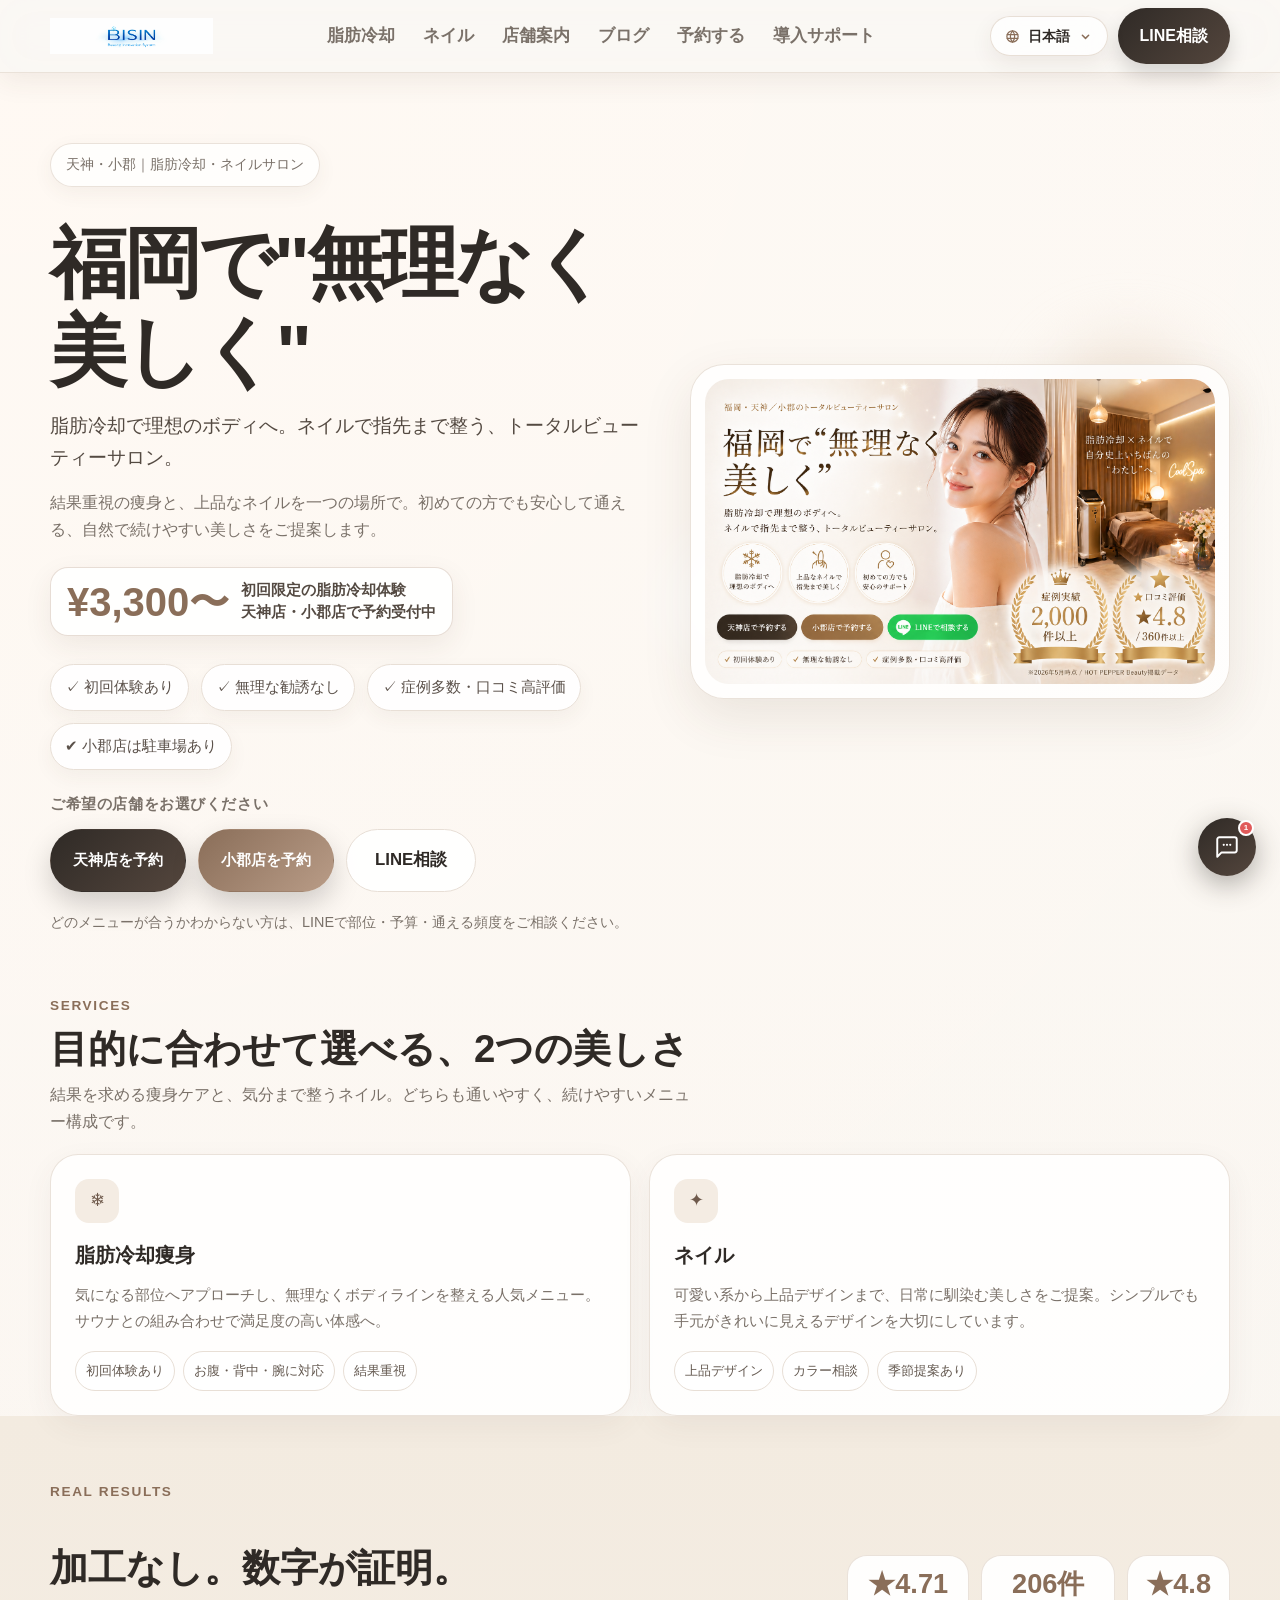
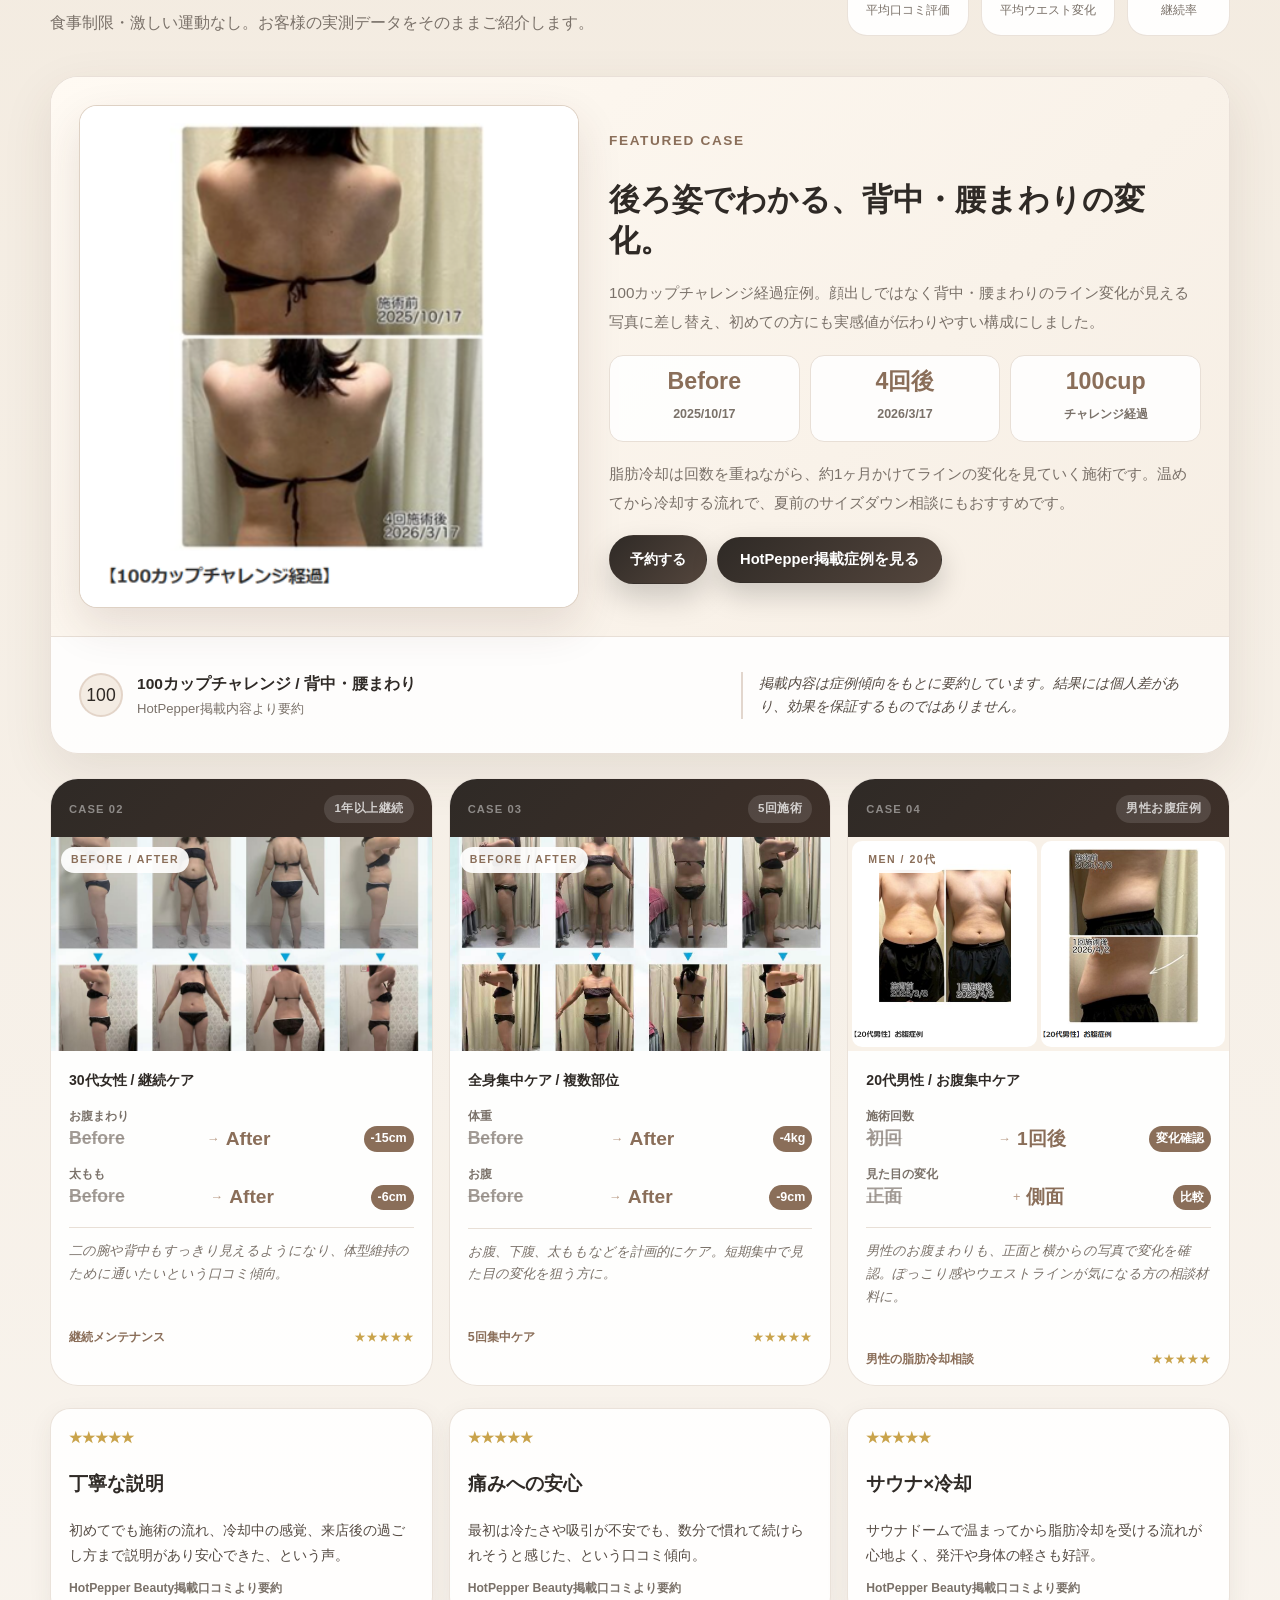
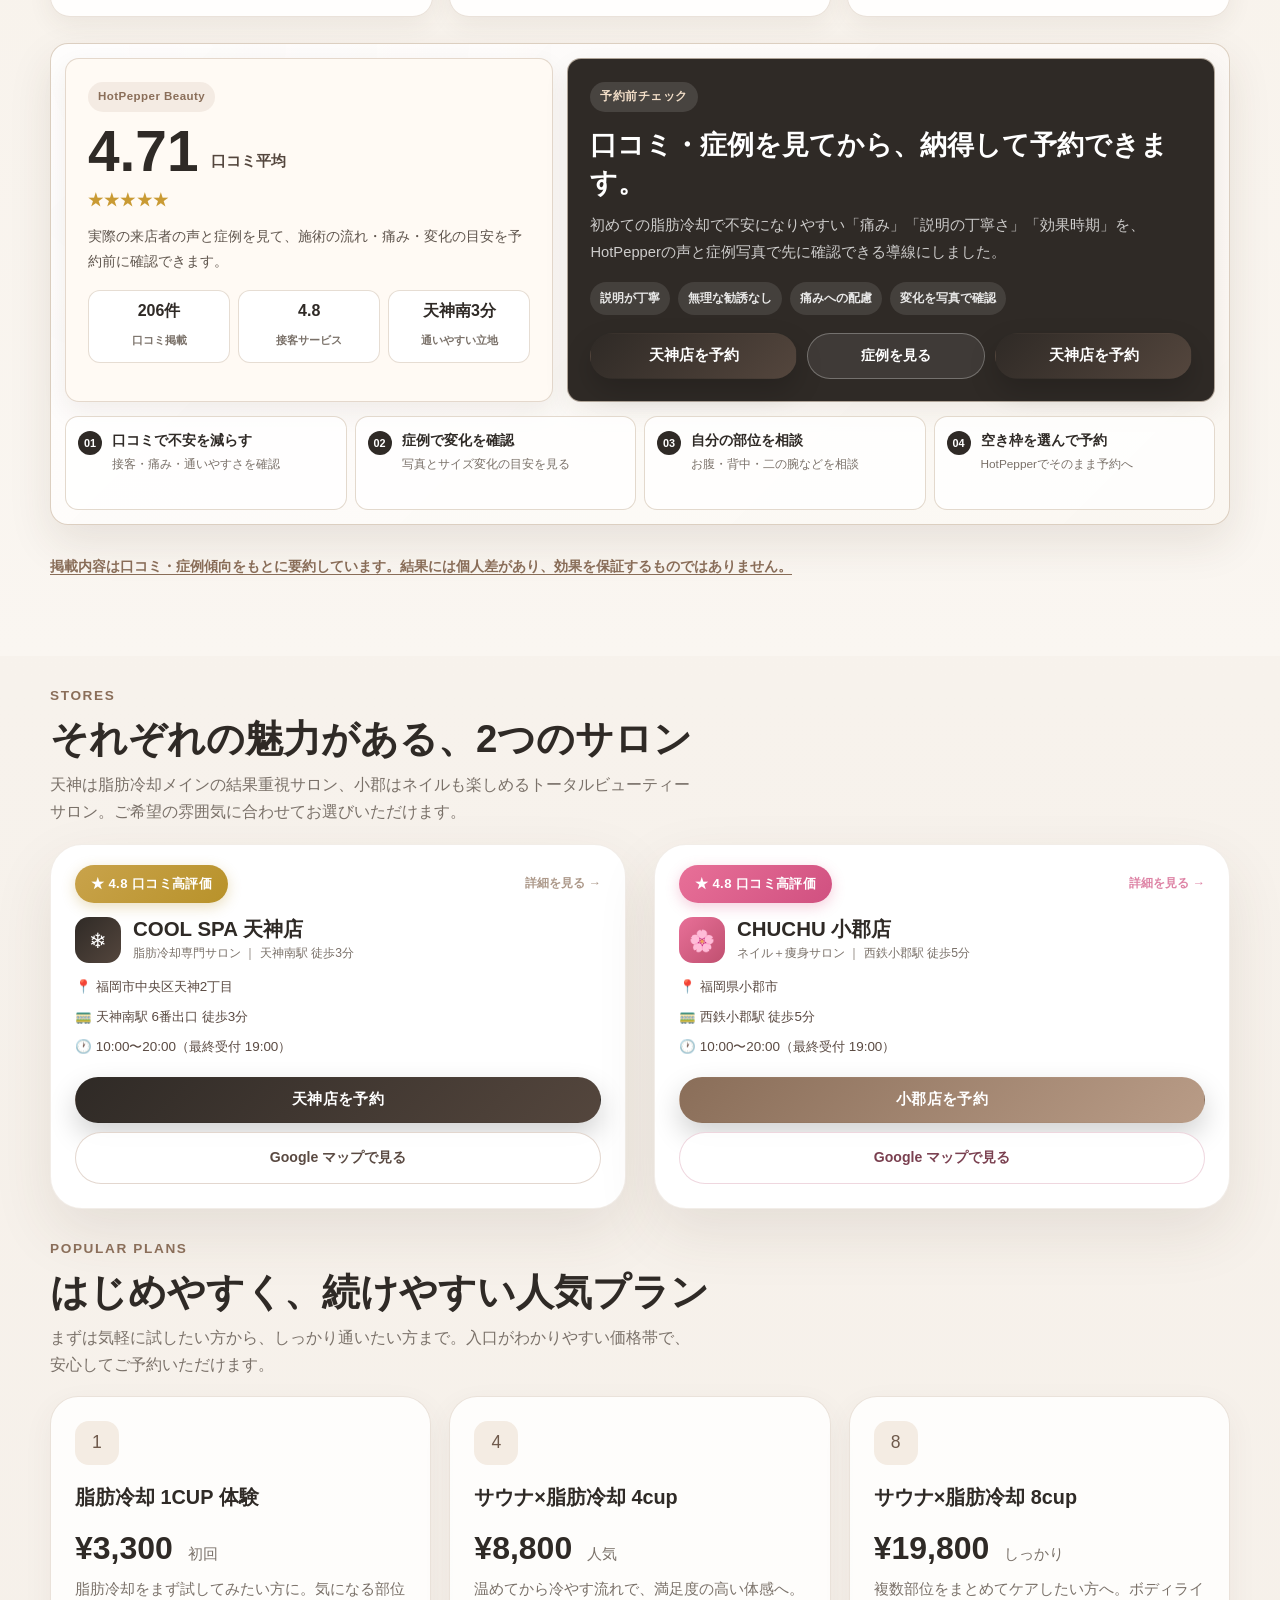
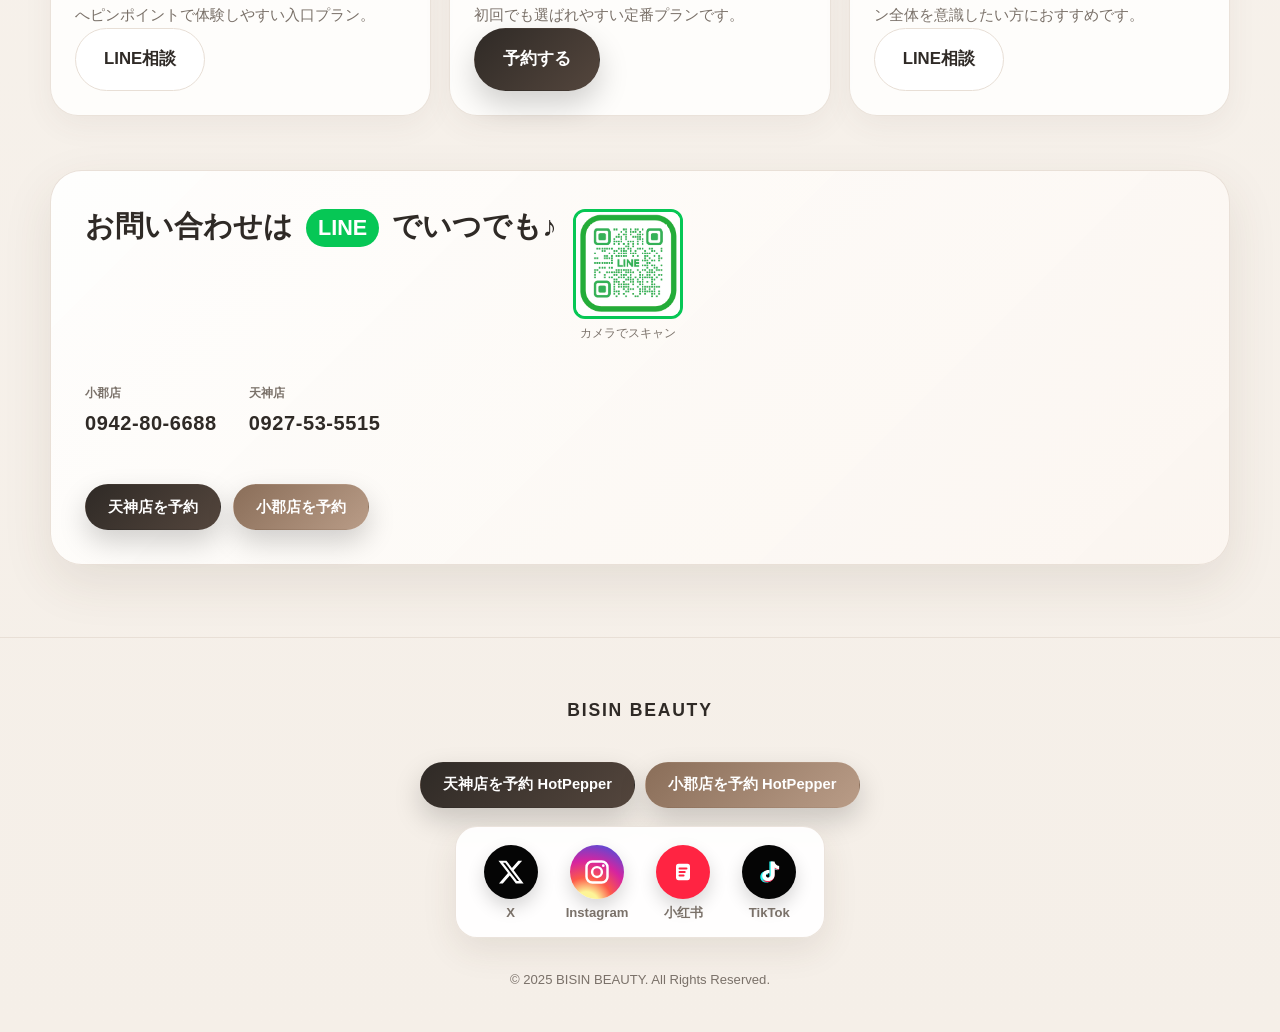
<file: index.html>
<!DOCTYPE html>
<html lang="ja">
<head>
  <meta charset="UTF-8" />
  <meta name="viewport" content="width=device-width, initial-scale=1.0" />
  <title>福岡・天神/小郡の脂肪冷却サロン｜初回体験¥3,300｜BISIN BEAUTY</title>
  <meta name="description" content="福岡・天神/小郡で脂肪冷却痩身を体験。初回¥3,300から、食事制限なし・無理な勧誘なしで気になる部位をケア。天神COOL SPA・小郡CHUCHUで予約受付中。" />
  <link rel="canonical" href="https://coolspa.bisincool.co.jp/" />
  <meta property="og:type" content="website" />
  <meta property="og:site_name" content="BISIN BEAUTY" />
  <meta property="og:title" content="福岡・天神/小郡の脂肪冷却サロン｜初回体験¥3,300｜BISIN BEAUTY" />
  <meta property="og:description" content="福岡・天神/小郡で脂肪冷却痩身を体験。初回¥3,300から、食事制限なし・無理な勧誘なしで気になる部位をケア。" />
  <meta property="og:url" content="https://coolspa.bisincool.co.jp/" />
  <meta property="og:image" content="https://coolspa.bisincool.co.jp/images/hero-cover.png" />
  <meta name="twitter:card" content="summary_large_image" />
  <style>
    :root {
      --bg: #f7f3ee;
      --bg-soft: #fcfaf7;
      --card: rgba(255,255,255,0.82);
      --text: #2f2a26;
      --muted: #7a7169;
      --line: #e8dfd6;
      --accent: #b99c87;
      --accent-dark: #8a6e59;
      --shadow: 0 18px 50px rgba(74, 56, 42, 0.10);
      --radius-xl: 28px;
      --radius-lg: 20px;
      --radius-md: 14px;
      --max: 1180px;
    }

    * { box-sizing: border-box; }
    html { scroll-behavior: smooth; }
    body {
      margin: 0;
      font-family: "Hiragino Sans", "Yu Gothic", "Noto Sans JP", sans-serif;
      color: var(--text);
      background:
        radial-gradient(circle at top left, #fff9f3 0, transparent 34%),
        radial-gradient(circle at right center, #f1e7dd 0, transparent 26%),
        linear-gradient(180deg, #fbf8f4 0%, #f5efe8 100%);
      line-height: 1.7;
    }

    a { color: inherit; text-decoration: none; }
    img { max-width: 100%; display: block; }

    .container {
      width: min(var(--max), calc(100% - 32px));
      margin: 0 auto;
    }

    .site-header {
      position: sticky;
      top: 0;
      z-index: 50;
      border-bottom: 1px solid rgba(232, 223, 214, 0.8);
    }
    .site-header::before {
      content: "";
      position: absolute;
      inset: 0;
      backdrop-filter: blur(18px);
      background: rgba(251, 248, 244, 0.76);
      z-index: -1;
      pointer-events: none;
    }

    .header-inner {
      min-height: 72px;
      display: flex;
      align-items: center;
      justify-content: space-between;
      gap: 16px;
    }

    .logo {
      font-size: 1.25rem;
      font-weight: 800;
      letter-spacing: 0.1em;
      display: inline-flex;
      align-items: center;
    }
    .logo img {
      height: 36px;
      width: auto;
      display: block;
    }

    .nav {
      display: flex;
      align-items: center;
      gap: 28px;
      color: var(--muted);
      font-size: 1.05rem;
      font-weight: 600;
    }

    .nav-close { display: none; }
    .hamburger { display: none; }

    .nav a:hover { color: var(--text); }

    .header-cta {
      display: inline-flex;
      align-items: center;
      justify-content: center;
      border-radius: 999px;
      padding: 14px 22px;
      background: linear-gradient(135deg, #2f2a26 0%, #54463d 100%);
      color: white;
      font-size: 1rem;
      font-weight: 700;
      box-shadow: 0 10px 20px rgba(0,0,0,0.15);
      transition: transform 0.2s ease, box-shadow 0.2s ease;
    }

    .header-cta:hover {
      transform: translateY(-2px);
      box-shadow: 0 16px 28px rgba(0,0,0,0.2);
    }

    .hero {
      padding: 56px 0 32px;
    }

    .hero-grid {
      display: grid;
      grid-template-columns: 1.05fr 0.95fr;
      gap: 44px;
      align-items: center;
    }

    .tagline {
      display: inline-flex;
      align-items: center;
      gap: 8px;
      padding: 9px 15px;
      background: rgba(255,255,255,0.76);
      border: 1px solid rgba(232,223,214,0.9);
      border-radius: 999px;
      color: var(--muted);
      font-size: 0.88rem;
      box-shadow: 0 6px 20px rgba(78, 63, 52, 0.06);
    }

    .hero h1 {
      margin: 18px 0 14px;
      font-size: clamp(2.8rem, 6vw, 4.8rem);
      line-height: 1.15;
      letter-spacing: -0.04em;
      font-weight: 800;
    }

    .hero h1 .hero-price {
      display: inline-block;
      color: var(--accent-dark);
      white-space: nowrap;
    }

    .hero-sub {
      font-size: clamp(1.04rem, 1.5vw, 1.24rem);
      color: #544a42;
      margin: 0 0 14px;
      max-width: 620px;
    }

    .hero-desc {
      color: var(--muted);
      margin: 0;
      max-width: 620px;
      font-size: 1rem;
    }

    .trust-list {
      display: flex;
      flex-wrap: wrap;
      gap: 12px;
      margin: 28px 0 22px;
    }

    .trust-item {
      padding: 10px 14px;
      border-radius: 999px;
      background: rgba(255,255,255,0.9);
      border: 1px solid var(--line);
      box-shadow: 0 8px 20px rgba(74,56,42,0.05);
      color: #5b514a;
      font-size: 0.92rem;
      white-space: nowrap;
    }

    .hero-offer {
      display: grid;
      grid-template-columns: auto 1fr;
      gap: 12px;
      align-items: center;
      width: fit-content;
      max-width: 100%;
      margin: 24px 0 18px;
      padding: 12px 16px;
      border-radius: 18px;
      border: 1px solid rgba(185,156,135,0.34);
      background: rgba(255,255,255,0.88);
      box-shadow: 0 10px 28px rgba(74,56,42,0.08);
    }

    .hero-offer-price {
      color: var(--accent-dark);
      font-size: clamp(1.8rem, 3.2vw, 2.5rem);
      font-weight: 900;
      line-height: 1;
      white-space: nowrap;
    }

    .hero-offer-copy {
      color: #544a42;
      font-size: 0.92rem;
      font-weight: 800;
      line-height: 1.45;
    }

    .store-select {
      font-size: 0.92rem;
      color: var(--muted);
      margin: 0 0 12px;
      font-weight: 600;
      letter-spacing: 0.04em;
    }

    .cta-group {
      display: flex;
      flex-wrap: wrap;
      gap: 12px;
      margin-bottom: 18px;
    }

    .btn {
      display: inline-flex;
      align-items: center;
      justify-content: center;
      border-radius: 999px;
      padding: 16px 28px;
      font-size: 1.05rem;
      font-weight: 800;
      transition: transform .2s ease, box-shadow .2s ease, background .2s ease;
      border: 1px solid transparent;
      cursor: pointer;
    }

    .btn:hover {
      transform: translateY(-1px);
      box-shadow: 0 14px 26px rgba(74,56,42,0.12);
    }

    .btn-primary {
      background: linear-gradient(135deg, #2f2a26 0%, #54463d 100%);
      color: #fff;
      box-shadow: 0 14px 30px rgba(0,0,0,0.18);
    }

    .btn-primary:hover {
      transform: translateY(-2px) scale(1.02);
      box-shadow: 0 20px 36px rgba(0,0,0,0.25);
    }

    .btn-secondary {
      background: rgba(255,255,255,0.95);
      border-color: var(--line);
      color: var(--text);
      font-weight: 700;
    }

    .btn-secondary:hover {
      background: #fff;
      transform: translateY(-2px);
    }

    .hero-note {
      color: var(--muted);
      font-size: 0.9rem;
    }

    .hero-visual {
      position: relative;
    }

    .hero-visual::before,
    .hero-visual::after {
      content: "";
      position: absolute;
      border-radius: 50%;
      filter: blur(30px);
      z-index: 0;
    }

    .hero-visual::before {
      width: 160px;
      height: 160px;
      background: rgba(239, 225, 212, 0.8);
      top: -24px;
      right: 22px;
    }

    .hero-visual::after {
      width: 120px;
      height: 120px;
      background: rgba(255, 255, 255, 0.9);
      left: -14px;
      bottom: 38px;
    }

    .hero-card {
      position: relative;
      z-index: 1;
      overflow: hidden;
      border-radius: 34px;
      background: rgba(255,255,255,0.78);
      border: 1px solid rgba(232,223,214,0.9);
      box-shadow: var(--shadow);
      padding: 14px;
    }

    .hero-image {
      aspect-ratio: 1620 / 971;
      border-radius: 24px;
      background: url('images/hero-cover.png') center/cover no-repeat;
      position: relative;
      overflow: hidden;
    }

    .section {
      padding: 28px 0 0;
    }

    .section-head {
      display: flex;
      align-items: end;
      justify-content: space-between;
      gap: 16px;
      margin-bottom: 18px;
    }

    .eyebrow {
      color: var(--accent-dark);
      font-size: 0.85rem;
      letter-spacing: 0.12em;
      text-transform: uppercase;
      font-weight: 700;
      margin-bottom: 8px;
    }

    .section h2 {
      margin: 0;
      font-size: clamp(1.6rem, 3vw, 2.4rem);
      line-height: 1.25;
    }

    .section-lead {
      margin: 8px 0 0;
      color: var(--muted);
      max-width: 640px;
    }

    .cards-2, .cards-3 {
      display: grid;
      gap: 18px;
    }

    .cards-2 { grid-template-columns: repeat(2, minmax(0, 1fr)); }
    .cards-3 { grid-template-columns: repeat(3, minmax(0, 1fr)); }

    .card {
      background: var(--card);
      border: 1px solid rgba(232,223,214,0.9);
      border-radius: var(--radius-xl);
      padding: 24px;
      box-shadow: 0 10px 30px rgba(84, 70, 61, 0.06);
    }

    .service-card .service-icon,
    .store-card .store-badge,
    .plan-card .plan-badge {
      display: inline-flex;
      align-items: center;
      justify-content: center;
      min-width: 44px;
      height: 44px;
      border-radius: 14px;
      background: #f4ece3;
      color: #6f5a4c;
      font-size: 1.1rem;
      margin-bottom: 16px;
    }

    .card h3 {
      margin: 0 0 10px;
      font-size: 1.24rem;
    }

    .card p {
      margin: 0;
      color: var(--muted);
      font-size: 0.96rem;
    }

    .mini-list {
      display: flex;
      flex-wrap: wrap;
      gap: 8px;
      margin-top: 16px;
    }

    .mini-tag {
      display: inline-flex;
      align-items: center;
      padding: 8px 10px;
      border-radius: 999px;
      background: rgba(255,255,255,0.9);
      border: 1px solid var(--line);
      color: #645950;
      font-size: 0.84rem;
    }

    .store-card {
      display: grid;
      grid-template-columns: 1.15fr 0.85fr;
      gap: 18px;
      align-items: stretch;
    }

    .store-visual {
      border-radius: 22px;
      min-height: 240px;
      background-size: cover;
      background-position: center;
    }

    .store-visual.tenjin {
      background-image: url('images/store/OutView01.jpg');
    }

    .store-visual-ogori,
    .store-visual.ogori {
      background-image: url('images/store/building_250x250.jpg');
    }

    .store-top {
      display: flex;
      justify-content: space-between;
      gap: 12px;
      align-items: start;
      margin-bottom: 8px;
    }

    .store-name {
      font-size: 1.36rem;
      margin: 0;
    }

    .store-meta {
      color: var(--muted);
      font-size: 0.92rem;
    }

    .store-score {
      text-align: right;
      font-size: 0.9rem;
      color: var(--muted);
      white-space: nowrap;
    }

    .store-score strong {
      display: block;
      color: var(--text);
      font-size: 1.2rem;
    }

    /* ── PREMIUM STORE CARDS ───────────────────── */
    .sc-grid{display:grid;grid-template-columns:1fr 1fr;gap:28px;align-items:start}
    .sc-card{background:#fff;border-radius:32px;overflow:hidden;box-shadow:0 24px 60px rgba(74,56,42,.10);border:1px solid rgba(232,223,214,.55);display:flex;flex-direction:column}
    /* top bar */
    .sc-top-bar{padding:20px 24px 0;display:flex;align-items:center;justify-content:space-between}
    .sc-rating-badge{display:inline-flex;align-items:center;gap:5px;padding:8px 16px;border-radius:999px;font-size:.82rem;font-weight:800;letter-spacing:.03em}
    .sc-tenjin .sc-rating-badge{background:linear-gradient(135deg,#c9a34b,#b8922a);color:#fff;box-shadow:0 4px 14px rgba(185,147,42,.3)}
    .sc-chuchu .sc-rating-badge{background:linear-gradient(135deg,#e87098,#d05080);color:#fff;box-shadow:0 4px 14px rgba(220,80,128,.28)}
    .sc-detail-link{font-size:.78rem;font-weight:700;color:var(--accent-dark);opacity:.7;transition:opacity .2s}
    .sc-detail-link:hover{opacity:1}
    /* identity */
    .sc-identity{padding:14px 24px 0;display:flex;align-items:center;gap:12px}
    .sc-icon-wrap{width:46px;height:46px;border-radius:14px;display:flex;align-items:center;justify-content:center;font-size:1.3rem;flex-shrink:0}
    .sc-tenjin .sc-icon-wrap{background:linear-gradient(135deg,#2f2a26,#54463d);color:#fff}
    .sc-chuchu .sc-icon-wrap{background:linear-gradient(135deg,#e87098,#c05070)}
    .sc-store-name{font-size:1.28rem;font-weight:800;color:#2f2a26;line-height:1.2}
    .sc-store-sub{font-size:.76rem;color:var(--muted);margin-top:2px}
    /* hero img */
    .sc-hero{margin:14px 24px 0;border-radius:20px;overflow:hidden;height:190px;background-size:cover;background-position:center;position:relative}
    .sc-hero::after{content:"";position:absolute;inset:0;background:linear-gradient(180deg,transparent 45%,rgba(47,42,38,.25))}
    /* desc */
    .sc-desc{padding:14px 24px 0;font-size:.91rem;color:#4a3d35;line-height:1.78}
    /* tags */
    .sc-tags{padding:10px 24px 0;display:flex;flex-wrap:wrap;gap:7px}
    .sc-tag{display:inline-flex;align-items:center;gap:4px;padding:5px 11px;border-radius:999px;font-size:.76rem;font-weight:700;background:rgba(255,255,255,.9);border:1px solid var(--line);color:#5a4a42}
    /* mini map */
    .sc-map-wrap{margin:14px 24px 0;border-radius:16px;overflow:hidden;border:1px solid rgba(218,208,194,.65);box-shadow:0 6px 18px rgba(74,56,42,.06)}
    /* photos */
    .sc-photos-grid{margin:14px 24px 0;display:grid;grid-template-columns:repeat(3,1fr);gap:8px}
    .sc-photo{border-radius:14px;overflow:hidden;aspect-ratio:4/3;position:relative;background:linear-gradient(135deg,#f4ece3,#e8dfd6);display:flex;align-items:center;justify-content:center;font-size:.7rem;color:rgba(138,110,89,.4);font-weight:600;flex-direction:column;gap:4px;box-shadow:0 4px 12px rgba(74,56,42,.07)}
    .sc-chuchu .sc-photo{background:linear-gradient(135deg,#fde8ef,#f8d4e0)}
    .sc-photo img{position:absolute;inset:0;width:100%;height:100%;object-fit:cover}
    .sc-photo-lbl{font-size:.68rem;font-weight:700;color:#7a6050;text-align:center;margin-top:4px}
    .sc-chuchu .sc-photo-lbl{color:#9a5060}
    /* info */
    .sc-info-block{padding:12px 24px 0;display:flex;flex-direction:column;gap:7px}
    .sc-info-item{display:flex;align-items:center;gap:8px;font-size:.84rem;color:#5a4a42}
    /* CTA */
    .sc-cta-wrap{padding:18px 24px 24px;display:flex;flex-direction:column;gap:9px;margin-top:auto}
    .sc-btn-line{display:flex;align-items:center;justify-content:center;gap:8px;padding:15px 24px;background:#06c755;color:#fff;border-radius:999px;font-size:.97rem;font-weight:800;letter-spacing:.02em;box-shadow:0 8px 24px rgba(6,199,85,.32);transition:transform .2s,box-shadow .2s;text-decoration:none}
    .sc-btn-line:hover{transform:translateY(-2px);box-shadow:0 14px 32px rgba(6,199,85,.42)}
    .sc-btn-gmap{display:flex;align-items:center;justify-content:center;gap:7px;padding:13px 24px;background:rgba(255,255,255,.9);border:1.5px solid rgba(185,156,135,.4);color:#5a4a42;border-radius:999px;font-size:.88rem;font-weight:700;transition:transform .2s;text-decoration:none}
    .sc-chuchu .sc-btn-gmap{border-color:rgba(215,155,175,.4);color:#7a4050}
    .sc-btn-gmap:hover{transform:translateY(-2px)}
    @media(max-width:960px){.sc-grid{grid-template-columns:1fr}}

    .plan-price {
      margin: 16px 0 10px;
      font-size: 2rem;
      font-weight: 700;
      line-height: 1.1;
    }

    .plan-price small {
      font-size: 0.92rem;
      color: var(--muted);
      font-weight: 500;
      margin-left: 6px;
    }

    .plan-desc {
      margin-bottom: 18px;
    }

    .bottom-cta {
      padding: 54px 0 72px;
    }

    .bottom-box {
      background: linear-gradient(135deg, rgba(255,255,255,0.9) 0%, rgba(251,246,240,0.92) 100%);
      border: 1px solid rgba(232,223,214,0.95);
      border-radius: 32px;
      padding: 34px;
      box-shadow: var(--shadow);
      text-align: center;
    }

    .bottom-box h2 {
      margin: 0 0 10px;
      font-size: clamp(1.8rem, 3vw, 2.6rem);
    }

    .bottom-box p {
      margin: 0 auto 22px;
      max-width: 620px;
      color: var(--muted);
    }


    /* ===== CASES ===== */
    .cases-section {
      padding: 64px 0;
      background: linear-gradient(180deg, #f3ebe0 0%, #faf6f1 100%);
    }
    .cases-head {
      display: flex; align-items: flex-end;
      justify-content: space-between; gap: 24px;
      margin-bottom: 40px;
    }
    .cases-kpi {
      display: flex; flex-shrink: 0; gap: 12px; flex-wrap: wrap;
      align-items: flex-end;
    }
    .kpi-chip {
      text-align: center;
      padding: 14px 18px;
      background: rgba(255,255,255,0.92);
      border: 1px solid rgba(232,223,214,0.9);
      border-radius: var(--radius-lg);
      box-shadow: var(--shadow-sm);
      min-width: 90px;
    }
    .kpi-chip .kpi-num {
      display: block; font-size: 1.7rem; font-weight: 900;
      line-height: 1; color: var(--accent-dark);
    }
    .kpi-chip .kpi-label {
      display: block; font-size: 0.72rem; color: var(--muted);
      margin-top: 4px; white-space: nowrap;
    }

    /* featured case */
    .case-featured {
      border-radius: var(--radius-xl);
      background: rgba(255,255,255,0.88);
      border: 1px solid rgba(232,223,214,0.95);
      box-shadow: var(--shadow);
      overflow: hidden; margin-bottom: 24px;
    }
    .case-featured-top {
      display: grid; grid-template-columns: 1fr auto 1fr;
      align-items: stretch; min-height: 280px;
    }
    .case-single-visual {
      display: grid;
      grid-template-columns: minmax(260px, 500px) 1fr;
      gap: 30px;
      align-items: center;
      padding: 28px;
      background: linear-gradient(135deg, #fffaf3 0%, #f6eee4 100%);
    }
    .case-single-image-card {
      background: #fff;
      border: 1px solid rgba(219, 205, 190, 0.9);
      border-radius: 18px;
      box-shadow: 0 18px 45px rgba(70, 45, 30, 0.12);
      overflow: hidden;
    }
    .case-single-image-card img {
      display: block;
      width: 100%;
      height: auto;
    }
    .case-single-copy {
      display: flex;
      flex-direction: column;
      gap: 18px;
    }
    .case-single-copy h3 {
      margin: 0;
      font-size: clamp(1.35rem, 2.4vw, 2rem);
      line-height: 1.35;
      letter-spacing: 0;
    }
    .case-single-copy p {
      margin: 0;
      color: var(--muted);
      line-height: 1.9;
      font-size: 0.95rem;
    }
    .case-single-badges {
      display: grid;
      grid-template-columns: repeat(3, minmax(0, 1fr));
      gap: 10px;
    }
    .case-single-badge {
      padding: 14px 12px;
      background: rgba(255,255,255,0.88);
      border: 1px solid var(--line);
      border-radius: 14px;
      text-align: center;
    }
    .case-single-badge strong {
      display: block;
      font-size: 1.45rem;
      line-height: 1;
      color: var(--accent-dark);
      margin-bottom: 6px;
    }
    .case-single-badge span {
      font-size: 0.78rem;
      color: var(--muted);
      font-weight: 700;
    }
    .ba-panel { display: flex; flex-direction: column; }
    .ba-panel-label {
      padding: 12px 20px 10px; font-size: 0.72rem; font-weight: 900;
      letter-spacing: 0.18em; text-transform: uppercase;
    }
    .ba-panel.before .ba-panel-label { background: #2f2a26; color: rgba(255,255,255,0.4); }
    .ba-panel.after  .ba-panel-label { background: #fdf6ec; color: var(--accent-dark); }

    /* IMAGE SLOT */
    .ba-img-slot {
      flex: 1; position: relative; display: flex;
      align-items: center; justify-content: center;
      flex-direction: column; gap: 10px;
      font-size: 0.82rem; font-weight: 600; min-height: 200px;
    }
    .ba-panel.before .ba-img-slot { background: #3a3028; color: rgba(255,255,255,0.3); border-top: 1px solid rgba(255,255,255,0.06); }
    .ba-panel.after  .ba-img-slot { background: #faeedd; color: rgba(138,110,89,0.4); border-top: 1px solid rgba(185,156,135,0.2); }
    .ba-img-slot .slot-icon { font-size: 2rem; opacity: 0.4; }
    .ba-img-slot .slot-label { font-size: 0.76rem; letter-spacing: 0.06em; opacity: 0.5; }
    .ba-img-slot img { position: absolute; inset: 0; width: 100%; height: 100%; object-fit: cover; }

    .ba-stats-strip { padding: 14px 20px; }
    .ba-panel.before .ba-stats-strip { background: #2f2a26; }
    .ba-panel.after  .ba-stats-strip { background: #fdf6ec; border-top: 1px solid rgba(185,156,135,0.2); }
    .ba-stat-row { display: flex; justify-content: space-between; align-items: baseline; margin-bottom: 6px; }
    .ba-stat-row:last-child { margin-bottom: 0; }
    .ba-stat-row .sn { font-size: 0.74rem; font-weight: 600; }
    .ba-panel.before .ba-stat-row .sn { color: rgba(255,255,255,0.45); }
    .ba-panel.after  .ba-stat-row .sn { color: var(--muted); }
    .ba-stat-row .sv { font-size: 1.5rem; font-weight: 900; line-height: 1; }
    .ba-panel.before .ba-stat-row .sv { color: rgba(255,255,255,0.6); }
    .ba-panel.after  .ba-stat-row .sv { color: var(--accent-dark); }

    .ba-center {
      display: flex; flex-direction: column;
      align-items: center; justify-content: center;
      gap: 8px; padding: 20px 14px;
      background: rgba(247,243,238,0.5);
      border-left: 1px solid var(--line);
      border-right: 1px solid var(--line);
      min-width: 120px;
    }
    .ba-arrow {
      font-size: 1.8rem; color: var(--accent-dark);
      animation: arrow-pulse 2s ease-in-out infinite;
    }
    @keyframes arrow-pulse {
      0%,100% { transform: translateX(0); opacity: 1; }
      50% { transform: translateX(4px); opacity: 0.7; }
    }
    .ba-diff-row {
      text-align: center; padding: 7px 12px;
      background: rgba(255,255,255,0.95);
      border: 1px solid rgba(185,156,135,0.3);
      border-radius: 10px;
      box-shadow: 0 4px 12px rgba(74,56,42,0.07);
    }
    .ba-diff-row .d-val {
      display: block; font-size: 1.2rem; font-weight: 900;
      color: var(--accent-dark); line-height: 1;
    }
    .ba-diff-row .d-label {
      font-size: 0.68rem; color: var(--muted); display: block; margin-top: 2px;
    }

    .case-featured-bottom {
      padding: 20px 28px;
      border-top: 1px solid var(--line);
      display: flex; align-items: center;
      justify-content: space-between; gap: 16px;
      flex-wrap: wrap;
    }
    .case-profile { display: flex; align-items: center; gap: 14px; }
    .case-avatar {
      width: 44px; height: 44px; border-radius: 50%;
      background: #f4ece3; border: 2px solid rgba(185,156,135,0.3);
      display: flex; align-items: center; justify-content: center;
      font-size: 1.1rem; flex-shrink: 0;
    }
    .case-profile-name { font-weight: 800; font-size: 0.97rem; }
    .case-profile-meta { font-size: 0.82rem; color: var(--muted); }
    .case-quote {
      flex: 1; font-size: 0.88rem; color: #544a42;
      font-style: italic; max-width: 460px;
      padding-left: 16px;
      border-left: 2px solid rgba(185,156,135,0.4);
    }
    .case-sessions {
      flex-shrink: 0; text-align: center;
      padding: 10px 16px;
      background: #f4ece3;
      border: 1px solid rgba(185,156,135,0.25);
      border-radius: var(--radius-md);
    }
    .case-sessions .s-num { display: block; font-size: 1.5rem; font-weight: 900; color: var(--accent-dark); line-height: 1; }
    .case-sessions .s-label { font-size: 0.7rem; color: var(--muted); }

    /* case grid */
    .cases-grid { display: grid; grid-template-columns: repeat(3, 1fr); gap: 16px; }
    .case-card {
      background: rgba(255,255,255,0.88);
      border: 1px solid rgba(232,223,214,0.9);
      border-radius: var(--radius-xl); overflow: hidden;
      box-shadow: var(--shadow-sm);
      transition: transform .25s, box-shadow .25s;
    }
    .case-card:hover { transform: translateY(-4px); box-shadow: var(--shadow); }
    .case-card-header {
      padding: 16px 18px 14px;
      background: linear-gradient(135deg, #2f2a26 0%, #3e3029 100%);
      display: flex; align-items: center; justify-content: space-between;
    }
    .case-num-badge {
      font-size: 0.7rem; font-weight: 900; letter-spacing: 0.1em;
      color: rgba(255,255,255,0.45); text-transform: uppercase;
    }
    .case-tag {
      padding: 4px 10px; border-radius: 999px;
      background: rgba(255,255,255,0.12);
      color: rgba(255,255,255,0.75);
      font-size: 0.72rem; font-weight: 700; letter-spacing: 0.04em;
    }
    .case-banner {
      position: relative;
      aspect-ratio: 16 / 9;
      overflow: hidden;
      background: #2f2a26;
    }
    .case-banner img {
      width: 100%;
      height: 100%;
      object-fit: cover;
      display: block;
    }
    .case-banner.dual-case {
      display: grid;
      grid-template-columns: 1fr 1fr;
      gap: 4px;
      padding: 4px;
      background: #f8f1e8;
    }
    .case-banner.dual-case img {
      border-radius: 10px;
      background: #fff;
      object-fit: cover;
    }
    .case-banner .banner-tag {
      position: absolute;
      top: 10px;
      left: 10px;
      background: rgba(255,255,255,0.92);
      color: var(--accent-dark);
      font-size: 0.66rem;
      font-weight: 900;
      letter-spacing: 0.14em;
      padding: 4px 10px;
      border-radius: 999px;
    }
    .case-card-body { padding: 18px; }
    .case-card-subject {
      font-size: 0.88rem; font-weight: 800; margin-bottom: 14px;
      color: var(--text);
    }
    .case-numbers { display: flex; flex-direction: column; gap: 10px; margin-bottom: 14px; }
    .case-number-row {
      display: grid; grid-template-columns: 1fr auto 1fr auto;
      align-items: center; gap: 6px;
    }
    .cn-label { font-size: 0.72rem; color: var(--muted); font-weight: 600; grid-column: 1/-1; margin-bottom: -4px; }
    .cn-before {
      font-size: 1.1rem; font-weight: 700; color: rgba(100,89,80,0.6);
      text-decoration: line-through; text-decoration-color: rgba(100,89,80,0.3);
    }
    .cn-arrow { color: var(--accent); font-size: 0.8rem; }
    .cn-after { font-size: 1.2rem; font-weight: 900; color: var(--accent-dark); }
    .cn-diff {
      font-size: 0.78rem; font-weight: 800;
      color: #fff; padding: 2px 7px; border-radius: 999px;
      background: var(--accent-dark);
    }
    .case-mini-quote {
      font-size: 0.83rem; color: var(--muted); font-style: italic;
      padding-top: 12px; border-top: 1px solid var(--line);
    }
    .case-card-footer {
      padding: 10px 18px 14px;
      display: flex; align-items: center; justify-content: space-between;
    }
    .case-session-badge {
      font-size: 0.78rem; color: var(--accent-dark); font-weight: 700;
    }
    .case-stars { color: #c9a34b; font-size: 0.78rem; }

    /* disclaimer */
    .cases-disclaimer {
      margin-top: 20px; padding: 13px 17px;
      background: rgba(255,255,255,0.7);
      border: 1px solid var(--line); border-radius: var(--radius-md);
      font-size: 0.8rem; color: var(--muted);
    }
    .review-proof-grid {
      display: grid;
      grid-template-columns: repeat(3, minmax(0, 1fr));
      gap: 16px;
      margin-top: 22px;
    }
    .review-proof-card {
      background: rgba(255,255,255,0.88);
      border: 1px solid rgba(232,223,214,0.9);
      border-radius: var(--radius-lg);
      padding: 18px;
      box-shadow: var(--shadow-sm);
    }
    .review-proof-card .rpc-stars {
      color: #c9a34b;
      font-size: 0.82rem;
      font-weight: 900;
      margin-bottom: 8px;
    }
    .review-proof-card p {
      margin: 0;
      color: #544a42;
      font-size: 0.88rem;
      line-height: 1.75;
    }
    .review-proof-card small {
      display: block;
      margin-top: 10px;
      color: var(--muted);
      font-size: 0.76rem;
      font-weight: 700;
    }

    @media (max-width: 980px) {
      .case-featured-top { grid-template-columns: 1fr; }
      .case-single-visual { grid-template-columns: 1fr; padding: 18px; gap: 20px; }
      .ba-center { flex-direction: row; min-width: unset; padding: 14px 20px; border: none; border-top: 1px solid var(--line); border-bottom: 1px solid var(--line); }
      .ba-arrow { transform: rotate(90deg); }
      .cases-head { flex-direction: column; align-items: flex-start; }
      .cases-grid { grid-template-columns: 1fr 1fr; }

      .hero-grid,
      .store-card,
      .cards-3 {
        grid-template-columns: 1fr;
      }

      .hero {
        padding-top: 34px;
      }

      .hero-visual {
        order: -1;
      }

      .cards-2 {
        grid-template-columns: 1fr;
      }

      .section-head {
        align-items: start;
        flex-direction: column;
      }
    }

    @media (max-width: 720px) {
      .cases-grid { grid-template-columns: 1fr; }
      .case-featured-bottom { flex-direction: column; }
      .case-quote { padding-left: 0; border-left: none; border-top: 1px solid var(--line); padding-top: 12px; }
      .review-proof-grid { grid-template-columns: 1fr; }
      .case-single-badges { grid-template-columns: 1fr; }
      .case-number-row { grid-template-columns: 1fr auto 1fr; }
      .case-number-row .cn-diff { grid-column: 1 / -1; justify-self: flex-end; }
      .bottom-cta { padding-bottom: 118px; }
      .ba-stat .bs-val { font-size: 1.7rem; }
      .ba-stats-strip { padding: 10px 14px; }
      .ba-img-slot { min-height: 140px; }
      .kpi-chip .kpi-num { font-size: 1.3rem; }
      .nav {
        display: none;
        flex-direction: column;
        position: fixed;
        top: 0;
        left: 0;
        width: 100%;
        height: 100vh;
        height: 100dvh;
        overflow-y: auto;
        background: #fff;
        backdrop-filter: none;
        z-index: 1000;
        justify-content: flex-start;
        align-items: center;
        gap: 24px;
        font-size: 1.08rem;
        padding: 88px 24px 32px;
      }
      .nav.open {
        display: flex;
      }
      .nav-close {
        position: absolute;
        top: 24px;
        right: 24px;
        background: none;
        border: none;
        font-size: 2rem;
        cursor: pointer;
        color: var(--text);
      }
      .hamburger {
        display: flex;
        flex-direction: column;
        gap: 5px;
        background: none;
        border: none;
        cursor: pointer;
        padding: 8px;
        z-index: 1001;
      }
      .hamburger span {
        display: block;
        width: 24px;
        height: 2px;
        background: var(--text);
        border-radius: 2px;
      }

      .header-inner {
        min-height: 64px;
      }

      .hero h1 {
        letter-spacing: -0.04em;
      }

      .hero-offer {
        grid-template-columns: 1fr;
        width: 100%;
      }

      .hero-offer-copy {
        font-size: 0.88rem;
      }

      .cta-group {
        flex-direction: column;
      }

      .btn {
        width: 100%;
      }

      .card,
      .bottom-box {
        padding: 22px;
      }

      .bottom-box img {
        max-width: 128px;
        height: auto;
      }

      .container {
        width: min(var(--max), calc(100% - 20px));
      }
    }
      .footer{padding:40px 0 28px;border-top:1px solid var(--line)}
    .footer-inner{display:flex;flex-direction:column;align-items:center;gap:18px;text-align:center}
    .footer-brand{font-size:1.1rem;font-weight:800;letter-spacing:.1em;color:var(--text)}
    .footer-reserve{display:flex;gap:10px;flex-wrap:wrap;justify-content:center}
    .footer-hp-btn{display:inline-flex;align-items:center;gap:7px;padding:10px 18px;border-radius:999px;background:#ff4b4b;color:#fff;font-size:.86rem;font-weight:700;transition:opacity .2s}
    .footer-hp-btn:hover{opacity:.85}
    .hp-badge{font-size:.68rem;background:rgba(0,0,0,.15);padding:2px 7px;border-radius:4px}
    .footer-sns{display:flex;align-items:center;justify-content:center;gap:24px;flex-wrap:wrap;background:rgba(255,255,255,.92);border:1px solid rgba(232,223,214,.85);border-radius:22px;padding:18px 24px;box-shadow:0 12px 34px rgba(74,56,42,.10)}
    .sns-btn{width:auto;height:auto;min-width:62px;border-radius:0;background:transparent;display:inline-flex;flex-direction:column;align-items:center;justify-content:center;gap:7px;color:var(--muted);font-size:.82rem;font-weight:600;line-height:1;text-decoration:none;transition:color .2s,transform .2s}
    .sns-btn .sns-icon{width:54px;height:54px;border-radius:50%;display:inline-flex;align-items:center;justify-content:center;box-shadow:0 8px 18px rgba(0,0,0,.16);transition:transform .2s,box-shadow .2s}
    .sns-btn svg{width:28px;height:28px;display:block}
    .sns-btn:hover{background:transparent;color:var(--text);transform:translateY(-2px)}
    .sns-btn:hover .sns-icon{transform:translateY(-1px);box-shadow:0 12px 24px rgba(0,0,0,.18)}
    .sns-btn.x .sns-icon,.sns-btn.tiktok .sns-icon{background:#050505;color:#fff}
    .sns-btn.instagram .sns-icon{background:radial-gradient(circle at 30% 110%,#fdf497 0,#fdf497 18%,#fd5949 38%,#d6249f 62%,#285aeb 100%);color:#fff}
    .sns-btn.rednote .sns-icon{background:#ff2442;color:#fff}
    .sns-label{display:block;white-space:nowrap}
    @media(max-width:640px){.footer-sns{gap:16px;padding:16px 18px;border-radius:20px}.sns-btn{min-width:58px}.sns-btn .sns-icon{width:50px;height:50px}.sns-btn svg{width:26px;height:26px}}
    .footer-copy{font-size:.82rem;color:var(--muted)}
  </style>
  <link rel="stylesheet" href="css/i18n.css?v=2" />
  <link rel="stylesheet" href="css/cta-unified.css?v=3" />
</head>
<body>
  <header class="site-header">
    <div class="container header-inner">
      <a class="logo" href="index.html"><img src="images/logo/bisin_blue_logo_70.png" alt="BISIN BEAUTY"></a>
      <nav class="nav" id="globalNav">
        <button class="nav-close" onclick="document.getElementById('globalNav').classList.remove('open')" aria-label="閉じる">✕</button>
        <a href="services/fat-freezing.html" onclick="document.getElementById('globalNav').classList.remove('open')">脂肪冷却</a>
        <a href="services/nail.html" onclick="document.getElementById('globalNav').classList.remove('open')">ネイル</a>
        <a href="stores/coolspa-tenjin.html" onclick="document.getElementById('globalNav').classList.remove('open')">店舗案内</a>
        <a href="blog/index.html" onclick="document.getElementById('globalNav').classList.remove('open')">症例・ビフォーアフター</a>
        <a href="#contact" onclick="document.getElementById('globalNav').classList.remove('open')">ご予約</a>
        <a href="for-business.html" onclick="document.getElementById('globalNav').classList.remove('open')">開業支援</a>
      </nav>
      <div style="display:flex;align-items:center;gap:12px;">
        <a class="header-cta" href="#contact">LINE相談</a>
        <button class="hamburger" onclick="document.getElementById('globalNav').classList.toggle('open')" aria-label="メニュー">
          <span></span><span></span><span></span>
        </button>
      </div>
    </div>
  </header>

  <main>
    <section class="hero">
      <div class="container hero-grid">
        <div>
          <p class="tagline">福岡・天神/小郡｜脂肪冷却痩身サロン</p>
          <h1>食事制限なしで、気になる部位を集中ケア。<span class="hero-price">初回体験¥3,300</span></h1>
          <p class="hero-sub">脂肪冷却でお腹・腰まわり・太ももにアプローチ。天神COOL SPAと小郡CHUCHUで、初めての方も予約しやすい体験メニューをご用意しています。</p>
          <p class="hero-desc">無理な勧誘なし。施術前に悩みや目標を確認し、料金と通い方をわかりやすくご案内します。</p>

          <div class="hero-offer" aria-label="初回体験キャンペーン">
            <div class="hero-offer-price">¥3,300〜</div>
            <div class="hero-offer-copy">初回限定の脂肪冷却体験<br>天神店・小郡店で予約受付中</div>
          </div>

          <div class="trust-list">
            <span class="trust-item">✔ 食事制限なし</span>
            <span class="trust-item">✔ 無理な勧誘なし</span>
            <span class="trust-item">✔ 天神南駅徒歩3分</span>
            <span class="trust-item">✔ 小郡店は駐車場あり</span>
          </div>

          <p class="store-select">初回体験の店舗をお選びください</p>
          <div class="cta-group">
            <a href="https://beauty.hotpepper.jp/kr/slnH000736255/" target="_blank" rel="noopener" class="btn btn-primary">天神店の初回体験を予約</a>
            <a href="https://beauty.hotpepper.jp/kr/slnH000498862/" target="_blank" rel="noopener" class="btn btn-primary">小郡店の初回体験を予約</a>
            <a href="#contact" class="btn btn-secondary">LINEで無料相談</a>
          </div>
          <div class="hero-note">どのメニューが合うかわからない方は、LINEで部位・予算・通える頻度をご相談ください。</div>
        </div>

        <div class="hero-visual">
          <div class="hero-card">
            <div class="hero-image"></div>
          </div>
        </div>
      </div>
    </section>

    <section class="section" id="services">
      <div class="container">
        <div class="section-head">
          <div>
            <div class="eyebrow">Services</div>
            <h2>目的に合わせて選べる、2つの美しさ</h2>
            <p class="section-lead">結果を求める痩身ケアと、気分まで整うネイル。どちらも"通いやすく、続けやすい"を大切にしたメニュー構成です。</p>
          </div>
        </div>

        <div class="cards-2">
          <article class="card service-card">
            <div class="service-icon">❄</div>
            <h3>脂肪冷却痩身</h3>
            <p>気になる部位へアプローチし、無理なくボディラインを整える人気メニュー。サウナとの組み合わせで満足度の高い体感へ。</p>
            <div class="mini-list">
              <span class="mini-tag">初回体験あり</span>
              <span class="mini-tag">お腹・背中・脚に対応</span>
              <span class="mini-tag">結果重視</span>
            </div>
          </article>

          <article class="card service-card">
            <div class="service-icon">✦</div>
            <h3>ネイル</h3>
            <p>可愛い系から上品デザインまで、日常に馴染む美しさをご提案。シンプルでも手元がきれいに見えるデザインを大切にしています。</p>
            <div class="mini-list">
              <span class="mini-tag">上品デザイン</span>
              <span class="mini-tag">カラー豊富</span>
              <span class="mini-tag">季節提案あり</span>
            </div>
          </article>
        </div>
      </div>
    </section>

    <!-- ===== CASES ===== -->
    <section class="cases-section" id="results">
      <div class="container">
        <div class="cases-head">
          <div>
            <div class="eyebrow">Real Results</div>
            <h2 class="section-title" style="font-size:clamp(1.6rem,3vw,2.4rem);margin-bottom:8px">口コミと実測値で見る、リアルな変化。</h2>
            <p class="section-lead">HotPepper Beauty掲載の口コミ・症例傾向をもとに、通う前に知りたい変化量、体感、接客の安心感を整理しました。</p>
          </div>
          <div class="cases-kpi">
            <div class="kpi-chip"><span class="kpi-num">★4.71</span><span class="kpi-label">HotPepper口コミ平均</span></div>
            <div class="kpi-chip"><span class="kpi-num">206件</span><span class="kpi-label">口コミ掲載数</span></div>
            <div class="kpi-chip"><span class="kpi-num">★4.8</span><span class="kpi-label">接客サービス</span></div>
          </div>
        </div>

        <div class="case-featured">
        <div class="case-single-visual">
          <div class="case-single-image-card">
            <img src="images/cases/uploaded/100cup-back-before-after02-web.png" alt="100カップチャレンジ 背中と腰まわりのビフォーアフター症例">
          </div>
          <div class="case-single-copy">
            <div class="eyebrow">Featured Case</div>
            <h3>後ろ姿でわかる、背中・腰まわりの変化。</h3>
            <p>100カップチャレンジ経過症例。顔出しではなく背中・腰まわりのライン変化が見える写真に差し替え、初めての方にも実感値が伝わりやすい構成にしました。</p>
            <div class="case-single-badges">
              <div class="case-single-badge"><strong>Before</strong><span>2025/10/17</span></div>
              <div class="case-single-badge"><strong>4回後</strong><span>2026/3/17</span></div>
              <div class="case-single-badge"><strong>100cup</strong><span>チャレンジ経過</span></div>
            </div>
            <p>脂肪冷却は回数を重ねながら、約1ヶ月かけてラインの変化を見ていく施術です。温めてから冷却する流れで、夏前のサイズダウン相談にもおすすめです。</p>
            <div style="display:flex;gap:10px;flex-wrap:wrap;align-items:center">
              <a href="services/fat-freezing.html#contact" class="btn btn-primary" style="font-size:.9rem;padding:11px 20px">初回体験を予約する</a>
              <a href="https://beauty.hotpepper.jp/kr/slnH000736255/photo/" target="_blank" rel="noopener" style="font-size:.82rem;color:var(--muted);font-weight:700">HotPepper掲載症例を見る</a>
            </div>
          </div>
        </div>
        <div class="case-featured-bottom">
          <div class="case-profile">
            <div class="case-avatar">100</div>
            <div><div class="case-profile-name">100カップチャレンジ / 背中・腰まわり</div><div class="case-profile-meta">HotPepper掲載内容より要約</div></div>
          </div>
          <p class="case-quote">掲載内容は症例傾向をもとに要約しています。結果には個人差があり、効果を保証するものではありません。</p>
        </div>
      </div>

      <div class="cases-grid">
          <div class="case-card">
            <div class="case-card-header"><span class="case-num-badge">Case 02</span><span class="case-tag">1年以上継続</span></div>
            <div class="case-banner"><img src="images/cases/11.ladybeforeafter.JPG" alt="脂肪冷却 継続症例"><span class="banner-tag">BEFORE / AFTER</span></div>
            <div class="case-card-body"><div class="case-card-subject">30代女性 / 継続ケア</div><div class="case-numbers"><div><div class="cn-label">お腹まわり</div><div class="case-number-row"><span class="cn-before">Before</span><span class="cn-arrow">→</span><span class="cn-after">After</span><span class="cn-diff">-15cm</span></div></div><div><div class="cn-label">太もも</div><div class="case-number-row"><span class="cn-before">Before</span><span class="cn-arrow">→</span><span class="cn-after">After</span><span class="cn-diff">-6cm</span></div></div></div><p class="case-mini-quote">二の腕や背中もすっきり見えるようになり、体型維持のために通いたいという口コミ傾向。</p></div>
            <div class="case-card-footer"><span class="case-session-badge">継続メンテナンス</span><span class="case-stars">★★★★★</span></div>
          </div>

          <div class="case-card">
            <div class="case-card-header"><span class="case-num-badge">Case 03</span><span class="case-tag">5回施術</span></div>
            <div class="case-banner"><img src="images/cases/12.ladybeforeafter2.JPG" alt="脂肪冷却 5回施術"><span class="banner-tag">BEFORE / AFTER</span></div>
            <div class="case-card-body"><div class="case-card-subject">全身集中ケア / 複数部位</div><div class="case-numbers"><div><div class="cn-label">体重</div><div class="case-number-row"><span class="cn-before">Before</span><span class="cn-arrow">→</span><span class="cn-after">After</span><span class="cn-diff">-4kg</span></div></div><div><div class="cn-label">お腹</div><div class="case-number-row"><span class="cn-before">Before</span><span class="cn-arrow">→</span><span class="cn-after">After</span><span class="cn-diff">-9cm</span></div></div></div><p class="case-mini-quote">お腹、下腹、太ももなどを計画的にケア。短期集中で見た目の変化を狙う方に。</p></div>
            <div class="case-card-footer"><span class="case-session-badge">5回集中ケア</span><span class="case-stars">★★★★★</span></div>
          </div>

          <div class="case-card">
            <div class="case-card-header"><span class="case-num-badge">Case 04</span><span class="case-tag">男性お腹症例</span></div>
            <div class="case-banner dual-case">
              <img src="images/cases/uploaded/man20-before-after-web.png" alt="20代男性 お腹症例 正面 before after">
              <img src="images/cases/uploaded/man20-before-after02-web.png" alt="20代男性 お腹症例 側面 before after">
              <span class="banner-tag">MEN / 20代</span>
            </div>
            <div class="case-card-body"><div class="case-card-subject">20代男性 / お腹集中ケア</div><div class="case-numbers"><div><div class="cn-label">施術回数</div><div class="case-number-row"><span class="cn-before">初回</span><span class="cn-arrow">→</span><span class="cn-after">1回後</span><span class="cn-diff">変化確認</span></div></div><div><div class="cn-label">見た目の変化</div><div class="case-number-row"><span class="cn-before">正面</span><span class="cn-arrow">+</span><span class="cn-after">側面</span><span class="cn-diff">比較</span></div></div></div><p class="case-mini-quote">男性のお腹まわりも、正面と横からの写真で変化を確認。ぽっこり感やウエストラインが気になる方の相談材料に。</p></div>
            <div class="case-card-footer"><span class="case-session-badge">男性の脂肪冷却相談</span><span class="case-stars">★★★★★</span></div>
          </div>
        </div>

        <div class="review-proof-grid">
          <div class="review-proof-card"><div class="rpc-stars">★★★★★</div><h3>丁寧な説明</h3><p>初めてでも施術の流れ、冷却中の感覚、来店後の過ごし方まで説明があり安心できた、という声。</p><small>HotPepper Beauty掲載口コミより要約</small></div>
          <div class="review-proof-card"><div class="rpc-stars">★★★★★</div><h3>痛みへの安心</h3><p>最初は冷たさや吸引が不安でも、数分で慣れて続けられそうと感じた、という口コミ傾向。</p><small>HotPepper Beauty掲載口コミより要約</small></div>
          <div class="review-proof-card"><div class="rpc-stars">★★★★★</div><h3>サウナ×冷却</h3><p>サウナドームで温まってから脂肪冷却を受ける流れが心地よく、発汗や身体の軽さも好評。</p><small>HotPepper Beauty掲載口コミより要約</small></div>
        </div>

        <div class="hotpepper-review-bridge hotpepper-review-bridge--premium" aria-label="HotPepper口コミから予約までの案内">
          <div class="hotpepper-score-card">
            <div class="hotpepper-score-kicker">HotPepper Beauty</div>
            <div class="hotpepper-score-main"><strong>4.71</strong><span>口コミ平均</span></div>
            <div class="hotpepper-stars" aria-label="5段階評価">★★★★★</div>
            <p class="hotpepper-score-copy">実際の来店者の声と症例を見て、施術の流れ・痛み・変化の目安を予約前に確認できます。</p>
            <div class="hotpepper-score-sub">
              <div><strong>206件</strong><span>口コミ掲載</span></div>
              <div><strong>4.8</strong><span>接客サービス</span></div>
              <div><strong>天神南3分</strong><span>通いやすい立地</span></div>
            </div>
          </div>
          <div class="hotpepper-booking-card">
            <div>
              <span class="hotpepper-card-label">予約前チェック</span>
              <h3>口コミ・症例を見てから、納得して予約できます。</h3>
              <p>初めての脂肪冷却で不安になりやすい「痛み」「説明の丁寧さ」「効果時期」を、HotPepperの声と症例写真で先に確認できる導線にしました。</p>
              <div class="hotpepper-highlight-list"><span>説明が丁寧</span><span>無理な勧誘なし</span><span>痛みへの配慮</span><span>変化を写真で確認</span></div>
            </div>
            <div class="hotpepper-bridge-actions">
              <a class="hotpepper-bridge-btn primary" href="https://beauty.hotpepper.jp/kr/slnH000736255/review/" target="_blank" rel="noopener">口コミを見る</a>
              <a class="hotpepper-bridge-btn secondary" href="#results">症例を見る</a>
              <a class="hotpepper-bridge-btn reserve" href="https://beauty.hotpepper.jp/kr/slnH000736255/" target="_blank" rel="noopener">天神店を予約</a>
            </div>
          </div>
          <div class="hotpepper-review-steps">
            <div class="hotpepper-review-step"><span>01</span><strong>口コミで不安を減らす</strong><small>接客・痛み・通いやすさを確認</small></div>
            <div class="hotpepper-review-step"><span>02</span><strong>症例で変化を確認</strong><small>写真とサイズ変化の目安を見る</small></div>
            <div class="hotpepper-review-step"><span>03</span><strong>自分の部位を相談</strong><small>お腹・背中・二の腕などを相談</small></div>
            <div class="hotpepper-review-step"><span>04</span><strong>空き枠を選んで予約</strong><small>HotPepperでそのまま予約へ</small></div>
          </div>
        </div>
        <div class="cases-source-link">
          <p>掲載内容は口コミ・症例傾向をもとに要約しています。結果には個人差があり、効果を保証するものではありません。</p>
        </div>
      </div>
    </section>

    <section class="section" id="stores">
      <div class="container">
        <div class="section-head">
          <div>
            <div class="eyebrow">Stores</div>
            <h2>それぞれの魅力がある、2つのサロン</h2>
            <p class="section-lead">天神は脂肪冷却メインの結果重視サロン、小郡はネイルも楽しめるトータルビューティーサロン。ご希望の雰囲気に合わせてお選びいただけます。</p>
          </div>
        </div>

        <div class="sc-grid">

          <!-- ── COOL SPA 天神店 ── -->
          <div class="sc-card sc-tenjin">
            <!-- top bar -->
            <div class="sc-top-bar">
              <span class="sc-rating-badge">★ 4.7 &nbsp;口コミ高評価</span>
              <a href="stores/coolspa-tenjin.html" class="sc-detail-link">詳細を見る →</a>
            </div>
            <!-- identity -->
            <div class="sc-identity">
              <div class="sc-icon-wrap">❄</div>
              <div>
                <div class="sc-store-name">COOL SPA 天神店</div>
                <div class="sc-store-sub">脂肪冷却専門サロン ｜ 天神南駅 徒歩3分</div>
              </div>
            </div>

            <!-- info -->
            <div class="sc-info-block">
              <div class="sc-info-item">📍 福岡市中央区天神2丁目</div>
              <div class="sc-info-item">🚃 天神南駅 6番出口 徒歩3分</div>
              <div class="sc-info-item">🕐 10:00〜20:00（最終受付 19:00）</div>
            </div>
            <!-- CTA -->
            <div class="sc-cta-wrap">
              <a href="https://beauty.hotpepper.jp/kr/slnH000736255/" target="_blank" rel="noopener" class="sc-btn-line">
                <svg width="22" height="22" viewBox="0 0 24 24" fill="none"><path d="M12 2C6.477 2 2 6.062 2 11.07c0 4.496 3.653 8.26 8.58 8.932.333.074.787.226.902.52.103.264.067.677.033.944l-.146.9c-.044.264-.204 1.033.905.563 1.109-.47 5.983-3.526 8.168-6.037C21.526 14.84 22 13.02 22 11.07 22 6.062 17.523 2 12 2z" fill="white"/></svg>
                LINEで予約する
              </a>
              <a href="https://maps.app.goo.gl/xiro6ehUkLmiZFgH6" target="_blank" rel="noopener" class="sc-btn-gmap">
                <svg width="17" height="17" viewBox="0 0 24 24" fill="none"><path d="M12 2C8.13 2 5 5.13 5 9c0 5.25 7 13 7 13s7-7.75 7-13c0-3.87-3.13-7-7-7zm0 9.5a2.5 2.5 0 010-5 2.5 2.5 0 010 5z" fill="#c9a34b"/></svg>
                Google マップで見る
              </a>
            </div>
          </div>

          <!-- ── CHUCHU 小郡店 ── -->
          <div class="sc-card sc-chuchu">
            <!-- top bar -->
            <div class="sc-top-bar">
              <span class="sc-rating-badge">★ 4.8 &nbsp;口コミ高評価</span>
              <a href="stores/chuchu-ogori.html" class="sc-detail-link" style="color:#d05080">詳細を見る →</a>
            </div>
            <!-- identity -->
            <div class="sc-identity">
              <div class="sc-icon-wrap">🌸</div>
              <div>
                <div class="sc-store-name" style="color:#2f2a26">CHUCHU 小郡店</div>
                <div class="sc-store-sub">ネイル＋痩身サロン ｜ 西鉄小郡駅 徒歩5分</div>
              </div>
            </div>

            <!-- info -->
            <div class="sc-info-block">
              <div class="sc-info-item">📍 福岡県小郡市</div>
              <div class="sc-info-item">🚃 西鉄小郡駅 徒歩5分</div>
              <div class="sc-info-item">🕐 10:00〜20:00（最終受付 19:00）</div>
            </div>
            <!-- CTA -->
            <div class="sc-cta-wrap">
              <a href="https://beauty.hotpepper.jp/kr/slnH000498862/" target="_blank" rel="noopener" class="sc-btn-line">
                <svg width="22" height="22" viewBox="0 0 24 24" fill="none"><path d="M12 2C6.477 2 2 6.062 2 11.07c0 4.496 3.653 8.26 8.58 8.932.333.074.787.226.902.52.103.264.067.677.033.944l-.146.9c-.044.264-.204 1.033.905.563 1.109-.47 5.983-3.526 8.168-6.037C21.526 14.84 22 13.02 22 11.07 22 6.062 17.523 2 12 2z" fill="white"/></svg>
                LINEで予約する
              </a>
              <a href="https://maps.app.goo.gl/DpAhsADoLLEro8qQ6" target="_blank" rel="noopener" class="sc-btn-gmap">
                <svg width="17" height="17" viewBox="0 0 24 24" fill="none"><path d="M12 2C8.13 2 5 5.13 5 9c0 5.25 7 13 7 13s7-7.75 7-13c0-3.87-3.13-7-7-7zm0 9.5a2.5 2.5 0 010-5 2.5 2.5 0 010 5z" fill="#e87098"/></svg>
                Google マップで見る
              </a>
            </div>
          </div>

        </div>
      </div>
    </section>

    <section class="section" id="plans">
      <div class="container">
        <div class="section-head">
          <div>
            <div class="eyebrow">Popular Plans</div>
            <h2>はじめやすく、続けやすい人気プラン</h2>
            <p class="section-lead">まずは気軽に試したい方から、しっかり通いたい方まで。入口がわかりやすい価格帯で、安心してご予約いただけます。</p>
          </div>
        </div>

        <div class="cards-3">
          <article class="card plan-card">
            <div class="plan-badge">1</div>
            <h3>脂肪冷却 1CUP 体験</h3>
            <div class="plan-price">¥3,300 <small>初回</small></div>
            <p class="plan-desc">脂肪冷却をまず試してみたい方に。気になる部位へピンポイントで体験しやすい入口プラン。</p>
            <a href="#contact" class="btn btn-secondary">体験を相談する</a>
          </article>

          <article class="card plan-card">
            <div class="plan-badge">4</div>
            <h3>サウナ×脂肪冷却 4cup</h3>
            <div class="plan-price">¥8,800 <small>人気</small></div>
            <p class="plan-desc">温めてから冷やす流れで、満足度の高い体感へ。初回でも選ばれやすい定番プランです。</p>
            <a href="#contact" class="btn btn-primary">人気プランを予約</a>
          </article>

          <article class="card plan-card">
            <div class="plan-badge">8</div>
            <h3>サウナ×脂肪冷却 8cup</h3>
            <div class="plan-price">¥19,800 <small>しっかり</small></div>
            <p class="plan-desc">複数部位をまとめてケアしたい方へ。ボディライン全体を意識したい方におすすめです。</p>
            <a href="#contact" class="btn btn-secondary">詳細を見る</a>
          </article>
        </div>
      </div>
    </section>

    <section class="bottom-cta" id="contact">
      <div class="container">
        <div class="bottom-box" style="text-align:left;">
          <!-- タイトル行：LINEテキスト＋QR -->
          <div style="display:inline-flex;align-items:flex-start;gap:16px;margin-bottom:18px;flex-wrap:wrap;">
            <p data-contact-title style="font-size:clamp(1.3rem,2.5vw,1.8rem);font-weight:800;line-height:1.5;color:var(--text);margin:0;">
              <span data-contact-title-prefix>お問い合わせは</span>
              <span data-contact-channel style="display:inline-flex;align-items:center;background:#06c755;color:#fff;font-size:.75em;font-weight:900;padding:3px 12px;border-radius:999px;margin:0 5px;vertical-align:middle;">LINE</span>
              <span data-contact-title-suffix>でいつでも♪</span>
            </p>
            <!-- QRコード：タイトルの斜め右下 -->
            <div style="text-align:center;flex-shrink:0;margin-top:4px;">
              <img data-contact-qr src="images/line-qr.png" alt="LINE QRコード" style="width:110px;height:110px;border-radius:12px;border:3px solid #06c755;display:block;">
              <p data-contact-qr-caption style="color:var(--muted);font-size:.72rem;margin-top:5px;">カメラでスキャン</p>
            </div>
          </div>
          <!-- 電話番号＋ボタン -->
          <div style="display:flex;gap:32px;flex-wrap:wrap;margin-bottom:22px;">
            <div>
              <p style="color:var(--muted);font-size:.78rem;font-weight:700;margin-bottom:2px;">小郡店</p>
              <p style="font-size:1.25rem;font-weight:800;letter-spacing:.03em;color:var(--text);">0942-80-6688</p>
            </div>
            <div>
              <p style="color:var(--muted);font-size:.78rem;font-weight:700;margin-bottom:2px;">天神店</p>
              <p style="font-size:1.25rem;font-weight:800;letter-spacing:.03em;color:var(--text);">0927-53-5515</p>
            </div>
          </div>
          <div style="display:flex;gap:12px;flex-wrap:wrap;">
            <a href="https://beauty.hotpepper.jp/kr/slnH000736255/" target="_blank" rel="noopener" class="btn btn-primary" style="font-size:.9rem;padding:12px 20px;">天神店で予約する</a>
            <a href="https://beauty.hotpepper.jp/kr/slnH000498862/" target="_blank" rel="noopener" class="btn btn-primary" style="font-size:.9rem;padding:12px 20px;">小郡店で予約する</a>
          </div>
        </div>
      </div>
    </section>
  </main>

  <footer class="footer">
  <div class="container footer-inner">
    <p class="footer-brand">BISIN BEAUTY</p>
    <div class="footer-reserve">
      <a href="https://beauty.hotpepper.jp/kr/slnH000736255/" target="_blank" rel="noopener" class="footer-hp-btn"><svg width="13" height="13" viewBox="0 0 24 24" fill="currentColor"><path d="M19 3H5a2 2 0 00-2 2v14a2 2 0 002 2h14a2 2 0 002-2V5a2 2 0 00-2-2zm-7 14l-5-5 1.4-1.4L12 14.2l7.6-7.6L21 8l-9 9z"/></svg>天神店を予約<span class="hp-badge">HotPepper</span></a>
      <a href="https://beauty.hotpepper.jp/kr/slnH000498862/" target="_blank" rel="noopener" class="footer-hp-btn"><svg width="13" height="13" viewBox="0 0 24 24" fill="currentColor"><path d="M19 3H5a2 2 0 00-2 2v14a2 2 0 002 2h14a2 2 0 002-2V5a2 2 0 00-2-2zm-7 14l-5-5 1.4-1.4L12 14.2l7.6-7.6L21 8l-9 9z"/></svg>小郡店を予約<span class="hp-badge">HotPepper</span></a>
    </div>
    <div class="footer-sns">
      <a href="https://x.com/BisinCool" target="_blank" rel="noopener" class="sns-btn x" aria-label="X"><span class="sns-icon"><svg viewBox="0 0 24 24" fill="currentColor" aria-hidden="true"><path d="M18.244 2.25h3.308l-7.227 8.26 8.502 11.24H16.17l-5.214-6.817L4.99 21.75H1.68l7.73-8.835L1.254 2.25H8.08l4.713 6.231zm-1.161 17.52h1.833L7.084 4.126H5.117z"/></svg></span><span class="sns-label">X</span></a>
      <a href="https://www.instagram.com/bisincool/" target="_blank" rel="noopener" class="sns-btn instagram" aria-label="Instagram"><span class="sns-icon"><svg viewBox="0 0 24 24" fill="none" stroke="currentColor" stroke-width="2.1" aria-hidden="true"><rect x="3" y="3" width="18" height="18" rx="5"/><circle cx="12" cy="12" r="4.2"/><circle cx="17.4" cy="6.6" r="1.15" fill="currentColor" stroke="none"/></svg></span><span class="sns-label">Instagram</span></a>
      <a href="https://www.xiaohongshu.com/discovery/item/69e0a2540000000022001ae0?source=webshare&amp;xhsshare=pc_web&amp;xsec_token=AB1BG-D9p5TQa1cb5tnmm_p1D4aSu9qyHYRRPa7bhW69w=&amp;xsec_source=pc_share" target="_blank" rel="noopener" class="sns-btn rednote" aria-label="小红书"><span class="sns-icon"><svg viewBox="0 0 24 24" fill="none" aria-hidden="true"><rect x="6" y="5" width="12" height="14" rx="2.2" fill="currentColor"/><path d="M9 9h6M9 12h4.5M9 15h3.5" stroke="#ff2442" stroke-width="1.7" stroke-linecap="round"/></svg></span><span class="sns-label">小红书</span></a>
      <a href="https://www.tiktok.com/search?lang=ja-JP&amp;q=bisin_coolspa&amp;t=1780551269080" target="_blank" rel="noopener" class="sns-btn tiktok" aria-label="TikTok"><span class="sns-icon"><svg viewBox="0 0 24 24" aria-hidden="true"><path fill="#25F4EE" d="M15.2 3.1c.4 2.4 1.8 3.9 4.2 4.3v3c-1.4 0-2.6-.4-3.7-1.2v6.1c0 3.4-2.5 5.8-5.9 5.8-3 0-5.3-2.1-5.3-4.9 0-3 2.4-5.1 5.7-5.1.3 0 .7 0 1 .1v3.1c-.3-.1-.6-.1-.9-.1-1.4 0-2.3.8-2.3 1.9s.9 1.8 2.1 1.8c1.4 0 2.2-.9 2.2-2.6V3.1h2.9z"/><path fill="#FE2C55" d="M16.4 4.2c.7 1.7 2 2.7 4 3v3c-1.4-.1-2.7-.5-3.8-1.4v6.2c0 3.3-2.5 5.7-5.9 5.7-1.9 0-3.6-.8-4.6-2.2.9.5 1.9.8 3 .8 3.3 0 5.9-2.4 5.9-5.7V4.2h1.4z"/><path fill="#fff" d="M14.1 3.1h2.6c.4 2.1 1.8 3.4 4 3.8v2.7c-1.4-.1-2.7-.5-3.8-1.4v6.2c0 3.1-2.4 5.4-5.6 5.4-2.8 0-5.1-1.9-5.1-4.6 0-2.8 2.3-4.9 5.3-4.9.4 0 .7 0 1 .1v2.8c-.3-.1-.6-.1-.9-.1-1.3 0-2.2.8-2.2 1.8s.9 1.8 2 1.8c1.3 0 2.1-.9 2.1-2.5V3.1z"/></svg></span><span class="sns-label">TikTok</span></a>
    </div>
    <p class="footer-copy">&copy; 2025 BISIN BEAUTY. All Rights Reserved.</p>
  </div>
</footer>
<script src="js/i18n.js?v=13"></script>
<script src="js/cta-unified.js?v=4"></script>
<link rel="stylesheet" href="css/chatbot.css?v=9">
<script src="js/chatbot.js?v=8"></script>
</body>
</html>
</file>
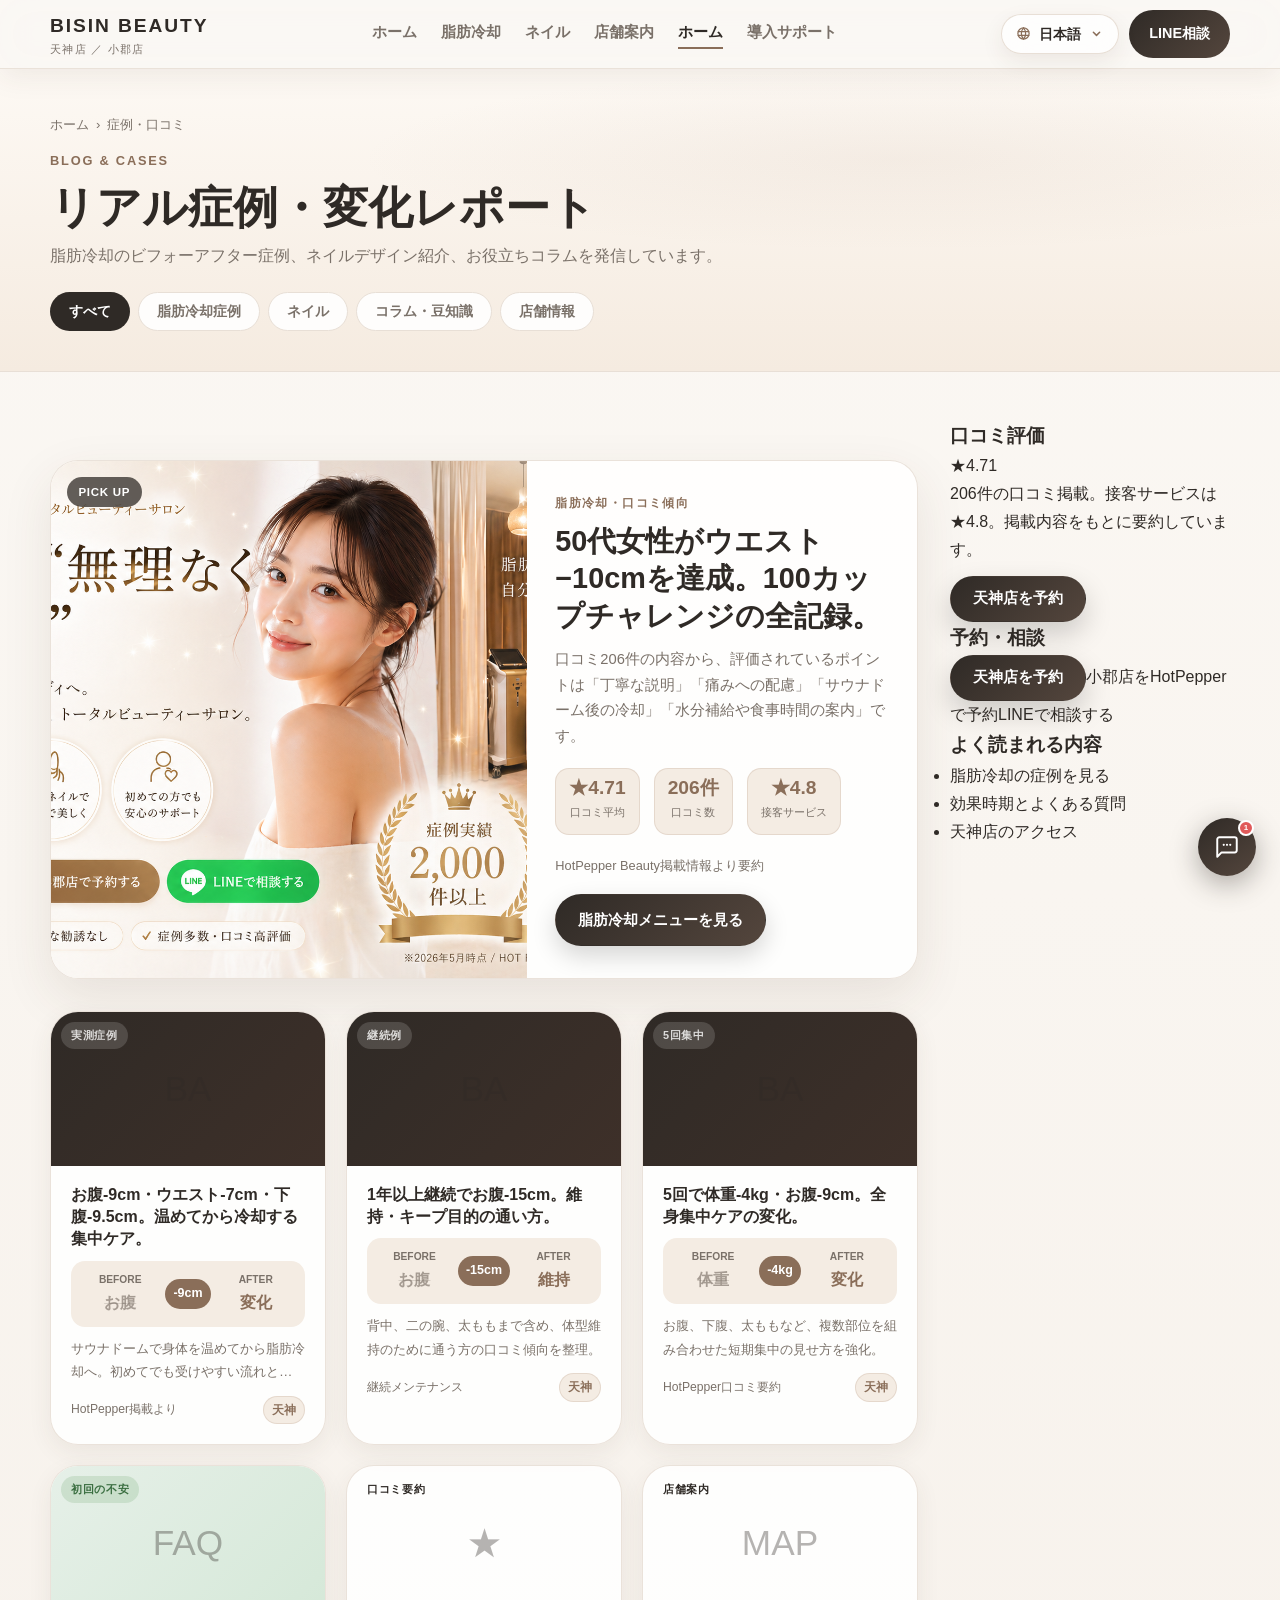
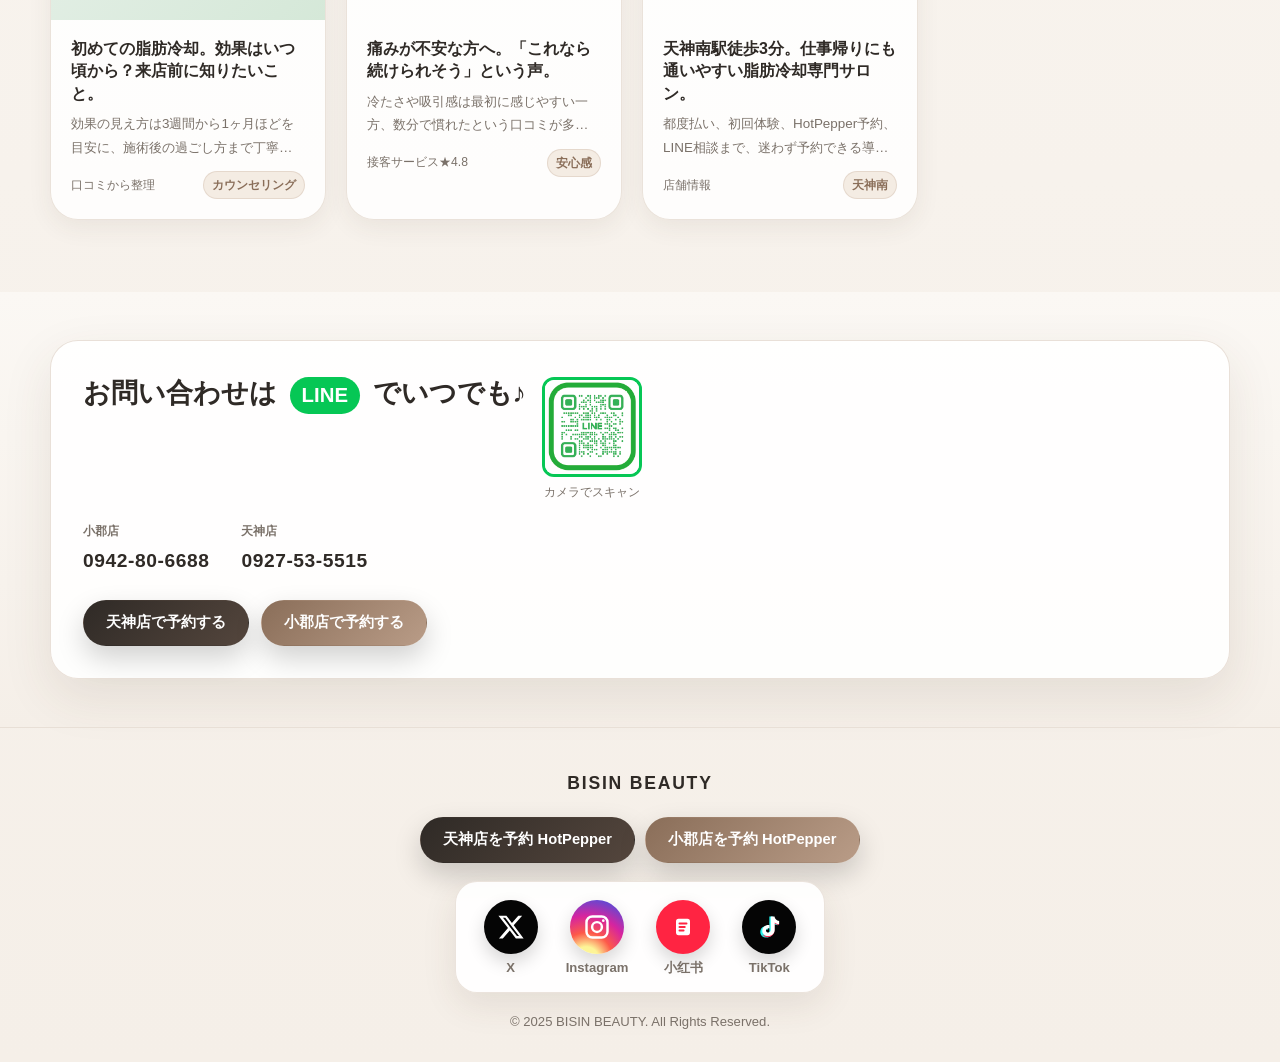
<file: blog/index.html>
<!DOCTYPE html>
<html lang="ja">
<head>
  <meta charset="UTF-8" />
  <meta name="viewport" content="width=device-width, initial-scale=1.0" />
  <title>症例・ブログ | BISIN BEAUTY</title>
  <meta name="description" content="脂肪冷却の症例・ビフォーアフター・お役立ち情報を発信。天神COOL SPA・小郡CHUCHU。" />
  <link rel="canonical" href="https://coolspa.bisincool.co.jp/blog/" />
  <meta property="og:type" content="website" />
  <meta property="og:site_name" content="BISIN BEAUTY" />
  <meta property="og:title" content="症例・ブログ｜脂肪冷却のビフォーアフター｜BISIN BEAUTY" />
  <meta property="og:description" content="脂肪冷却の症例・ビフォーアフター・お役立ち情報を発信。天神COOL SPA・小郡CHUCHU。" />
  <meta property="og:url" content="https://coolspa.bisincool.co.jp/blog/" />
  <meta property="og:image" content="https://coolspa.bisincool.co.jp/images/cases/Mochiafter.JPG" />
  <meta name="twitter:card" content="summary_large_image" />
  <style>
    :root{--bg:#f7f3ee;--card:rgba(255,255,255,0.85);--text:#2f2a26;--muted:#7a7169;--line:#e8dfd6;--accent:#b99c87;--accent-dark:#8a6e59;--shadow:0 18px 50px rgba(74,56,42,0.10);--shadow-sm:0 8px 24px rgba(74,56,42,0.07);--radius-xl:28px;--radius-lg:20px;--radius-md:14px;--max:1180px}
    *{box-sizing:border-box;margin:0;padding:0}
    html{scroll-behavior:smooth}
    body{font-family:"Hiragino Sans","Yu Gothic","Noto Sans JP",sans-serif;color:var(--text);background:linear-gradient(180deg,#fbf8f4,#f5efe8);line-height:1.75}
    a{color:inherit;text-decoration:none}
    .container{width:min(var(--max),calc(100% - 32px));margin:0 auto}
    .site-header{}.site-header::before{content:"";position:absolute;inset:0;backdrop-filter:blur(18px);background:;z-index:-1;pointer-events:none}
    .header-inner{min-height:68px;display:flex;align-items:center;justify-content:space-between;gap:16px}
    .logo{font-size:1.2rem;font-weight:800;letter-spacing:.1em}
    .logo small{display:block;font-size:.68rem;color:var(--muted);font-weight:500;letter-spacing:.12em;margin-top:-2px}
    .nav{display:flex;gap:24px;color:var(--muted);font-size:.95rem;font-weight:600}
    .nav a:hover,.nav a.active{color:var(--text)}
    .nav-close{display:none}
    .hamburger{display:none}
    .nav a.active{border-bottom:2px solid var(--accent-dark);padding-bottom:2px}
    .nav-cta{padding:11px 20px;border-radius:999px;background:linear-gradient(135deg,#2f2a26,#54463d);color:#fff;font-size:.9rem;font-weight:700;transition:transform .2s}
    .nav-cta:hover{transform:translateY(-2px)}
    .btn{display:inline-flex;align-items:center;justify-content:center;gap:6px;border-radius:999px;padding:12px 22px;font-size:.93rem;font-weight:800;border:1px solid transparent;cursor:pointer;transition:transform .2s,box-shadow .2s}
    .btn:hover{transform:translateY(-2px)}
    .btn-primary{background:linear-gradient(135deg,#2f2a26,#54463d);color:#fff;box-shadow:0 10px 24px rgba(0,0,0,.16)}
    .btn-secondary{background:rgba(255,255,255,.95);border-color:var(--line);color:var(--text)}
    .eyebrow{color:var(--accent-dark);font-size:.8rem;letter-spacing:.14em;text-transform:uppercase;font-weight:700;margin-bottom:8px}

    /* PAGE HERO */
    .page-hero{padding:44px 0 40px;background:radial-gradient(ellipse 70% 50% at 70% 30%,rgba(185,156,135,.1) 0,transparent 60%),linear-gradient(180deg,#fdf9f4,#f5ebe0);border-bottom:1px solid var(--line)}
    .breadcrumb{display:flex;gap:7px;align-items:center;font-size:.83rem;color:var(--muted);margin-bottom:14px}
    .breadcrumb a:hover{color:var(--text)}
    .page-hero h1{font-size:clamp(1.8rem,3.5vw,2.8rem);font-weight:800;line-height:1.2;margin-bottom:8px}
    .page-hero p{color:var(--muted);font-size:.97rem;margin-bottom:22px}

    /* FILTER TABS */
    .filter-bar{display:flex;flex-wrap:wrap;gap:8px}
    .filter-tab{padding:9px 18px;border-radius:999px;font-size:.88rem;font-weight:700;cursor:pointer;border:1px solid var(--line);background:rgba(255,255,255,.9);color:var(--muted);transition:all .2s}
    .filter-tab.active,.filter-tab:hover{background:var(--text);color:#fff;border-color:transparent}

    /* FEATURED POST */
    .featured-post{margin:40px 0 32px;background:var(--card);border:1px solid rgba(232,223,214,.9);border-radius:var(--radius-xl);overflow:hidden;box-shadow:var(--shadow);display:grid;grid-template-columns:1.1fr 0.9fr}
    .featured-img{position:relative;min-height:340px;background:url('../images/hero-cover.png') center/cover}
    .featured-img::after{content:"";position:absolute;inset:0;background:linear-gradient(90deg,transparent 60%,rgba(255,255,255,.1))}
    .featured-tag{position:absolute;top:16px;left:16px;padding:5px 12px;border-radius:999px;background:rgba(47,42,38,.75);backdrop-filter:blur(6px);color:#fff;font-size:.72rem;font-weight:800;letter-spacing:.06em}
    .featured-body{padding:32px 28px;display:flex;flex-direction:column;justify-content:center}
    .featured-label{font-size:.72rem;font-weight:800;letter-spacing:.12em;color:var(--accent-dark);text-transform:uppercase;margin-bottom:10px}
    .featured-body h2{font-size:clamp(1.3rem,2.5vw,1.8rem);font-weight:800;line-height:1.3;margin-bottom:12px}
    .featured-body p{font-size:.92rem;color:var(--muted);margin-bottom:18px}
    .featured-stats{display:flex;gap:14px;margin-bottom:20px}
    .fstat{text-align:center;padding:9px 13px;background:#f4ece3;border:1px solid rgba(185,156,135,.25);border-radius:var(--radius-md)}
    .fstat strong{display:block;font-size:1.2rem;font-weight:900;color:var(--accent-dark);line-height:1}
    .fstat span{font-size:.68rem;color:var(--muted)}
    .featured-meta{font-size:.8rem;color:var(--muted)}

    /* BLOG GRID */
    .blog-grid{display:grid;grid-template-columns:repeat(3,1fr);gap:20px}
    .blog-card{background:var(--card);border:1px solid rgba(232,223,214,.9);border-radius:var(--radius-xl);overflow:hidden;box-shadow:var(--shadow-sm);transition:transform .25s,box-shadow .25s;cursor:pointer}
    .blog-card:hover{transform:translateY(-4px);box-shadow:var(--shadow)}
    .blog-card-img{aspect-ratio:16/9;position:relative;overflow:hidden;display:flex;align-items:center;justify-content:center;flex-direction:column;gap:7px}
    /* category colors */
    .blog-card-img.cat-case{background:linear-gradient(135deg,#2f2a26,#3e3029)}
    .blog-card-img.cat-nail{background:linear-gradient(135deg,#f5e6f0,#e8d5ef)}
    .blog-card-img.cat-tips{background:linear-gradient(135deg,#e6f0e8,#d5e8d8)}
    .blog-card-img.cat-store{background:linear-gradient(135deg,#fdf6ec,#f5ebe0)}
    .blog-card-img .img-icon{font-size:2.2rem;opacity:.35}
    .blog-card-img img{position:absolute;inset:0;width:100%;height:100%;object-fit:cover}
    .blog-img-tag{position:absolute;top:10px;left:10px;padding:4px 10px;border-radius:999px;font-size:.68rem;font-weight:800;letter-spacing:.06em}
    .cat-case   .blog-img-tag{background:rgba(255,255,255,.15);color:rgba(255,255,255,.8)}
    .cat-nail   .blog-img-tag{background:rgba(185,136,185,.2);color:#7a3d8f}
    .cat-tips   .blog-img-tag{background:rgba(100,160,100,.2);color:#3a6e40}
    .cat-store  .blog-img-tag{background:rgba(185,156,135,.2);color:var(--accent-dark)}
    .blog-card-body{padding:18px 20px 20px}
    .blog-card-body h3{font-size:1rem;font-weight:800;line-height:1.4;margin-bottom:7px}
    .blog-card-body p{font-size:.84rem;color:var(--muted);margin-bottom:12px;display:-webkit-box;-webkit-line-clamp:2;-webkit-box-orient:vertical;overflow:hidden}
    .blog-card-footer{display:flex;align-items:center;justify-content:space-between}
    .blog-date{font-size:.76rem;color:var(--muted)}
    .blog-store-tag{font-size:.72rem;font-weight:700;padding:3px 8px;border-radius:999px;background:#f4ece3;border:1px solid rgba(185,156,135,.25);color:var(--accent-dark)}

    /* BA MINI in card */
    .ba-mini{display:grid;grid-template-columns:1fr auto 1fr;align-items:center;gap:8px;margin:10px 0;padding:10px 12px;background:#f4ece3;border-radius:var(--radius-md)}
    .ba-mini .side{text-align:center}
    .ba-mini .side .lbl{font-size:.64rem;color:var(--muted);font-weight:700;display:block}
    .ba-mini .side .val{font-size:1rem;font-weight:900;line-height:1.1}
    .ba-mini .side.before-side .val{color:rgba(100,89,80,.55);text-decoration:line-through;text-decoration-color:rgba(100,89,80,.2)}
    .ba-mini .side.after-side  .val{color:var(--accent-dark)}
    .ba-mini .diff-badge{font-size:.78rem;font-weight:900;color:#fff;background:var(--accent-dark);padding:4px 8px;border-radius:999px;white-space:nowrap}

    /* SIDEBAR */
    .blog-layout{display:grid;grid-template-columns:1fr 280px;gap:32px;align-items:start}
    .sidebar-card{background:var(--card);border:1px solid rgba(232,223,214,.9);border-radius:var(--radius-xl);padding:22px;box-shadow:var(--shadow-sm);margin-bottom:18px}
    .sidebar-title{font-size:.88rem;font-weight:800;margin-bottom:14px;padding-bottom:8px;border-bottom:1px solid var(--line)}
    .sidebar-link{display:flex;align-items:flex-start;gap:10px;padding:9px 0;border-bottom:1px solid var(--line);font-size:.84rem}
    .sidebar-link:last-child{border-bottom:none}
    .sidebar-link .sl-icon{flex-shrink:0;font-size:.9rem}
    .sidebar-link .sl-text{color:var(--text);line-height:1.4}
    .sidebar-link .sl-text small{display:block;color:var(--muted);font-size:.74rem;margin-top:2px}
    .sidebar-link:hover .sl-text{color:var(--accent-dark)}
    .cta-sidebar{background:linear-gradient(135deg,#2f2a26,#54463d);border-radius:var(--radius-xl);padding:22px;text-align:center}
    .cta-sidebar h3{color:#fff;font-size:1rem;font-weight:800;margin-bottom:7px}
    .cta-sidebar p{color:rgba(255,255,255,.65);font-size:.82rem;margin-bottom:14px}
    .cta-sidebar .btn-white{display:block;padding:11px;border-radius:999px;background:#fff;color:var(--text);font-size:.88rem;font-weight:800;text-align:center;margin-bottom:8px;transition:transform .2s}
    .cta-sidebar .btn-white:hover{transform:translateY(-1px)}
    .cta-sidebar .btn-line{display:block;padding:11px;border-radius:999px;background:rgba(255,255,255,.12);border:1px solid rgba(255,255,255,.2);color:rgba(255,255,255,.85);font-size:.88rem;font-weight:700;text-align:center}

    /* PAGINATION */
    .pagination{display:flex;justify-content:center;gap:8px;margin-top:40px}
    .page-btn{width:38px;height:38px;border-radius:10px;display:flex;align-items:center;justify-content:center;font-size:.88rem;font-weight:700;border:1px solid var(--line);background:rgba(255,255,255,.9);color:var(--muted);cursor:pointer;transition:all .2s}
    .page-btn.active,.page-btn:hover{background:var(--text);color:#fff;border-color:transparent}

    @media(max-width:960px){
      .blog-layout{grid-template-columns:1fr}
      .featured-post{grid-template-columns:1fr}
      .featured-img{min-height:220px}
      .blog-grid{grid-template-columns:1fr 1fr}
    }
    @media(max-width:720px){
      .nav{display:none;flex-direction:column;position:fixed;top:0;left:0;width:100%;height:100vh;height:100dvh;overflow-y:auto;background:#fff;backdrop-filter:none;z-index:1000;justify-content:flex-start;align-items:center;gap:24px;font-size:1.08rem;padding:88px 24px 32px}
      .nav.open{display:flex}
      .nav-close{position:absolute;top:24px;right:24px;background:none;border:none;font-size:2rem;cursor:pointer;color:var(--text)}
      .hamburger{display:flex;flex-direction:column;gap:5px;background:none;border:none;cursor:pointer;padding:8px;z-index:1001}
      .hamburger span{display:block;width:24px;height:2px;background:var(--text);border-radius:2px}
      .blog-grid{grid-template-columns:1fr}
      .filter-bar{gap:6px}
      .filter-tab{padding:7px 12px;font-size:.82rem}
    }
      .footer{padding:40px 0 28px;border-top:1px solid var(--line)}
    .footer-inner{display:flex;flex-direction:column;align-items:center;gap:18px;text-align:center}
    .footer-brand{font-size:1.1rem;font-weight:800;letter-spacing:.1em;color:var(--text)}
    .footer-reserve{display:flex;gap:10px;flex-wrap:wrap;justify-content:center}
    .footer-hp-btn{display:inline-flex;align-items:center;gap:7px;padding:10px 18px;border-radius:999px;background:#ff4b4b;color:#fff;font-size:.86rem;font-weight:700;transition:opacity .2s}
    .footer-hp-btn:hover{opacity:.85}
    .hp-badge{font-size:.68rem;background:rgba(0,0,0,.15);padding:2px 7px;border-radius:4px}
    .footer-sns{display:flex;align-items:center;justify-content:center;gap:24px;flex-wrap:wrap;background:rgba(255,255,255,.92);border:1px solid rgba(232,223,214,.85);border-radius:22px;padding:18px 24px;box-shadow:0 12px 34px rgba(74,56,42,.10)}
    .sns-btn{width:auto;height:auto;min-width:62px;border-radius:0;background:transparent;display:inline-flex;flex-direction:column;align-items:center;justify-content:center;gap:7px;color:var(--muted);font-size:.82rem;font-weight:600;line-height:1;text-decoration:none;transition:color .2s,transform .2s}
    .sns-btn .sns-icon{width:54px;height:54px;border-radius:50%;display:inline-flex;align-items:center;justify-content:center;box-shadow:0 8px 18px rgba(0,0,0,.16);transition:transform .2s,box-shadow .2s}
    .sns-btn svg{width:28px;height:28px;display:block}
    .sns-btn:hover{background:transparent;color:var(--text);transform:translateY(-2px)}
    .sns-btn:hover .sns-icon{transform:translateY(-1px);box-shadow:0 12px 24px rgba(0,0,0,.18)}
    .sns-btn.x .sns-icon,.sns-btn.tiktok .sns-icon{background:#050505;color:#fff}
    .sns-btn.instagram .sns-icon{background:radial-gradient(circle at 30% 110%,#fdf497 0,#fdf497 18%,#fd5949 38%,#d6249f 62%,#285aeb 100%);color:#fff}
    .sns-btn.rednote .sns-icon{background:#ff2442;color:#fff}
    .sns-label{display:block;white-space:nowrap}
    @media(max-width:640px){.footer-sns{gap:16px;padding:16px 18px;border-radius:20px}.sns-btn{min-width:58px}.sns-btn .sns-icon{width:50px;height:50px}.sns-btn svg{width:26px;height:26px}}
    .footer-copy{font-size:.82rem;color:var(--muted)}
  </style>
  <link rel="stylesheet" href="../css/i18n.css?v=2" />
  <link rel="stylesheet" href="../css/cta-unified.css?v=3" />
</head>
<body>
<header class="site-header">
  <div class="container header-inner">
    <a class="logo" href="../index.html">BISIN BEAUTY<small>天神店 ／ 小郡店</small></a>
    <nav class="nav" id="globalNav">
      <button class="nav-close" onclick="document.getElementById('globalNav').classList.remove('open')" aria-label="閉じる">✕</button>
      <a href="../index.html" onclick="document.getElementById('globalNav').classList.remove('open')">ホーム</a>
      <a href="../services/fat-freezing.html" onclick="document.getElementById('globalNav').classList.remove('open')">脂肪冷却</a>
      <a href="../services/nail.html" onclick="document.getElementById('globalNav').classList.remove('open')">ネイル</a>
      <a href="../stores/coolspa-tenjin.html" onclick="document.getElementById('globalNav').classList.remove('open')">店舗案内</a>
      <a href="index.html" class="active" onclick="document.getElementById('globalNav').classList.remove('open')">症例・ビフォーアフター</a>
      <a href="../for-business.html" onclick="document.getElementById('globalNav').classList.remove('open')">開業支援</a>
    </nav>
    <div style="display:flex;align-items:center;gap:12px;">
      <a class="nav-cta" href="#contact">LINE相談</a>
      <button class="hamburger" onclick="document.getElementById('globalNav').classList.toggle('open')" aria-label="メニュー">
        <span></span><span></span><span></span>
      </button>
    </div>
  </div>
</header>

<main>
  <section class="page-hero">
    <div class="container">
      <div class="breadcrumb">
        <a href="../index.html">ホーム</a><span>›</span><span>症例・口コミ</span>
      </div>
      <div class="eyebrow">Blog &amp; Cases</div>
      <h1>リアル症例・口コミレポート</h1>
      <p>HotPepper Beauty掲載の口コミ・症例傾向をもとに、脂肪冷却の変化量、体感、通いやすさを来店前に確認できます。</p>
      <div class="filter-bar">
        <button class="filter-tab active">すべて</button>
        <button class="filter-tab">脂肪冷却症例</button>
        <button class="filter-tab">口コミ要約</button>
        <button class="filter-tab">コラム・豆知識</button>
        <button class="filter-tab">店舗情報</button>
      </div>
    </div>
  </section>

  <div style="padding:48px 0 72px">
    <div class="container">
      <div class="blog-layout">
        <div>
          <div class="featured-post">
            <div class="featured-img"><span class="featured-tag">PICK UP</span></div>
            <div class="featured-body">
              <div class="featured-label">脂肪冷却・口コミ傾向</div>
              <h2>口コミ平均★4.71。サイズ変化と通いやすさで選ばれる理由。</h2>
              <p>口コミ206件の内容から、評価されているポイントは「丁寧な説明」「痛みへの配慮」「サウナドーム後の冷却」「水分補給や食事時間の案内」です。</p>
              <div class="featured-stats">
                <div class="fstat"><strong>★4.71</strong><span>口コミ平均</span></div>
                <div class="fstat"><strong>206件</strong><span>口コミ数</span></div>
                <div class="fstat"><strong>★4.8</strong><span>接客サービス</span></div>
              </div>
              <div class="featured-meta">HotPepper Beauty掲載情報より要約</div>
              <a href="../services/fat-freezing.html" class="btn btn-primary" style="margin-top:16px;align-self:flex-start">脂肪冷却メニューを見る</a>
            </div>
          </div>

          <div class="blog-grid">
            <div class="blog-card"><div class="blog-card-img cat-case"><span class="blog-img-tag">実測症例</span><span class="img-icon">BA</span></div><div class="blog-card-body"><h3>お腹-9cm・ウエスト-7cm・下腹-9.5cm。温めてから冷却する集中ケア。</h3><div class="ba-mini"><div class="side before-side"><span class="lbl">BEFORE</span><span class="val">お腹</span></div><span class="diff-badge">-9cm</span><div class="side after-side"><span class="lbl">AFTER</span><span class="val">変化</span></div></div><p>サウナドームで身体を温めてから脂肪冷却へ。初めてでも受けやすい流れとして紹介します。</p><div class="blog-card-footer"><span class="blog-date">HotPepper掲載より</span><span class="blog-store-tag">天神</span></div></div></div>
            <div class="blog-card"><div class="blog-card-img cat-case"><span class="blog-img-tag">継続例</span><span class="img-icon">BA</span></div><div class="blog-card-body"><h3>1年以上継続でお腹-15cm。維持・キープ目的の通い方。</h3><div class="ba-mini"><div class="side before-side"><span class="lbl">BEFORE</span><span class="val">お腹</span></div><span class="diff-badge">-15cm</span><div class="side after-side"><span class="lbl">AFTER</span><span class="val">維持</span></div></div><p>背中、二の腕、太ももまで含め、体型維持のために通う方の口コミ傾向を整理。</p><div class="blog-card-footer"><span class="blog-date">継続メンテナンス</span><span class="blog-store-tag">天神</span></div></div></div>
            <div class="blog-card"><div class="blog-card-img cat-case"><span class="blog-img-tag">5回集中</span><span class="img-icon">BA</span></div><div class="blog-card-body"><h3>5回で体重-4kg・お腹-9cm。全身集中ケアの変化。</h3><div class="ba-mini"><div class="side before-side"><span class="lbl">BEFORE</span><span class="val">体重</span></div><span class="diff-badge">-4kg</span><div class="side after-side"><span class="lbl">AFTER</span><span class="val">変化</span></div></div><p>お腹、下腹、太ももなど、複数部位を組み合わせた短期集中の見せ方を強化。</p><div class="blog-card-footer"><span class="blog-date">HotPepper口コミ要約</span><span class="blog-store-tag">天神</span></div></div></div>
            <div class="blog-card"><div class="blog-card-img cat-tips"><span class="blog-img-tag">初回の不安</span><span class="img-icon">FAQ</span></div><div class="blog-card-body"><h3>初めての脂肪冷却。効果はいつ頃から？来店前に知りたいこと。</h3><p>効果の見え方は3週間から1ヶ月ほどを目安に、施術後の過ごし方まで丁寧に案内します。</p><div class="blog-card-footer"><span class="blog-date">口コミから整理</span><span class="blog-store-tag">カウンセリング</span></div></div></div>
            <div class="blog-card"><div class="blog-card-img cat-review"><span class="blog-img-tag">口コミ要約</span><span class="img-icon">★</span></div><div class="blog-card-body"><h3>痛みが不安な方へ。「これなら続けられそう」という声。</h3><p>冷たさや吸引感は最初に感じやすい一方、数分で慣れたという口コミが多く、声かけも安心材料に。</p><div class="blog-card-footer"><span class="blog-date">接客サービス★4.8</span><span class="blog-store-tag">安心感</span></div></div></div>
            <div class="blog-card"><div class="blog-card-img cat-shop"><span class="blog-img-tag">店舗案内</span><span class="img-icon">MAP</span></div><div class="blog-card-body"><h3>天神南駅徒歩3分。仕事帰りにも通いやすい脂肪冷却専門サロン。</h3><p>都度払い、初回体験、HotPepper予約、LINE相談まで、迷わず予約できる導線をまとめました。</p><div class="blog-card-footer"><span class="blog-date">店舗情報</span><span class="blog-store-tag">天神南</span></div></div></div>
          </div>
        </div>

        <aside class="sidebar">
          <div class="side-widget"><h3>口コミ評価</h3><div class="side-review-score">★4.71</div><p>206件の口コミ掲載。接客サービスは★4.8。掲載内容をもとに要約しています。</p><a class="side-cta hotpepper" href="https://beauty.hotpepper.jp/kr/slnH000736255/review/" target="_blank" rel="noopener" style="margin-top:12px">HotPepperの口コミを見る</a></div>
          <div class="side-widget"><h3>予約・相談</h3><div class="side-cta-list"><a class="side-cta hotpepper" href="https://beauty.hotpepper.jp/kr/slnH000736255/" target="_blank" rel="noopener">天神店をHotPepperで予約</a><a class="side-cta hotpepper" href="https://beauty.hotpepper.jp/kr/slnH000582425/" target="_blank" rel="noopener">小郡店をHotPepperで予約</a><a class="side-cta line" href="https://lin.ee/ueF4z50" target="_blank" rel="noopener">LINEで相談する</a></div></div>
          <div class="side-widget"><h3>よく読まれる内容</h3><ul class="popular-list"><li><a href="../services/fat-freezing.html#results">脂肪冷却の症例を見る</a></li><li><a href="../services/fat-freezing.html#faq">効果時期とよくある質問</a></li><li><a href="../stores/coolspa-tenjin.html">天神店のアクセス</a></li></ul></div>
        </aside>
      </div>
    </div>
  </div>

  <!-- Contact CTA -->
  <section id="contact" style="padding:48px 0;background:linear-gradient(180deg,#fbf8f4,#f5efe8);">
    <div class="container">
      <div style="background:rgba(255,255,255,0.9);border:1px solid rgba(232,223,214,.95);border-radius:28px;padding:32px;box-shadow:0 18px 50px rgba(74,56,42,0.10);">
        <div style="display:inline-flex;align-items:flex-start;gap:16px;margin-bottom:18px;flex-wrap:wrap;">
          <p style="font-size:clamp(1.2rem,2.5vw,1.7rem);font-weight:800;line-height:1.5;color:#2f2a26;margin:0;">
            お問い合わせは
            <span style="display:inline-flex;align-items:center;background:#06c755;color:#fff;font-size:.75em;font-weight:900;padding:3px 12px;border-radius:999px;margin:0 5px;vertical-align:middle;">LINE</span>
            でいつでも♪
          </p>
          <div style="text-align:center;flex-shrink:0;margin-top:4px;">
            <img src="../images/line-qr.png" alt="LINE QRコード" style="width:100px;height:100px;border-radius:12px;border:3px solid #06c755;display:block;">
            <p style="color:#7a7169;font-size:.72rem;margin-top:5px;">カメラでスキャン</p>
          </div>
        </div>
        <div style="display:flex;gap:32px;flex-wrap:wrap;margin-bottom:22px;">
          <div>
            <p style="color:#7a7169;font-size:.78rem;font-weight:700;margin-bottom:2px;">小郡店</p>
            <p style="font-size:1.2rem;font-weight:800;letter-spacing:.03em;color:#2f2a26;">0942-80-6688</p>
          </div>
          <div>
            <p style="color:#7a7169;font-size:.78rem;font-weight:700;margin-bottom:2px;">天神店</p>
            <p style="font-size:1.2rem;font-weight:800;letter-spacing:.03em;color:#2f2a26;">0927-53-5515</p>
          </div>
        </div>
        <div style="display:flex;gap:12px;flex-wrap:wrap;">
          <a href="https://beauty.hotpepper.jp/kr/slnH000736255/" target="_blank" rel="noopener" style="display:inline-flex;align-items:center;border-radius:999px;padding:12px 22px;font-size:.9rem;font-weight:800;background:linear-gradient(135deg,#2f2a26,#54463d);color:#fff;box-shadow:0 12px 28px rgba(0,0,0,.18);">天神店で予約する</a>
          <a href="https://beauty.hotpepper.jp/kr/slnH000498862/" target="_blank" rel="noopener" style="display:inline-flex;align-items:center;border-radius:999px;padding:12px 22px;font-size:.9rem;font-weight:800;background:linear-gradient(135deg,#2f2a26,#54463d);color:#fff;box-shadow:0 12px 28px rgba(0,0,0,.18);">小郡店で予約する</a>
        </div>
      </div>
    </div>
  </section>
</main>
<footer class="footer">
  <div class="container footer-inner">
    <p class="footer-brand">BISIN BEAUTY</p>
    <div class="footer-reserve">
      <a href="https://beauty.hotpepper.jp/kr/slnH000736255/" target="_blank" rel="noopener" class="footer-hp-btn"><svg width="13" height="13" viewBox="0 0 24 24" fill="currentColor"><path d="M19 3H5a2 2 0 00-2 2v14a2 2 0 002 2h14a2 2 0 002-2V5a2 2 0 00-2-2zm-7 14l-5-5 1.4-1.4L12 14.2l7.6-7.6L21 8l-9 9z"/></svg>天神店を予約<span class="hp-badge">HotPepper</span></a>
      <a href="https://beauty.hotpepper.jp/kr/slnH000498862/" target="_blank" rel="noopener" class="footer-hp-btn"><svg width="13" height="13" viewBox="0 0 24 24" fill="currentColor"><path d="M19 3H5a2 2 0 00-2 2v14a2 2 0 002 2h14a2 2 0 002-2V5a2 2 0 00-2-2zm-7 14l-5-5 1.4-1.4L12 14.2l7.6-7.6L21 8l-9 9z"/></svg>小郡店を予約<span class="hp-badge">HotPepper</span></a>
    </div>
    <div class="footer-sns">
      <a href="https://x.com/BisinCool" target="_blank" rel="noopener" class="sns-btn x" aria-label="X"><span class="sns-icon"><svg viewBox="0 0 24 24" fill="currentColor" aria-hidden="true"><path d="M18.244 2.25h3.308l-7.227 8.26 8.502 11.24H16.17l-5.214-6.817L4.99 21.75H1.68l7.73-8.835L1.254 2.25H8.08l4.713 6.231zm-1.161 17.52h1.833L7.084 4.126H5.117z"/></svg></span><span class="sns-label">X</span></a>
      <a href="https://www.instagram.com/bisincool/" target="_blank" rel="noopener" class="sns-btn instagram" aria-label="Instagram"><span class="sns-icon"><svg viewBox="0 0 24 24" fill="none" stroke="currentColor" stroke-width="2.1" aria-hidden="true"><rect x="3" y="3" width="18" height="18" rx="5"/><circle cx="12" cy="12" r="4.2"/><circle cx="17.4" cy="6.6" r="1.15" fill="currentColor" stroke="none"/></svg></span><span class="sns-label">Instagram</span></a>
      <a href="https://www.xiaohongshu.com/discovery/item/69e0a2540000000022001ae0?source=webshare&amp;xhsshare=pc_web&amp;xsec_token=AB1BG-D9p5TQa1cb5tnmm_p1D4aSu9qyHYRRPa7bhW69w=&amp;xsec_source=pc_share" target="_blank" rel="noopener" class="sns-btn rednote" aria-label="小红书"><span class="sns-icon"><svg viewBox="0 0 24 24" fill="none" aria-hidden="true"><rect x="6" y="5" width="12" height="14" rx="2.2" fill="currentColor"/><path d="M9 9h6M9 12h4.5M9 15h3.5" stroke="#ff2442" stroke-width="1.7" stroke-linecap="round"/></svg></span><span class="sns-label">小红书</span></a>
      <a href="https://www.tiktok.com/search?lang=ja-JP&amp;q=bisin_coolspa&amp;t=1780551269080" target="_blank" rel="noopener" class="sns-btn tiktok" aria-label="TikTok"><span class="sns-icon"><svg viewBox="0 0 24 24" aria-hidden="true"><path fill="#25F4EE" d="M15.2 3.1c.4 2.4 1.8 3.9 4.2 4.3v3c-1.4 0-2.6-.4-3.7-1.2v6.1c0 3.4-2.5 5.8-5.9 5.8-3 0-5.3-2.1-5.3-4.9 0-3 2.4-5.1 5.7-5.1.3 0 .7 0 1 .1v3.1c-.3-.1-.6-.1-.9-.1-1.4 0-2.3.8-2.3 1.9s.9 1.8 2.1 1.8c1.4 0 2.2-.9 2.2-2.6V3.1h2.9z"/><path fill="#FE2C55" d="M16.4 4.2c.7 1.7 2 2.7 4 3v3c-1.4-.1-2.7-.5-3.8-1.4v6.2c0 3.3-2.5 5.7-5.9 5.7-1.9 0-3.6-.8-4.6-2.2.9.5 1.9.8 3 .8 3.3 0 5.9-2.4 5.9-5.7V4.2h1.4z"/><path fill="#fff" d="M14.1 3.1h2.6c.4 2.1 1.8 3.4 4 3.8v2.7c-1.4-.1-2.7-.5-3.8-1.4v6.2c0 3.1-2.4 5.4-5.6 5.4-2.8 0-5.1-1.9-5.1-4.6 0-2.8 2.3-4.9 5.3-4.9.4 0 .7 0 1 .1v2.8c-.3-.1-.6-.1-.9-.1-1.3 0-2.2.8-2.2 1.8s.9 1.8 2 1.8c1.3 0 2.1-.9 2.1-2.5V3.1z"/></svg></span><span class="sns-label">TikTok</span></a>
    </div>
    <p class="footer-copy">&copy; 2025 BISIN BEAUTY. All Rights Reserved.</p>
  </div>
</footer>
<script src="../js/i18n.js?v=13"></script>
<script src="../js/cta-unified.js?v=4"></script>
<link rel="stylesheet" href="../css/chatbot.css?v=9">
<script src="../js/chatbot.js?v=8"></script>
</body>
</html>
</file>
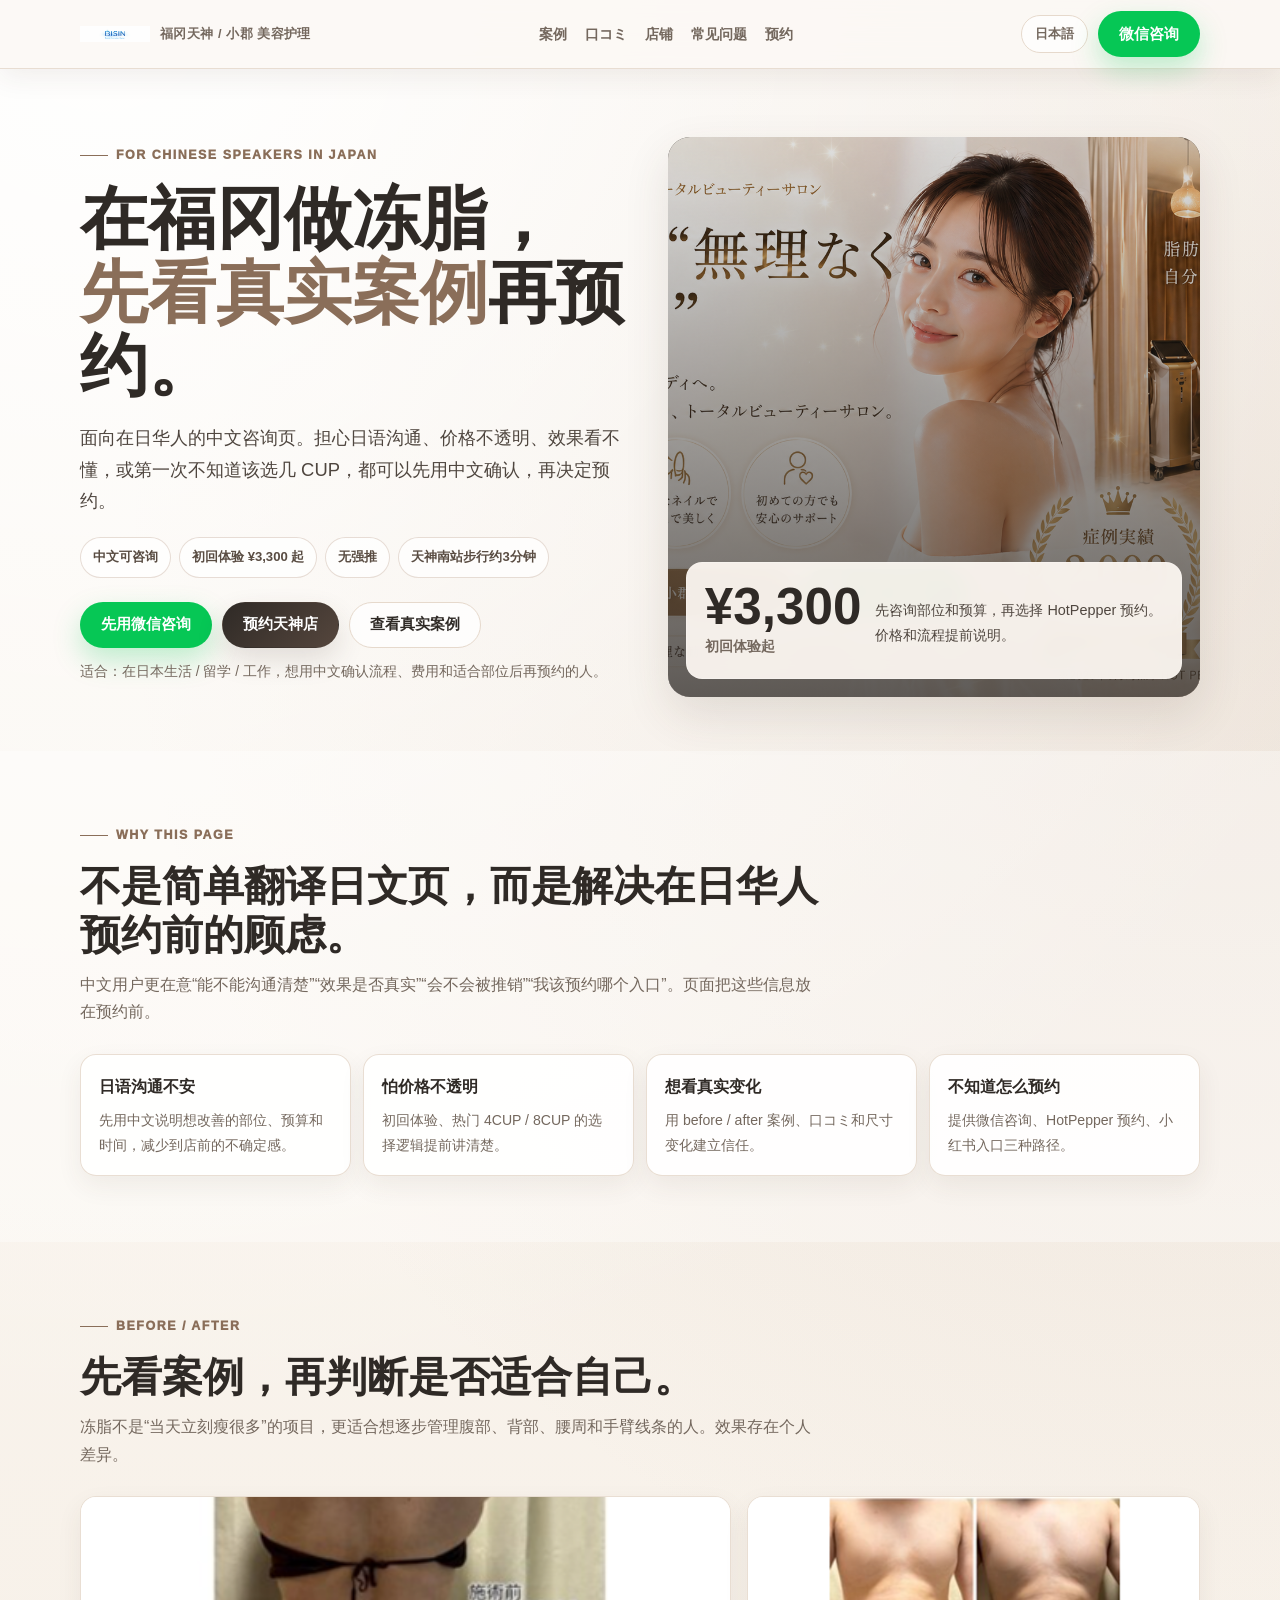
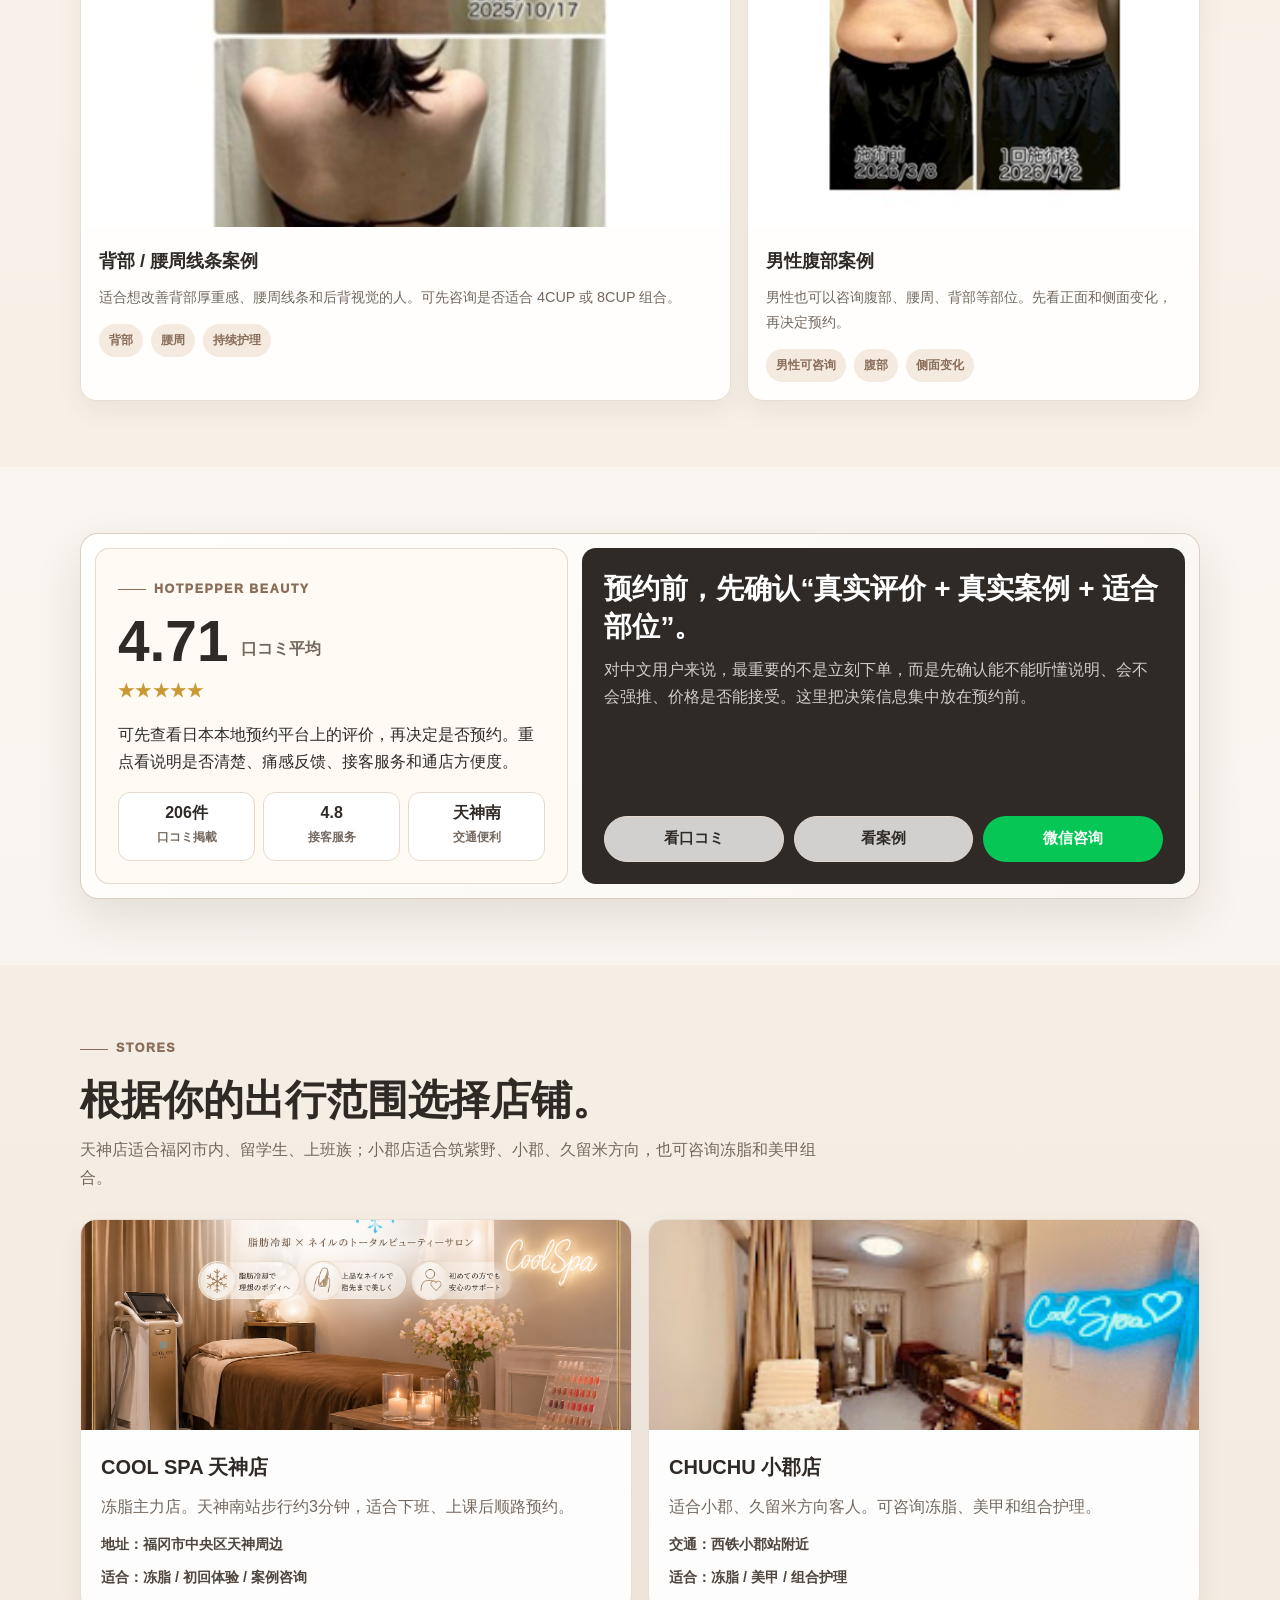
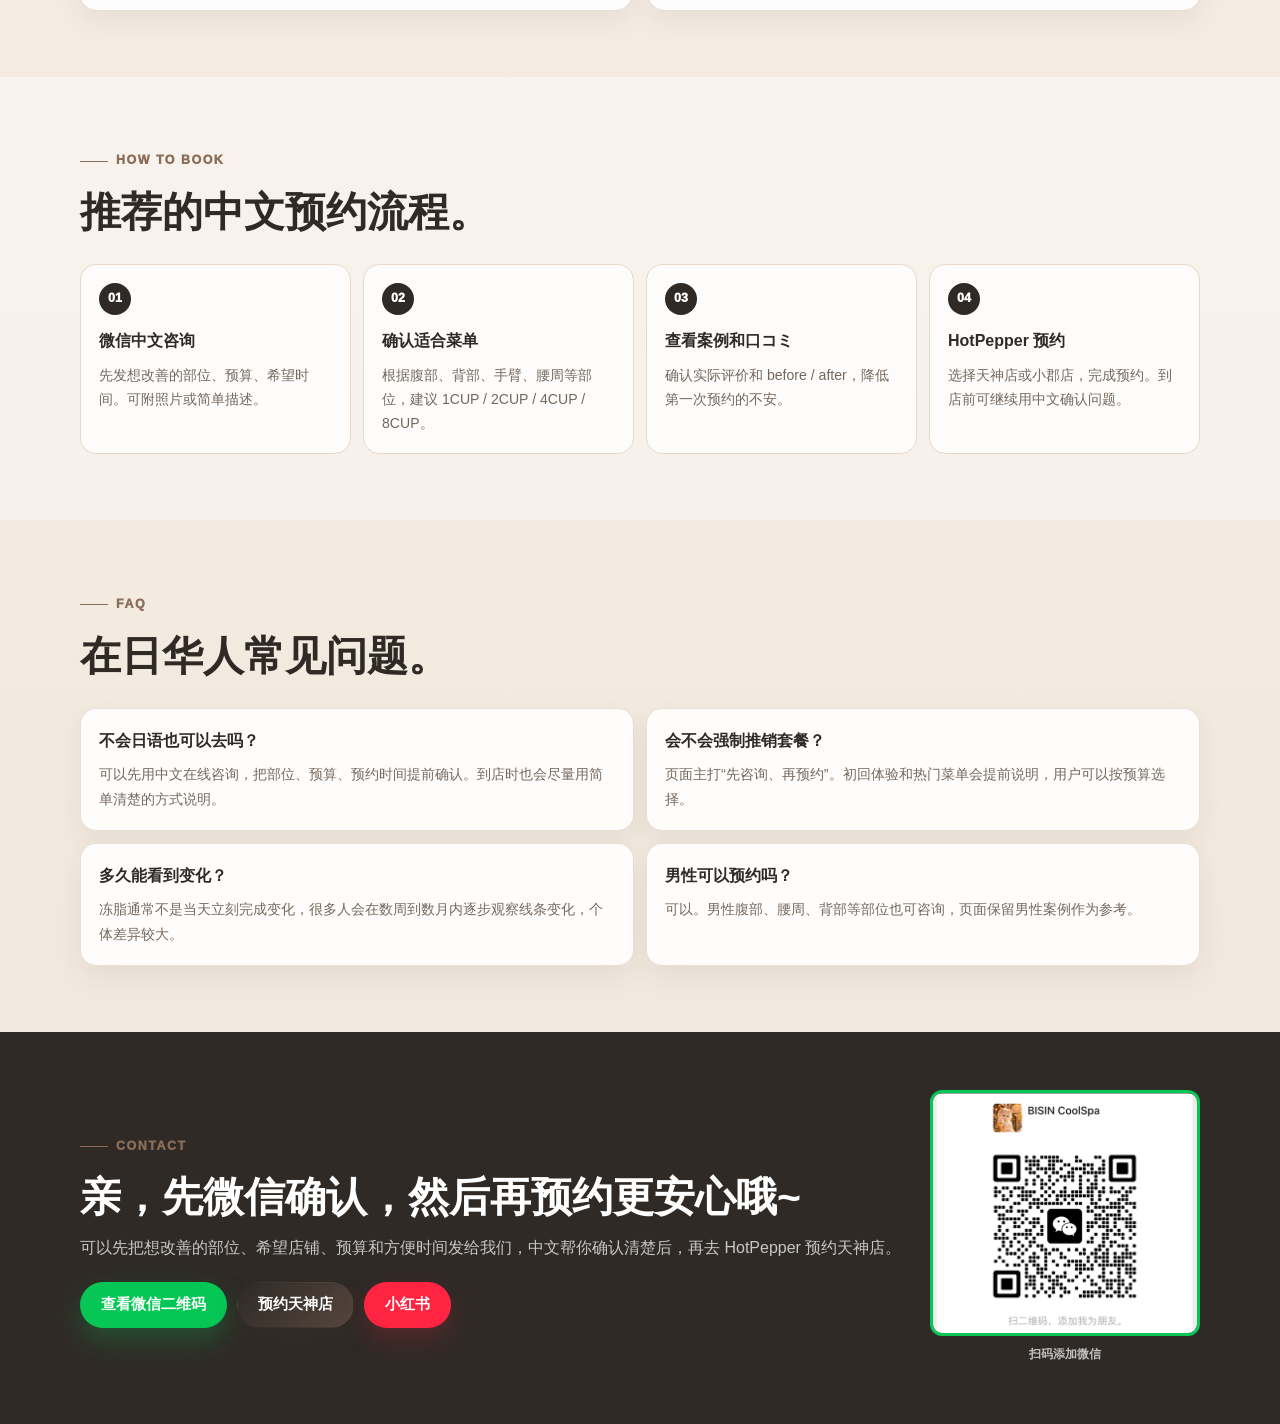
<file: cn/index.html>
<!DOCTYPE html>
<html lang="zh-CN">
<head>
  <meta charset="UTF-8" />
  <meta name="viewport" content="width=device-width, initial-scale=1.0" />
  <title>福冈天神冻脂中文咨询｜初回体验 ¥3,300｜BISIN BEAUTY</title>
  <meta name="description" content="面向在日华人的福冈天神冻脂中文页面。可先看真实案例、HotPepper口コミ，再通过微信咨询或预约。初回体验¥3,300起，无强推、价格透明。" />
  <link rel="canonical" href="https://coolspa.bisincool.co.jp/cn/" />
  <meta property="og:type" content="website" />
  <meta property="og:site_name" content="BISIN BEAUTY" />
  <meta property="og:title" content="福冈天神冻脂中文咨询｜BISIN BEAUTY" />
  <meta property="og:description" content="在日本也能用中文安心咨询。先看案例和口コミ，再选择冻脂体验或HotPepper预约。" />
  <meta property="og:url" content="https://coolspa.bisincool.co.jp/cn/" />
  <meta property="og:image" content="https://coolspa.bisincool.co.jp/images/hero-cover.png" />
  <meta name="twitter:card" content="summary_large_image" />
  <style>
    :root {
      --bg: #f7f3ee;
      --paper: #fffaf5;
      --card: rgba(255, 255, 255, 0.9);
      --ink: #2f2a26;
      --muted: #74685e;
      --line: #e6d9cc;
      --warm: #b99c87;
      --warm-dark: #8a6e59;
      --green: #06c755;
      --rednote: #ff2442;
      --shadow: 0 18px 46px rgba(74, 56, 42, 0.12);
      --max: 1120px;
    }

    * { box-sizing: border-box; }
    html { scroll-behavior: smooth; }
    body {
      margin: 0;
      color: var(--ink);
      font-family: "Noto Sans SC", "Microsoft YaHei", "Hiragino Sans", "Yu Gothic", sans-serif;
      line-height: 1.72;
      background:
        radial-gradient(circle at 8% 0%, rgba(255, 255, 255, 0.95), transparent 30%),
        radial-gradient(circle at 96% 12%, rgba(185, 156, 135, 0.2), transparent 26%),
        linear-gradient(180deg, #fbf7f1 0%, #f1e7dc 100%);
    }

    a { color: inherit; text-decoration: none; }
    img { display: block; max-width: 100%; }
    .container { width: min(var(--max), calc(100% - 32px)); margin: 0 auto; }

    .site-header {
      position: sticky;
      top: 0;
      z-index: 1000;
      border-bottom: 1px solid rgba(230, 217, 204, 0.86);
      background: rgba(252, 249, 245, 0.86);
      backdrop-filter: blur(18px);
      -webkit-backdrop-filter: blur(18px);
      box-shadow: 0 8px 28px rgba(74, 56, 42, 0.08);
    }

    .header-inner {
      min-height: 68px;
      display: flex;
      align-items: center;
      justify-content: space-between;
      gap: 16px;
    }

    .logo { display: inline-flex; align-items: center; gap: 10px; font-weight: 900; letter-spacing: 0.03em; }
    .logo img { width: 70px; height: auto; }
    .logo span { font-size: 0.8rem; color: var(--muted); font-weight: 800; }

    .nav { display: flex; align-items: center; gap: 18px; color: var(--muted); font-size: 0.9rem; font-weight: 850; }
    .nav a:hover { color: var(--ink); }

    .header-actions { display: flex; align-items: center; gap: 10px; }
    .small-link {
      min-height: 38px;
      display: inline-flex;
      align-items: center;
      justify-content: center;
      padding: 0 13px;
      border: 1px solid var(--line);
      border-radius: 999px;
      background: rgba(255, 255, 255, 0.7);
      color: var(--muted);
      font-size: 0.82rem;
      font-weight: 900;
    }

    .btn {
      display: inline-flex;
      align-items: center;
      justify-content: center;
      min-height: 46px;
      padding: 12px 20px;
      border-radius: 999px;
      font-size: 0.92rem;
      font-weight: 900;
      line-height: 1.15;
      text-align: center;
      border: 1px solid transparent;
      box-shadow: 0 12px 28px rgba(74, 56, 42, 0.14);
    }

    .btn-primary { background: linear-gradient(135deg, #2f2a26, #55463d); color: #fff; }
    .btn-line { background: var(--green); color: #fff; box-shadow: 0 12px 28px rgba(6, 199, 85, 0.25); }
    .btn-soft { background: rgba(255, 255, 255, 0.78); border-color: var(--line); color: var(--ink); box-shadow: none; }
    .btn-rednote { background: var(--rednote); color: #fff; box-shadow: 0 12px 26px rgba(255, 36, 66, 0.18); }

    .hero { padding: 68px 0 54px; }
    .hero-grid {
      display: grid;
      grid-template-columns: minmax(0, 1.02fr) minmax(360px, 0.98fr);
      gap: 34px;
      align-items: center;
    }

    .eyebrow {
      display: inline-flex;
      align-items: center;
      gap: 8px;
      margin-bottom: 16px;
      color: var(--warm-dark);
      font-size: 0.78rem;
      font-weight: 950;
      letter-spacing: 0.12em;
      text-transform: uppercase;
    }

    .eyebrow::before {
      content: "";
      width: 28px;
      height: 1px;
      background: currentColor;
    }

    h1 {
      margin: 0;
      font-size: clamp(2.35rem, 5.3vw, 4.5rem);
      line-height: 1.08;
      letter-spacing: 0;
    }

    .hero-mark {
      display: inline;
      color: var(--warm-dark);
      white-space: nowrap;
    }

    .hero-lead {
      margin: 20px 0 0;
      max-width: 650px;
      color: #4f463f;
      font-size: clamp(1rem, 1.7vw, 1.15rem);
    }

    .trust-row {
      display: flex;
      flex-wrap: wrap;
      gap: 8px;
      margin: 20px 0 24px;
    }

    .trust-row span {
      padding: 8px 12px;
      border: 1px solid rgba(185, 156, 135, 0.34);
      border-radius: 999px;
      background: rgba(255, 255, 255, 0.72);
      color: #594c42;
      font-size: 0.82rem;
      font-weight: 900;
    }

    .hero-actions { display: flex; flex-wrap: wrap; gap: 10px; }
    .hero-note { margin-top: 12px; color: var(--muted); font-size: 0.86rem; }

    .hero-panel {
      position: relative;
      overflow: hidden;
      border-radius: 22px;
      background: #2f2a26;
      box-shadow: var(--shadow);
      min-height: 560px;
    }

    .hero-panel img {
      width: 100%;
      height: 100%;
      min-height: 560px;
      object-fit: cover;
      opacity: 0.9;
    }

    .hero-panel::after {
      content: "";
      position: absolute;
      inset: 0;
      background: linear-gradient(180deg, rgba(0,0,0,0.04), rgba(47,42,38,0.74));
    }

    .price-card {
      position: absolute;
      left: 18px;
      right: 18px;
      bottom: 18px;
      z-index: 2;
      display: grid;
      grid-template-columns: auto 1fr;
      gap: 14px;
      align-items: center;
      padding: 18px;
      border: 1px solid rgba(255,255,255,0.22);
      border-radius: 16px;
      background: rgba(255, 250, 245, 0.93);
      backdrop-filter: blur(10px);
    }

    .price-card strong {
      display: block;
      color: var(--ink);
      font-size: clamp(2rem, 5vw, 3.2rem);
      line-height: 1;
    }

    .price-card span { color: var(--muted); font-size: 0.86rem; font-weight: 850; }
    .price-card p { margin: 4px 0 0; color: #4f463f; font-size: 0.9rem; }

    .section { padding: 66px 0; }
    .section-alt { background: rgba(255, 255, 255, 0.34); }
    .section-head { max-width: 740px; margin-bottom: 28px; }
    .section h2 { margin: 0; font-size: clamp(1.72rem, 3.2vw, 2.6rem); line-height: 1.18; }
    .section-lead { margin: 12px 0 0; color: var(--muted); font-size: 1rem; }

    .pain-grid {
      display: grid;
      grid-template-columns: repeat(4, minmax(0, 1fr));
      gap: 12px;
    }

    .pain-card, .case-card, .store-card, .faq-card, .review-card {
      border: 1px solid rgba(230, 217, 204, 0.86);
      border-radius: 16px;
      background: var(--card);
      box-shadow: 0 10px 26px rgba(74, 56, 42, 0.07);
    }

    .pain-card { padding: 18px; }
    .pain-card b { display: block; margin-bottom: 8px; font-size: 1rem; }
    .pain-card p { margin: 0; color: var(--muted); font-size: 0.88rem; }

    .case-grid {
      display: grid;
      grid-template-columns: 1.18fr 0.82fr;
      gap: 16px;
      align-items: stretch;
    }

    .case-card { overflow: hidden; }
    .case-card img { width: 100%; height: 330px; object-fit: cover; background: #f3ebe0; }
    .case-card-body { padding: 18px; }
    .case-card h3 { margin: 0 0 8px; font-size: 1.15rem; }
    .case-card p { margin: 0; color: var(--muted); font-size: 0.9rem; }
    .case-badges { display: flex; flex-wrap: wrap; gap: 8px; margin-top: 14px; }
    .case-badges span { padding: 6px 10px; border-radius: 999px; background: #f4eadf; color: var(--warm-dark); font-size: 0.78rem; font-weight: 900; }

    .review-bridge {
      display: grid;
      grid-template-columns: 0.88fr 1.12fr;
      gap: 14px;
      padding: 14px;
      border: 1px solid rgba(219, 205, 190, 0.95);
      border-radius: 18px;
      background: linear-gradient(135deg, rgba(255,255,255,0.92), rgba(250,246,241,0.94));
      box-shadow: var(--shadow);
    }

    .score-box, .action-box { border-radius: 14px; padding: 22px; }
    .score-box { background: #fffaf4; border: 1px solid rgba(219,205,190,0.72); }
    .score-main { display: flex; align-items: flex-end; gap: 12px; }
    .score-main strong { font-size: clamp(2.6rem, 5vw, 3.55rem); line-height: 0.9; }
    .score-main span { color: var(--muted); font-weight: 900; margin-bottom: 5px; }
    .stars { color: #c99a33; font-weight: 950; letter-spacing: 0.08em; margin: 10px 0; }
    .metric-grid { display: grid; grid-template-columns: repeat(3, 1fr); gap: 8px; margin-top: 15px; }
    .metric-grid div { min-height: 66px; padding: 10px; border: 1px solid var(--line); border-radius: 12px; background: #fff; text-align: center; }
    .metric-grid strong { display: block; line-height: 1.2; }
    .metric-grid span { color: var(--muted); font-size: 0.72rem; font-weight: 850; }

    .action-box { background: #2f2a26; color: #fff; display: flex; flex-direction: column; justify-content: space-between; gap: 18px; }
    .action-box h3 { margin: 0 0 10px; font-size: clamp(1.3rem, 2.5vw, 1.75rem); line-height: 1.35; }
    .action-box p { margin: 0; color: rgba(255,255,255,0.76); }
    .action-buttons { display: grid; grid-template-columns: 1fr 1fr 1fr; gap: 10px; }
    .action-buttons .btn { min-height: 46px; padding-inline: 12px; box-shadow: none; }

    .store-grid { display: grid; grid-template-columns: repeat(2, minmax(0, 1fr)); gap: 16px; }
    .store-card { overflow: hidden; }
    .store-card img { height: 210px; width: 100%; object-fit: cover; }
    .store-card-body { padding: 20px; }
    .store-card h3 { margin: 0 0 8px; font-size: 1.25rem; }
    .store-card p { margin: 0 0 12px; color: var(--muted); }
    .store-meta { display: grid; gap: 8px; color: #4f463f; font-size: 0.9rem; font-weight: 800; }

    .flow-grid { display: grid; grid-template-columns: repeat(4, minmax(0, 1fr)); gap: 12px; counter-reset: flow; }
    .flow-step { position: relative; padding: 18px; border: 1px solid var(--line); border-radius: 16px; background: rgba(255,255,255,0.8); }
    .flow-step::before { counter-increment: flow; content: "0" counter(flow); display: inline-grid; place-items: center; width: 32px; height: 32px; margin-bottom: 12px; border-radius: 50%; background: #2f2a26; color: #fff; font-size: 0.78rem; font-weight: 950; }
    .flow-step h3 { margin: 0 0 8px; font-size: 1rem; }
    .flow-step p { margin: 0; color: var(--muted); font-size: 0.88rem; }

    .faq-grid { display: grid; grid-template-columns: repeat(2, minmax(0, 1fr)); gap: 12px; }
    .faq-card { padding: 18px; }
    .faq-card h3 { margin: 0 0 8px; font-size: 1rem; }
    .faq-card p { margin: 0; color: var(--muted); font-size: 0.9rem; }

    .final-cta {
      padding: 58px 0;
      background: #2f2a26;
      color: #fff;
    }
    .final-box { display: grid; grid-template-columns: 1fr auto; gap: 22px; align-items: center; }
    .final-box h2 { margin: 0; font-size: clamp(1.7rem, 3.2vw, 2.7rem); line-height: 1.2; }
    .final-box p { margin: 12px 0 0; color: rgba(255,255,255,0.74); }
    .qr-box { display: grid; gap: 8px; justify-items: center; }
    .qr-box img { width: 270px; border: 3px solid var(--green); border-radius: 12px; background: #fff; }
    .qr-box span { color: rgba(255,255,255,0.7); font-size: 0.78rem; font-weight: 800; }

    .mobile-cta {
      position: fixed;
      left: 0;
      right: 0;
      bottom: 0;
      z-index: 80;
      display: none;
      grid-template-columns: 1fr 1fr;
      gap: 8px;
      padding: 9px 12px calc(9px + env(safe-area-inset-bottom));
      background: rgba(252, 250, 247, 0.97);
      border-top: 1px solid var(--line);
      box-shadow: 0 -10px 30px rgba(74,56,42,0.14);
    }

    @media (max-width: 900px) {
      .nav { display: none; }
      .hero-grid, .case-grid, .review-bridge, .store-grid, .final-box { grid-template-columns: 1fr; }
      .hero { padding-top: 42px; }
      .hero-panel, .hero-panel img { min-height: 430px; }
      .pain-grid, .flow-grid { grid-template-columns: repeat(2, minmax(0, 1fr)); }
      .action-buttons, .metric-grid { grid-template-columns: 1fr; }
    }

    @media (max-width: 620px) {
      body { padding-bottom: 76px; }
      .header-inner { min-height: 62px; }
      .logo span { display: none; }
      .header-actions .btn { display: none; }
      .hero-actions .btn { width: 100%; }
      .pain-grid, .flow-grid, .faq-grid { grid-template-columns: 1fr; }
      .case-card img { height: auto; max-height: 360px; object-fit: contain; }
      .mobile-cta { display: grid; }
      .price-card { grid-template-columns: 1fr; }
      .section { padding: 48px 0; }
    }
  </style>
</head>
<body>
  <header class="site-header">
    <div class="container header-inner">
      <a class="logo" href="../index.html">
        <img src="../images/logo/bisin_blue_logo_70.png" alt="BISIN BEAUTY" />
        <span>福冈天神 / 小郡 美容护理</span>
      </a>
      <nav class="nav" aria-label="中文页面导航">
        <a href="#cases">案例</a>
        <a href="#reviews">口コミ</a>
        <a href="#stores">店铺</a>
        <a href="#faq">常见问题</a>
        <a href="#contact">预约</a>
      </nav>
      <div class="header-actions">
        <a class="small-link" href="../index.html">日本語</a>
        <a class="btn btn-line" href="#contact">微信咨询</a>
      </div>
    </div>
  </header>

  <main>
    <section class="hero">
      <div class="container hero-grid">
        <div>
          <div class="eyebrow">For Chinese speakers in Japan</div>
          <h1>在福冈做冻脂，<span class="hero-mark">先看真实案例</span>再预约。</h1>
          <p class="hero-lead">面向在日华人的中文咨询页。担心日语沟通、价格不透明、效果看不懂，或第一次不知道该选几 CUP，都可以先用中文确认，再决定预约。</p>
          <div class="trust-row">
            <span>中文可咨询</span>
            <span>初回体验 ¥3,300 起</span>
            <span>无强推</span>
            <span>天神南站步行约3分钟</span>
          </div>
          <div class="hero-actions">
            <a class="btn btn-line" href="#contact">先用微信咨询</a>
            <a class="btn btn-primary" href="https://beauty.hotpepper.jp/kr/slnH000736255/" target="_blank" rel="noopener">预约天神店</a>
            <a class="btn btn-soft" href="#cases">查看真实案例</a>
          </div>
          <p class="hero-note">适合：在日本生活 / 留学 / 工作，想用中文确认流程、费用和适合部位后再预约的人。</p>
        </div>

        <div class="hero-panel" aria-label="冻脂护理视觉">
          <img src="../images/hero-cover.png" alt="福冈冻脂护理空间" />
          <div class="price-card">
            <div><strong>¥3,300</strong><span>初回体验起</span></div>
            <p>先咨询部位和预算，再选择 HotPepper 预约。价格和流程提前说明。</p>
          </div>
        </div>
      </div>
    </section>

    <section class="section section-alt">
      <div class="container">
        <div class="section-head">
          <div class="eyebrow">Why this page</div>
          <h2>不是简单翻译日文页，而是解决在日华人预约前的顾虑。</h2>
          <p class="section-lead">中文用户更在意“能不能沟通清楚”“效果是否真实”“会不会被推销”“我该预约哪个入口”。页面把这些信息放在预约前。</p>
        </div>
        <div class="pain-grid">
          <div class="pain-card"><b>日语沟通不安</b><p>先用中文说明想改善的部位、预算和时间，减少到店前的不确定感。</p></div>
          <div class="pain-card"><b>怕价格不透明</b><p>初回体验、热门 4CUP / 8CUP 的选择逻辑提前讲清楚。</p></div>
          <div class="pain-card"><b>想看真实变化</b><p>用 before / after 案例、口コミ和尺寸变化建立信任。</p></div>
          <div class="pain-card"><b>不知道怎么预约</b><p>提供微信咨询、HotPepper 预约、小红书入口三种路径。</p></div>
        </div>
      </div>
    </section>

    <section class="section" id="cases">
      <div class="container">
        <div class="section-head">
          <div class="eyebrow">Before / After</div>
          <h2>先看案例，再判断是否适合自己。</h2>
          <p class="section-lead">冻脂不是“当天立刻瘦很多”的项目，更适合想逐步管理腹部、背部、腰周和手臂线条的人。效果存在个人差异。</p>
        </div>
        <div class="case-grid">
          <article class="case-card">
            <img src="../images/cases/uploaded/100cup-back-before-after02-web.png" alt="100 cup challenge 背部腰周案例" />
            <div class="case-card-body">
              <h3>背部 / 腰周线条案例</h3>
              <p>适合想改善背部厚重感、腰周线条和后背视觉的人。可先咨询是否适合 4CUP 或 8CUP 组合。</p>
              <div class="case-badges"><span>背部</span><span>腰周</span><span>持续护理</span></div>
            </div>
          </article>
          <article class="case-card">
            <img src="../images/cases/uploaded/man20-before-after-web.png" alt="男性腹部冻脂案例" />
            <div class="case-card-body">
              <h3>男性腹部案例</h3>
              <p>男性也可以咨询腹部、腰周、背部等部位。先看正面和侧面变化，再决定预约。</p>
              <div class="case-badges"><span>男性可咨询</span><span>腹部</span><span>侧面变化</span></div>
            </div>
          </article>
        </div>
      </div>
    </section>

    <section class="section section-alt" id="reviews">
      <div class="container">
        <div class="review-bridge">
          <div class="score-box">
            <div class="eyebrow">HotPepper Beauty</div>
            <div class="score-main"><strong>4.71</strong><span>口コミ平均</span></div>
            <div class="stars">★★★★★</div>
            <p>可先查看日本本地预约平台上的评价，再决定是否预约。重点看说明是否清楚、痛感反馈、接客服务和通店方便度。</p>
            <div class="metric-grid">
              <div><strong>206件</strong><span>口コミ掲載</span></div>
              <div><strong>4.8</strong><span>接客服务</span></div>
              <div><strong>天神南</strong><span>交通便利</span></div>
            </div>
          </div>
          <div class="action-box">
            <div>
              <h3>预约前，先确认“真实评价 + 真实案例 + 适合部位”。</h3>
              <p>对中文用户来说，最重要的不是立刻下单，而是先确认能不能听懂说明、会不会强推、价格是否能接受。这里把决策信息集中放在预约前。</p>
            </div>
            <div class="action-buttons">
              <a class="btn btn-soft" href="https://beauty.hotpepper.jp/kr/slnH000736255/review/" target="_blank" rel="noopener">看口コミ</a>
              <a class="btn btn-soft" href="https://beauty.hotpepper.jp/kr/slnH000736255/photo/" target="_blank" rel="noopener">看案例</a>
              <a class="btn btn-line" href="#contact">微信咨询</a>
            </div>
          </div>
        </div>
      </div>
    </section>

    <section class="section" id="stores">
      <div class="container">
        <div class="section-head">
          <div class="eyebrow">Stores</div>
          <h2>根据你的出行范围选择店铺。</h2>
          <p class="section-lead">天神店适合福冈市内、留学生、上班族；小郡店适合筑紫野、小郡、久留米方向，也可咨询冻脂和美甲组合。</p>
        </div>
        <div class="store-grid">
          <article class="store-card">
            <img src="../images/store/store-cover.png" alt="COOL SPA 天神店" />
            <div class="store-card-body">
              <h3>COOL SPA 天神店</h3>
              <p>冻脂主力店。天神南站步行约3分钟，适合下班、上课后顺路预约。</p>
              <div class="store-meta"><span>地址：福冈市中央区天神周边</span><span>适合：冻脂 / 初回体验 / 案例咨询</span></div>
            </div>
          </article>
          <article class="store-card">
            <img src="../images/store/InnerView01.jpg" alt="CHUCHU 小郡店室内" />
            <div class="store-card-body">
              <h3>CHUCHU 小郡店</h3>
              <p>适合小郡、久留米方向客人。可咨询冻脂、美甲和组合护理。</p>
              <div class="store-meta"><span>交通：西铁小郡站附近</span><span>适合：冻脂 / 美甲 / 组合护理</span></div>
            </div>
          </article>
        </div>
      </div>
    </section>

    <section class="section section-alt">
      <div class="container">
        <div class="section-head">
          <div class="eyebrow">How to book</div>
          <h2>推荐的中文预约流程。</h2>
        </div>
        <div class="flow-grid">
          <div class="flow-step"><h3>微信中文咨询</h3><p>先发想改善的部位、预算、希望时间。可附照片或简单描述。</p></div>
          <div class="flow-step"><h3>确认适合菜单</h3><p>根据腹部、背部、手臂、腰周等部位，建议 1CUP / 2CUP / 4CUP / 8CUP。</p></div>
          <div class="flow-step"><h3>查看案例和口コミ</h3><p>确认实际评价和 before / after，降低第一次预约的不安。</p></div>
          <div class="flow-step"><h3>HotPepper 预约</h3><p>选择天神店或小郡店，完成预约。到店前可继续用中文确认问题。</p></div>
        </div>
      </div>
    </section>

    <section class="section" id="faq">
      <div class="container">
        <div class="section-head">
          <div class="eyebrow">FAQ</div>
          <h2>在日华人常见问题。</h2>
        </div>
        <div class="faq-grid">
          <div class="faq-card"><h3>不会日语也可以去吗？</h3><p>可以先用中文在线咨询，把部位、预算、预约时间提前确认。到店时也会尽量用简单清楚的方式说明。</p></div>
          <div class="faq-card"><h3>会不会强制推销套餐？</h3><p>页面主打“先咨询、再预约”。初回体验和热门菜单会提前说明，用户可以按预算选择。</p></div>
          <div class="faq-card"><h3>多久能看到变化？</h3><p>冻脂通常不是当天立刻完成变化，很多人会在数周到数月内逐步观察线条变化，个体差异较大。</p></div>
          <div class="faq-card"><h3>男性可以预约吗？</h3><p>可以。男性腹部、腰周、背部等部位也可咨询，页面保留男性案例作为参考。</p></div>
        </div>
      </div>
    </section>
  </main>

  <section class="final-cta" id="contact">
    <div class="container final-box">
      <div>
        <div class="eyebrow">Contact</div>
        <h2>亲，先微信确认，然后再预约更安心哦~</h2>
        <p>可以先把想改善的部位、希望店铺、预算和方便时间发给我们，中文帮你确认清楚后，再去 HotPepper 预约天神店。</p>
        <div class="hero-actions" style="margin-top:20px">
          <a class="btn btn-line" href="../images/contact/wechat-qr-02.png" target="_blank" rel="noopener">查看微信二维码</a>
          <a class="btn btn-primary" href="https://beauty.hotpepper.jp/kr/slnH000736255/" target="_blank" rel="noopener">预约天神店</a>
          <a class="btn btn-rednote" href="https://www.xiaohongshu.com/discovery/item/69e0a2540000000022001ae0?source=webshare&amp;xhsshare=pc_web&amp;xsec_token=AB1BG-D9p5TQa1cb5tnmm_p1D4aSu9qyHYRRPa7bhW69w=&amp;xsec_source=pc_share" target="_blank" rel="noopener">小红书</a>
        </div>
      </div>
      <div class="qr-box">
        <img src="../images/contact/wechat-qr-02.png" alt="BISIN CoolSpa 微信二维码" />
        <span>扫码添加微信</span>
      </div>
    </div>
  </section>

  <div class="mobile-cta" aria-label="移动端中文预约按钮">
    <a class="btn btn-line" href="#contact">微信咨询</a>
    <a class="btn btn-primary" href="https://beauty.hotpepper.jp/kr/slnH000736255/" target="_blank" rel="noopener">预约天神</a>
  </div>
</body>
</html>
</file>
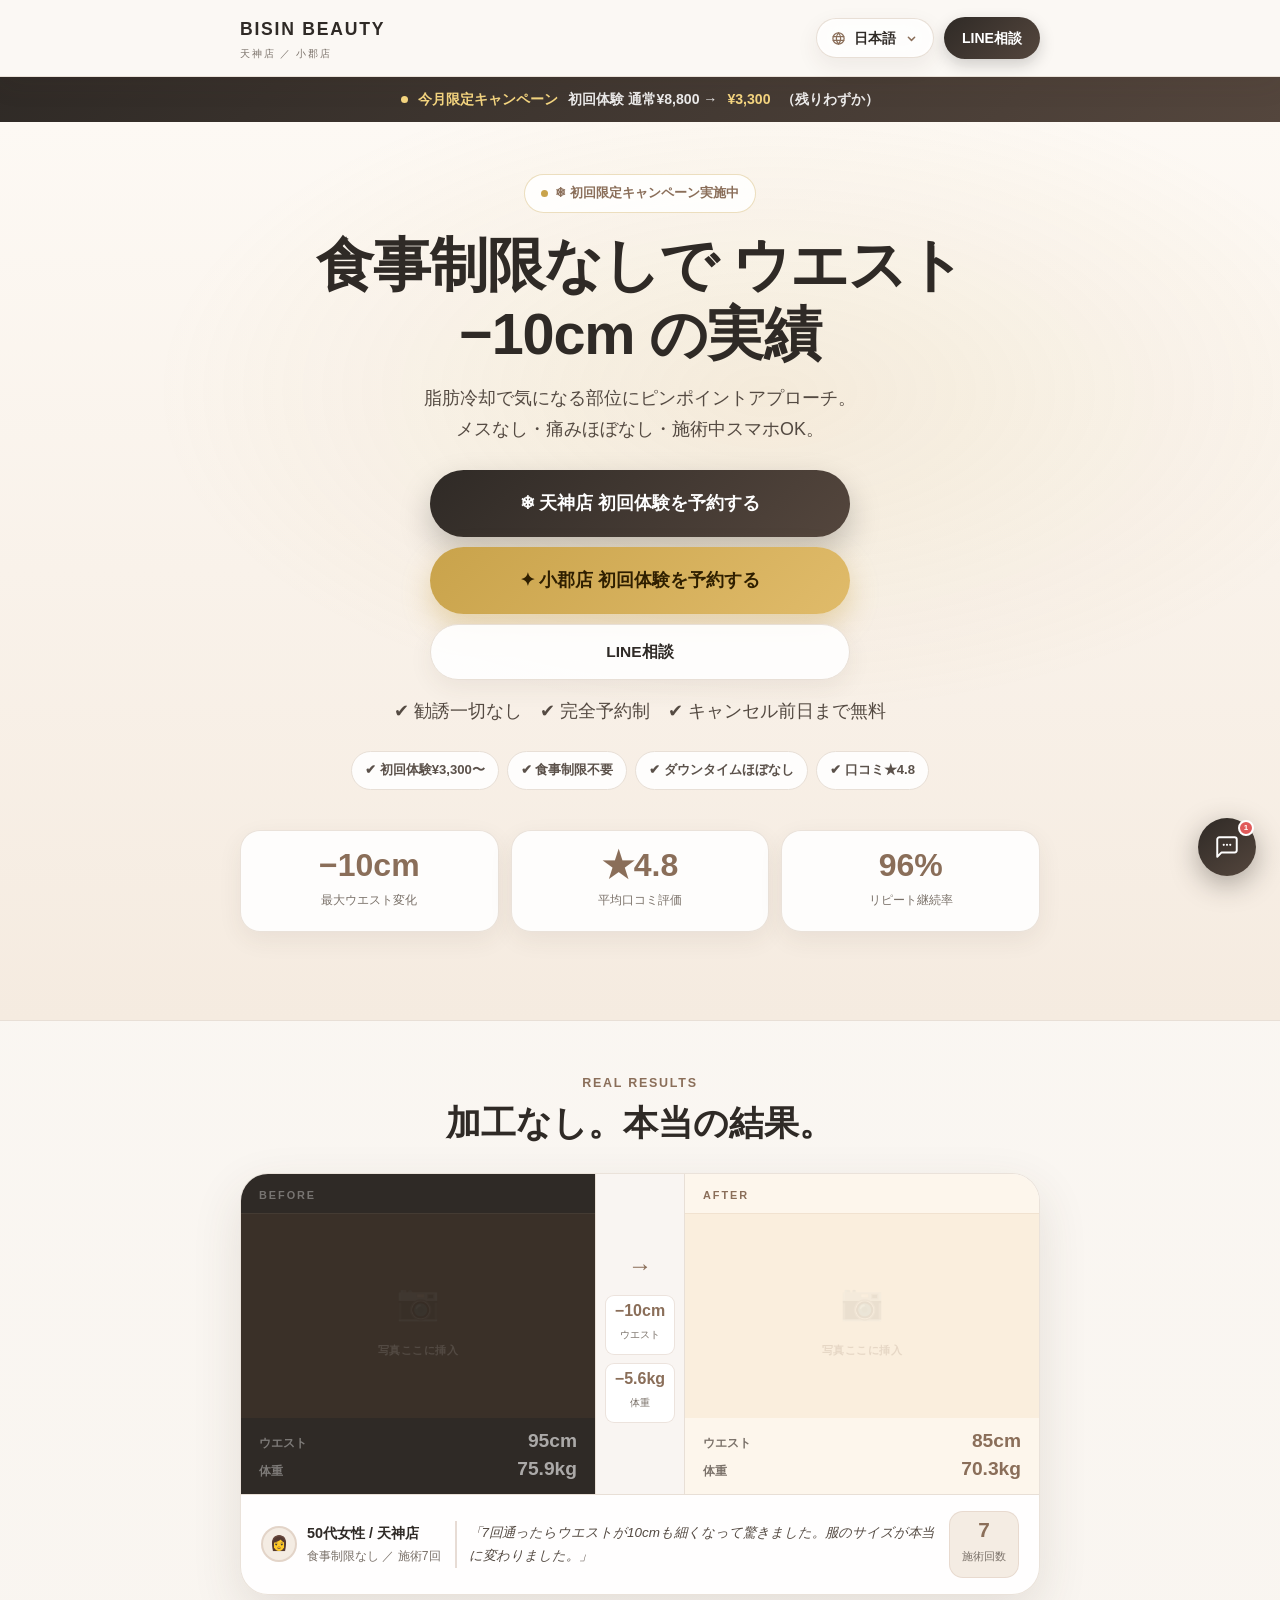
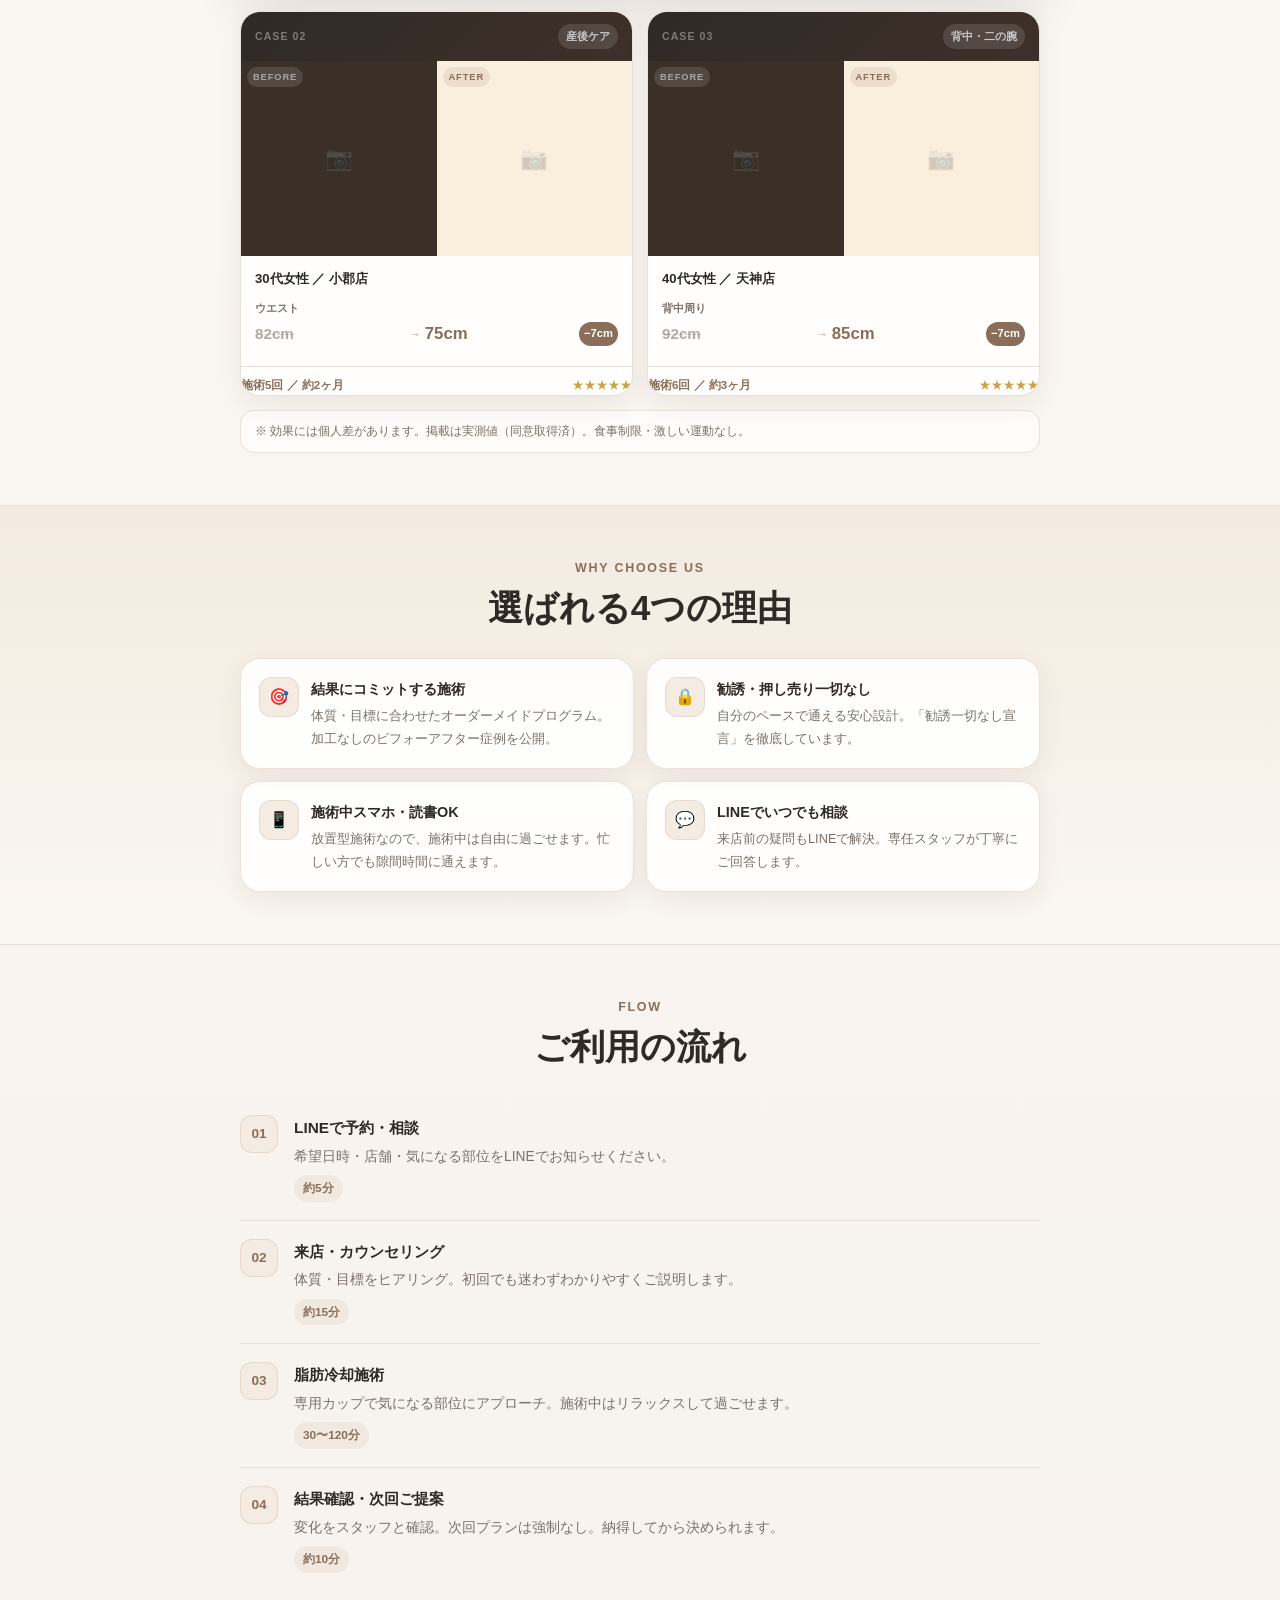
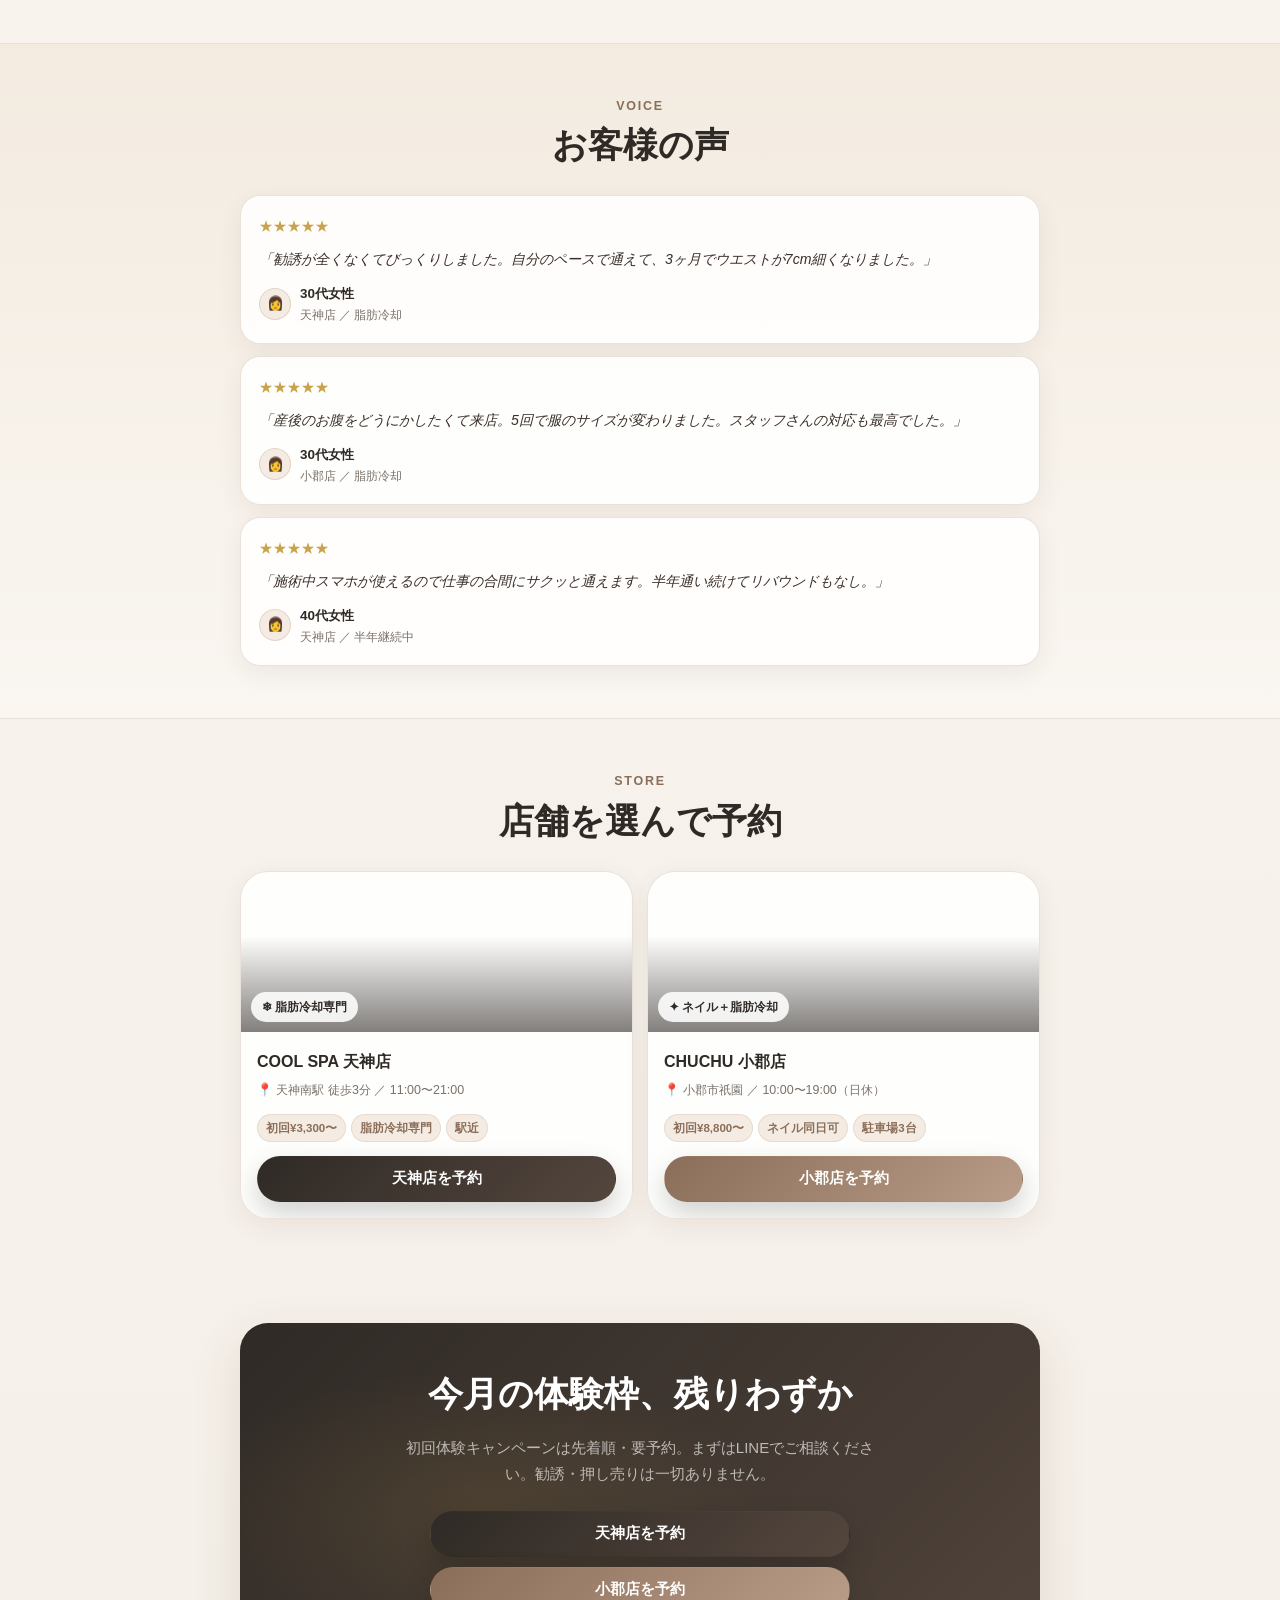
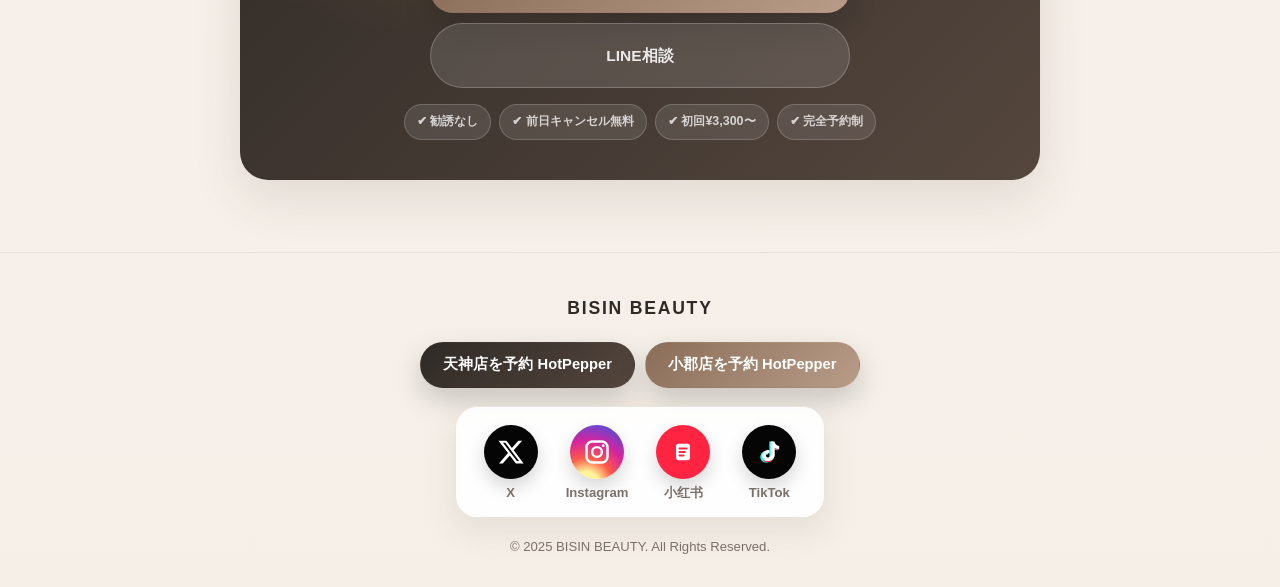
<file: lp/index.html>
<!DOCTYPE html>
<html lang="ja">
<head>
  <meta charset="UTF-8" />
  <meta name="viewport" content="width=device-width, initial-scale=1.0" />
  <title>【初回¥3,300】脂肪冷却 体験キャンペーン | BISIN BEAUTY</title>
  <meta name="description" content="今だけ初回体験¥3,300。福岡・天神／小郡の脂肪冷却専門サロン。食事制限不要・勧誘なし・完全予約制。残り枠わずか。" />
  <link rel="canonical" href="https://coolspa.bisincool.co.jp/lp/" />
  <meta property="og:type" content="website" />
  <meta property="og:site_name" content="BISIN BEAUTY" />
  <meta property="og:title" content="【初回¥3,300】脂肪冷却 体験キャンペーン｜BISIN BEAUTY" />
  <meta property="og:description" content="福岡・天神/小郡の脂肪冷却専門サロン。食事制限不要・勧誘なし・完全予約制の初回体験キャンペーン。" />
  <meta property="og:url" content="https://coolspa.bisincool.co.jp/lp/" />
  <meta property="og:image" content="https://coolspa.bisincool.co.jp/images/machine/hero-fat.png" />
  <meta name="twitter:card" content="summary_large_image" />
  <style>
    :root{--bg:#f7f3ee;--card:rgba(255,255,255,0.88);--text:#2f2a26;--muted:#7a7169;--line:#e8dfd6;--accent:#b99c87;--accent-dark:#8a6e59;--gold:#c9a34b;--shadow:0 18px 50px rgba(74,56,42,0.12);--shadow-sm:0 8px 24px rgba(74,56,42,0.07);--radius-xl:28px;--radius-lg:20px;--radius-md:14px;--max:800px}
    *{box-sizing:border-box;margin:0;padding:0}
    html{scroll-behavior:smooth}
    body{font-family:"Hiragino Sans","Yu Gothic","Noto Sans JP",sans-serif;color:var(--text);background:linear-gradient(180deg,#fbf8f4,#f5efe8);line-height:1.75}
    a{color:inherit;text-decoration:none}
    .container{width:min(var(--max),calc(100% - 28px));margin:0 auto}

    /* LP HEADER — minimal, no nav */
    .lp-header{padding:14px 0;background:rgba(251,248,244,.92);backdrop-filter:blur(16px);border-bottom:1px solid rgba(232,223,214,.8);position:sticky;top:0;z-index:50}
    .lp-header-inner{display:flex;align-items:center;justify-content:space-between;gap:12px}
    .logo{font-size:1.1rem;font-weight:800;letter-spacing:.1em}
    .logo small{display:block;font-size:.62rem;color:var(--muted);font-weight:500}
    .lp-header-cta{padding:9px 18px;border-radius:999px;background:linear-gradient(135deg,#2f2a26,#54463d);color:#fff;font-size:.88rem;font-weight:800;box-shadow:0 6px 16px rgba(0,0,0,.18);white-space:nowrap;transition:transform .2s}
    .lp-header-cta:hover{transform:translateY(-2px)}

    /* URGENCY BAR */
    .urgency-bar{background:linear-gradient(135deg,#2f2a26,#54463d);padding:10px 0;text-align:center}
    .urgency-bar p{color:rgba(255,255,255,.9);font-size:.88rem;font-weight:700;display:flex;align-items:center;justify-content:center;gap:10px;flex-wrap:wrap}
    .urgency-bar strong{color:#f5d680}
    .urgency-dot{width:7px;height:7px;border-radius:50%;background:#f5d680;display:inline-block;animation:udot 1.2s ease-in-out infinite}
    @keyframes udot{0%,100%{opacity:1;transform:scale(1)}50%{opacity:.4;transform:scale(.7)}}

    /* HERO */
    .lp-hero{padding:52px 0 48px;background:radial-gradient(ellipse 80% 60% at 60% 30%,rgba(201,163,75,.12) 0,transparent 60%),linear-gradient(180deg,#fdf9f4,#f5ebe0)}
    .hero-kv{text-align:center;margin-bottom:36px}
    .hero-eyebrow{display:inline-flex;align-items:center;gap:7px;padding:7px 16px;background:rgba(255,255,255,.85);border:1px solid rgba(201,163,75,.35);border-radius:999px;color:var(--accent-dark);font-size:.82rem;font-weight:700;margin-bottom:18px}
    .hero-eyebrow::before{content:"";width:7px;height:7px;border-radius:50%;background:var(--gold);display:block;animation:udot 2s ease-in-out infinite}
    .lp-hero h1{font-size:clamp(2rem,6vw,3.6rem);font-weight:900;line-height:1.2;letter-spacing:-.02em;margin-bottom:14px}
    .lp-hero h1 .hl{color:var(--accent-dark)}
    .lp-hero h1 .price{font-size:clamp(2.4rem,8vw,4.4rem);color:var(--gold)}
    .lp-hero p{font-size:clamp(.96rem,1.8vw,1.12rem);color:#544a42;max-width:560px;margin:0 auto 24px}

    /* MAIN CTA */
    .main-cta-group{display:flex;flex-direction:column;align-items:center;gap:10px;margin-bottom:16px}
    .btn-cta-large{display:flex;align-items:center;justify-content:center;gap:8px;width:100%;max-width:420px;padding:18px 28px;border-radius:999px;font-size:1.12rem;font-weight:900;border:none;cursor:pointer;transition:transform .2s,box-shadow .2s;text-align:center}
    .btn-cta-large:hover{transform:translateY(-3px)}
    .btn-dark{background:linear-gradient(135deg,#2f2a26,#54463d);color:#fff;box-shadow:0 14px 32px rgba(0,0,0,.22)}
    .btn-dark:hover{box-shadow:0 20px 40px rgba(0,0,0,.3)}
    .btn-gold{background:linear-gradient(135deg,#c9a34b,#e0bb6a);color:#2f1f00;box-shadow:0 12px 28px rgba(201,163,75,.4)}
    .btn-gold:hover{box-shadow:0 18px 36px rgba(201,163,75,.5)}
    .btn-outline{background:rgba(255,255,255,.9);border:1px solid var(--line) !important;color:var(--text);box-shadow:var(--shadow-sm)}
    .btn-small-note{font-size:.78rem;color:var(--muted)}

    /* TRUST CHIPS */
    .trust-chips{display:flex;flex-wrap:wrap;justify-content:center;gap:8px;margin-top:6px}
    .trust-chip{padding:7px 13px;border-radius:999px;background:rgba(255,255,255,.9);border:1px solid var(--line);color:#5b514a;font-size:.82rem;font-weight:600}

    /* STATS */
    .stats-row{display:grid;grid-template-columns:repeat(3,1fr);gap:12px;margin:40px 0}
    .stat-card{background:var(--card);border:1px solid rgba(232,223,214,.9);border-radius:var(--radius-lg);padding:18px 14px;text-align:center;box-shadow:var(--shadow-sm)}
    .stat-card .sv{display:block;font-size:2rem;font-weight:900;color:var(--accent-dark);line-height:1;margin-bottom:4px}
    .stat-card .sl{font-size:.76rem;color:var(--muted)}

    /* SECTION */
    .lp-section{padding:52px 0;border-top:1px solid var(--line)}
    .section-label{text-align:center;margin-bottom:28px}
    .eyebrow{color:var(--accent-dark);font-size:.78rem;letter-spacing:.14em;text-transform:uppercase;font-weight:700;margin-bottom:6px}
    .section-title{font-size:clamp(1.5rem,3.5vw,2.2rem);font-weight:900;line-height:1.25}

    /* BEFORE/AFTER FEATURED */
    .ba-featured{background:var(--card);border:1px solid rgba(232,223,214,.9);border-radius:var(--radius-xl);overflow:hidden;box-shadow:var(--shadow);margin-bottom:16px}
    .ba-top{display:grid;grid-template-columns:1fr 90px 1fr;min-height:320px}
    .ba-panel{display:flex;flex-direction:column}
    .ba-panel-lbl{padding:12px 18px 8px;font-size:.68rem;font-weight:900;letter-spacing:.18em;text-transform:uppercase}
    .ba-panel.before .ba-panel-lbl{background:#2f2a26;color:rgba(255,255,255,.35)}
    .ba-panel.after  .ba-panel-lbl{background:#fdf6ec;color:var(--accent-dark)}
    .ba-img{flex:1;position:relative;display:flex;align-items:center;justify-content:center;flex-direction:column;gap:8px;font-size:.76rem;font-weight:600}
    .ba-panel.before .ba-img{background:#3a3028;color:rgba(255,255,255,.25);border-top:1px solid rgba(255,255,255,.05)}
    .ba-panel.after  .ba-img{background:#faeedd;color:rgba(138,110,89,.35);border-top:1px solid rgba(185,156,135,.15)}
    .ba-img .ph-icon{font-size:2.2rem;opacity:.2}
    .ba-img .ph-txt{font-size:.7rem;opacity:.5;letter-spacing:.04em}
    .ba-img img{position:absolute;inset:0;width:100%;height:100%;object-fit:cover}
    .ba-nums{padding:13px 18px}
    .ba-panel.before .ba-nums{background:#2f2a26}
    .ba-panel.after  .ba-nums{background:#fdf6ec}
    .ba-num-row{display:flex;justify-content:space-between;align-items:baseline;margin-bottom:5px}
    .ba-num-row:last-child{margin:0}
    .ba-num-row .nn{font-size:.72rem;font-weight:600}
    .ba-num-row .nv{font-size:1.2rem;font-weight:900;line-height:1}
    .ba-panel.before .nn{color:rgba(255,255,255,.38)}
    .ba-panel.before .nv{color:rgba(255,255,255,.6)}
    .ba-panel.after  .nn{color:var(--muted)}
    .ba-panel.after  .nv{color:var(--accent-dark)}
    .ba-mid{display:flex;flex-direction:column;align-items:center;justify-content:center;gap:8px;padding:14px 8px;background:rgba(247,243,238,.7);border-left:1px solid var(--line);border-right:1px solid var(--line)}
    .ba-arrow{font-size:1.5rem;color:var(--accent-dark);animation:ap 2s ease-in-out infinite}
    @keyframes ap{0%,100%{transform:translateX(0)}50%{transform:translateX(4px)}}
    .ba-diff{text-align:center;padding:7px 9px;background:rgba(255,255,255,.95);border:1px solid rgba(185,156,135,.28);border-radius:9px}
    .ba-diff .dv{display:block;font-size:1rem;font-weight:900;color:var(--accent-dark);line-height:1}
    .ba-diff .dl{font-size:.62rem;color:var(--muted);margin-top:2px}
    .ba-bottom{padding:16px 20px;border-top:1px solid var(--line);display:flex;align-items:center;gap:14px;flex-wrap:wrap}
    .ba-profile{display:flex;align-items:center;gap:10px}
    .ba-avatar{width:36px;height:36px;border-radius:50%;background:#f4ece3;border:2px solid rgba(185,156,135,.3);display:flex;align-items:center;justify-content:center;font-size:.9rem;flex-shrink:0}
    .ba-profile-name{font-weight:800;font-size:.9rem}
    .ba-profile-meta{font-size:.76rem;color:var(--muted)}
    .ba-quote{flex:1;font-size:.84rem;color:#544a42;font-style:italic;padding-left:12px;border-left:2px solid rgba(185,156,135,.35)}
    .ba-sessions{flex-shrink:0;text-align:center;padding:8px 12px;background:#f4ece3;border:1px solid rgba(185,156,135,.22);border-radius:var(--radius-md)}
    .ba-sessions .sn{display:block;font-size:1.3rem;font-weight:900;color:var(--accent-dark);line-height:1}
    .ba-sessions .sl{font-size:.66rem;color:var(--muted)}

    /* CASES MINI GRID */
    .cases-mini{display:grid;grid-template-columns:1fr 1fr;gap:14px}
    .case-mini-card{background:var(--card);border:1px solid rgba(232,223,214,.9);border-radius:var(--radius-lg);overflow:hidden;box-shadow:var(--shadow-sm)}
    .case-mini-header{padding:12px 14px;background:linear-gradient(135deg,#2f2a26,#3e3029);display:flex;align-items:center;justify-content:space-between}
    .case-mini-header .cn{font-size:.66rem;font-weight:900;letter-spacing:.1em;color:rgba(255,255,255,.38);text-transform:uppercase}
    .case-mini-header .ct{padding:3px 8px;border-radius:999px;background:rgba(255,255,255,.12);color:rgba(255,255,255,.7);font-size:.68rem;font-weight:700}
    .case-img-pair{display:grid;grid-template-columns:1fr 1fr}
    .cip{aspect-ratio:1;display:flex;align-items:center;justify-content:center;position:relative}
    .cip.bef{background:#3a3028}
    .cip.aft{background:#faeedd}
    .cip .cl{position:absolute;top:6px;left:6px;font-size:.58rem;font-weight:900;letter-spacing:.1em;padding:2px 6px;border-radius:999px}
    .cip.bef .cl{background:rgba(255,255,255,.12);color:rgba(255,255,255,.5)}
    .cip.aft .cl{background:rgba(185,156,135,.2);color:var(--accent-dark)}
    .cip .ci{font-size:1.4rem;opacity:.18}
    .cip img{position:absolute;inset:0;width:100%;height:100%;object-fit:cover}
    .case-mini-body{padding:12px 14px}
    .case-mini-subj{font-size:.82rem;font-weight:800;margin-bottom:8px}
    .cnr{display:grid;grid-template-columns:1fr auto 1fr auto;align-items:center;gap:4px;margin-bottom:5px}
    .cnr .lbl{font-size:.66rem;color:var(--muted);font-weight:600;grid-column:1/-1;margin-bottom:-2px}
    .cnr .bv{font-size:.95rem;font-weight:700;color:rgba(100,89,80,.5);text-decoration:line-through;text-decoration-color:rgba(100,89,80,.2)}
    .cnr .ar{font-size:.72rem;color:var(--accent)}
    .cnr .av{font-size:1.05rem;font-weight:900;color:var(--accent-dark)}
    .cnr .df{font-size:.7rem;font-weight:800;color:#fff;padding:2px 5px;border-radius:999px;background:var(--accent-dark)}
    .case-mini-footer{display:flex;align-items:center;justify-content:space-between;padding-top:8px;border-top:1px solid var(--line)}
    .case-mini-footer .sb{font-size:.72rem;color:var(--accent-dark);font-weight:700}
    .case-mini-footer .ss{color:#c9a34b;font-size:.72rem}

    /* PAIN / MERIT */
    .icon-grid{display:grid;grid-template-columns:1fr 1fr;gap:12px}
    .icon-card{background:var(--card);border:1px solid rgba(232,223,214,.9);border-radius:var(--radius-lg);padding:18px;box-shadow:var(--shadow-sm);display:flex;gap:12px;align-items:flex-start}
    .ic-icon{flex-shrink:0;width:40px;height:40px;border-radius:12px;background:#f4ece3;border:1px solid rgba(185,156,135,.22);display:flex;align-items:center;justify-content:center;font-size:1rem}
    .ic-body h4{font-size:.9rem;font-weight:800;margin-bottom:3px}
    .ic-body p{font-size:.8rem;color:var(--muted)}

    /* STEPS */
    .steps-list{display:flex;flex-direction:column;gap:0}
    .step-row{display:flex;gap:16px;align-items:flex-start;padding:18px 0;border-bottom:1px solid var(--line)}
    .step-row:last-child{border-bottom:none}
    .step-n{flex-shrink:0;width:38px;height:38px;border-radius:12px;background:#f4ece3;border:1px solid rgba(185,156,135,.25);display:flex;align-items:center;justify-content:center;font-size:.85rem;font-weight:900;color:var(--accent-dark)}
    .step-body h4{font-size:.96rem;font-weight:800;margin-bottom:3px}
    .step-body p{font-size:.86rem;color:var(--muted)}
    .step-time{display:inline-block;margin-top:6px;padding:3px 9px;border-radius:999px;background:rgba(185,156,135,.12);font-size:.74rem;font-weight:700;color:var(--accent-dark)}

    /* VOICE */
    .voice-grid{display:flex;flex-direction:column;gap:12px}
    .voice-card{background:var(--card);border:1px solid rgba(232,223,214,.9);border-radius:var(--radius-lg);padding:18px;box-shadow:var(--shadow-sm)}
    .voice-stars{color:#c9a34b;font-size:.88rem;margin-bottom:8px}
    .voice-text{font-size:.88rem;color:#3a2e28;font-style:italic;line-height:1.75;margin-bottom:10px}
    .voice-author{display:flex;align-items:center;gap:9px}
    .voice-avatar{width:32px;height:32px;border-radius:50%;background:#f4ece3;border:1px solid rgba(185,156,135,.3);display:flex;align-items:center;justify-content:center;font-size:.85rem}
    .voice-name{font-size:.84rem;font-weight:700}
    .voice-meta{font-size:.72rem;color:var(--muted)}

    /* STORE SELECT */
    .store-cards{display:grid;grid-template-columns:1fr 1fr;gap:14px}
    .store-lp-card{background:var(--card);border:1px solid rgba(232,223,214,.9);border-radius:var(--radius-xl);overflow:hidden;box-shadow:var(--shadow-sm)}
    .store-lp-img{height:160px;background-size:cover;background-position:center;position:relative}
    .store-lp-img::after{content:"";position:absolute;inset:0;background:linear-gradient(180deg,transparent 40%,rgba(47,42,38,.6))}
    .store-lp-img .store-lp-badge{position:absolute;bottom:10px;left:10px;z-index:1;padding:5px 11px;border-radius:999px;background:rgba(255,255,255,.88);font-size:.72rem;font-weight:800;color:var(--text)}
    .store-lp-body{padding:16px}
    .store-lp-name{font-size:1rem;font-weight:900;margin-bottom:4px}
    .store-lp-meta{font-size:.78rem;color:var(--muted);margin-bottom:12px}
    .store-lp-tags{display:flex;flex-wrap:wrap;gap:5px;margin-bottom:14px}
    .slp-tag{font-size:.72rem;font-weight:600;padding:3px 8px;border-radius:999px;background:#f4ece3;border:1px solid rgba(185,156,135,.22);color:var(--accent-dark)}

    /* FINAL CTA BOX */
    .final-cta{background:linear-gradient(135deg,#2f2a26,#54463d);border-radius:var(--radius-xl);padding:40px 28px;text-align:center;box-shadow:var(--shadow);position:relative;overflow:hidden}
    .final-cta::before{content:"";position:absolute;inset:0;background:radial-gradient(ellipse 60% 50% at 30% 40%,rgba(201,163,75,.12) 0,transparent 60%);pointer-events:none}
    .final-cta h2{font-size:clamp(1.5rem,4vw,2.2rem);font-weight:900;color:#fff;margin-bottom:10px;position:relative}
    .final-cta p{color:rgba(255,255,255,.65);font-size:.94rem;max-width:480px;margin:0 auto 24px;position:relative}
    .final-pills{display:flex;flex-wrap:wrap;justify-content:center;gap:8px;margin-top:16px;position:relative}
    .final-pill{padding:6px 12px;border-radius:999px;background:rgba(255,255,255,.1);border:1px solid rgba(255,255,255,.18);color:rgba(255,255,255,.75);font-size:.78rem;font-weight:600}

    /* STICKY BOTTOM BAR */
    .sticky-bar{position:fixed;bottom:0;left:0;right:0;z-index:99;padding:10px 16px 12px;background:rgba(250,246,241,.96);backdrop-filter:blur(18px);border-top:1px solid rgba(232,223,214,.9);box-shadow:0 -8px 28px rgba(74,56,42,.12);transform:translateY(100%);transition:transform .3s ease}
    .sticky-bar.visible{transform:translateY(0)}
    .sticky-inner{display:flex;align-items:center;justify-content:space-between;gap:10px;max-width:var(--max);margin:0 auto}
    .sticky-text strong{display:block;font-size:.9rem;font-weight:800}
    .sticky-text span{font-size:.74rem;color:var(--muted)}
    .sticky-btns{display:flex;gap:7px;flex-shrink:0}
    .sticky-btn{padding:10px 16px;border-radius:999px;font-size:.84rem;font-weight:800;border:1px solid transparent;cursor:pointer;transition:transform .15s;white-space:nowrap}
    .sticky-btn:hover{transform:translateY(-1px)}
    .sticky-btn-dark{background:linear-gradient(135deg,#2f2a26,#54463d);color:#fff}
    .sticky-btn-gold{background:linear-gradient(135deg,#c9a34b,#e0bb6a);color:#2f1f00}


    @media(max-width:600px){
      .stats-row{grid-template-columns:1fr 1fr 1fr}
      .store-cards,.cases-mini,.icon-grid{grid-template-columns:1fr}
      .ba-top{grid-template-columns:1fr}
      .ba-mid{flex-direction:row;border:none;border-top:1px solid var(--line);border-bottom:1px solid var(--line);padding:10px 14px}
      .ba-arrow{transform:rotate(90deg)}
      .ba-bottom{flex-direction:column;align-items:flex-start}
      .ba-quote{padding-left:0;border-left:none;border-top:1px solid var(--line);padding-top:10px}
      .sticky-text{display:none}
      .sticky-btns{flex:1}
      .sticky-btn{flex:1;text-align:center}
    }
      .footer{padding:40px 0 28px;border-top:1px solid var(--line)}
    .footer-inner{display:flex;flex-direction:column;align-items:center;gap:18px;text-align:center}
    .footer-brand{font-size:1.1rem;font-weight:800;letter-spacing:.1em;color:var(--text)}
    .footer-reserve{display:flex;gap:10px;flex-wrap:wrap;justify-content:center}
    .footer-hp-btn{display:inline-flex;align-items:center;gap:7px;padding:10px 18px;border-radius:999px;background:#ff4b4b;color:#fff;font-size:.86rem;font-weight:700;transition:opacity .2s}
    .footer-hp-btn:hover{opacity:.85}
    .hp-badge{font-size:.68rem;background:rgba(0,0,0,.15);padding:2px 7px;border-radius:4px}
    .footer-sns{display:flex;align-items:center;justify-content:center;gap:24px;flex-wrap:wrap;background:rgba(255,255,255,.92);border:1px solid rgba(232,223,214,.85);border-radius:22px;padding:18px 24px;box-shadow:0 12px 34px rgba(74,56,42,.10)}
    .sns-btn{width:auto;height:auto;min-width:62px;border-radius:0;background:transparent;display:inline-flex;flex-direction:column;align-items:center;justify-content:center;gap:7px;color:var(--muted);font-size:.82rem;font-weight:600;line-height:1;text-decoration:none;transition:color .2s,transform .2s}
    .sns-btn .sns-icon{width:54px;height:54px;border-radius:50%;display:inline-flex;align-items:center;justify-content:center;box-shadow:0 8px 18px rgba(0,0,0,.16);transition:transform .2s,box-shadow .2s}
    .sns-btn svg{width:28px;height:28px;display:block}
    .sns-btn:hover{background:transparent;color:var(--text);transform:translateY(-2px)}
    .sns-btn:hover .sns-icon{transform:translateY(-1px);box-shadow:0 12px 24px rgba(0,0,0,.18)}
    .sns-btn.x .sns-icon,.sns-btn.tiktok .sns-icon{background:#050505;color:#fff}
    .sns-btn.instagram .sns-icon{background:radial-gradient(circle at 30% 110%,#fdf497 0,#fdf497 18%,#fd5949 38%,#d6249f 62%,#285aeb 100%);color:#fff}
    .sns-btn.rednote .sns-icon{background:#ff2442;color:#fff}
    .sns-label{display:block;white-space:nowrap}
    @media(max-width:640px){.footer-sns{gap:16px;padding:16px 18px;border-radius:20px}.sns-btn{min-width:58px}.sns-btn .sns-icon{width:50px;height:50px}.sns-btn svg{width:26px;height:26px}}
    .footer-copy{font-size:.82rem;color:var(--muted)}
  </style>
  <link rel="stylesheet" href="../css/i18n.css?v=2" />
  <link rel="stylesheet" href="../css/cta-unified.css?v=3" />
</head>
<body>

<!-- HEADER -->
<header class="lp-header">
  <div class="container lp-header-inner">
    <a class="logo" href="../index.html">BISIN BEAUTY<small>天神店 ／ 小郡店</small></a>
    <a class="lp-header-cta" href="#contact">今すぐ予約する</a>
  </div>
</header>

<!-- URGENCY BAR -->
<div class="urgency-bar">
  <p><span class="urgency-dot"></span> <strong>今月限定キャンペーン</strong> 初回体験 通常¥8,800 → <strong>¥3,300</strong>（残りわずか）</p>
</div>

<main>

  <!-- HERO -->
  <section class="lp-hero">
    <div class="container">
      <div class="hero-kv">
        <div class="hero-eyebrow">❄ 初回限定キャンペーン実施中</div>
        <h1>食事制限なしで<br><span class="hl">ウエスト</span><br><span class="price">−10cm</span> の実績</h1>
        <p>脂肪冷却で気になる部位にピンポイントアプローチ。<br>メスなし・痛みほぼなし・施術中スマホOK。</p>
        <div class="main-cta-group">
          <a href="#stores" class="btn-cta-large btn-dark">
            ❄ 天神店 初回体験を予約する
          </a>
          <a href="#stores" class="btn-cta-large btn-gold">
            ✦ 小郡店 初回体験を予約する
          </a>
          <a href="#contact" class="btn-cta-large btn-outline" style="max-width:420px;padding:13px 28px;border-radius:999px;display:flex;align-items:center;justify-content:center;gap:7px;font-size:.97rem;font-weight:800">
            💬 LINEで無料相談する
          </a>
        </div>
        <p class="btn-small-note">✔ 勧誘一切なし　✔ 完全予約制　✔ キャンセル前日まで無料</p>
        <div class="trust-chips">
          <span class="trust-chip">✔ 初回体験¥3,300〜</span>
          <span class="trust-chip">✔ 食事制限不要</span>
          <span class="trust-chip">✔ ダウンタイムほぼなし</span>
          <span class="trust-chip">✔ 口コミ★4.8</span>
        </div>
      </div>

      <!-- STATS -->
      <div class="stats-row">
        <div class="stat-card"><span class="sv">−10cm</span><span class="sl">最大ウエスト変化</span></div>
        <div class="stat-card"><span class="sv">★4.8</span><span class="sl">平均口コミ評価</span></div>
        <div class="stat-card"><span class="sv">96%</span><span class="sl">リピート継続率</span></div>
      </div>
    </div>
  </section>

  <!-- CASES -->
  <section class="lp-section">
    <div class="container">
      <div class="section-label">
        <div class="eyebrow">Real Results</div>
        <h2 class="section-title">加工なし。本当の結果。</h2>
      </div>

      <div class="ba-featured">
        <div class="ba-top">
          <div class="ba-panel before">
            <div class="ba-panel-lbl">Before</div>
            <div class="ba-img">
              <!-- <img src="../assets/cases/case01-before.jpg" alt="施術前"> -->
              <span class="ph-icon">📷</span><span class="ph-txt">写真ここに挿入</span>
            </div>
            <div class="ba-nums">
              <div class="ba-num-row"><span class="nn">ウエスト</span><span class="nv">95cm</span></div>
              <div class="ba-num-row"><span class="nn">体重</span><span class="nv">75.9kg</span></div>
            </div>
          </div>
          <div class="ba-mid">
            <div class="ba-arrow">→</div>
            <div class="ba-diff"><span class="dv">−10cm</span><span class="dl">ウエスト</span></div>
            <div class="ba-diff"><span class="dv">−5.6kg</span><span class="dl">体重</span></div>
          </div>
          <div class="ba-panel after">
            <div class="ba-panel-lbl">After</div>
            <div class="ba-img">
              <!-- <img src="../assets/cases/case01-after.jpg" alt="施術後"> -->
              <span class="ph-icon">📷</span><span class="ph-txt">写真ここに挿入</span>
            </div>
            <div class="ba-nums">
              <div class="ba-num-row"><span class="nn">ウエスト</span><span class="nv">85cm</span></div>
              <div class="ba-num-row"><span class="nn">体重</span><span class="nv">70.3kg</span></div>
            </div>
          </div>
        </div>
        <div class="ba-bottom">
          <div class="ba-profile">
            <div class="ba-avatar">👩</div>
            <div><div class="ba-profile-name">50代女性 / 天神店</div><div class="ba-profile-meta">食事制限なし ／ 施術7回</div></div>
          </div>
          <p class="ba-quote">「7回通ったらウエストが10cmも細くなって驚きました。服のサイズが本当に変わりました。」</p>
          <div class="ba-sessions"><span class="sn">7</span><span class="sl">施術回数</span></div>
        </div>
      </div>

      <div class="cases-mini">
        <div class="case-mini-card">
          <div class="case-mini-header"><span class="cn">Case 02</span><span class="ct">産後ケア</span></div>
          <div class="case-img-pair">
            <div class="cip bef"><span class="cl">BEFORE</span><span class="ci">📷</span></div>
            <div class="cip aft"><span class="cl">AFTER</span><span class="ci">📷</span></div>
          </div>
          <div class="case-mini-body">
            <div class="case-mini-subj">30代女性 ／ 小郡店</div>
            <div><div class="cnr lbl-row" style="font-size:.66rem;color:var(--muted);font-weight:600;margin-bottom:2px">ウエスト</div><div class="cnr"><span class="bv">82cm</span><span class="ar">→</span><span class="av">75cm</span><span class="df">−7cm</span></div></div>
          </div>
          <div class="case-mini-footer"><span class="sb">施術5回 ／ 約2ヶ月</span><span class="ss">★★★★★</span></div>
        </div>
        <div class="case-mini-card">
          <div class="case-mini-header"><span class="cn">Case 03</span><span class="ct">背中・二の腕</span></div>
          <div class="case-img-pair">
            <div class="cip bef"><span class="cl">BEFORE</span><span class="ci">📷</span></div>
            <div class="cip aft"><span class="cl">AFTER</span><span class="ci">📷</span></div>
          </div>
          <div class="case-mini-body">
            <div class="case-mini-subj">40代女性 ／ 天神店</div>
            <div><div class="cnr lbl-row" style="font-size:.66rem;color:var(--muted);font-weight:600;margin-bottom:2px">背中周り</div><div class="cnr"><span class="bv">92cm</span><span class="ar">→</span><span class="av">85cm</span><span class="df">−7cm</span></div></div>
          </div>
          <div class="case-mini-footer"><span class="sb">施術6回 ／ 約3ヶ月</span><span class="ss">★★★★★</span></div>
        </div>
      </div>
      <p style="margin-top:14px;padding:10px 14px;background:rgba(255,255,255,.7);border:1px solid var(--line);border-radius:var(--radius-md);font-size:.76rem;color:var(--muted)">※ 効果には個人差があります。掲載は実測値（同意取得済）。食事制限・激しい運動なし。</p>
    </div>
  </section>

  <!-- WHY -->
  <section class="lp-section" style="background:linear-gradient(180deg,#f3ebe0,#faf6f1)">
    <div class="container">
      <div class="section-label">
        <div class="eyebrow">Why Choose Us</div>
        <h2 class="section-title">選ばれる4つの理由</h2>
      </div>
      <div class="icon-grid">
        <div class="icon-card"><div class="ic-icon">🎯</div><div class="ic-body"><h4>結果にコミットする施術</h4><p>体質・目標に合わせたオーダーメイドプログラム。加工なしのビフォーアフター症例を公開。</p></div></div>
        <div class="icon-card"><div class="ic-icon">🔒</div><div class="ic-body"><h4>勧誘・押し売り一切なし</h4><p>自分のペースで通える安心設計。「勧誘一切なし宣言」を徹底しています。</p></div></div>
        <div class="icon-card"><div class="ic-icon">📱</div><div class="ic-body"><h4>施術中スマホ・読書OK</h4><p>放置型施術なので、施術中は自由に過ごせます。忙しい方でも隙間時間に通えます。</p></div></div>
        <div class="icon-card"><div class="ic-icon">💬</div><div class="ic-body"><h4>LINEでいつでも相談</h4><p>来店前の疑問もLINEで解決。専任スタッフが丁寧にご回答します。</p></div></div>
      </div>
    </div>
  </section>

  <!-- FLOW -->
  <section class="lp-section">
    <div class="container">
      <div class="section-label">
        <div class="eyebrow">Flow</div>
        <h2 class="section-title">ご利用の流れ</h2>
      </div>
      <div class="steps-list">
        <div class="step-row"><div class="step-n">01</div><div class="step-body"><h4>LINEで予約・相談</h4><p>希望日時・店舗・気になる部位をLINEでお知らせください。</p><span class="step-time">約5分</span></div></div>
        <div class="step-row"><div class="step-n">02</div><div class="step-body"><h4>来店・カウンセリング</h4><p>体質・目標をヒアリング。初回でも迷わずわかりやすくご説明します。</p><span class="step-time">約15分</span></div></div>
        <div class="step-row"><div class="step-n">03</div><div class="step-body"><h4>脂肪冷却施術</h4><p>専用カップで気になる部位にアプローチ。施術中はリラックスして過ごせます。</p><span class="step-time">30〜120分</span></div></div>
        <div class="step-row"><div class="step-n">04</div><div class="step-body"><h4>結果確認・次回ご提案</h4><p>変化をスタッフと確認。次回プランは強制なし。納得してから決められます。</p><span class="step-time">約10分</span></div></div>
      </div>
    </div>
  </section>

  <!-- VOICE -->
  <section class="lp-section" style="background:linear-gradient(180deg,#f3ebe0,#faf6f1)">
    <div class="container">
      <div class="section-label">
        <div class="eyebrow">Voice</div>
        <h2 class="section-title">お客様の声</h2>
      </div>
      <div class="voice-grid">
        <div class="voice-card"><div class="voice-stars">★★★★★</div><p class="voice-text">「勧誘が全くなくてびっくりしました。自分のペースで通えて、3ヶ月でウエストが7cm細くなりました。」</p><div class="voice-author"><div class="voice-avatar">👩</div><div><div class="voice-name">30代女性</div><div class="voice-meta">天神店 ／ 脂肪冷却</div></div></div></div>
        <div class="voice-card"><div class="voice-stars">★★★★★</div><p class="voice-text">「産後のお腹をどうにかしたくて来店。5回で服のサイズが変わりました。スタッフさんの対応も最高でした。」</p><div class="voice-author"><div class="voice-avatar">👩</div><div><div class="voice-name">30代女性</div><div class="voice-meta">小郡店 ／ 脂肪冷却</div></div></div></div>
        <div class="voice-card"><div class="voice-stars">★★★★★</div><p class="voice-text">「施術中スマホが使えるので仕事の合間にサクッと通えます。半年通い続けてリバウンドもなし。」</p><div class="voice-author"><div class="voice-avatar">👩</div><div><div class="voice-name">40代女性</div><div class="voice-meta">天神店 ／ 半年継続中</div></div></div></div>
      </div>
    </div>
  </section>

  <!-- STORE SELECT -->
  <section class="lp-section" id="stores">
    <div class="container">
      <div class="section-label">
        <div class="eyebrow">Store</div>
        <h2 class="section-title">店舗を選んで予約</h2>
      </div>
      <div class="store-cards">
        <div class="store-lp-card">
          <div class="store-lp-img" style="background-image:url('https://images.unsplash.com/photo-1515377905703-c4788e51af15?auto=format&fit=crop&w=900&q=80')">
            <span class="store-lp-badge">❄ 脂肪冷却専門</span>
          </div>
          <div class="store-lp-body">
            <div class="store-lp-name">COOL SPA 天神店</div>
            <div class="store-lp-meta">📍 天神南駅 徒歩3分 ／ 11:00〜21:00</div>
            <div class="store-lp-tags">
              <span class="slp-tag">初回¥3,300〜</span>
              <span class="slp-tag">脂肪冷却専門</span>
              <span class="slp-tag">駅近</span>
            </div>
            <a href="https://beauty.hotpepper.jp/kr/slnH000736255/" target="_blank" rel="noopener" class="btn-cta-large btn-dark" style="font-size:.92rem;padding:13px 20px">天神店で予約する</a>
          </div>
        </div>
        <div class="store-lp-card">
          <div class="store-lp-img" style="background-image:url('https://images.unsplash.com/photo-1604654894610-df63bc536371?auto=format&fit=crop&w=900&q=80')">
            <span class="store-lp-badge">✦ ネイル＋脂肪冷却</span>
          </div>
          <div class="store-lp-body">
            <div class="store-lp-name">CHUCHU 小郡店</div>
            <div class="store-lp-meta">📍 小郡市祇園 ／ 10:00〜19:00（日休）</div>
            <div class="store-lp-tags">
              <span class="slp-tag">初回¥8,800〜</span>
              <span class="slp-tag">ネイル同日可</span>
              <span class="slp-tag">駐車場3台</span>
            </div>
            <a href="https://beauty.hotpepper.jp/kr/slnH000498862/" target="_blank" rel="noopener" class="btn-cta-large btn-gold" style="font-size:.92rem;padding:13px 20px">小郡店で予約する</a>
          </div>
        </div>
      </div>
    </div>
  </section>

  <!-- FINAL CTA -->
  <section style="padding:52px 0 72px" id="contact">
    <div class="container">
      <div class="final-cta">
        <h2>今月の体験枠、残りわずか</h2>
        <p>初回体験キャンペーンは先着順・要予約。まずはLINEでご相談ください。勧誘・押し売りは一切ありません。</p>
        <div class="main-cta-group" style="position:relative">
          <a href="https://beauty.hotpepper.jp/kr/slnH000736255/" target="_blank" rel="noopener" class="btn-cta-large btn-dark" style="max-width:420px">❄ 天神店で予約する</a>
          <a href="https://beauty.hotpepper.jp/kr/slnH000498862/" target="_blank" rel="noopener" class="btn-cta-large btn-gold" style="max-width:420px">✦ 小郡店で予約する</a>
          <a href="#contact" class="btn-cta-large" style="max-width:420px;background:rgba(255,255,255,.12);border:1px solid rgba(255,255,255,.22);color:rgba(255,255,255,.88);font-size:.97rem;font-weight:800">💬 LINEで無料相談</a>
        </div>
        <div class="final-pills">
          <span class="final-pill">✔ 勧誘なし</span>
          <span class="final-pill">✔ 前日キャンセル無料</span>
          <span class="final-pill">✔ 初回¥3,300〜</span>
          <span class="final-pill">✔ 完全予約制</span>
        </div>
      </div>
    </div>
  </section>

</main>

<footer class="footer">
  <div class="container footer-inner">
    <p class="footer-brand">BISIN BEAUTY</p>
    <div class="footer-reserve">
      <a href="https://beauty.hotpepper.jp/kr/slnH000736255/" target="_blank" rel="noopener" class="footer-hp-btn"><svg width="13" height="13" viewBox="0 0 24 24" fill="currentColor"><path d="M19 3H5a2 2 0 00-2 2v14a2 2 0 002 2h14a2 2 0 002-2V5a2 2 0 00-2-2zm-7 14l-5-5 1.4-1.4L12 14.2l7.6-7.6L21 8l-9 9z"/></svg>天神店を予約<span class="hp-badge">HotPepper</span></a>
      <a href="https://beauty.hotpepper.jp/kr/slnH000498862/" target="_blank" rel="noopener" class="footer-hp-btn"><svg width="13" height="13" viewBox="0 0 24 24" fill="currentColor"><path d="M19 3H5a2 2 0 00-2 2v14a2 2 0 002 2h14a2 2 0 002-2V5a2 2 0 00-2-2zm-7 14l-5-5 1.4-1.4L12 14.2l7.6-7.6L21 8l-9 9z"/></svg>小郡店を予約<span class="hp-badge">HotPepper</span></a>
    </div>
    <div class="footer-sns">
      <a href="https://x.com/BisinCool" target="_blank" rel="noopener" class="sns-btn x" aria-label="X"><span class="sns-icon"><svg viewBox="0 0 24 24" fill="currentColor" aria-hidden="true"><path d="M18.244 2.25h3.308l-7.227 8.26 8.502 11.24H16.17l-5.214-6.817L4.99 21.75H1.68l7.73-8.835L1.254 2.25H8.08l4.713 6.231zm-1.161 17.52h1.833L7.084 4.126H5.117z"/></svg></span><span class="sns-label">X</span></a>
      <a href="https://www.instagram.com/bisincool/" target="_blank" rel="noopener" class="sns-btn instagram" aria-label="Instagram"><span class="sns-icon"><svg viewBox="0 0 24 24" fill="none" stroke="currentColor" stroke-width="2.1" aria-hidden="true"><rect x="3" y="3" width="18" height="18" rx="5"/><circle cx="12" cy="12" r="4.2"/><circle cx="17.4" cy="6.6" r="1.15" fill="currentColor" stroke="none"/></svg></span><span class="sns-label">Instagram</span></a>
      <a href="https://www.xiaohongshu.com/discovery/item/69e0a2540000000022001ae0?source=webshare&amp;xhsshare=pc_web&amp;xsec_token=AB1BG-D9p5TQa1cb5tnmm_p1D4aSu9qyHYRRPa7bhW69w=&amp;xsec_source=pc_share" target="_blank" rel="noopener" class="sns-btn rednote" aria-label="小红书"><span class="sns-icon"><svg viewBox="0 0 24 24" fill="none" aria-hidden="true"><rect x="6" y="5" width="12" height="14" rx="2.2" fill="currentColor"/><path d="M9 9h6M9 12h4.5M9 15h3.5" stroke="#ff2442" stroke-width="1.7" stroke-linecap="round"/></svg></span><span class="sns-label">小红书</span></a>
      <a href="https://www.tiktok.com/search?lang=ja-JP&amp;q=bisin_coolspa&amp;t=1780551269080" target="_blank" rel="noopener" class="sns-btn tiktok" aria-label="TikTok"><span class="sns-icon"><svg viewBox="0 0 24 24" aria-hidden="true"><path fill="#25F4EE" d="M15.2 3.1c.4 2.4 1.8 3.9 4.2 4.3v3c-1.4 0-2.6-.4-3.7-1.2v6.1c0 3.4-2.5 5.8-5.9 5.8-3 0-5.3-2.1-5.3-4.9 0-3 2.4-5.1 5.7-5.1.3 0 .7 0 1 .1v3.1c-.3-.1-.6-.1-.9-.1-1.4 0-2.3.8-2.3 1.9s.9 1.8 2.1 1.8c1.4 0 2.2-.9 2.2-2.6V3.1h2.9z"/><path fill="#FE2C55" d="M16.4 4.2c.7 1.7 2 2.7 4 3v3c-1.4-.1-2.7-.5-3.8-1.4v6.2c0 3.3-2.5 5.7-5.9 5.7-1.9 0-3.6-.8-4.6-2.2.9.5 1.9.8 3 .8 3.3 0 5.9-2.4 5.9-5.7V4.2h1.4z"/><path fill="#fff" d="M14.1 3.1h2.6c.4 2.1 1.8 3.4 4 3.8v2.7c-1.4-.1-2.7-.5-3.8-1.4v6.2c0 3.1-2.4 5.4-5.6 5.4-2.8 0-5.1-1.9-5.1-4.6 0-2.8 2.3-4.9 5.3-4.9.4 0 .7 0 1 .1v2.8c-.3-.1-.6-.1-.9-.1-1.3 0-2.2.8-2.2 1.8s.9 1.8 2 1.8c1.3 0 2.1-.9 2.1-2.5V3.1z"/></svg></span><span class="sns-label">TikTok</span></a>
    </div>
    <p class="footer-copy">&copy; 2025 BISIN BEAUTY. All Rights Reserved.</p>
  </div>
</footer>

<!-- STICKY BAR -->
<div class="sticky-bar" id="stickyBar">
  <div class="sticky-inner">
    <div class="sticky-text"><strong>初回体験 ¥3,300〜</strong><span>勧誘なし・完全予約制</span></div>
    <div class="sticky-btns">
      <a href="#stores" class="sticky-btn sticky-btn-dark">天神店</a>
      <a href="#stores" class="sticky-btn sticky-btn-gold">小郡店</a>
      <a href="#contact" class="sticky-btn" style="background:rgba(255,255,255,.9);border:1px solid var(--line);color:var(--text);font-weight:800">LINE</a>
    </div>
  </div>
</div>

<script>
window.addEventListener('scroll',function(){
  document.getElementById('stickyBar').classList.toggle('visible',window.scrollY>380);
},{passive:true});
</script>
<script src="../js/i18n.js?v=13"></script>
<script src="../js/cta-unified.js?v=4"></script>
<link rel="stylesheet" href="../css/chatbot.css?v=9">
<script src="../js/chatbot.js?v=8"></script>
</body>
</html>
</file>
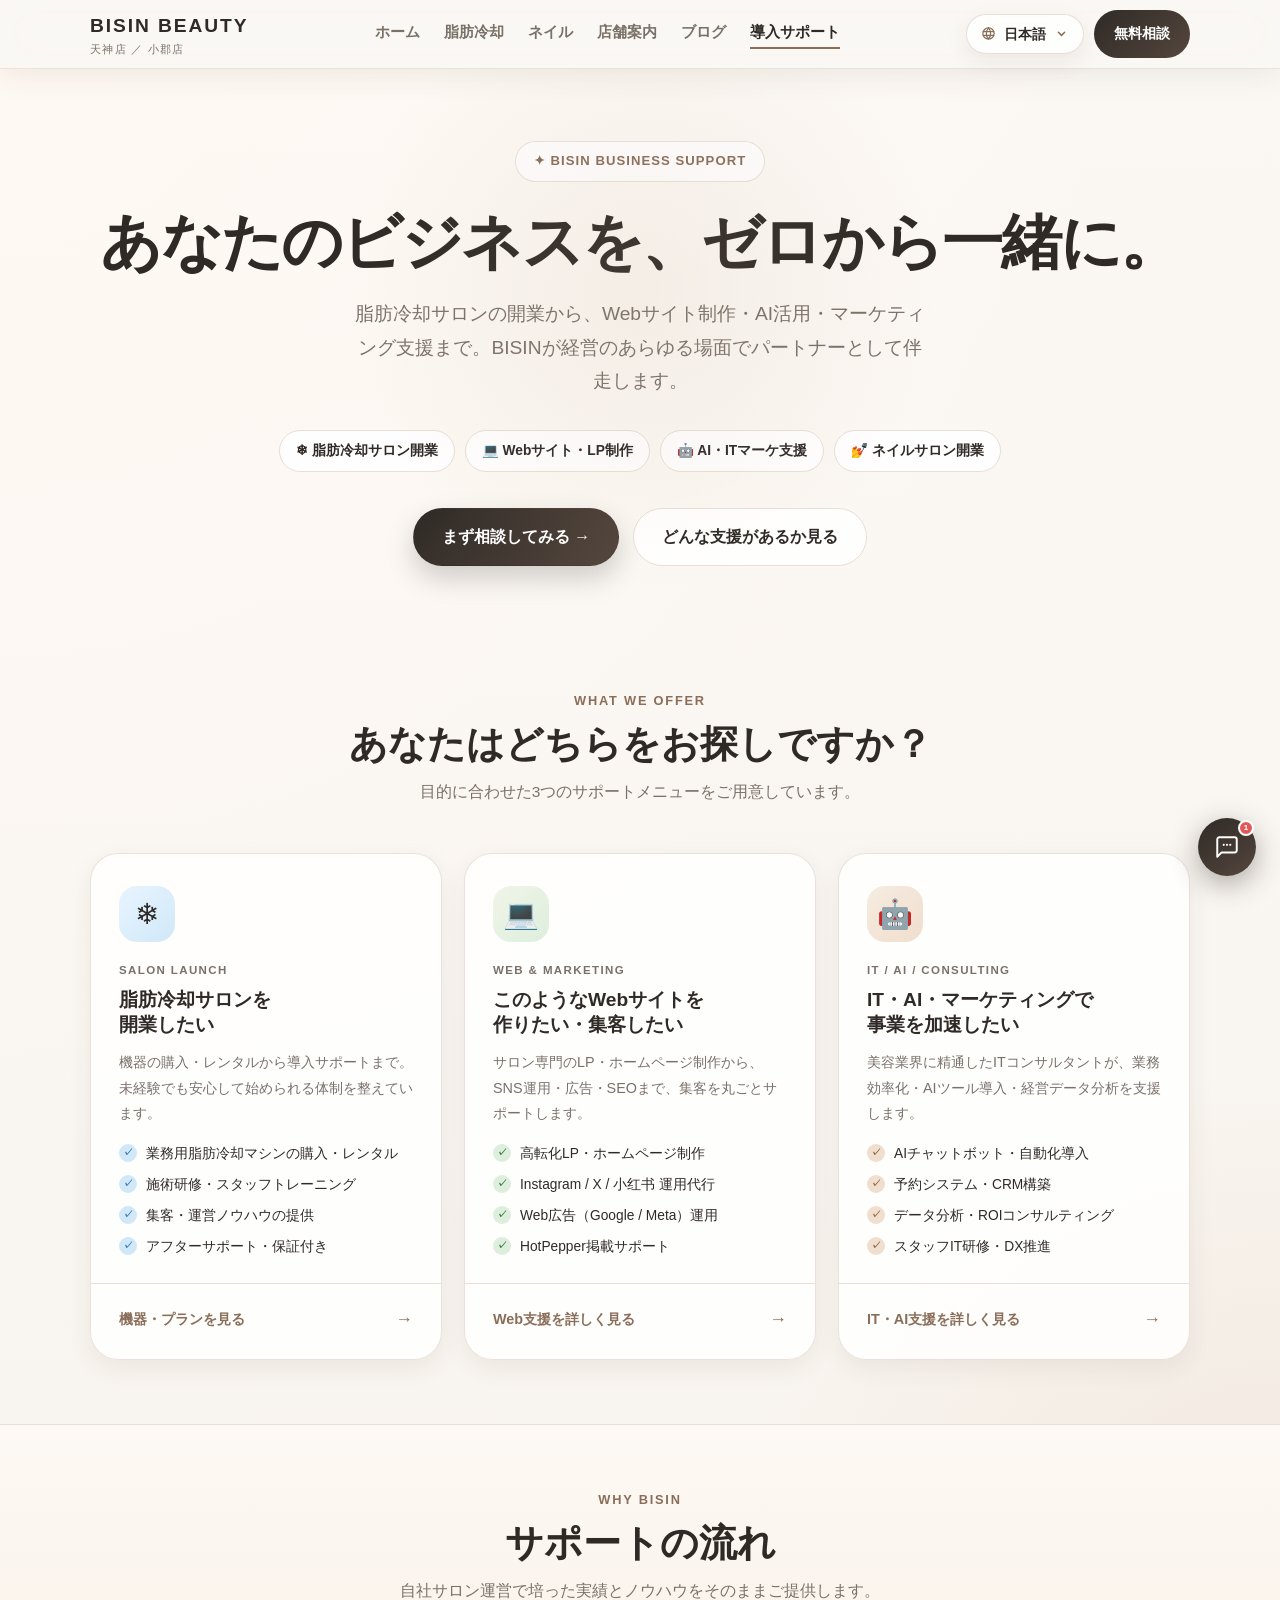
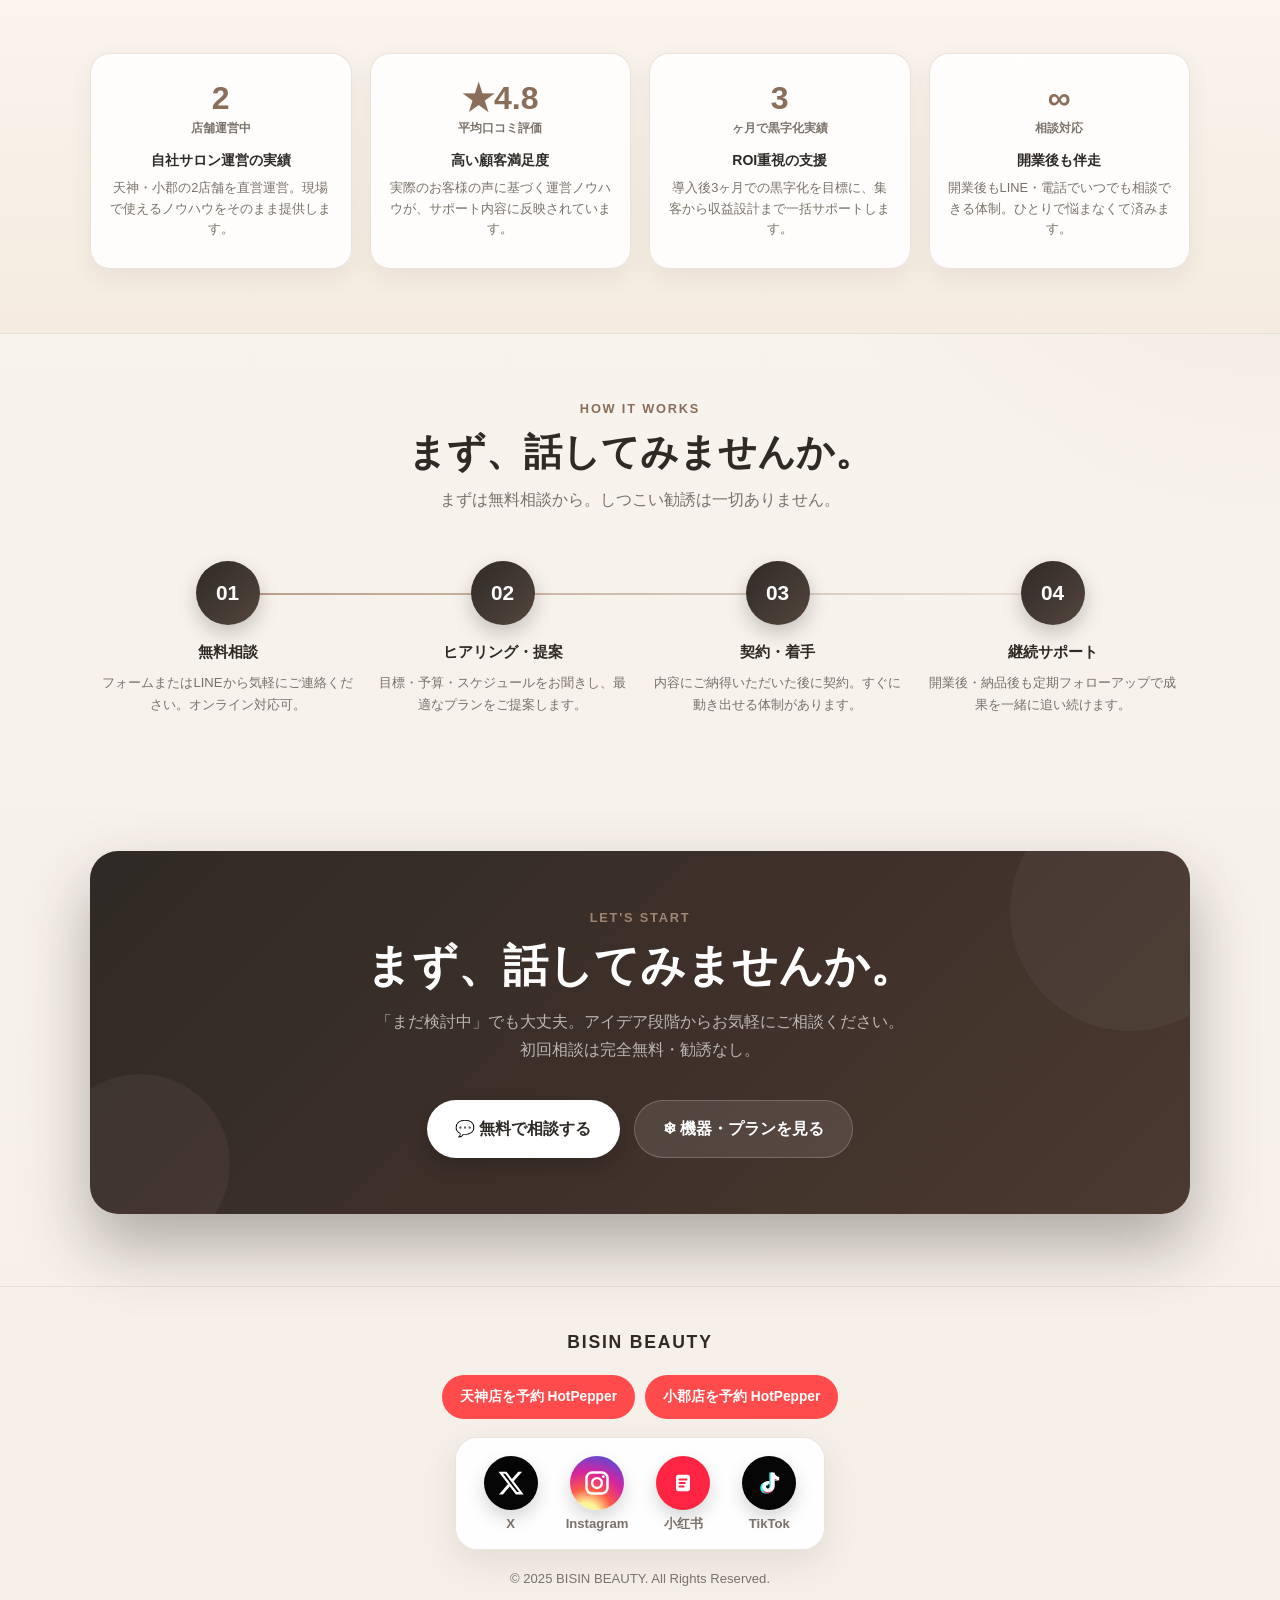
<file: for-business.html>
<!DOCTYPE html>
<html lang="ja">
<head>
  <meta charset="UTF-8" />
  <meta name="viewport" content="width=device-width, initial-scale=1.0" />
  <title>ビジネスサポート | BISIN BEAUTY</title>
  <meta name="description" content="脂肪冷却サロン開業・Webサイト制作・AI/ITマーケティング支援。BISINがあなたのビジネスをゼロからサポートします。" />
  <style>
    :root{--bg:#f7f3ee;--card:rgba(255,255,255,0.85);--text:#2f2a26;--muted:#7a7169;--line:#e8dfd6;--accent:#b99c87;--accent-dark:#8a6e59;--shadow:0 18px 50px rgba(74,56,42,0.10);--shadow-sm:0 8px 24px rgba(74,56,42,0.07);--radius-xl:28px;--radius-lg:20px;--radius-md:14px;--max:1100px}
    *{box-sizing:border-box;margin:0;padding:0}
    html{scroll-behavior:smooth}
    body{font-family:"Hiragino Sans","Yu Gothic","Noto Sans JP",sans-serif;color:var(--text);background:radial-gradient(circle at top left,#fff9f3 0,transparent 34%),radial-gradient(circle at right center,#f1e7dd 0,transparent 26%),linear-gradient(180deg,#fbf8f4 0%,#f5efe8 100%);line-height:1.75}
    a{color:inherit;text-decoration:none}
    img{max-width:100%;display:block}
    .container{width:min(var(--max),calc(100% - 32px));margin:0 auto}

    /* HEADER */
    .site-header{}.site-header::before{content:"";position:absolute;inset:0;backdrop-filter:blur(18px);background:;z-index:-1;pointer-events:none}
    .header-inner{min-height:68px;display:flex;align-items:center;justify-content:space-between;gap:16px}
    .logo{font-size:1.2rem;font-weight:800;letter-spacing:.1em}
    .logo small{display:block;font-size:.68rem;color:var(--muted);font-weight:500;letter-spacing:.12em;margin-top:-2px}
    .nav{display:flex;gap:24px;color:var(--muted);font-size:.95rem;font-weight:600}
    .nav a:hover,.nav a.active{color:var(--text)}
    .nav-close{display:none}
    .hamburger{display:none}
    .nav a.active{border-bottom:2px solid var(--accent-dark);padding-bottom:2px}
    .nav-cta{padding:11px 20px;border-radius:999px;background:linear-gradient(135deg,#2f2a26,#54463d);color:#fff;font-size:.9rem;font-weight:700;transition:transform .2s}
    .nav-cta:hover{transform:translateY(-2px)}

    /* BUTTONS */
    .btn{display:inline-flex;align-items:center;justify-content:center;gap:8px;border-radius:999px;padding:14px 28px;font-size:1rem;font-weight:800;border:1px solid transparent;cursor:pointer;transition:transform .2s,box-shadow .2s}
    .btn:hover{transform:translateY(-2px)}
    .btn-dark{background:linear-gradient(135deg,#2f2a26,#54463d);color:#fff;box-shadow:0 12px 28px rgba(0,0,0,.18)}
    .btn-dark:hover{box-shadow:0 18px 36px rgba(0,0,0,.25)}
    .btn-outline{background:rgba(255,255,255,.95);border-color:var(--line);color:var(--text)}
    .btn-outline:hover{background:#fff}

    /* HERO */
    .hero{padding:72px 0 60px;text-align:center;position:relative;overflow:hidden}
    .hero::before{content:"";position:absolute;top:-80px;left:50%;transform:translateX(-50%);width:600px;height:600px;border-radius:50%;background:radial-gradient(circle,rgba(185,156,135,.12) 0,transparent 70%);pointer-events:none}
    .hero-eyebrow{display:inline-flex;align-items:center;gap:8px;padding:8px 18px;background:rgba(255,255,255,.85);border:1px solid rgba(185,156,135,.3);border-radius:999px;font-size:.82rem;font-weight:700;color:var(--accent-dark);letter-spacing:.08em;margin-bottom:24px}
    .hero h1{font-size:clamp(2.2rem,5vw,3.8rem);font-weight:800;line-height:1.2;letter-spacing:-.03em;margin-bottom:18px}
    .hero h1 em{font-style:normal;color:var(--accent-dark)}
    .hero-sub{font-size:clamp(1rem,1.8vw,1.2rem);color:var(--muted);max-width:580px;margin:0 auto 32px}
    .hero-tags{display:flex;justify-content:center;flex-wrap:wrap;gap:10px;margin-bottom:36px}
    .hero-tag{padding:8px 16px;border-radius:999px;background:rgba(255,255,255,.9);border:1px solid var(--line);font-size:.86rem;font-weight:700;color:var(--text)}
    .hero-cta-row{display:flex;justify-content:center;gap:14px;flex-wrap:wrap}

    /* WHO IS THIS FOR */
    .who-section{padding:64px 0}
    .section-head{text-align:center;margin-bottom:48px}
    .eyebrow{color:var(--accent-dark);font-size:.8rem;letter-spacing:.14em;text-transform:uppercase;font-weight:700;margin-bottom:8px}
    .section-head h2{font-size:clamp(1.7rem,3vw,2.4rem);font-weight:800;line-height:1.25;margin-bottom:10px}
    .section-head p{color:var(--muted);font-size:.97rem;max-width:540px;margin:0 auto}

    /* PATH CARDS */
    .path-grid{display:grid;grid-template-columns:repeat(3,1fr);gap:22px}
    .path-card{background:var(--card);border:1px solid rgba(232,223,214,.9);border-radius:var(--radius-xl);overflow:hidden;box-shadow:var(--shadow-sm);display:flex;flex-direction:column;transition:transform .25s,box-shadow .25s}
    .path-card:hover{transform:translateY(-6px);box-shadow:var(--shadow)}
    .path-card-top{padding:32px 28px 24px;flex:1}
    .path-icon-wrap{width:56px;height:56px;border-radius:18px;display:flex;align-items:center;justify-content:center;font-size:1.8rem;margin-bottom:18px}
    .path-card:nth-child(1) .path-icon-wrap{background:linear-gradient(135deg,#e8f4ff,#d0e8f8)}
    .path-card:nth-child(2) .path-icon-wrap{background:linear-gradient(135deg,#f0f5e8,#ddeedd)}
    .path-card:nth-child(3) .path-icon-wrap{background:linear-gradient(135deg,#f5ece0,#f0dece)}
    .path-label{font-size:.72rem;font-weight:800;letter-spacing:.12em;text-transform:uppercase;color:var(--muted);margin-bottom:8px}
    .path-card h3{font-size:1.2rem;font-weight:800;line-height:1.3;margin-bottom:12px}
    .path-card p{font-size:.9rem;color:var(--muted);line-height:1.75;margin-bottom:16px}
    .path-features{list-style:none;display:flex;flex-direction:column;gap:7px;margin-bottom:0}
    .path-features li{display:flex;align-items:flex-start;gap:9px;font-size:.86rem;color:var(--text)}
    .path-features li::before{content:"✓";flex-shrink:0;width:18px;height:18px;border-radius:50%;display:flex;align-items:center;justify-content:center;font-size:.65rem;font-weight:900;margin-top:2px}
    .path-card:nth-child(1) .path-features li::before{background:#d0e8f8;color:#2a6ea6}
    .path-card:nth-child(2) .path-features li::before{background:#ddeedd;color:#2a6e3a}
    .path-card:nth-child(3) .path-features li::before{background:#f0dece;color:#8a5a30}
    .path-card-bottom{padding:20px 28px 24px;border-top:1px solid var(--line)}
    .path-cta{display:flex;align-items:center;justify-content:space-between;font-size:.9rem;font-weight:800;color:var(--accent-dark);transition:gap .2s}
    .path-cta .arrow{font-size:1.1rem;transition:transform .2s}
    .path-card:hover .path-cta .arrow{transform:translateX(4px)}

    /* WHY US */
    .why-section{padding:64px 0;background:linear-gradient(180deg,#fdf9f4,#f5ebe0);border-top:1px solid var(--line);border-bottom:1px solid var(--line)}
    .why-grid{display:grid;grid-template-columns:repeat(4,1fr);gap:18px;margin-top:40px}
    .why-card{text-align:center;padding:28px 18px;background:var(--card);border:1px solid rgba(232,223,214,.9);border-radius:var(--radius-lg);box-shadow:var(--shadow-sm)}
    .why-num{font-size:2rem;font-weight:900;color:var(--accent-dark);line-height:1;margin-bottom:4px}
    .why-unit{font-size:.72rem;font-weight:700;color:var(--muted);margin-bottom:10px}
    .why-label{font-size:.88rem;font-weight:700;margin-bottom:6px}
    .why-desc{font-size:.8rem;color:var(--muted);line-height:1.6}

    /* FLOW */
    .flow-section{padding:64px 0}
    .flow-steps{display:grid;grid-template-columns:repeat(4,1fr);gap:0;margin-top:40px;position:relative}
    .flow-steps::before{content:"";position:absolute;top:32px;left:12.5%;right:12.5%;height:2px;background:linear-gradient(90deg,var(--accent) 0%,rgba(185,156,135,.2) 100%);z-index:0}
    .flow-step{text-align:center;padding:0 12px;position:relative;z-index:1}
    .flow-num{width:64px;height:64px;border-radius:50%;background:linear-gradient(135deg,#2f2a26,#54463d);color:#fff;font-size:1.3rem;font-weight:900;display:flex;align-items:center;justify-content:center;margin:0 auto 14px;box-shadow:0 8px 20px rgba(0,0,0,.2)}
    .flow-step h4{font-size:.95rem;font-weight:800;margin-bottom:6px}
    .flow-step p{font-size:.82rem;color:var(--muted);line-height:1.65}

    /* CTA SECTION */
    .cta-section{padding:72px 0;text-align:center}
    .cta-box{background:linear-gradient(135deg,#2f2a26 0%,#3e3029 50%,#4a3a30 100%);border-radius:var(--radius-xl);padding:56px 48px;color:#fff;position:relative;overflow:hidden;box-shadow:0 32px 64px rgba(47,42,38,.35)}
    .cta-box::before{content:"";position:absolute;top:-60px;right:-60px;width:240px;height:240px;border-radius:50%;background:rgba(255,255,255,.04)}
    .cta-box::after{content:"";position:absolute;bottom:-40px;left:-40px;width:180px;height:180px;border-radius:50%;background:rgba(185,156,135,.08)}
    .cta-box .eyebrow{color:rgba(185,156,135,.8)}
    .cta-box h2{font-size:clamp(1.8rem,3.5vw,2.8rem);font-weight:800;line-height:1.25;margin-bottom:14px;position:relative;z-index:1}
    .cta-box p{font-size:1rem;color:rgba(255,255,255,.65);margin-bottom:36px;position:relative;z-index:1}
    .cta-btns{display:flex;justify-content:center;gap:14px;flex-wrap:wrap;position:relative;z-index:1}
    .btn-white{background:#fff;color:var(--text);font-weight:800;border-radius:999px;padding:14px 28px;font-size:1rem;display:inline-flex;align-items:center;gap:8px;transition:transform .2s,box-shadow .2s;box-shadow:0 8px 20px rgba(0,0,0,.2)}
    .btn-white:hover{transform:translateY(-2px);box-shadow:0 14px 28px rgba(0,0,0,.28)}
    .btn-ghost{background:rgba(255,255,255,.1);color:#fff;font-weight:700;border-radius:999px;padding:14px 28px;font-size:1rem;border:1px solid rgba(255,255,255,.2);display:inline-flex;align-items:center;gap:8px;transition:background .2s}
    .btn-ghost:hover{background:rgba(255,255,255,.18)}

    /* FOOTER */
    .footer{padding:40px 0 28px;border-top:1px solid var(--line)}
    .footer-inner{display:flex;flex-direction:column;align-items:center;gap:18px;text-align:center}
    .footer-brand{font-size:1.1rem;font-weight:800;letter-spacing:.1em;color:var(--text)}
    .footer-reserve{display:flex;gap:10px;flex-wrap:wrap;justify-content:center}
    .footer-hp-btn{display:inline-flex;align-items:center;gap:7px;padding:10px 18px;border-radius:999px;background:#ff4b4b;color:#fff;font-size:.86rem;font-weight:700;transition:opacity .2s}
    .footer-hp-btn:hover{opacity:.85}
    .hp-badge{font-size:.68rem;background:rgba(0,0,0,.15);padding:2px 7px;border-radius:4px}
    .footer-sns{display:flex;align-items:center;justify-content:center;gap:24px;flex-wrap:wrap;background:rgba(255,255,255,.92);border:1px solid rgba(232,223,214,.85);border-radius:22px;padding:18px 24px;box-shadow:0 12px 34px rgba(74,56,42,.10)}
    .sns-btn{width:auto;height:auto;min-width:62px;border-radius:0;background:transparent;display:inline-flex;flex-direction:column;align-items:center;justify-content:center;gap:7px;color:var(--muted);font-size:.82rem;font-weight:600;line-height:1;text-decoration:none;transition:color .2s,transform .2s}
    .sns-btn .sns-icon{width:54px;height:54px;border-radius:50%;display:inline-flex;align-items:center;justify-content:center;box-shadow:0 8px 18px rgba(0,0,0,.16);transition:transform .2s,box-shadow .2s}
    .sns-btn svg{width:28px;height:28px;display:block}
    .sns-btn:hover{background:transparent;color:var(--text);transform:translateY(-2px)}
    .sns-btn:hover .sns-icon{transform:translateY(-1px);box-shadow:0 12px 24px rgba(0,0,0,.18)}
    .sns-btn.x .sns-icon,.sns-btn.tiktok .sns-icon{background:#050505;color:#fff}
    .sns-btn.instagram .sns-icon{background:radial-gradient(circle at 30% 110%,#fdf497 0,#fdf497 18%,#fd5949 38%,#d6249f 62%,#285aeb 100%);color:#fff}
    .sns-btn.rednote .sns-icon{background:#ff2442;color:#fff}
    .sns-label{display:block;white-space:nowrap}
    @media(max-width:640px){.footer-sns{gap:16px;padding:16px 18px;border-radius:20px}.sns-btn{min-width:58px}.sns-btn .sns-icon{width:50px;height:50px}.sns-btn svg{width:26px;height:26px}}
    .footer-copy{font-size:.82rem;color:var(--muted)}

    /* RESPONSIVE */
    @media(max-width:900px){
      .path-grid{grid-template-columns:1fr}
      .why-grid{grid-template-columns:1fr 1fr}
      .flow-steps{grid-template-columns:1fr 1fr;gap:24px}
      .flow-steps::before{display:none}
    }
    @media(max-width:640px){
      .hero{padding:48px 0 40px}
      .hero h1{font-size:2rem}
      .why-grid{grid-template-columns:1fr 1fr}
      .cta-box{padding:36px 22px}
      .hero-cta-row{flex-direction:column;align-items:center}
      .nav{display:none;flex-direction:column;position:fixed;top:0;left:0;width:100%;height:100vh;height:100dvh;overflow-y:auto;background:#fff;backdrop-filter:none;z-index:1000;justify-content:flex-start;align-items:center;gap:24px;font-size:1.08rem;padding:88px 24px 32px}
      .nav.open{display:flex}
      .nav-close{position:absolute;top:24px;right:24px;background:none;border:none;font-size:2rem;cursor:pointer;color:var(--text)}
      .hamburger{display:flex;flex-direction:column;gap:5px;background:none;border:none;cursor:pointer;padding:8px;z-index:1001}
      .hamburger span{display:block;width:24px;height:2px;background:#2f2a26;border-radius:2px}
    }
  </style>
  <link rel="stylesheet" href="css/i18n.css?v=2" />
</head>
<body>

  <header class="site-header">
    <div class="container header-inner">
      <a class="logo" href="index.html">BISIN BEAUTY<small>天神店 ／ 小郡店</small></a>
      <nav class="nav" id="globalNav">
        <button class="nav-close" onclick="document.getElementById('globalNav').classList.remove('open')" aria-label="閉じる">✕</button>
        <a href="index.html" onclick="document.getElementById('globalNav').classList.remove('open')">ホーム</a>
        <a href="services/fat-freezing.html" onclick="document.getElementById('globalNav').classList.remove('open')">脂肪冷却</a>
        <a href="services/nail.html" onclick="document.getElementById('globalNav').classList.remove('open')">ネイル</a>
        <a href="stores/coolspa-tenjin.html" onclick="document.getElementById('globalNav').classList.remove('open')">店舗案内</a>
        <a href="blog/index.html" onclick="document.getElementById('globalNav').classList.remove('open')">症例・ビフォーアフター</a>
        <a href="for-business.html" class="active" onclick="document.getElementById('globalNav').classList.remove('open')">開業支援</a>
      </nav>
      <div style="display:flex;align-items:center;gap:12px;">
        <a href="https://bisincool.co.jp/outsourcing.html" target="_blank" rel="noopener" class="nav-cta">無料相談</a>
        <button class="hamburger" onclick="document.getElementById('globalNav').classList.toggle('open')" aria-label="メニュー">
          <span></span><span></span><span></span>
        </button>
      </div>
    </div>
  </header>

  <main>

    <!-- ===== HERO ===== -->
    <section class="hero">
      <div class="container">
        <div class="hero-eyebrow">✦ BISIN BUSINESS SUPPORT</div>
        <h1>あなたのビジネスを、<br><em>ゼロから一緒に。</em></h1>
        <p class="hero-sub">脂肪冷却サロンの開業から、Webサイト制作・AI活用・マーケティング支援まで。BISINが経営のあらゆる場面でパートナーとして伴走します。</p>
        <div class="hero-tags">
          <span class="hero-tag">❄ 脂肪冷却サロン開業</span>
          <span class="hero-tag">💻 Webサイト・LP制作</span>
          <span class="hero-tag">🤖 AI・ITマーケ支援</span>
          <span class="hero-tag">💅 ネイルサロン開業</span>
        </div>
        <div class="hero-cta-row">
          <a href="https://bisincool.co.jp/outsourcing.html" target="_blank" rel="noopener" class="btn btn-dark">まず相談してみる →</a>
          <a href="#paths" class="btn btn-outline">どんな支援があるか見る</a>
        </div>
      </div>
    </section>

    <!-- ===== 3 PATH CARDS ===== -->
    <section class="who-section" id="paths">
      <div class="container">
        <div class="section-head">
          <div class="eyebrow">WHAT WE OFFER</div>
          <h2>あなたはどちらをお探しですか？</h2>
          <p>目的に合わせた3つのサポートメニューをご用意しています。</p>
        </div>
        <div class="path-grid">

          <!-- Card 1: サロン開業 -->
          <div class="path-card">
            <div class="path-card-top">
              <div class="path-icon-wrap">❄</div>
              <div class="path-label">SALON LAUNCH</div>
              <h3>脂肪冷却サロンを<br>開業したい</h3>
              <p>機器の購入・レンタルから導入サポートまで。未経験でも安心して始められる体制を整えています。</p>
              <ul class="path-features">
                <li>業務用脂肪冷却マシンの購入・レンタル</li>
                <li>施術研修・スタッフトレーニング</li>
                <li>集客・運営ノウハウの提供</li>
                <li>アフターサポート・保証付き</li>
              </ul>
            </div>
            <div class="path-card-bottom">
              <a href="https://bisincool.co.jp/outsourcing.html" target="_blank" rel="noopener" class="path-cta">
                <span>機器・プランを見る</span>
                <span class="arrow">→</span>
              </a>
            </div>
          </div>

          <!-- Card 2: Webサイト・集客 -->
          <div class="path-card">
            <div class="path-card-top">
              <div class="path-icon-wrap">💻</div>
              <div class="path-label">WEB & MARKETING</div>
              <h3>このようなWebサイトを<br>作りたい・集客したい</h3>
              <p>サロン専門のLP・ホームページ制作から、SNS運用・広告・SEOまで、集客を丸ごとサポートします。</p>
              <ul class="path-features">
                <li>高転化LP・ホームページ制作</li>
                <li>Instagram / X / 小红书 運用代行</li>
                <li>Web広告（Google / Meta）運用</li>
                <li>HotPepper掲載サポート</li>
              </ul>
            </div>
            <div class="path-card-bottom">
              <a href="https://bisincool.co.jp/outsourcing.html" target="_blank" rel="noopener" class="path-cta">
                <span>Web支援を詳しく見る</span>
                <span class="arrow">→</span>
              </a>
            </div>
          </div>

          <!-- Card 3: IT・AI・マーケ -->
          <div class="path-card">
            <div class="path-card-top">
              <div class="path-icon-wrap">🤖</div>
              <div class="path-label">IT / AI / CONSULTING</div>
              <h3>IT・AI・マーケティングで<br>事業を加速したい</h3>
              <p>美容業界に精通したITコンサルタントが、業務効率化・AIツール導入・経営データ分析を支援します。</p>
              <ul class="path-features">
                <li>AIチャットボット・自動化導入</li>
                <li>予約システム・CRM構築</li>
                <li>データ分析・ROIコンサルティング</li>
                <li>スタッフIT研修・DX推進</li>
              </ul>
            </div>
            <div class="path-card-bottom">
              <a href="https://bisincool.co.jp/outsourcing.html" target="_blank" rel="noopener" class="path-cta">
                <span>IT・AI支援を詳しく見る</span>
                <span class="arrow">→</span>
              </a>
            </div>
          </div>

        </div>
      </div>
    </section>

    <!-- ===== WHY BISIN ===== -->
    <section class="why-section">
      <div class="container">
        <div class="section-head">
          <div class="eyebrow">WHY BISIN</div>
          <h2>BISINが選ばれる理由</h2>
          <p>自社サロン運営で培った実績とノウハウをそのままご提供します。</p>
        </div>
        <div class="why-grid">
          <div class="why-card">
            <div class="why-num">2</div>
            <div class="why-unit">店舗運営中</div>
            <div class="why-label">自社サロン運営の実績</div>
            <div class="why-desc">天神・小郡の2店舗を直営運営。現場で使えるノウハウをそのまま提供します。</div>
          </div>
          <div class="why-card">
            <div class="why-num">★4.8</div>
            <div class="why-unit">平均口コミ評価</div>
            <div class="why-label">高い顧客満足度</div>
            <div class="why-desc">実際のお客様の声に基づく運営ノウハウが、サポート内容に反映されています。</div>
          </div>
          <div class="why-card">
            <div class="why-num">3</div>
            <div class="why-unit">ヶ月で黒字化実績</div>
            <div class="why-label">ROI重視の支援</div>
            <div class="why-desc">導入後3ヶ月での黒字化を目標に、集客から収益設計まで一括サポートします。</div>
          </div>
          <div class="why-card">
            <div class="why-num">∞</div>
            <div class="why-unit">相談対応</div>
            <div class="why-label">開業後も伴走</div>
            <div class="why-desc">開業後もLINE・電話でいつでも相談できる体制。ひとりで悩まなくて済みます。</div>
          </div>
        </div>
      </div>
    </section>

    <!-- ===== FLOW ===== -->
    <section class="flow-section">
      <div class="container">
        <div class="section-head">
          <div class="eyebrow">HOW IT WORKS</div>
          <h2>サポートの流れ</h2>
          <p>まずは無料相談から。しつこい勧誘は一切ありません。</p>
        </div>
        <div class="flow-steps">
          <div class="flow-step">
            <div class="flow-num">01</div>
            <h4>無料相談</h4>
            <p>フォームまたはLINEから気軽にご連絡ください。オンライン対応可。</p>
          </div>
          <div class="flow-step">
            <div class="flow-num">02</div>
            <h4>ヒアリング・提案</h4>
            <p>目標・予算・スケジュールをお聞きし、最適なプランをご提案します。</p>
          </div>
          <div class="flow-step">
            <div class="flow-num">03</div>
            <h4>契約・着手</h4>
            <p>内容にご納得いただいた後に契約。すぐに動き出せる体制があります。</p>
          </div>
          <div class="flow-step">
            <div class="flow-num">04</div>
            <h4>継続サポート</h4>
            <p>開業後・納品後も定期フォローアップで成果を一緒に追い続けます。</p>
          </div>
        </div>
      </div>
    </section>

    <!-- ===== CTA ===== -->
    <section class="cta-section">
      <div class="container">
        <div class="cta-box">
          <div class="eyebrow">LET'S START</div>
          <h2>まず、話してみませんか。</h2>
          <p>「まだ検討中」でも大丈夫。アイデア段階からお気軽にご相談ください。<br>初回相談は完全無料・勧誘なし。</p>
          <div class="cta-btns">
            <a href="https://bisincool.co.jp/outsourcing.html" target="_blank" rel="noopener" class="btn-white">
              💬 無料で相談する
            </a>
            <a href="https://bisincool.co.jp/outsourcing.html" target="_blank" rel="noopener" class="btn-ghost">
              ❄ 機器・プランを見る
            </a>
          </div>
        </div>
      </div>
    </section>

  </main>

  <footer class="footer">
    <div class="container footer-inner">
      <p class="footer-brand">BISIN BEAUTY</p>
      <div class="footer-reserve">
        <a href="https://beauty.hotpepper.jp/kr/slnH000736255/" target="_blank" rel="noopener" class="footer-hp-btn"><svg width="13" height="13" viewBox="0 0 24 24" fill="currentColor"><path d="M19 3H5a2 2 0 00-2 2v14a2 2 0 002 2h14a2 2 0 002-2V5a2 2 0 00-2-2zm-7 14l-5-5 1.4-1.4L12 14.2l7.6-7.6L21 8l-9 9z"/></svg>天神店を予約<span class="hp-badge">HotPepper</span></a>
        <a href="https://beauty.hotpepper.jp/kr/slnH000498862/" target="_blank" rel="noopener" class="footer-hp-btn"><svg width="13" height="13" viewBox="0 0 24 24" fill="currentColor"><path d="M19 3H5a2 2 0 00-2 2v14a2 2 0 002 2h14a2 2 0 002-2V5a2 2 0 00-2-2zm-7 14l-5-5 1.4-1.4L12 14.2l7.6-7.6L21 8l-9 9z"/></svg>小郡店を予約<span class="hp-badge">HotPepper</span></a>
      </div>
    <div class="footer-sns">
      <a href="https://x.com/BisinCool" target="_blank" rel="noopener" class="sns-btn x" aria-label="X"><span class="sns-icon"><svg viewBox="0 0 24 24" fill="currentColor" aria-hidden="true"><path d="M18.244 2.25h3.308l-7.227 8.26 8.502 11.24H16.17l-5.214-6.817L4.99 21.75H1.68l7.73-8.835L1.254 2.25H8.08l4.713 6.231zm-1.161 17.52h1.833L7.084 4.126H5.117z"/></svg></span><span class="sns-label">X</span></a>
      <a href="https://www.instagram.com/bisincool/" target="_blank" rel="noopener" class="sns-btn instagram" aria-label="Instagram"><span class="sns-icon"><svg viewBox="0 0 24 24" fill="none" stroke="currentColor" stroke-width="2.1" aria-hidden="true"><rect x="3" y="3" width="18" height="18" rx="5"/><circle cx="12" cy="12" r="4.2"/><circle cx="17.4" cy="6.6" r="1.15" fill="currentColor" stroke="none"/></svg></span><span class="sns-label">Instagram</span></a>
      <a href="https://www.xiaohongshu.com/discovery/item/69e0a2540000000022001ae0?source=webshare&amp;xhsshare=pc_web&amp;xsec_token=AB1BG-D9p5TQa1cb5tnmm_p1D4aSu9qyHYRRPa7bhW69w=&amp;xsec_source=pc_share" target="_blank" rel="noopener" class="sns-btn rednote" aria-label="小红书"><span class="sns-icon"><svg viewBox="0 0 24 24" fill="none" aria-hidden="true"><rect x="6" y="5" width="12" height="14" rx="2.2" fill="currentColor"/><path d="M9 9h6M9 12h4.5M9 15h3.5" stroke="#ff2442" stroke-width="1.7" stroke-linecap="round"/></svg></span><span class="sns-label">小红书</span></a>
      <a href="https://www.tiktok.com/search?lang=ja-JP&amp;q=bisin_coolspa&amp;t=1780551269080" target="_blank" rel="noopener" class="sns-btn tiktok" aria-label="TikTok"><span class="sns-icon"><svg viewBox="0 0 24 24" aria-hidden="true"><path fill="#25F4EE" d="M15.2 3.1c.4 2.4 1.8 3.9 4.2 4.3v3c-1.4 0-2.6-.4-3.7-1.2v6.1c0 3.4-2.5 5.8-5.9 5.8-3 0-5.3-2.1-5.3-4.9 0-3 2.4-5.1 5.7-5.1.3 0 .7 0 1 .1v3.1c-.3-.1-.6-.1-.9-.1-1.4 0-2.3.8-2.3 1.9s.9 1.8 2.1 1.8c1.4 0 2.2-.9 2.2-2.6V3.1h2.9z"/><path fill="#FE2C55" d="M16.4 4.2c.7 1.7 2 2.7 4 3v3c-1.4-.1-2.7-.5-3.8-1.4v6.2c0 3.3-2.5 5.7-5.9 5.7-1.9 0-3.6-.8-4.6-2.2.9.5 1.9.8 3 .8 3.3 0 5.9-2.4 5.9-5.7V4.2h1.4z"/><path fill="#fff" d="M14.1 3.1h2.6c.4 2.1 1.8 3.4 4 3.8v2.7c-1.4-.1-2.7-.5-3.8-1.4v6.2c0 3.1-2.4 5.4-5.6 5.4-2.8 0-5.1-1.9-5.1-4.6 0-2.8 2.3-4.9 5.3-4.9.4 0 .7 0 1 .1v2.8c-.3-.1-.6-.1-.9-.1-1.3 0-2.2.8-2.2 1.8s.9 1.8 2 1.8c1.3 0 2.1-.9 2.1-2.5V3.1z"/></svg></span><span class="sns-label">TikTok</span></a>
    </div>
    <p class="footer-copy">&copy; 2025 BISIN BEAUTY. All Rights Reserved.</p>
    </div>
  </footer>

<script src="js/i18n.js?v=13"></script>
<link rel="stylesheet" href="css/chatbot.css?v=9">
<script src="js/chatbot.js?v=8"></script>
</body>
</html>
</file>
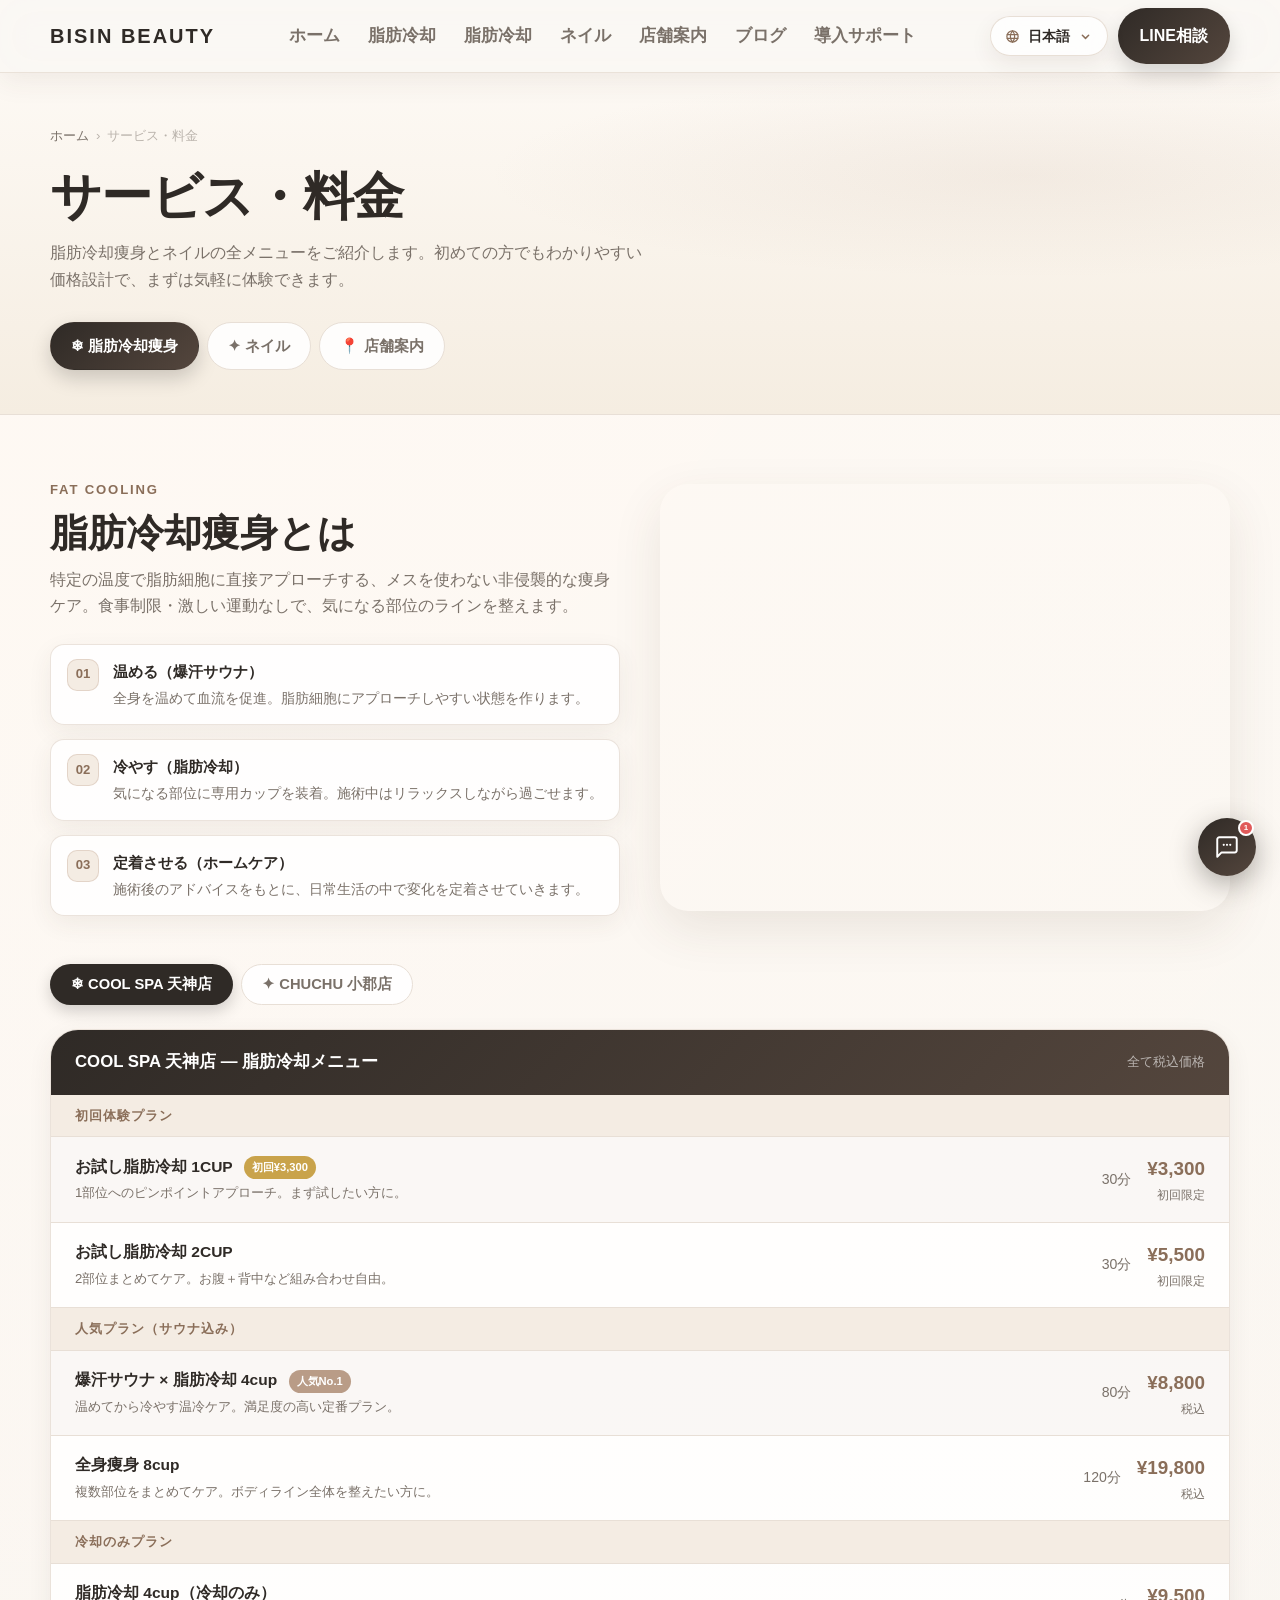
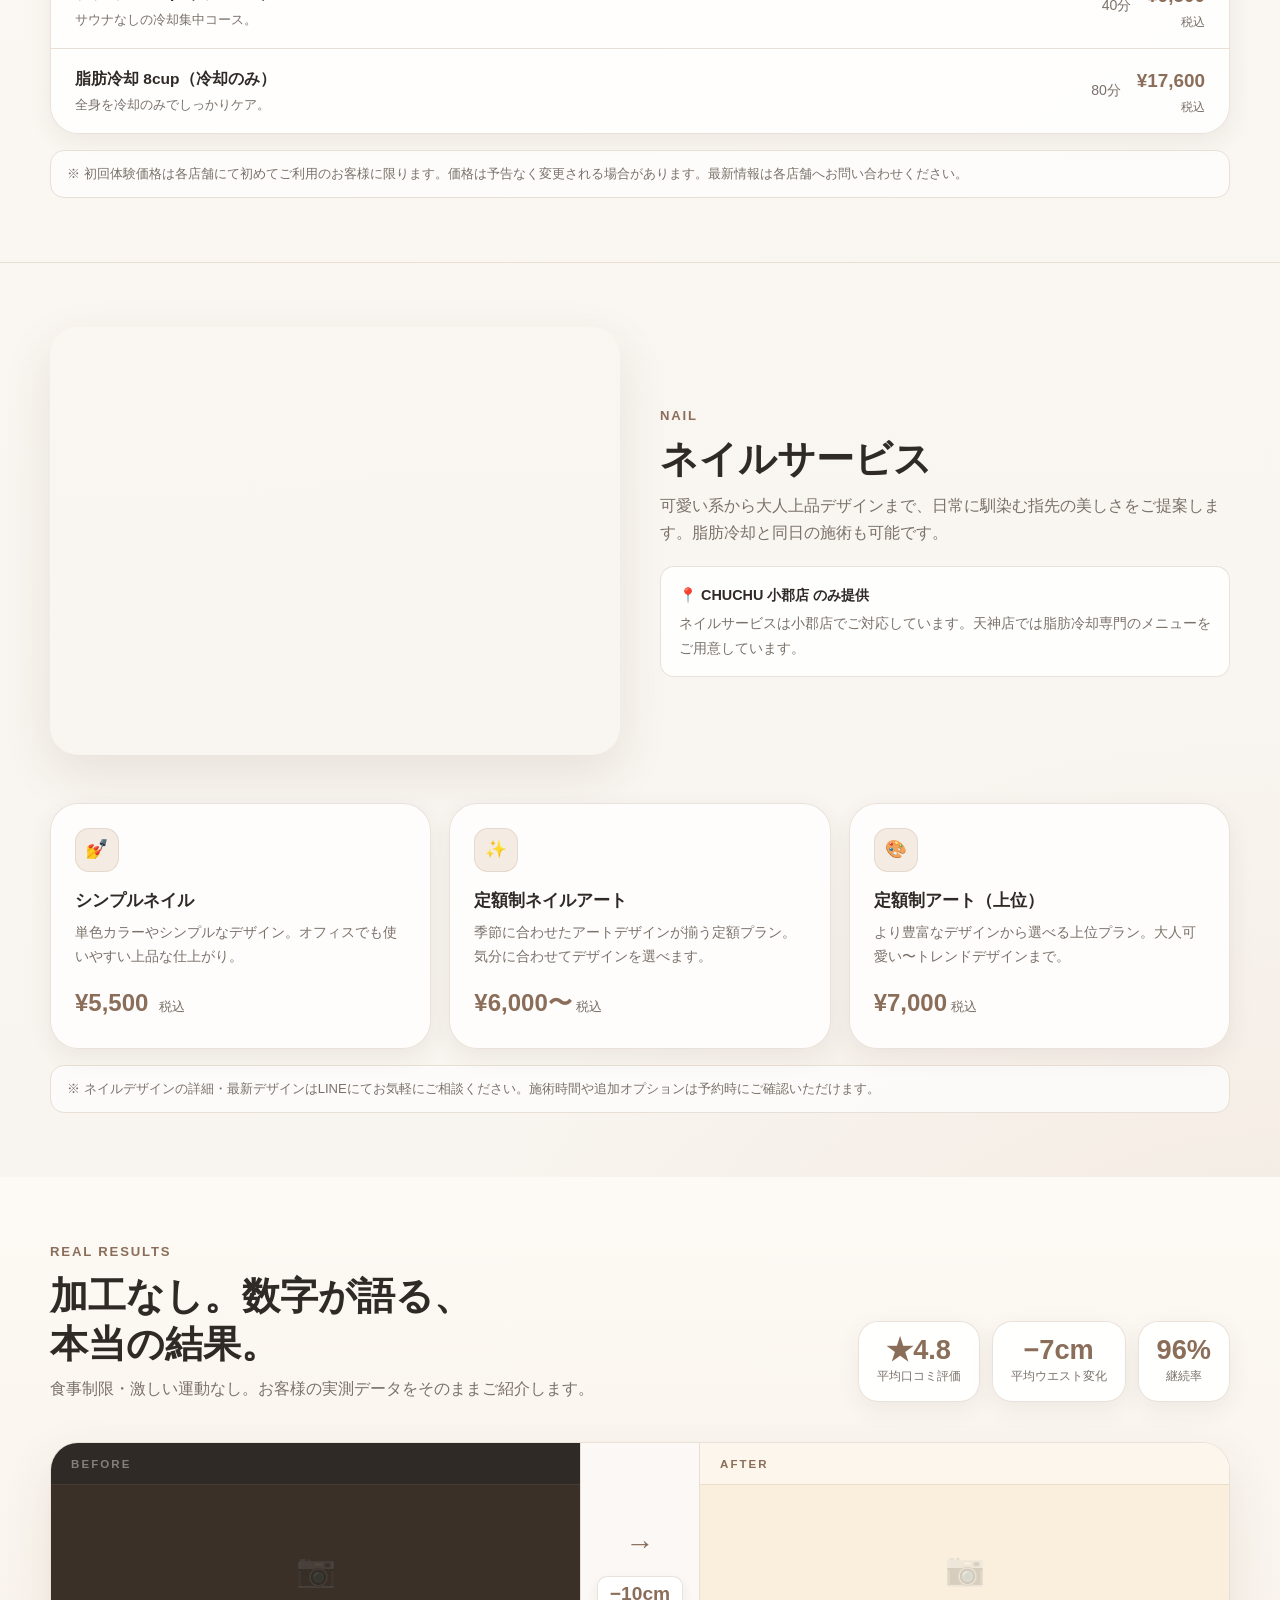
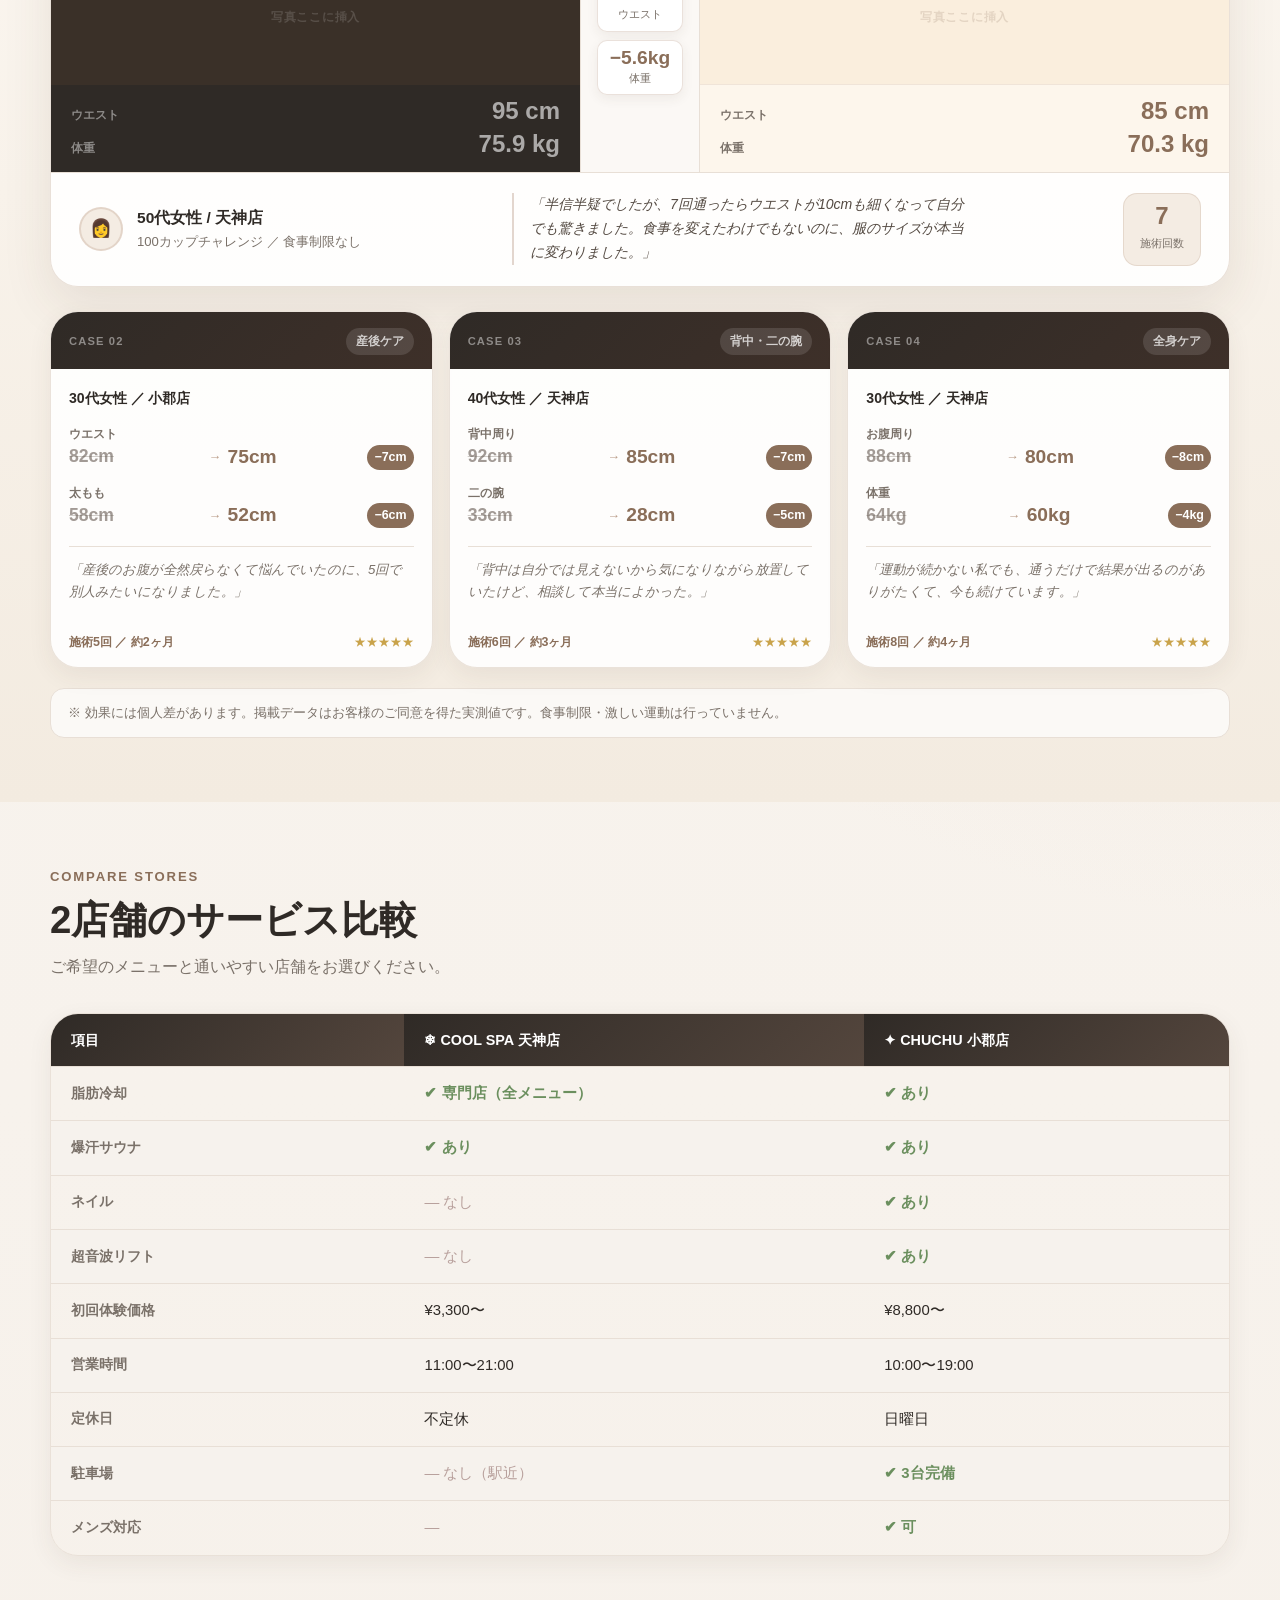
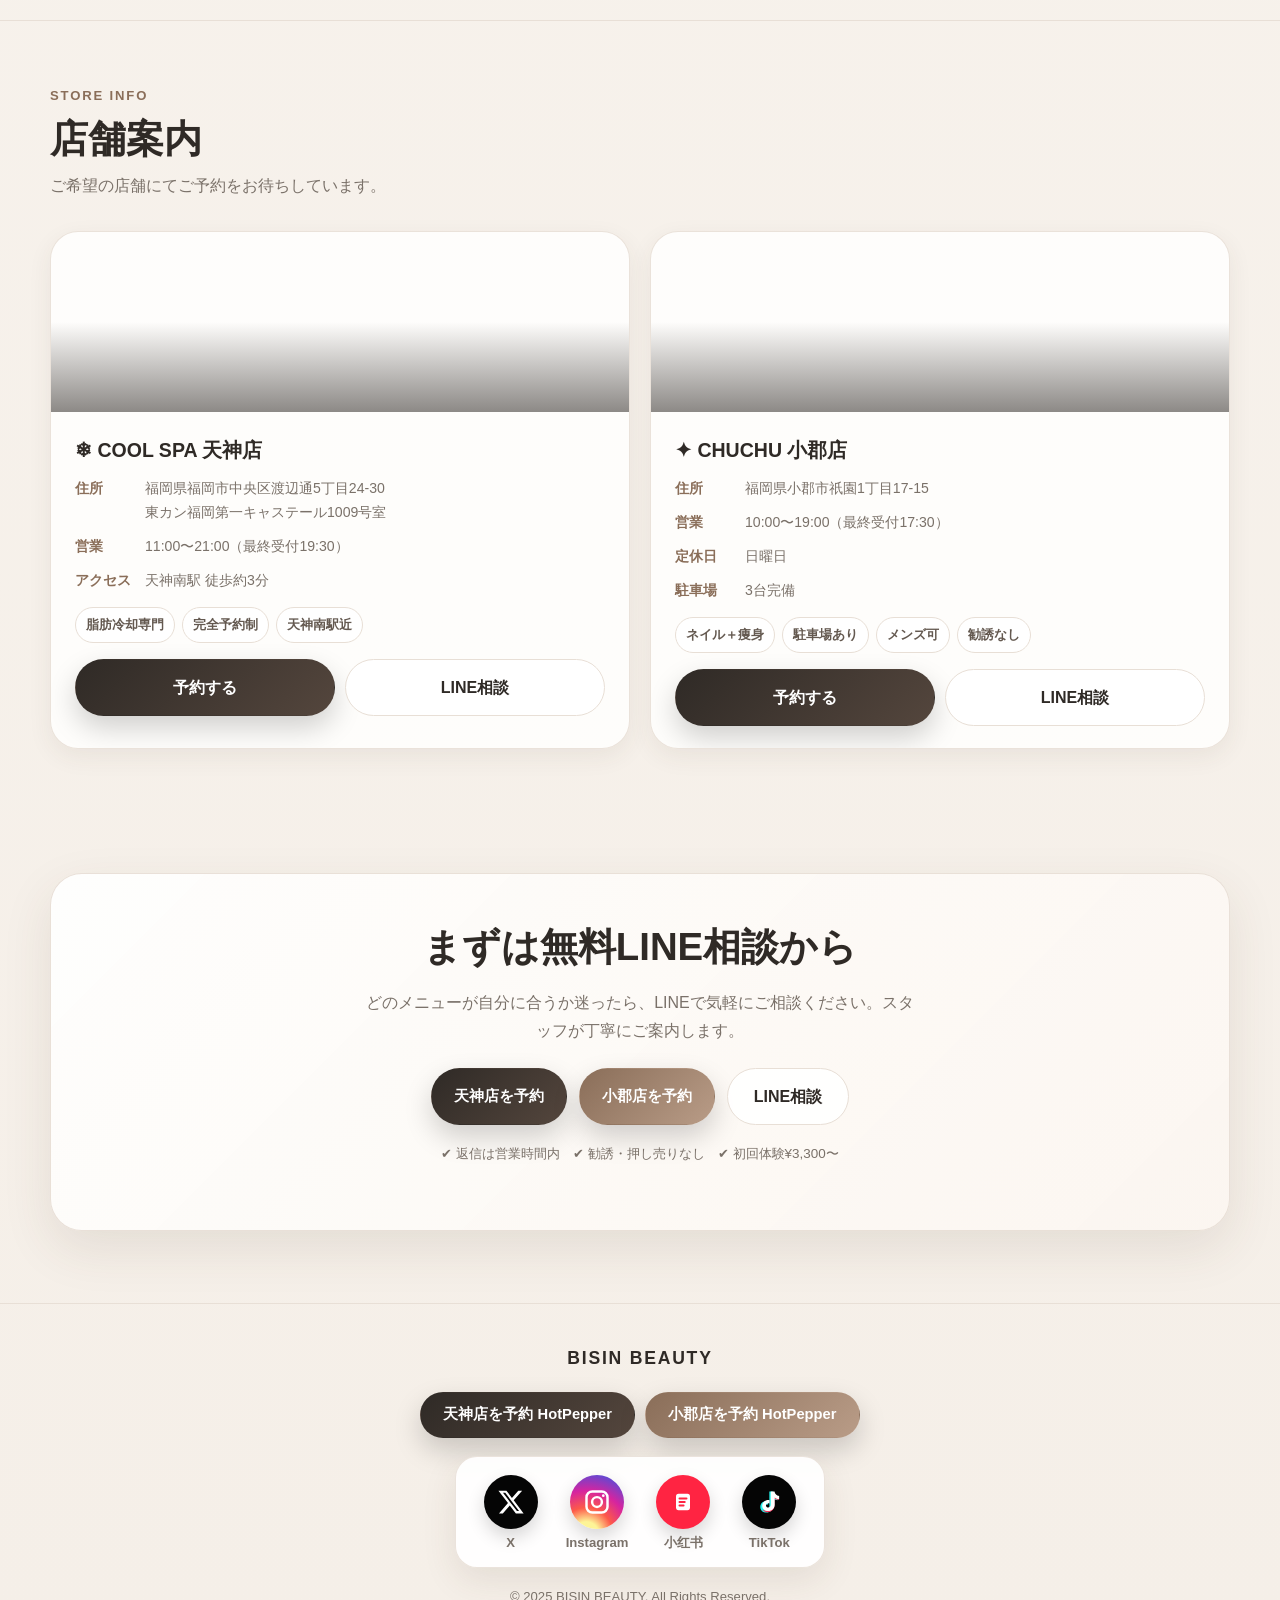
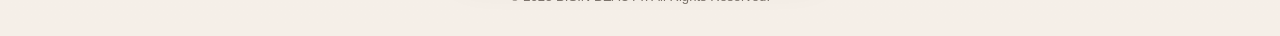
<file: service.html>
<!DOCTYPE html>
<html lang="ja">
<head>
  <meta charset="UTF-8" />
  <meta name="viewport" content="width=device-width, initial-scale=1.0" />
  <title>サービス・料金 | BISIN BEAUTY</title>
  <meta name="description" content="脂肪冷却痩身・ネイルのメニューと料金一覧。天神COOL SPA・小郡CHUCHUの全プランをご紹介。初回体験¥3,300〜。" />
  <link rel="canonical" href="https://coolspa.bisincool.co.jp/service.html" />
  <meta property="og:type" content="website" />
  <meta property="og:site_name" content="BISIN BEAUTY" />
  <meta property="og:title" content="サービス・料金｜脂肪冷却・ネイル｜BISIN BEAUTY" />
  <meta property="og:description" content="脂肪冷却痩身・ネイルのメニューと料金一覧。天神COOL SPA・小郡CHUCHUの全プランをご紹介。" />
  <meta property="og:url" content="https://coolspa.bisincool.co.jp/service.html" />
  <meta property="og:image" content="https://coolspa.bisincool.co.jp/images/hero-cover.png" />
  <meta name="twitter:card" content="summary_large_image" />
  <style>
    :root {
      --bg: #f7f3ee;
      --bg-soft: #fcfaf7;
      --card: rgba(255,255,255,0.82);
      --text: #2f2a26;
      --muted: #7a7169;
      --line: #e8dfd6;
      --accent: #b99c87;
      --accent-dark: #8a6e59;
      --shadow: 0 18px 50px rgba(74,56,42,0.10);
      --shadow-sm: 0 8px 24px rgba(74,56,42,0.07);
      --radius-xl: 28px;
      --radius-lg: 20px;
      --radius-md: 14px;
      --max: 1180px;
    }

    * { box-sizing: border-box; margin: 0; padding: 0; }
    html { scroll-behavior: smooth; }
    body {
      font-family: "Hiragino Sans", "Yu Gothic", "Noto Sans JP", sans-serif;
      color: var(--text);
      background:
        radial-gradient(circle at top left, #fff9f3 0, transparent 34%),
        radial-gradient(circle at right center, #f1e7dd 0, transparent 26%),
        linear-gradient(180deg, #fbf8f4 0%, #f5efe8 100%);
      line-height: 1.7;
    }
    a { color: inherit; text-decoration: none; }
    img { max-width: 100%; display: block; }

    .container {
      width: min(var(--max), calc(100% - 32px));
      margin: 0 auto;
    }

    /* ===== HEADER ===== */
    .site-header {
      position: sticky; top: 0; z-index: 50;
      border-bottom: 1px solid rgba(232,223,214,0.8);
    }
    .site-header::before {
      content: "";
      position: absolute;
      inset: 0;
      backdrop-filter: blur(18px);
      background: rgba(251,248,244,0.76);
      z-index: -1;
      pointer-events: none;
    }
    .header-inner {
      min-height: 72px;
      display: flex; align-items: center;
      justify-content: space-between; gap: 16px;
    }
    .logo { font-size: 1.25rem; font-weight: 800; letter-spacing: 0.1em; }
    .nav {
      display: flex; align-items: center; gap: 28px;
      color: var(--muted); font-size: 1.05rem; font-weight: 600;
    }
    .nav a:hover { color: var(--text); }
    .nav a.active { color: var(--text); border-bottom: 2px solid var(--accent-dark); padding-bottom: 2px; }
    .header-cta {
      display: inline-flex; align-items: center; justify-content: center;
      border-radius: 999px; padding: 14px 22px;
      background: linear-gradient(135deg, #2f2a26 0%, #54463d 100%);
      color: white; font-size: 1rem; font-weight: 700;
      box-shadow: 0 10px 20px rgba(0,0,0,0.15);
      transition: transform .2s ease, box-shadow .2s ease;
    }
    .header-cta:hover { transform: translateY(-2px); box-shadow: 0 16px 28px rgba(0,0,0,0.2); }

    /* ===== BUTTONS ===== */
    .btn {
      display: inline-flex; align-items: center; justify-content: center;
      border-radius: 999px; padding: 14px 26px;
      font-size: 1rem; font-weight: 800;
      transition: transform .2s ease, box-shadow .2s ease;
      border: 1px solid transparent; cursor: pointer;
    }
    .btn:hover { transform: translateY(-2px); }
    .btn-primary {
      background: linear-gradient(135deg, #2f2a26 0%, #54463d 100%);
      color: #fff; box-shadow: 0 12px 28px rgba(0,0,0,0.18);
    }
    .btn-primary:hover { box-shadow: 0 18px 36px rgba(0,0,0,0.25); }
    .btn-secondary {
      background: rgba(255,255,255,0.95);
      border-color: var(--line); color: var(--text);
    }
    .btn-secondary:hover { background: #fff; }
    .btn-accent {
      background: linear-gradient(135deg, #b99c87 0%, #8a6e59 100%);
      color: #fff; box-shadow: 0 10px 24px rgba(185,156,135,0.35);
    }

    /* ===== PAGE HERO ===== */
    .page-hero {
      padding: 52px 0 44px;
      background:
        radial-gradient(ellipse 70% 50% at 80% 30%, rgba(185,156,135,0.12) 0, transparent 60%),
        linear-gradient(180deg, #fdf9f4 0%, #f5ede1 100%);
      border-bottom: 1px solid var(--line);
    }
    .breadcrumb {
      display: flex; align-items: center; gap: 7px;
      font-size: 0.84rem; color: var(--muted); margin-bottom: 18px;
    }
    .breadcrumb a:hover { color: var(--text); }
    .breadcrumb span { opacity: 0.5; }
    .page-hero h1 {
      font-size: clamp(2rem, 4vw, 3.2rem);
      font-weight: 800; line-height: 1.2;
      letter-spacing: -0.02em; margin-bottom: 12px;
    }
    .page-hero p { color: var(--muted); max-width: 600px; font-size: 1rem; }

    /* service tabs */
    .service-tabs {
      display: flex; gap: 8px; margin-top: 28px; flex-wrap: wrap;
    }
    .stab {
      display: inline-flex; align-items: center; gap: 7px;
      padding: 10px 20px; border-radius: 999px;
      font-size: 0.95rem; font-weight: 700; cursor: pointer;
      border: 1px solid var(--line);
      background: rgba(255,255,255,0.9);
      color: var(--muted);
      transition: all .2s;
    }
    .stab.active, .stab:hover {
      background: linear-gradient(135deg, #2f2a26 0%, #54463d 100%);
      color: #fff; border-color: transparent;
      box-shadow: 0 8px 20px rgba(0,0,0,0.18);
    }

    /* ===== SECTION COMMON ===== */
    .section { padding: 64px 0; }
    .section + .section { border-top: 1px solid var(--line); }
    .eyebrow {
      color: var(--accent-dark); font-size: 0.82rem;
      letter-spacing: 0.14em; text-transform: uppercase;
      font-weight: 700; margin-bottom: 8px;
    }
    .section-title {
      font-size: clamp(1.7rem, 3vw, 2.4rem);
      font-weight: 800; line-height: 1.25; margin-bottom: 10px;
    }
    .section-lead { color: var(--muted); max-width: 640px; font-size: 0.97rem; }

    /* ===== SERVICE INTRO ===== */
    .service-intro-grid {
      display: grid; grid-template-columns: 1fr 1fr;
      gap: 40px; align-items: center; margin-bottom: 48px;
    }
    .service-intro-visual {
      border-radius: var(--radius-xl); overflow: hidden;
      aspect-ratio: 4/3;
      box-shadow: var(--shadow);
      background-size: cover; background-position: center;
    }
    .how-it-works {
      display: flex; flex-direction: column; gap: 14px; margin-top: 24px;
    }
    .how-step {
      display: flex; align-items: flex-start; gap: 14px;
      padding: 14px 16px;
      background: rgba(255,255,255,0.85);
      border: 1px solid rgba(232,223,214,0.85);
      border-radius: var(--radius-md);
      box-shadow: var(--shadow-sm);
    }
    .how-step .step-num {
      flex-shrink: 0; width: 32px; height: 32px;
      border-radius: 10px; background: #f4ece3;
      border: 1px solid rgba(185,156,135,0.3);
      display: flex; align-items: center; justify-content: center;
      font-size: 0.82rem; font-weight: 900; color: var(--accent-dark);
    }
    .how-step h4 { font-size: 0.96rem; font-weight: 800; margin-bottom: 2px; }
    .how-step p { font-size: 0.86rem; color: var(--muted); }

    /* ===== MENU TABLES ===== */
    .store-tabs {
      display: flex; gap: 8px; margin-bottom: 24px;
    }
    .store-tab {
      padding: 10px 20px; border-radius: 999px;
      font-size: 0.92rem; font-weight: 700; cursor: pointer;
      border: 1px solid var(--line);
      background: rgba(255,255,255,0.9);
      color: var(--muted); transition: all .2s;
    }
    .store-tab.active {
      background: var(--text); color: #fff; border-color: transparent;
      box-shadow: 0 6px 16px rgba(0,0,0,0.18);
    }

    .menu-block { display: none; }
    .menu-block.active { display: block; }

    .menu-table-wrap {
      border-radius: var(--radius-xl);
      background: var(--card);
      border: 1px solid rgba(232,223,214,0.9);
      overflow: hidden;
      box-shadow: var(--shadow-sm);
    }
    .menu-table-header {
      padding: 18px 24px;
      background: linear-gradient(135deg, #2f2a26 0%, #54463d 100%);
      display: flex; align-items: center; gap: 10px;
    }
    .menu-table-header h3 { color: #fff; font-size: 1.05rem; font-weight: 800; }
    .menu-table-header span {
      margin-left: auto; font-size: 0.8rem; color: rgba(255,255,255,0.6);
    }
    .menu-row {
      display: grid; grid-template-columns: 1fr auto auto;
      align-items: center; gap: 16px;
      padding: 16px 24px;
      border-bottom: 1px solid var(--line);
      transition: background .15s;
    }
    .menu-row:last-child { border-bottom: none; }
    .menu-row:hover { background: rgba(185,156,135,0.06); }
    .menu-row.popular { background: rgba(185,156,135,0.07); }
    .menu-name { font-weight: 700; font-size: 0.97rem; }
    .menu-name .badge {
      display: inline-block; padding: 2px 8px;
      background: #b99c87; color: #fff;
      font-size: 0.7rem; font-weight: 800; border-radius: 999px;
      margin-left: 7px; vertical-align: middle;
    }
    .menu-name .badge.first { background: #c9a34b; }
    .menu-name p { font-size: 0.83rem; color: var(--muted); font-weight: 400; margin-top: 2px; }
    .menu-time { color: var(--muted); font-size: 0.88rem; white-space: nowrap; }
    .menu-price { text-align: right; white-space: nowrap; }
    .menu-price strong { font-size: 1.18rem; font-weight: 900; color: var(--accent-dark); }
    .menu-price span { display: block; font-size: 0.74rem; color: var(--muted); }

    .menu-section-label {
      padding: 10px 24px;
      background: #f4ece3;
      font-size: 0.8rem; font-weight: 700;
      color: var(--accent-dark); letter-spacing: 0.08em;
      border-bottom: 1px solid var(--line);
    }

    /* ===== NAIL ===== */
    .nail-grid {
      display: grid; grid-template-columns: repeat(3, 1fr);
      gap: 18px; margin-top: 32px;
    }
    .nail-card {
      background: var(--card);
      border: 1px solid rgba(232,223,214,0.9);
      border-radius: var(--radius-xl); padding: 24px;
      box-shadow: var(--shadow-sm);
      transition: transform .25s, box-shadow .25s;
    }
    .nail-card:hover { transform: translateY(-4px); box-shadow: var(--shadow); }
    .nail-icon {
      width: 44px; height: 44px; border-radius: 14px;
      background: #f4ece3; border: 1px solid rgba(185,156,135,0.25);
      display: flex; align-items: center; justify-content: center;
      font-size: 1.1rem; margin-bottom: 14px;
    }
    .nail-card h3 { font-size: 1.08rem; font-weight: 800; margin-bottom: 6px; }
    .nail-card p { font-size: 0.88rem; color: var(--muted); margin-bottom: 14px; }
    .nail-price { font-size: 1.5rem; font-weight: 900; color: var(--accent-dark); }
    .nail-price small { font-size: 0.82rem; color: var(--muted); font-weight: 500; margin-left: 4px; }

    /* ===== COMPARISON TABLE ===== */
    .compare-wrap {
      border-radius: var(--radius-xl);
      overflow: hidden;
      border: 1px solid rgba(232,223,214,0.9);
      box-shadow: var(--shadow-sm);
      margin-top: 32px;
    }
    .compare-table { width: 100%; border-collapse: collapse; }
    .compare-table th, .compare-table td {
      padding: 14px 20px; text-align: left;
      border-bottom: 1px solid var(--line);
      font-size: 0.93rem;
    }
    .compare-table thead th {
      background: linear-gradient(135deg, #2f2a26 0%, #54463d 100%);
      color: #fff; font-weight: 800; font-size: 0.9rem;
    }
    .compare-table thead th:first-child { width: 30%; }
    .compare-table tbody tr:last-child td { border-bottom: none; }
    .compare-table tbody tr:nth-child(even) td { background: rgba(247,243,238,0.6); }
    .compare-table td:first-child { color: var(--muted); font-size: 0.88rem; font-weight: 600; }
    .check { color: #6b8f5e; font-weight: 700; }
    .cross { color: #b8a09c; }

    /* ===== STORE INFO CARDS ===== */
    .store-info-grid {
      display: grid; grid-template-columns: 1fr 1fr; gap: 20px;
      margin-top: 32px;
    }
    .store-info-card {
      background: var(--card);
      border: 1px solid rgba(232,223,214,0.9);
      border-radius: var(--radius-xl);
      overflow: hidden; box-shadow: var(--shadow-sm);
    }
    .store-info-img {
      height: 180px; background-size: cover; background-position: center;
      position: relative;
    }
    .store-info-img::after {
      content: ""; position: absolute; inset: 0;
      background: linear-gradient(180deg, transparent 50%, rgba(47,42,38,0.55) 100%);
    }
    .store-info-body { padding: 22px 24px; }
    .store-info-name { font-size: 1.22rem; font-weight: 800; margin-bottom: 4px; }
    .store-info-row {
      display: flex; align-items: flex-start; gap: 10px;
      font-size: 0.88rem; color: var(--muted); margin-top: 10px;
    }
    .store-info-row .lbl {
      flex-shrink: 0; font-weight: 700; color: var(--accent-dark);
      width: 60px;
    }
    .store-info-row a:hover { text-decoration: underline; }
    .store-tag-row { display: flex; flex-wrap: wrap; gap: 7px; margin-top: 14px; }
    .store-tag {
      padding: 6px 10px; border-radius: 999px;
      background: rgba(255,255,255,0.9);
      border: 1px solid var(--line);
      color: #645950; font-size: 0.8rem; font-weight: 600;
    }

    /* ===== BOTTOM CTA ===== */
    .bottom-cta { padding: 60px 0 72px; }
    .bottom-box {
      background: linear-gradient(135deg, rgba(255,255,255,0.9) 0%, rgba(251,246,240,0.92) 100%);
      border: 1px solid rgba(232,223,214,0.95);
      border-radius: 32px; padding: 40px 36px;
      box-shadow: var(--shadow); text-align: center;
    }
    .bottom-box h2 {
      font-size: clamp(1.7rem, 3vw, 2.4rem);
      font-weight: 800; margin-bottom: 10px;
    }
    .bottom-box p { color: var(--muted); max-width: 560px; margin: 0 auto 24px; }
    .cta-group { display: flex; flex-wrap: wrap; gap: 12px; justify-content: center; }

    /* ===== FOOTER ===== */

    /* ===== CASES ===== */
    .cases-section {
      padding: 64px 0;
      background: linear-gradient(180deg, #fdf9f4 0%, #f3ebe0 100%);
    }
    .cases-head {
      display: flex; align-items: flex-end;
      justify-content: space-between; gap: 24px; margin-bottom: 40px;
    }
    .cases-kpi { display: flex; flex-shrink: 0; gap: 12px; flex-wrap: wrap; align-items: flex-end; }
    .kpi-chip {
      text-align: center; padding: 14px 18px;
      background: rgba(255,255,255,0.92);
      border: 1px solid rgba(232,223,214,0.9);
      border-radius: var(--radius-lg); box-shadow: var(--shadow-sm); min-width: 90px;
    }
    .kpi-chip .kpi-num { display: block; font-size: 1.7rem; font-weight: 900; line-height: 1; color: var(--accent-dark); }
    .kpi-chip .kpi-label { display: block; font-size: 0.72rem; color: var(--muted); margin-top: 4px; white-space: nowrap; }

    .case-featured {
      border-radius: var(--radius-xl);
      background: rgba(255,255,255,0.88);
      border: 1px solid rgba(232,223,214,0.95);
      box-shadow: var(--shadow); overflow: hidden; margin-bottom: 24px;
    }
    .case-featured-top {
      display: grid; grid-template-columns: 1fr auto 1fr;
      align-items: stretch; min-height: 280px;
    }
    .ba-panel { display: flex; flex-direction: column; }
    .ba-panel-label { padding: 12px 20px 10px; font-size: 0.72rem; font-weight: 900; letter-spacing: 0.18em; text-transform: uppercase; }
    .ba-panel.before .ba-panel-label { background: #2f2a26; color: rgba(255,255,255,0.4); }
    .ba-panel.after  .ba-panel-label { background: #fdf6ec; color: var(--accent-dark); }
    .ba-img-slot { flex: 1; position: relative; display: flex; align-items: center; justify-content: center; flex-direction: column; gap: 10px; font-size: 0.82rem; font-weight: 600; min-height: 200px; }
    .ba-panel.before .ba-img-slot { background: #3a3028; color: rgba(255,255,255,0.3); border-top: 1px solid rgba(255,255,255,0.06); }
    .ba-panel.after  .ba-img-slot { background: #faeedd; color: rgba(138,110,89,0.4); border-top: 1px solid rgba(185,156,135,0.2); }
    .ba-img-slot .slot-icon { font-size: 2rem; opacity: 0.4; }
    .ba-img-slot .slot-label { font-size: 0.76rem; letter-spacing: 0.06em; opacity: 0.5; }
    .ba-img-slot img { position: absolute; inset: 0; width: 100%; height: 100%; object-fit: cover; }
    .ba-stats-strip { padding: 14px 20px; }
    .ba-panel.before .ba-stats-strip { background: #2f2a26; }
    .ba-panel.after  .ba-stats-strip { background: #fdf6ec; border-top: 1px solid rgba(185,156,135,0.2); }
    .ba-stat-row { display: flex; justify-content: space-between; align-items: baseline; margin-bottom: 6px; }
    .ba-stat-row:last-child { margin-bottom: 0; }
    .ba-stat-row .sn { font-size: 0.74rem; font-weight: 600; }
    .ba-panel.before .ba-stat-row .sn { color: rgba(255,255,255,0.45); }
    .ba-panel.after  .ba-stat-row .sn { color: var(--muted); }
    .ba-stat-row .sv { font-size: 1.5rem; font-weight: 900; line-height: 1; }
    .ba-panel.before .ba-stat-row .sv { color: rgba(255,255,255,0.6); }
    .ba-panel.after  .ba-stat-row .sv { color: var(--accent-dark); }
    .ba-center {
      display: flex; flex-direction: column;
      align-items: center; justify-content: center;
      gap: 8px; padding: 20px 14px;
      background: rgba(247,243,238,0.5);
      border-left: 1px solid var(--line); border-right: 1px solid var(--line);
      min-width: 120px;
    }
    .ba-arrow { font-size: 1.8rem; color: var(--accent-dark); animation: arrow-pulse 2s ease-in-out infinite; }
    @keyframes arrow-pulse {
      0%,100% { transform: translateX(0); opacity: 1; }
      50%      { transform: translateX(4px); opacity: 0.7; }
    }
    .ba-diff-row {
      text-align: center; padding: 7px 12px;
      background: rgba(255,255,255,0.95);
      border: 1px solid rgba(185,156,135,0.3); border-radius: 10px;
      box-shadow: 0 4px 12px rgba(74,56,42,0.07);
    }
    .ba-diff-row .d-val   { display: block; font-size: 1.2rem; font-weight: 900; color: var(--accent-dark); line-height: 1; }
    .ba-diff-row .d-label { font-size: 0.68rem; color: var(--muted); display: block; margin-top: 2px; }
    .case-featured-bottom {
      padding: 20px 28px; border-top: 1px solid var(--line);
      display: flex; align-items: center; justify-content: space-between; gap: 16px; flex-wrap: wrap;
    }
    .case-profile { display: flex; align-items: center; gap: 14px; }
    .case-avatar {
      width: 44px; height: 44px; border-radius: 50%;
      background: #f4ece3; border: 2px solid rgba(185,156,135,0.3);
      display: flex; align-items: center; justify-content: center;
      font-size: 1.1rem; flex-shrink: 0;
    }
    .case-profile-name { font-weight: 800; font-size: 0.97rem; }
    .case-profile-meta { font-size: 0.82rem; color: var(--muted); }
    .case-quote {
      flex: 1; font-size: 0.88rem; color: #544a42; font-style: italic;
      max-width: 460px; padding-left: 16px; border-left: 2px solid rgba(185,156,135,0.4);
    }
    .case-sessions {
      flex-shrink: 0; text-align: center; padding: 10px 16px;
      background: #f4ece3; border: 1px solid rgba(185,156,135,0.25); border-radius: var(--radius-md);
    }
    .case-sessions .s-num   { display: block; font-size: 1.5rem; font-weight: 900; color: var(--accent-dark); line-height: 1; }
    .case-sessions .s-label { font-size: 0.7rem; color: var(--muted); }

    .cases-grid { display: grid; grid-template-columns: repeat(3, 1fr); gap: 16px; }
    .case-card {
      background: rgba(255,255,255,0.88);
      border: 1px solid rgba(232,223,214,0.9);
      border-radius: var(--radius-xl); overflow: hidden;
      box-shadow: var(--shadow-sm); transition: transform .25s, box-shadow .25s;
    }
    .case-card:hover { transform: translateY(-4px); box-shadow: var(--shadow); }
    .case-card-header {
      padding: 16px 18px 14px;
      background: linear-gradient(135deg, #2f2a26 0%, #3e3029 100%);
      display: flex; align-items: center; justify-content: space-between;
    }
    .case-num-badge { font-size: 0.7rem; font-weight: 900; letter-spacing: 0.1em; color: rgba(255,255,255,0.45); text-transform: uppercase; }
    .case-tag { padding: 4px 10px; border-radius: 999px; background: rgba(255,255,255,0.12); color: rgba(255,255,255,0.75); font-size: 0.72rem; font-weight: 700; }
    .case-card-body { padding: 18px; }
    .case-card-subject { font-size: 0.88rem; font-weight: 800; margin-bottom: 14px; }
    .case-numbers { display: flex; flex-direction: column; gap: 10px; margin-bottom: 14px; }
    .case-number-row { display: grid; grid-template-columns: 1fr auto 1fr auto; align-items: center; gap: 6px; }
    .cn-label { font-size: 0.72rem; color: var(--muted); font-weight: 600; grid-column: 1/-1; margin-bottom: -4px; }
    .cn-before { font-size: 1.1rem; font-weight: 700; color: rgba(100,89,80,0.6); text-decoration: line-through; text-decoration-color: rgba(100,89,80,0.3); }
    .cn-arrow  { color: var(--accent); font-size: 0.8rem; }
    .cn-after  { font-size: 1.2rem; font-weight: 900; color: var(--accent-dark); }
    .cn-diff   { font-size: 0.78rem; font-weight: 800; color: #fff; padding: 2px 7px; border-radius: 999px; background: var(--accent-dark); }
    .case-mini-quote { font-size: 0.83rem; color: var(--muted); font-style: italic; padding-top: 12px; border-top: 1px solid var(--line); }
    .case-card-footer { padding: 10px 18px 14px; display: flex; align-items: center; justify-content: space-between; }
    .case-session-badge { font-size: 0.78rem; color: var(--accent-dark); font-weight: 700; }
    .case-stars { color: #c9a34b; font-size: 0.78rem; }
    .cases-disclaimer {
      margin-top: 20px; padding: 13px 17px;
      background: rgba(255,255,255,0.7); border: 1px solid var(--line);
      border-radius: var(--radius-md); font-size: 0.8rem; color: var(--muted);
    }

    /* ===== RESPONSIVE ===== */
    @media (max-width: 960px) {
      .service-intro-grid { grid-template-columns: 1fr; }
      .nail-grid { grid-template-columns: 1fr 1fr; }
      .store-info-grid { grid-template-columns: 1fr; }
      .case-featured-top { grid-template-columns: 1fr; }
      .ba-center { flex-direction: row; min-width: unset; padding: 14px 20px; border: none; border-top: 1px solid var(--line); border-bottom: 1px solid var(--line); }
      .ba-arrow { transform: rotate(90deg); }
      .cases-head { flex-direction: column; align-items: flex-start; }
      .cases-grid { grid-template-columns: 1fr 1fr; }
    }
    @media (max-width: 720px) {
      .nav { display: none; }
      .header-inner { min-height: 64px; }
      .nail-grid { grid-template-columns: 1fr; }
      .menu-row { grid-template-columns: 1fr auto; }
      .menu-time { display: none; }
      .compare-table th, .compare-table td { padding: 10px 12px; font-size: 0.82rem; }
      .cta-group { flex-direction: column; }
      .btn { width: 100%; }
      .section { padding: 44px 0; }
      .cases-grid { grid-template-columns: 1fr; }
      .case-featured-bottom { flex-direction: column; }
      .case-quote { padding-left: 0; border-left: none; border-top: 1px solid var(--line); padding-top: 12px; }
      .ba-stat .bs-val { font-size: 1.7rem; }
      .ba-stats-strip { padding: 10px 14px; }
      .ba-img-slot { min-height: 140px; }
      .kpi-chip .kpi-num { font-size: 1.3rem; }
    }
      .footer{padding:40px 0 28px;border-top:1px solid var(--line)}
    .footer-inner{display:flex;flex-direction:column;align-items:center;gap:18px;text-align:center}
    .footer-brand{font-size:1.1rem;font-weight:800;letter-spacing:.1em;color:var(--text)}
    .footer-reserve{display:flex;gap:10px;flex-wrap:wrap;justify-content:center}
    .footer-hp-btn{display:inline-flex;align-items:center;gap:7px;padding:10px 18px;border-radius:999px;background:#ff4b4b;color:#fff;font-size:.86rem;font-weight:700;transition:opacity .2s}
    .footer-hp-btn:hover{opacity:.85}
    .hp-badge{font-size:.68rem;background:rgba(0,0,0,.15);padding:2px 7px;border-radius:4px}
    .footer-sns{display:flex;align-items:center;justify-content:center;gap:24px;flex-wrap:wrap;background:rgba(255,255,255,.92);border:1px solid rgba(232,223,214,.85);border-radius:22px;padding:18px 24px;box-shadow:0 12px 34px rgba(74,56,42,.10)}
    .sns-btn{width:auto;height:auto;min-width:62px;border-radius:0;background:transparent;display:inline-flex;flex-direction:column;align-items:center;justify-content:center;gap:7px;color:var(--muted);font-size:.82rem;font-weight:600;line-height:1;text-decoration:none;transition:color .2s,transform .2s}
    .sns-btn .sns-icon{width:54px;height:54px;border-radius:50%;display:inline-flex;align-items:center;justify-content:center;box-shadow:0 8px 18px rgba(0,0,0,.16);transition:transform .2s,box-shadow .2s}
    .sns-btn svg{width:28px;height:28px;display:block}
    .sns-btn:hover{background:transparent;color:var(--text);transform:translateY(-2px)}
    .sns-btn:hover .sns-icon{transform:translateY(-1px);box-shadow:0 12px 24px rgba(0,0,0,.18)}
    .sns-btn.x .sns-icon,.sns-btn.tiktok .sns-icon{background:#050505;color:#fff}
    .sns-btn.instagram .sns-icon{background:radial-gradient(circle at 30% 110%,#fdf497 0,#fdf497 18%,#fd5949 38%,#d6249f 62%,#285aeb 100%);color:#fff}
    .sns-btn.rednote .sns-icon{background:#ff2442;color:#fff}
    .sns-label{display:block;white-space:nowrap}
    @media(max-width:640px){.footer-sns{gap:16px;padding:16px 18px;border-radius:20px}.sns-btn{min-width:58px}.sns-btn .sns-icon{width:50px;height:50px}.sns-btn svg{width:26px;height:26px}}
    .footer-copy{font-size:.82rem;color:var(--muted)}
  </style>
  <link rel="stylesheet" href="css/i18n.css?v=2" />
  <link rel="stylesheet" href="css/cta-unified.css?v=3" />
</head>
<body>

  <!-- ===== HEADER ===== -->
  <header class="site-header">
    <div class="container header-inner">
      <a class="logo" href="index.html">BISIN BEAUTY</a>
      <nav class="nav">
        <a href="index.html">ホーム</a>
        <a href="services/fat-freezing.html">脂肪冷却</a>
        <a href="services/mens-fat-freezing.html">メンズ</a>
        <a href="services/nail.html">ネイル</a>
        <a href="stores/coolspa-tenjin.html">店舗案内</a>
        <a href="blog/index.html">症例・ビフォーアフター</a>
              <a href="for-business.html">開業支援</a>
      </nav>
      <a class="header-cta" href="#contact">LINE相談</a>
    </div>
  </header>

  <main>

    <!-- ===== PAGE HERO ===== -->
    <section class="page-hero">
      <div class="container">
        <div class="breadcrumb">
          <a href="index.html">ホーム</a>
          <span>›</span>
          <span>サービス・料金</span>
        </div>
        <h1>サービス・料金</h1>
        <p>脂肪冷却痩身とネイルの全メニューをご紹介します。初めての方でもわかりやすい価格設計で、まずはお気軽にご体験ください。</p>
        <div class="service-tabs">
          <a href="#fat-cooling" class="stab active">❄ 脂肪冷却痩身</a>
          <a href="#nail" class="stab">✦ ネイル</a>
          <a href="#stores" class="stab">📍 店舗案内</a>
        </div>
      </div>
    </section>


    <!-- ===== FAT COOLING SECTION ===== -->
    <section class="section" id="fat-cooling">
      <div class="container">

        <!-- intro -->
        <div class="service-intro-grid">
          <div>
            <div class="eyebrow">Fat Cooling</div>
            <h2 class="section-title">脂肪冷却痩身とは</h2>
            <p class="section-lead">特定の温度で脂肪細胞に直接アプローチする、メスを使わない非侵襲的な痩身ケア。食事制限・激しい運動なしで、気になる部位のラインを整えます。</p>
            <div class="how-it-works">
              <div class="how-step">
                <span class="step-num">01</span>
                <div>
                  <h4>温める（爆汗サウナ）</h4>
                  <p>全身を温めて血流を促進。脂肪細胞にアプローチしやすい状態を作ります。</p>
                </div>
              </div>
              <div class="how-step">
                <span class="step-num">02</span>
                <div>
                  <h4>冷やす（脂肪冷却）</h4>
                  <p>気になる部位に専用カップを装着。施術中はリラックスしながら過ごせます。</p>
                </div>
              </div>
              <div class="how-step">
                <span class="step-num">03</span>
                <div>
                  <h4>定着させる（ホームケア）</h4>
                  <p>施術後のアドバイスをもとに、日常生活の中で変化を定着させていきます。</p>
                </div>
              </div>
            </div>
          </div>
          <div
            class="service-intro-visual"
            style="background-image:url('https://images.unsplash.com/photo-1515377905703-c4788e51af15?auto=format&fit=crop&w=900&q=80')"
          ></div>
        </div>

        <!-- store tabs -->
        <div class="store-tabs">
          <button class="store-tab active" onclick="switchStore('coolspa', this)">❄ COOL SPA 天神店</button>
          <button class="store-tab" onclick="switchStore('chuchu', this)">✦ CHUCHU 小郡店</button>
        </div>

        <!-- COOL SPA menu -->
        <div class="menu-block active" id="menu-coolspa">
          <div class="menu-table-wrap">
            <div class="menu-table-header">
              <h3>COOL SPA 天神店 ― 脂肪冷却メニュー</h3>
              <span>全て税込価格</span>
            </div>
            <div class="menu-section-label">初回体験プラン</div>
            <div class="menu-row popular">
              <div class="menu-name">
                お試し脂肪冷却 1CUP
                <span class="badge first">初回¥3,300</span>
                <p>1部位へのピンポイントアプローチ。まず試したい方に。</p>
              </div>
              <div class="menu-time">30分</div>
              <div class="menu-price"><strong>¥3,300</strong><span>初回限定</span></div>
            </div>
            <div class="menu-row">
              <div class="menu-name">
                お試し脂肪冷却 2CUP
                <p>2部位まとめてケア。お腹＋背中など組み合わせ自由。</p>
              </div>
              <div class="menu-time">30分</div>
              <div class="menu-price"><strong>¥5,500</strong><span>初回限定</span></div>
            </div>
            <div class="menu-section-label">人気プラン（サウナ込み）</div>
            <div class="menu-row popular">
              <div class="menu-name">
                爆汗サウナ × 脂肪冷却 4cup
                <span class="badge">人気No.1</span>
                <p>温めてから冷やす温冷ケア。満足度の高い定番プラン。</p>
              </div>
              <div class="menu-time">80分</div>
              <div class="menu-price"><strong>¥8,800</strong><span>税込</span></div>
            </div>
            <div class="menu-row">
              <div class="menu-name">
                全身痩身 8cup
                <p>複数部位をまとめてケア。ボディライン全体を整えたい方に。</p>
              </div>
              <div class="menu-time">120分</div>
              <div class="menu-price"><strong>¥19,800</strong><span>税込</span></div>
            </div>
            <div class="menu-section-label">冷却のみプラン</div>
            <div class="menu-row">
              <div class="menu-name">
                脂肪冷却 4cup（冷却のみ）
                <p>サウナなしの冷却集中コース。</p>
              </div>
              <div class="menu-time">40分</div>
              <div class="menu-price"><strong>¥9,500</strong><span>税込</span></div>
            </div>
            <div class="menu-row">
              <div class="menu-name">
                脂肪冷却 8cup（冷却のみ）
                <p>全身を冷却のみでしっかりケア。</p>
              </div>
              <div class="menu-time">80分</div>
              <div class="menu-price"><strong>¥17,600</strong><span>税込</span></div>
            </div>
          </div>
        </div>

        <!-- CHUCHU menu -->
        <div class="menu-block" id="menu-chuchu">
          <div class="menu-table-wrap">
            <div class="menu-table-header">
              <h3>CHUCHU 小郡店 ― 脂肪冷却メニュー</h3>
              <span>全て税込価格</span>
            </div>
            <div class="menu-section-label">人気プラン（サウナ込み）</div>
            <div class="menu-row popular">
              <div class="menu-name">
                爆汗サウナ × 脂肪冷却 4cup
                <span class="badge">人気No.1</span>
                <p>温冷ケアで満足度の高い体感へ。初回から選ばれる定番。</p>
              </div>
              <div class="menu-time">80分</div>
              <div class="menu-price"><strong>¥8,800</strong><span>初回</span></div>
            </div>
            <div class="menu-row">
              <div class="menu-name">
                全身痩身 8cup
                <p>全身まとめてしっかりケア。ボディライン全体を意識したい方に。</p>
              </div>
              <div class="menu-time">120分</div>
              <div class="menu-price"><strong>¥19,800</strong><span>初回</span></div>
            </div>
            <div class="menu-section-label">その他の痩身メニュー</div>
            <div class="menu-row">
              <div class="menu-name">
                Spacing式 超音波リフト
                <p>超音波でアプローチ。引き締め・ハリ感の向上に。</p>
              </div>
              <div class="menu-time">—</div>
              <div class="menu-price"><strong>¥9,900</strong><span>税込</span></div>
            </div>
          </div>
        </div>

        <!-- disclaimer -->
        <p style="margin-top:16px;font-size:0.82rem;color:var(--muted);padding:12px 16px;background:rgba(255,255,255,0.7);border:1px solid var(--line);border-radius:var(--radius-md)">
          ※ 初回体験価格は各店舗にて初めてご利用のお客様に限ります。価格は予告なく変更される場合があります。最新情報は各店舗へお問い合わせください。
        </p>
      </div>
    </section>


    <!-- ===== NAIL SECTION ===== -->
    <section class="section" id="nail">
      <div class="container">
        <div class="service-intro-grid">
          <div
            class="service-intro-visual"
            style="background-image:url('https://images.unsplash.com/photo-1604654894610-df63bc536371?auto=format&fit=crop&w=900&q=80');order:0"
          ></div>
          <div>
            <div class="eyebrow">Nail</div>
            <h2 class="section-title">ネイルサービス</h2>
            <p class="section-lead">可愛い系から大人上品デザインまで、日常に馴染む指先の美しさをご提案します。季節ごとの新デザイン提案も充実。脂肪冷却と同日の施術も可能です。</p>
            <div style="margin-top:20px;padding:16px 18px;background:rgba(255,255,255,0.85);border:1px solid rgba(232,223,214,0.9);border-radius:var(--radius-md);font-size:0.9rem;color:var(--muted)">
              <strong style="color:var(--text);display:block;margin-bottom:4px">📍 CHUCHU 小郡店 のみ提供</strong>
              ネイルサービスは小郡店でご対応しています。天神店では脂肪冷却専門のメニューをご用意しています。
            </div>
          </div>
        </div>

        <div class="nail-grid">
          <div class="nail-card">
            <div class="nail-icon">💅</div>
            <h3>シンプルネイル</h3>
            <p>単色カラーやシンプルなデザイン。オフィスでも使いやすい上品な仕上がり。</p>
            <div class="nail-price">¥5,500 <small>税込</small></div>
          </div>
          <div class="nail-card">
            <div class="nail-icon">✨</div>
            <h3>定額制ネイルアート</h3>
            <p>季節に合わせたアートデザインが揃う定額プラン。気分に合わせてデザインを選べます。</p>
            <div class="nail-price">¥6,000〜<small>税込</small></div>
          </div>
          <div class="nail-card">
            <div class="nail-icon">🎨</div>
            <h3>定額制アート（上位）</h3>
            <p>より豊富なデザインから選べる上位プラン。大人可愛い〜トレンドデザインまで。</p>
            <div class="nail-price">¥7,000<small>税込</small></div>
          </div>
        </div>

        <p style="margin-top:16px;font-size:0.82rem;color:var(--muted);padding:12px 16px;background:rgba(255,255,255,0.7);border:1px solid var(--line);border-radius:var(--radius-md)">
          ※ ネイルデザインの詳細・最新デザインはLINEにてお気軽にご相談ください。施術時間や追加オプションは予約時にご確認いただけます。
        </p>
      </div>
    </section>


    <!-- ===== CASES ===== -->
    <section class="cases-section" id="results">
      <div class="container">

        <div class="cases-head">
          <div>
            <div class="eyebrow">Real Results</div>
            <h2 class="section-title" style="font-size:clamp(1.6rem,3vw,2.4rem);margin-bottom:8px">
              加工なし。数字が語る、<br>本当の結果。
            </h2>
            <p class="section-lead">食事制限・激しい運動なし。お客様の実測データをそのままご紹介します。</p>
          </div>
          <div class="cases-kpi">
            <div class="kpi-chip">
              <span class="kpi-num">★4.8</span>
              <span class="kpi-label">平均口コミ評価</span>
            </div>
            <div class="kpi-chip">
              <span class="kpi-num">−7cm</span>
              <span class="kpi-label">平均ウエスト変化</span>
            </div>
            <div class="kpi-chip">
              <span class="kpi-num">96%</span>
              <span class="kpi-label">継続率</span>
            </div>
          </div>
        </div>

        <!-- featured case -->
        <div class="case-featured">
          <div class="case-featured-top">
            <div class="ba-panel before">
              <div class="ba-panel-label">Before</div>
              <div class="ba-img-slot">
                <!-- 実際の写真: <img src="../assets/cases/case01-before.jpg" alt="施術前"> -->
                <span class="slot-icon">📷</span>
                <span class="slot-label">写真ここに挿入</span>
              </div>
              <div class="ba-stats-strip">
                <div class="ba-stat-row"><span class="sn">ウエスト</span><span class="sv">95 cm</span></div>
                <div class="ba-stat-row"><span class="sn">体重</span><span class="sv">75.9 kg</span></div>
              </div>
            </div>
            <div class="ba-center">
              <div class="ba-arrow">→</div>
              <div class="ba-diff-row">
                <span class="d-val">−10cm</span>
                <span class="d-label">ウエスト</span>
              </div>
              <div class="ba-diff-row">
                <span class="d-val">−5.6kg</span>
                <span class="d-label">体重</span>
              </div>
            </div>
            <div class="ba-panel after">
              <div class="ba-panel-label">After</div>
              <div class="ba-img-slot">
                <!-- 実際の写真: <img src="../assets/cases/case01-after.jpg" alt="施術後"> -->
                <span class="slot-icon">📷</span>
                <span class="slot-label">写真ここに挿入</span>
              </div>
              <div class="ba-stats-strip">
                <div class="ba-stat-row"><span class="sn">ウエスト</span><span class="sv">85 cm</span></div>
                <div class="ba-stat-row"><span class="sn">体重</span><span class="sv">70.3 kg</span></div>
              </div>
            </div>
          </div>
          <div class="case-featured-bottom">
            <div class="case-profile">
              <div class="case-avatar">👩</div>
              <div>
                <div class="case-profile-name">50代女性 / 天神店</div>
                <div class="case-profile-meta">100カップチャレンジ ／ 食事制限なし</div>
              </div>
            </div>
            <p class="case-quote">「半信半疑でしたが、7回通ったらウエストが10cmも細くなって自分でも驚きました。食事を変えたわけでもないのに、服のサイズが本当に変わりました。」</p>
            <div class="case-sessions">
              <span class="s-num">7</span>
              <span class="s-label">施術回数</span>
            </div>
          </div>
        </div>

        <!-- case grid -->
        <div class="cases-grid">
          <div class="case-card">
            <div class="case-card-header">
              <span class="case-num-badge">Case 02</span>
              <span class="case-tag">産後ケア</span>
            </div>
            <div class="case-card-body">
              <div class="case-card-subject">30代女性 ／ 小郡店</div>
              <div class="case-numbers">
                <div>
                  <div class="cn-label">ウエスト</div>
                  <div class="case-number-row">
                    <span class="cn-before">82cm</span>
                    <span class="cn-arrow">→</span>
                    <span class="cn-after">75cm</span>
                    <span class="cn-diff">−7cm</span>
                  </div>
                </div>
                <div>
                  <div class="cn-label">太もも</div>
                  <div class="case-number-row">
                    <span class="cn-before">58cm</span>
                    <span class="cn-arrow">→</span>
                    <span class="cn-after">52cm</span>
                    <span class="cn-diff">−6cm</span>
                  </div>
                </div>
              </div>
              <p class="case-mini-quote">「産後のお腹が全然戻らなくて悩んでいたのに、5回で別人みたいになりました。」</p>
            </div>
            <div class="case-card-footer">
              <span class="case-session-badge">施術5回 ／ 約2ヶ月</span>
              <span class="case-stars">★★★★★</span>
            </div>
          </div>

          <div class="case-card">
            <div class="case-card-header">
              <span class="case-num-badge">Case 03</span>
              <span class="case-tag">背中・二の腕</span>
            </div>
            <div class="case-card-body">
              <div class="case-card-subject">40代女性 ／ 天神店</div>
              <div class="case-numbers">
                <div>
                  <div class="cn-label">背中周り</div>
                  <div class="case-number-row">
                    <span class="cn-before">92cm</span>
                    <span class="cn-arrow">→</span>
                    <span class="cn-after">85cm</span>
                    <span class="cn-diff">−7cm</span>
                  </div>
                </div>
                <div>
                  <div class="cn-label">二の腕</div>
                  <div class="case-number-row">
                    <span class="cn-before">33cm</span>
                    <span class="cn-arrow">→</span>
                    <span class="cn-after">28cm</span>
                    <span class="cn-diff">−5cm</span>
                  </div>
                </div>
              </div>
              <p class="case-mini-quote">「背中は自分では見えないから気になりながら放置していたけど、相談して本当によかった。」</p>
            </div>
            <div class="case-card-footer">
              <span class="case-session-badge">施術6回 ／ 約3ヶ月</span>
              <span class="case-stars">★★★★★</span>
            </div>
          </div>

          <div class="case-card">
            <div class="case-card-header">
              <span class="case-num-badge">Case 04</span>
              <span class="case-tag">全身ケア</span>
            </div>
            <div class="case-card-body">
              <div class="case-card-subject">30代女性 ／ 天神店</div>
              <div class="case-numbers">
                <div>
                  <div class="cn-label">お腹周り</div>
                  <div class="case-number-row">
                    <span class="cn-before">88cm</span>
                    <span class="cn-arrow">→</span>
                    <span class="cn-after">80cm</span>
                    <span class="cn-diff">−8cm</span>
                  </div>
                </div>
                <div>
                  <div class="cn-label">体重</div>
                  <div class="case-number-row">
                    <span class="cn-before">64kg</span>
                    <span class="cn-arrow">→</span>
                    <span class="cn-after">60kg</span>
                    <span class="cn-diff">−4kg</span>
                  </div>
                </div>
              </div>
              <p class="case-mini-quote">「運動が続かない私でも、通うだけで結果が出るのがありがたくて、今も続けています。」</p>
            </div>
            <div class="case-card-footer">
              <span class="case-session-badge">施術8回 ／ 約4ヶ月</span>
              <span class="case-stars">★★★★★</span>
            </div>
          </div>
        </div>

        <p class="cases-disclaimer">※ 効果には個人差があります。掲載データはお客様のご同意を得た実測値です。食事制限・激しい運動は行っていません。</p>
      </div>
    </section>


    <!-- ===== COMPARISON ===== -->
    <section class="section">
      <div class="container">
        <div class="eyebrow">Compare Stores</div>
        <h2 class="section-title">2店舗のサービス比較</h2>
        <p class="section-lead">ご希望のメニューと通いやすい店舗をお選びください。</p>
        <div class="compare-wrap">
          <table class="compare-table">
            <thead>
              <tr>
                <th>項目</th>
                <th>❄ COOL SPA 天神店</th>
                <th>✦ CHUCHU 小郡店</th>
              </tr>
            </thead>
            <tbody>
              <tr>
                <td>脂肪冷却</td>
                <td><span class="check">✔ 専門店（全メニュー）</span></td>
                <td><span class="check">✔ あり</span></td>
              </tr>
              <tr>
                <td>爆汗サウナ</td>
                <td><span class="check">✔ あり</span></td>
                <td><span class="check">✔ あり</span></td>
              </tr>
              <tr>
                <td>ネイル</td>
                <td><span class="cross">— なし</span></td>
                <td><span class="check">✔ あり</span></td>
              </tr>
              <tr>
                <td>超音波リフト</td>
                <td><span class="cross">— なし</span></td>
                <td><span class="check">✔ あり</span></td>
              </tr>
              <tr>
                <td>初回体験価格</td>
                <td>¥3,300〜</td>
                <td>¥8,800〜</td>
              </tr>
              <tr>
                <td>営業時間</td>
                <td>11:00〜21:00</td>
                <td>10:00〜19:00</td>
              </tr>
              <tr>
                <td>定休日</td>
                <td>不定休</td>
                <td>日曜日</td>
              </tr>
              <tr>
                <td>駐車場</td>
                <td><span class="cross">— なし（駅近）</span></td>
                <td><span class="check">✔ 3台完備</span></td>
              </tr>
              <tr>
                <td>メンズ対応</td>
                <td><span class="cross">—</span></td>
                <td><span class="check">✔ 可</span></td>
              </tr>
            </tbody>
          </table>
        </div>
      </div>
    </section>


    <!-- ===== STORE INFO ===== -->
    <section class="section" id="stores">
      <div class="container">
        <div class="eyebrow">Store Info</div>
        <h2 class="section-title">店舗案内</h2>
        <p class="section-lead">ご希望の店舗にてご予約をお待ちしています。</p>
        <div class="store-info-grid">
          <div class="store-info-card">
            <div class="store-info-img" style="background-image:url('https://images.unsplash.com/photo-1515377905703-c4788e51af15?auto=format&fit=crop&w=900&q=80')"></div>
            <div class="store-info-body">
              <div class="store-info-name">❄ COOL SPA 天神店</div>
              <div class="store-info-row">
                <span class="lbl">住所</span>
                <span>福岡県福岡市中央区渡辺通5丁目24-30<br>東カン福岡第一キャステール1009号室</span>
              </div>
              <div class="store-info-row">
                <span class="lbl">営業</span>
                <span>11:00〜21:00（最終受付19:30）</span>
              </div>
              <div class="store-info-row">
                <span class="lbl">アクセス</span>
                <span>天神南駅 徒歩約3分</span>
              </div>
              <div class="store-tag-row">
                <span class="store-tag">脂肪冷却専門</span>
                <span class="store-tag">完全予約制</span>
                <span class="store-tag">天神南駅近</span>
              </div>
              <div style="margin-top:16px;display:flex;gap:10px;flex-wrap:wrap">
                <a href="#contact" class="btn btn-primary" style="flex:1;justify-content:center">予約する</a>
                <a href="#contact" class="btn btn-secondary" style="flex:1;justify-content:center">LINE相談</a>
              </div>
            </div>
          </div>
          <div class="store-info-card">
            <div class="store-info-img" style="background-image:url('https://images.unsplash.com/photo-1604654894610-df63bc536371?auto=format&fit=crop&w=900&q=80')"></div>
            <div class="store-info-body">
              <div class="store-info-name">✦ CHUCHU 小郡店</div>
              <div class="store-info-row">
                <span class="lbl">住所</span>
                <span>福岡県小郡市祇園1丁目17-15</span>
              </div>
              <div class="store-info-row">
                <span class="lbl">営業</span>
                <span>10:00〜19:00（最終受付17:30）</span>
              </div>
              <div class="store-info-row">
                <span class="lbl">定休日</span>
                <span>日曜日</span>
              </div>
              <div class="store-info-row">
                <span class="lbl">駐車場</span>
                <span>3台完備</span>
              </div>
              <div class="store-tag-row">
                <span class="store-tag">ネイル＋痩身</span>
                <span class="store-tag">駐車場あり</span>
                <span class="store-tag">メンズ可</span>
                <span class="store-tag">勧誘なし</span>
              </div>
              <div style="margin-top:16px;display:flex;gap:10px;flex-wrap:wrap">
                <a href="#contact" class="btn btn-primary" style="flex:1;justify-content:center">予約する</a>
                <a href="#contact" class="btn btn-secondary" style="flex:1;justify-content:center">LINE相談</a>
              </div>
            </div>
          </div>
        </div>
      </div>
    </section>


    <!-- ===== BOTTOM CTA ===== -->
    <section class="bottom-cta" id="contact">
      <div class="container">
        <div class="bottom-box">
          <h2>まずは無料LINE相談から</h2>
          <p>どのメニューが自分に合うか迷ったら、LINEで気軽にご相談ください。スタッフが丁寧にご案内します。</p>
          <div class="cta-group">
            <a href="https://beauty.hotpepper.jp/kr/slnH000736255/" target="_blank" rel="noopener" class="btn btn-primary">天神店で予約する</a>
            <a href="https://beauty.hotpepper.jp/kr/slnH000498862/" target="_blank" rel="noopener" class="btn btn-primary">小郡店で予約する</a>
            <a href="#contact" class="btn btn-secondary">LINEで無料相談</a>
          </div>
          <p style="margin-top:18px;font-size:0.84rem;color:var(--muted)">
            ✔ 返信は営業時間内　✔ 勧誘・押し売りなし　✔ 初回体験¥3,300〜
          </p>
        </div>
      </div>
    </section>

  </main>

  <footer class="footer">
  <div class="container footer-inner">
    <p class="footer-brand">BISIN BEAUTY</p>
    <div class="footer-reserve">
      <a href="https://beauty.hotpepper.jp/kr/slnH000736255/" target="_blank" rel="noopener" class="footer-hp-btn"><svg width="13" height="13" viewBox="0 0 24 24" fill="currentColor"><path d="M19 3H5a2 2 0 00-2 2v14a2 2 0 002 2h14a2 2 0 002-2V5a2 2 0 00-2-2zm-7 14l-5-5 1.4-1.4L12 14.2l7.6-7.6L21 8l-9 9z"/></svg>天神店を予約<span class="hp-badge">HotPepper</span></a>
      <a href="https://beauty.hotpepper.jp/kr/slnH000498862/" target="_blank" rel="noopener" class="footer-hp-btn"><svg width="13" height="13" viewBox="0 0 24 24" fill="currentColor"><path d="M19 3H5a2 2 0 00-2 2v14a2 2 0 002 2h14a2 2 0 002-2V5a2 2 0 00-2-2zm-7 14l-5-5 1.4-1.4L12 14.2l7.6-7.6L21 8l-9 9z"/></svg>小郡店を予約<span class="hp-badge">HotPepper</span></a>
    </div>
    <div class="footer-sns">
      <a href="https://x.com/BisinCool" target="_blank" rel="noopener" class="sns-btn x" aria-label="X"><span class="sns-icon"><svg viewBox="0 0 24 24" fill="currentColor" aria-hidden="true"><path d="M18.244 2.25h3.308l-7.227 8.26 8.502 11.24H16.17l-5.214-6.817L4.99 21.75H1.68l7.73-8.835L1.254 2.25H8.08l4.713 6.231zm-1.161 17.52h1.833L7.084 4.126H5.117z"/></svg></span><span class="sns-label">X</span></a>
      <a href="https://www.instagram.com/bisincool/" target="_blank" rel="noopener" class="sns-btn instagram" aria-label="Instagram"><span class="sns-icon"><svg viewBox="0 0 24 24" fill="none" stroke="currentColor" stroke-width="2.1" aria-hidden="true"><rect x="3" y="3" width="18" height="18" rx="5"/><circle cx="12" cy="12" r="4.2"/><circle cx="17.4" cy="6.6" r="1.15" fill="currentColor" stroke="none"/></svg></span><span class="sns-label">Instagram</span></a>
      <a href="https://www.xiaohongshu.com/discovery/item/69e0a2540000000022001ae0?source=webshare&amp;xhsshare=pc_web&amp;xsec_token=AB1BG-D9p5TQa1cb5tnmm_p1D4aSu9qyHYRRPa7bhW69w=&amp;xsec_source=pc_share" target="_blank" rel="noopener" class="sns-btn rednote" aria-label="小红书"><span class="sns-icon"><svg viewBox="0 0 24 24" fill="none" aria-hidden="true"><rect x="6" y="5" width="12" height="14" rx="2.2" fill="currentColor"/><path d="M9 9h6M9 12h4.5M9 15h3.5" stroke="#ff2442" stroke-width="1.7" stroke-linecap="round"/></svg></span><span class="sns-label">小红书</span></a>
      <a href="https://www.tiktok.com/search?lang=ja-JP&amp;q=bisin_coolspa&amp;t=1780551269080" target="_blank" rel="noopener" class="sns-btn tiktok" aria-label="TikTok"><span class="sns-icon"><svg viewBox="0 0 24 24" aria-hidden="true"><path fill="#25F4EE" d="M15.2 3.1c.4 2.4 1.8 3.9 4.2 4.3v3c-1.4 0-2.6-.4-3.7-1.2v6.1c0 3.4-2.5 5.8-5.9 5.8-3 0-5.3-2.1-5.3-4.9 0-3 2.4-5.1 5.7-5.1.3 0 .7 0 1 .1v3.1c-.3-.1-.6-.1-.9-.1-1.4 0-2.3.8-2.3 1.9s.9 1.8 2.1 1.8c1.4 0 2.2-.9 2.2-2.6V3.1h2.9z"/><path fill="#FE2C55" d="M16.4 4.2c.7 1.7 2 2.7 4 3v3c-1.4-.1-2.7-.5-3.8-1.4v6.2c0 3.3-2.5 5.7-5.9 5.7-1.9 0-3.6-.8-4.6-2.2.9.5 1.9.8 3 .8 3.3 0 5.9-2.4 5.9-5.7V4.2h1.4z"/><path fill="#fff" d="M14.1 3.1h2.6c.4 2.1 1.8 3.4 4 3.8v2.7c-1.4-.1-2.7-.5-3.8-1.4v6.2c0 3.1-2.4 5.4-5.6 5.4-2.8 0-5.1-1.9-5.1-4.6 0-2.8 2.3-4.9 5.3-4.9.4 0 .7 0 1 .1v2.8c-.3-.1-.6-.1-.9-.1-1.3 0-2.2.8-2.2 1.8s.9 1.8 2 1.8c1.3 0 2.1-.9 2.1-2.5V3.1z"/></svg></span><span class="sns-label">TikTok</span></a>
    </div>
    <p class="footer-copy">&copy; 2025 BISIN BEAUTY. All Rights Reserved.</p>
  </div>
</footer>

  <script>
    function switchStore(id, el) {
      document.querySelectorAll('.store-tab').forEach(t => t.classList.remove('active'));
      document.querySelectorAll('.menu-block').forEach(b => b.classList.remove('active'));
      el.classList.add('active');
      document.getElementById('menu-' + id).classList.add('active');
    }
  </script>
<script src="js/i18n.js?v=13"></script>
<script src="js/cta-unified.js?v=4"></script>
<link rel="stylesheet" href="css/chatbot.css?v=9">
<script src="js/chatbot.js?v=8"></script>
</body>
</html>
</file>
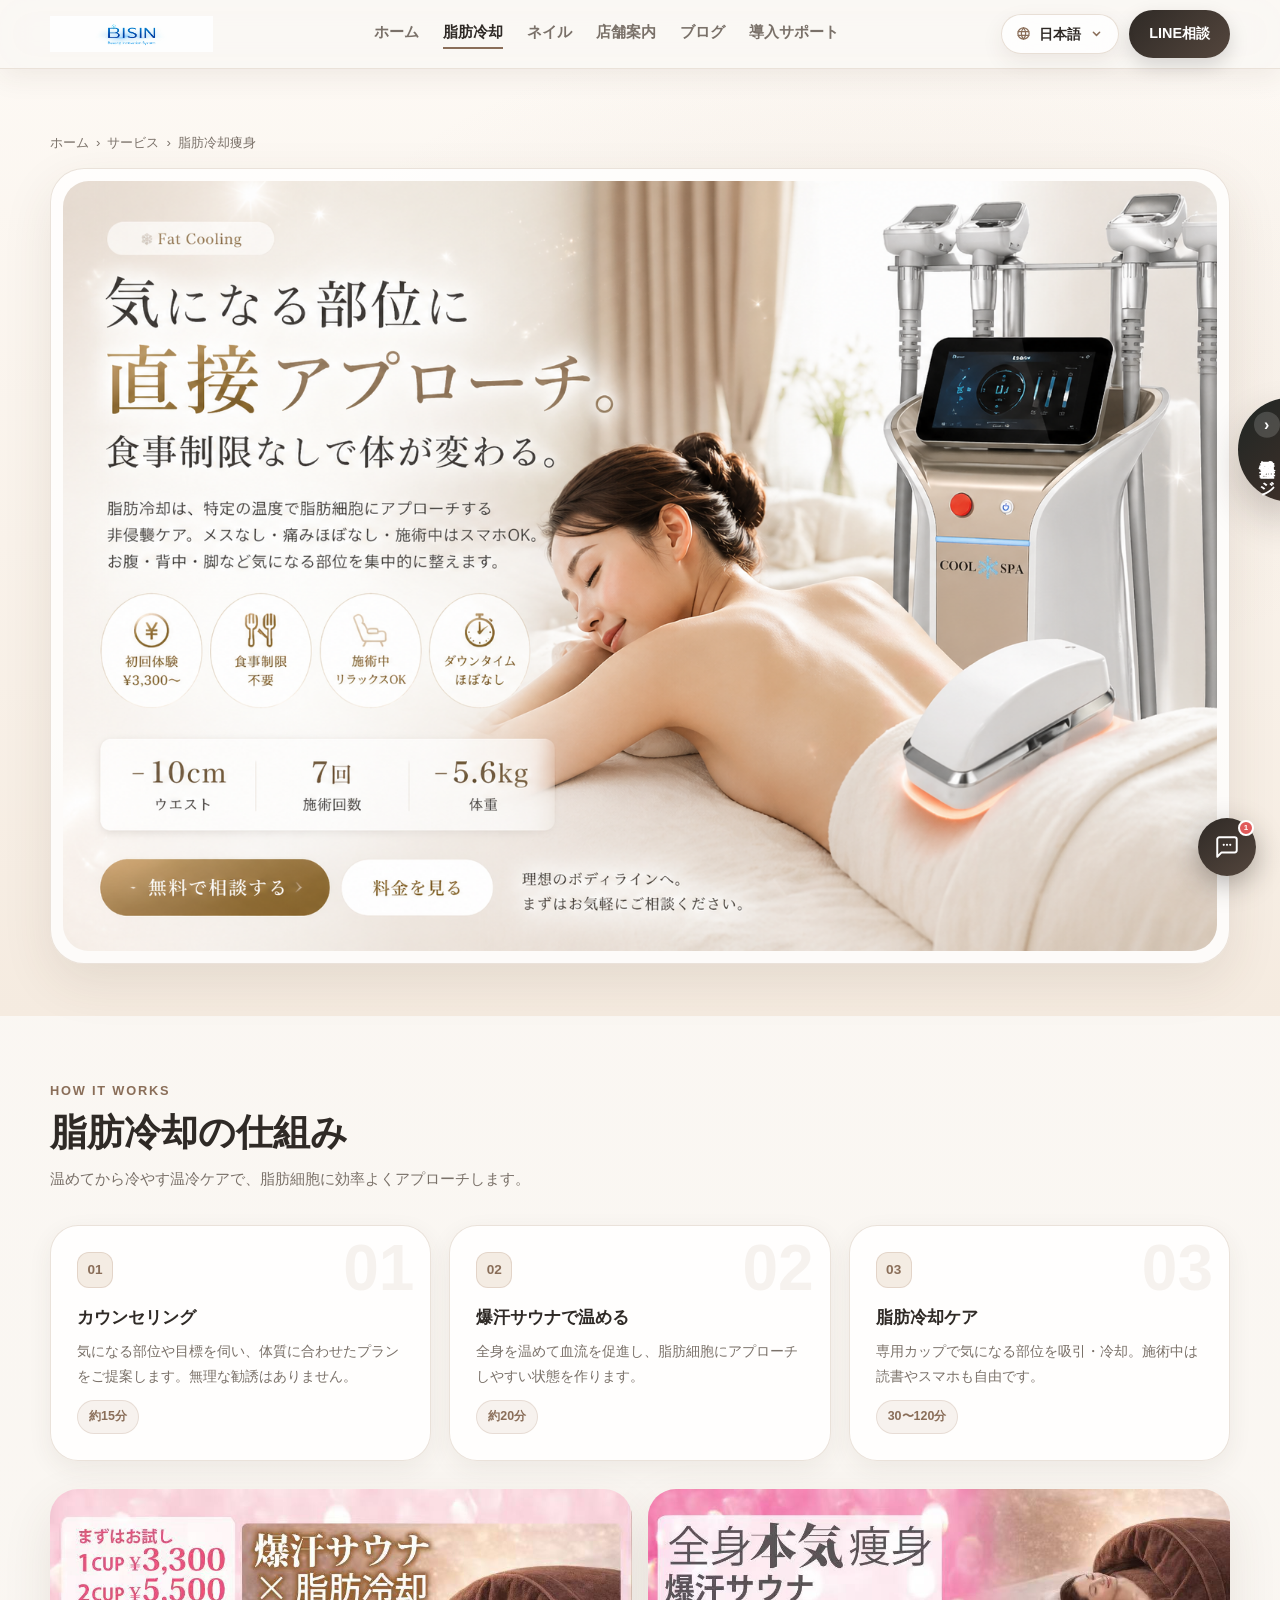
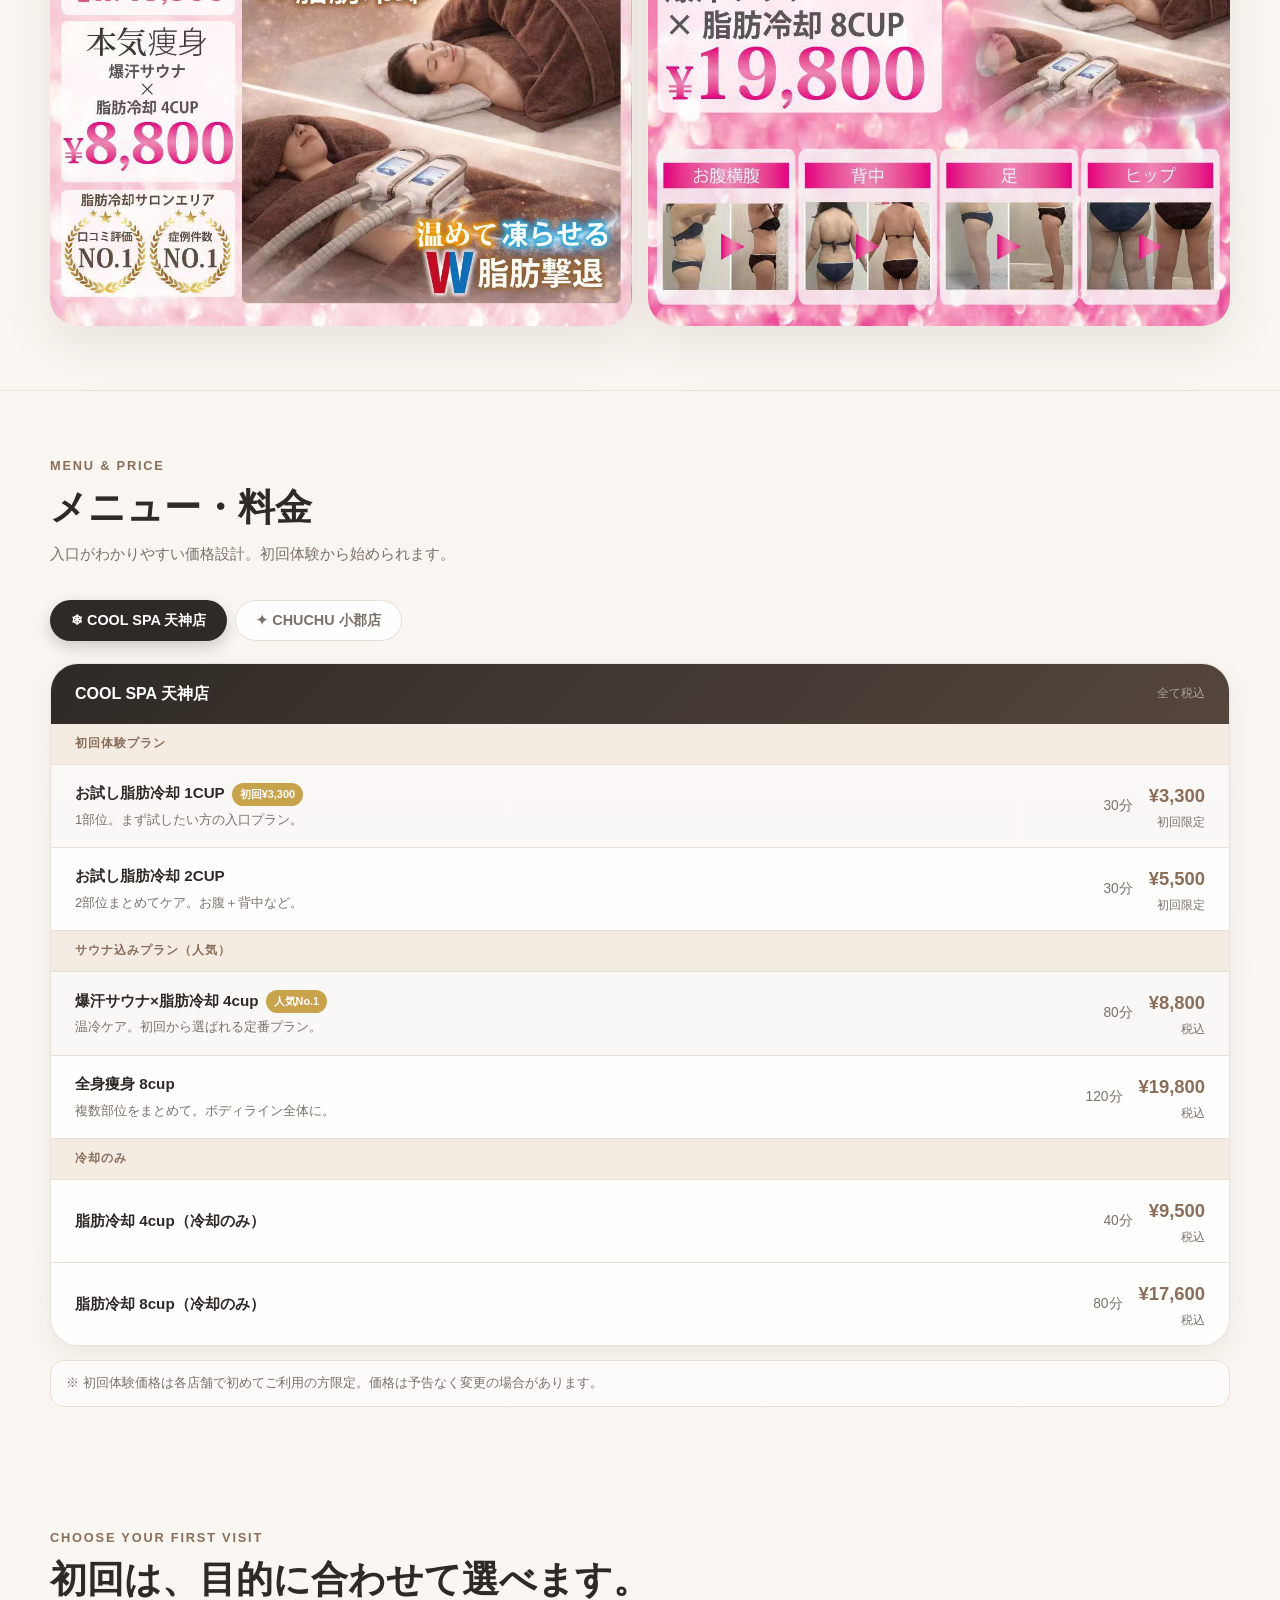
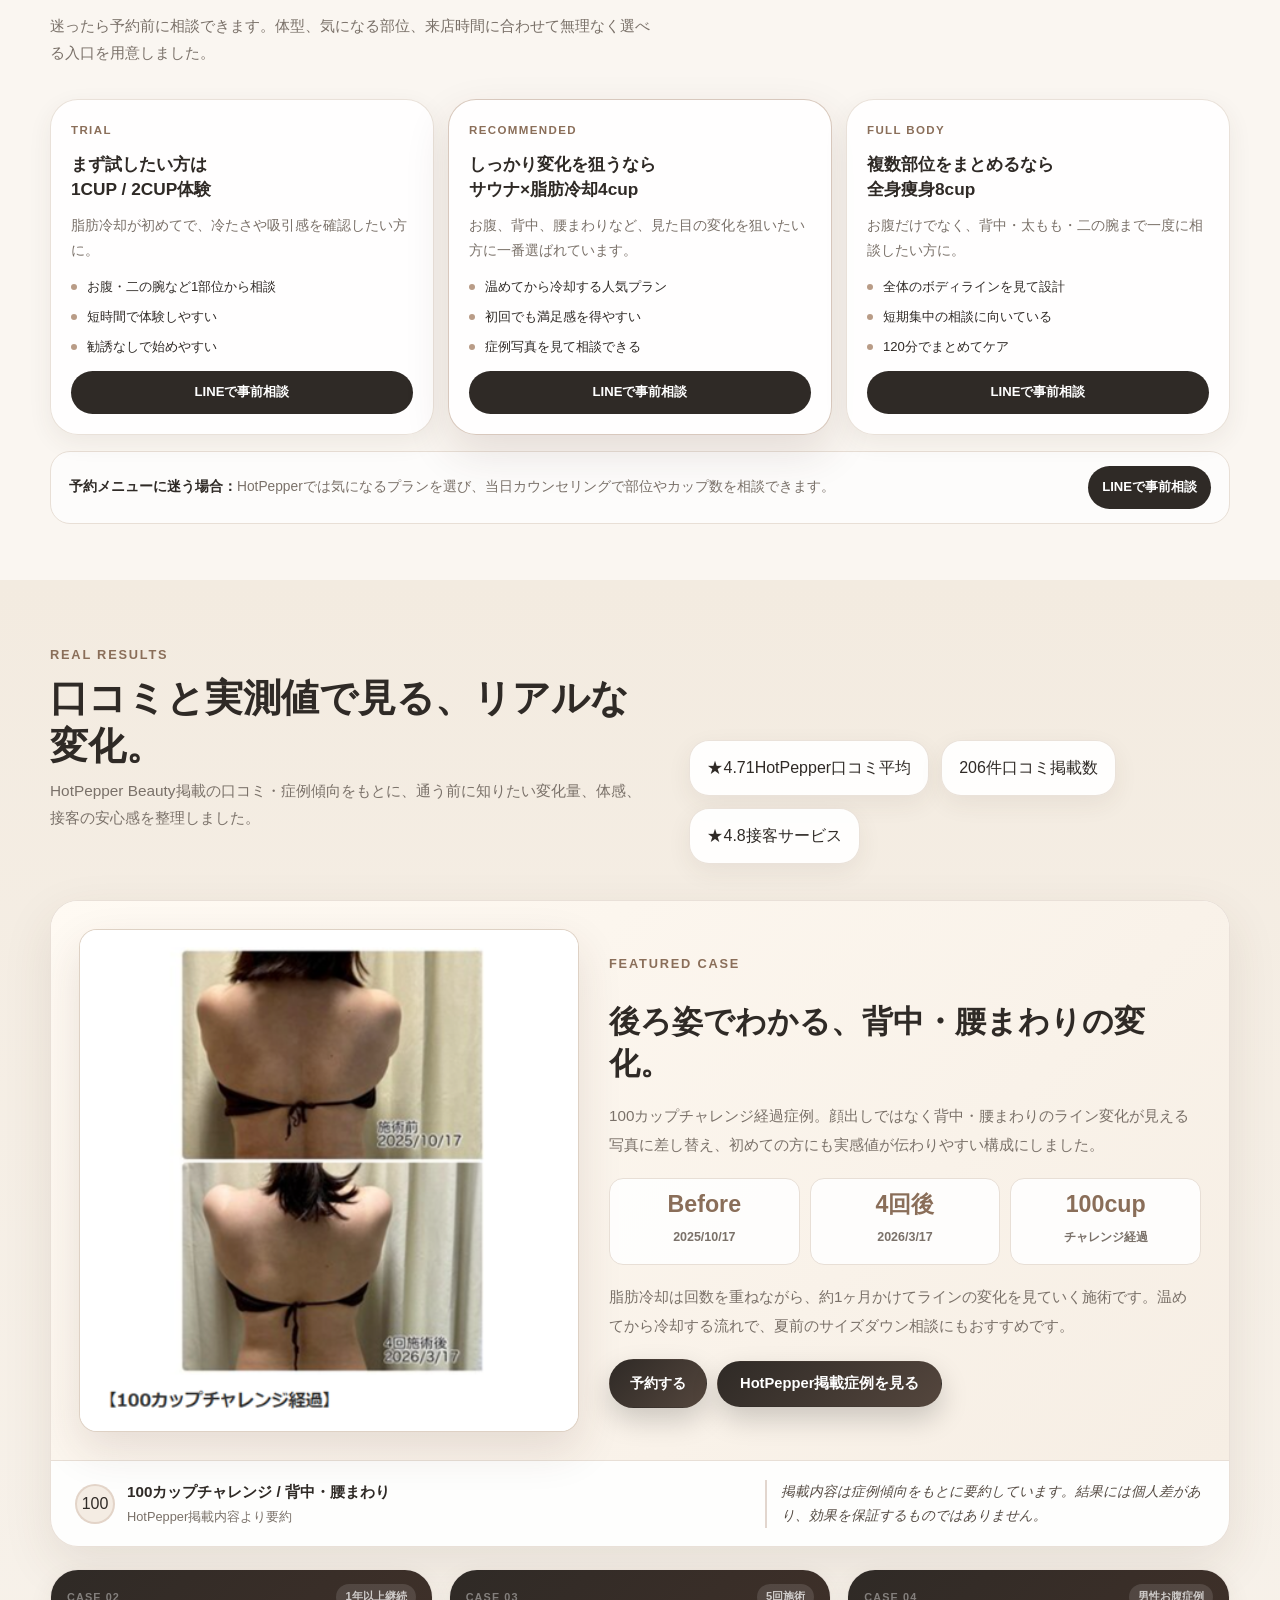
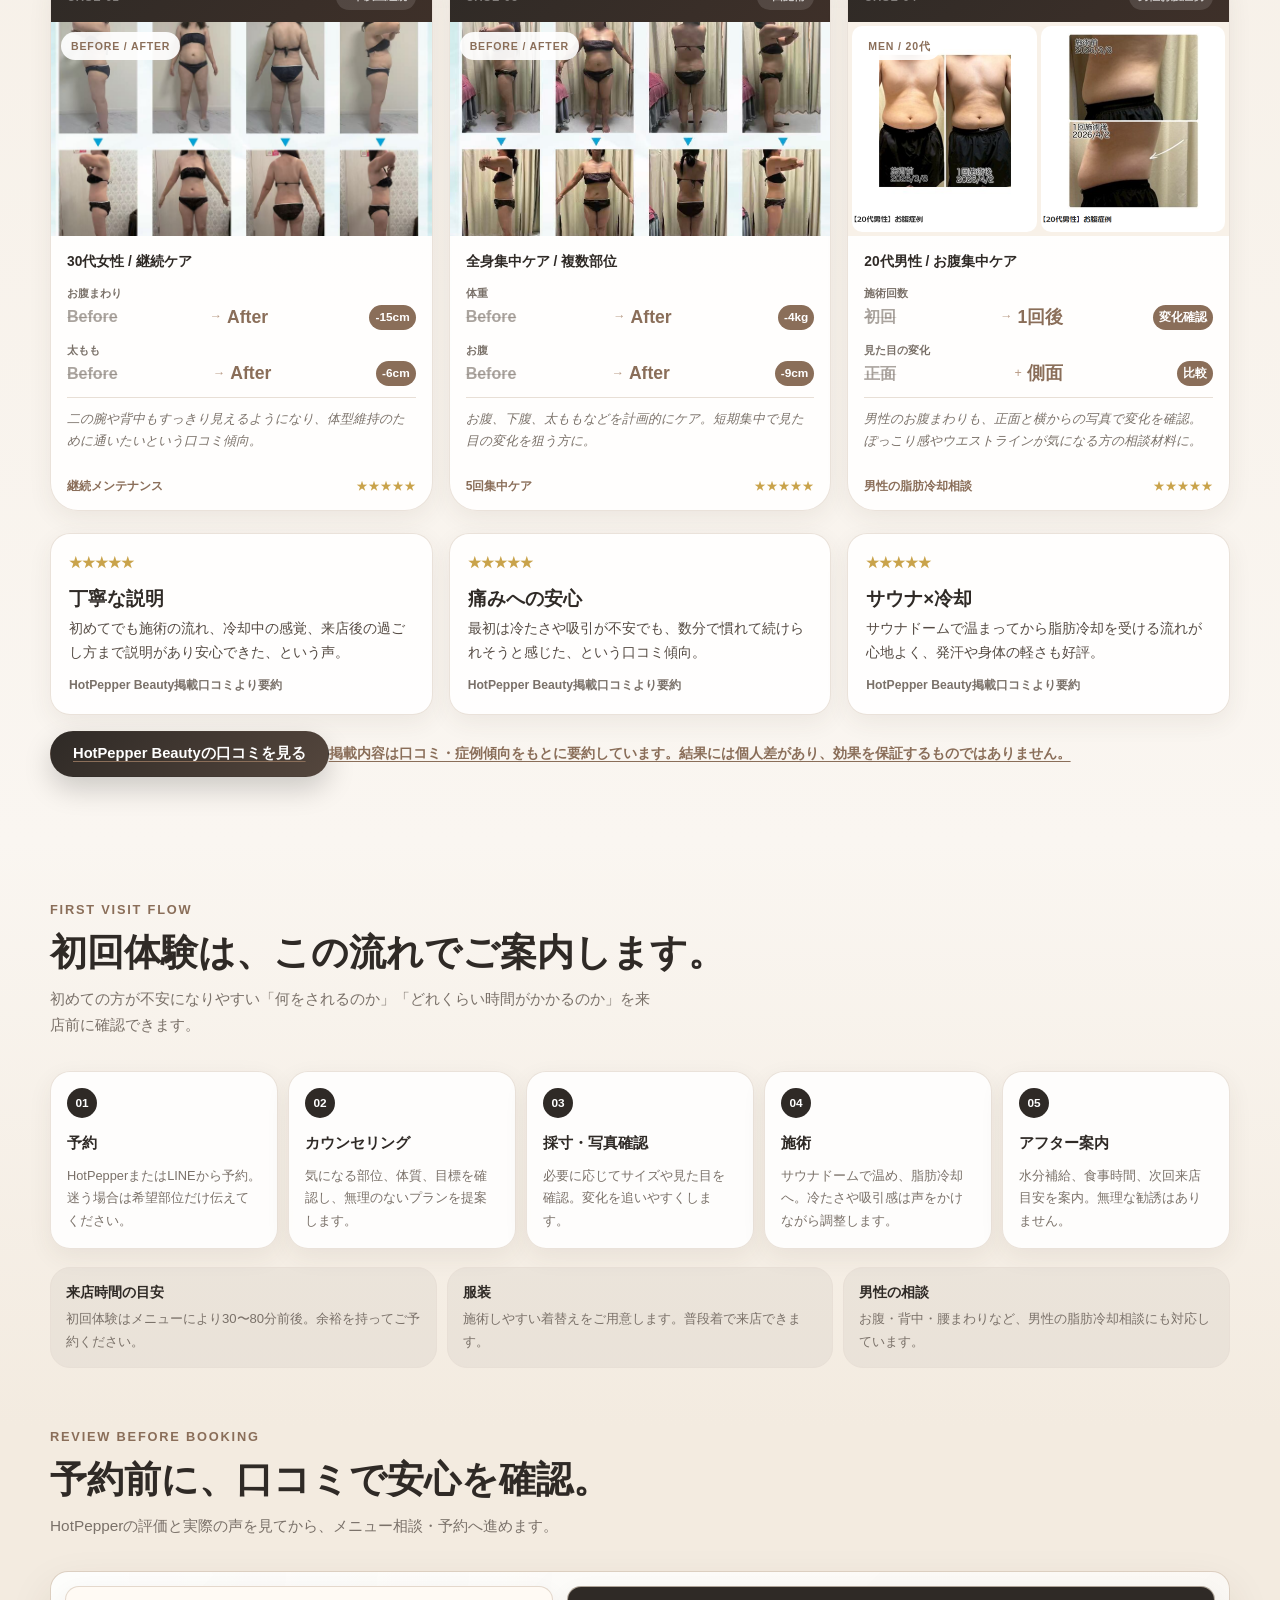
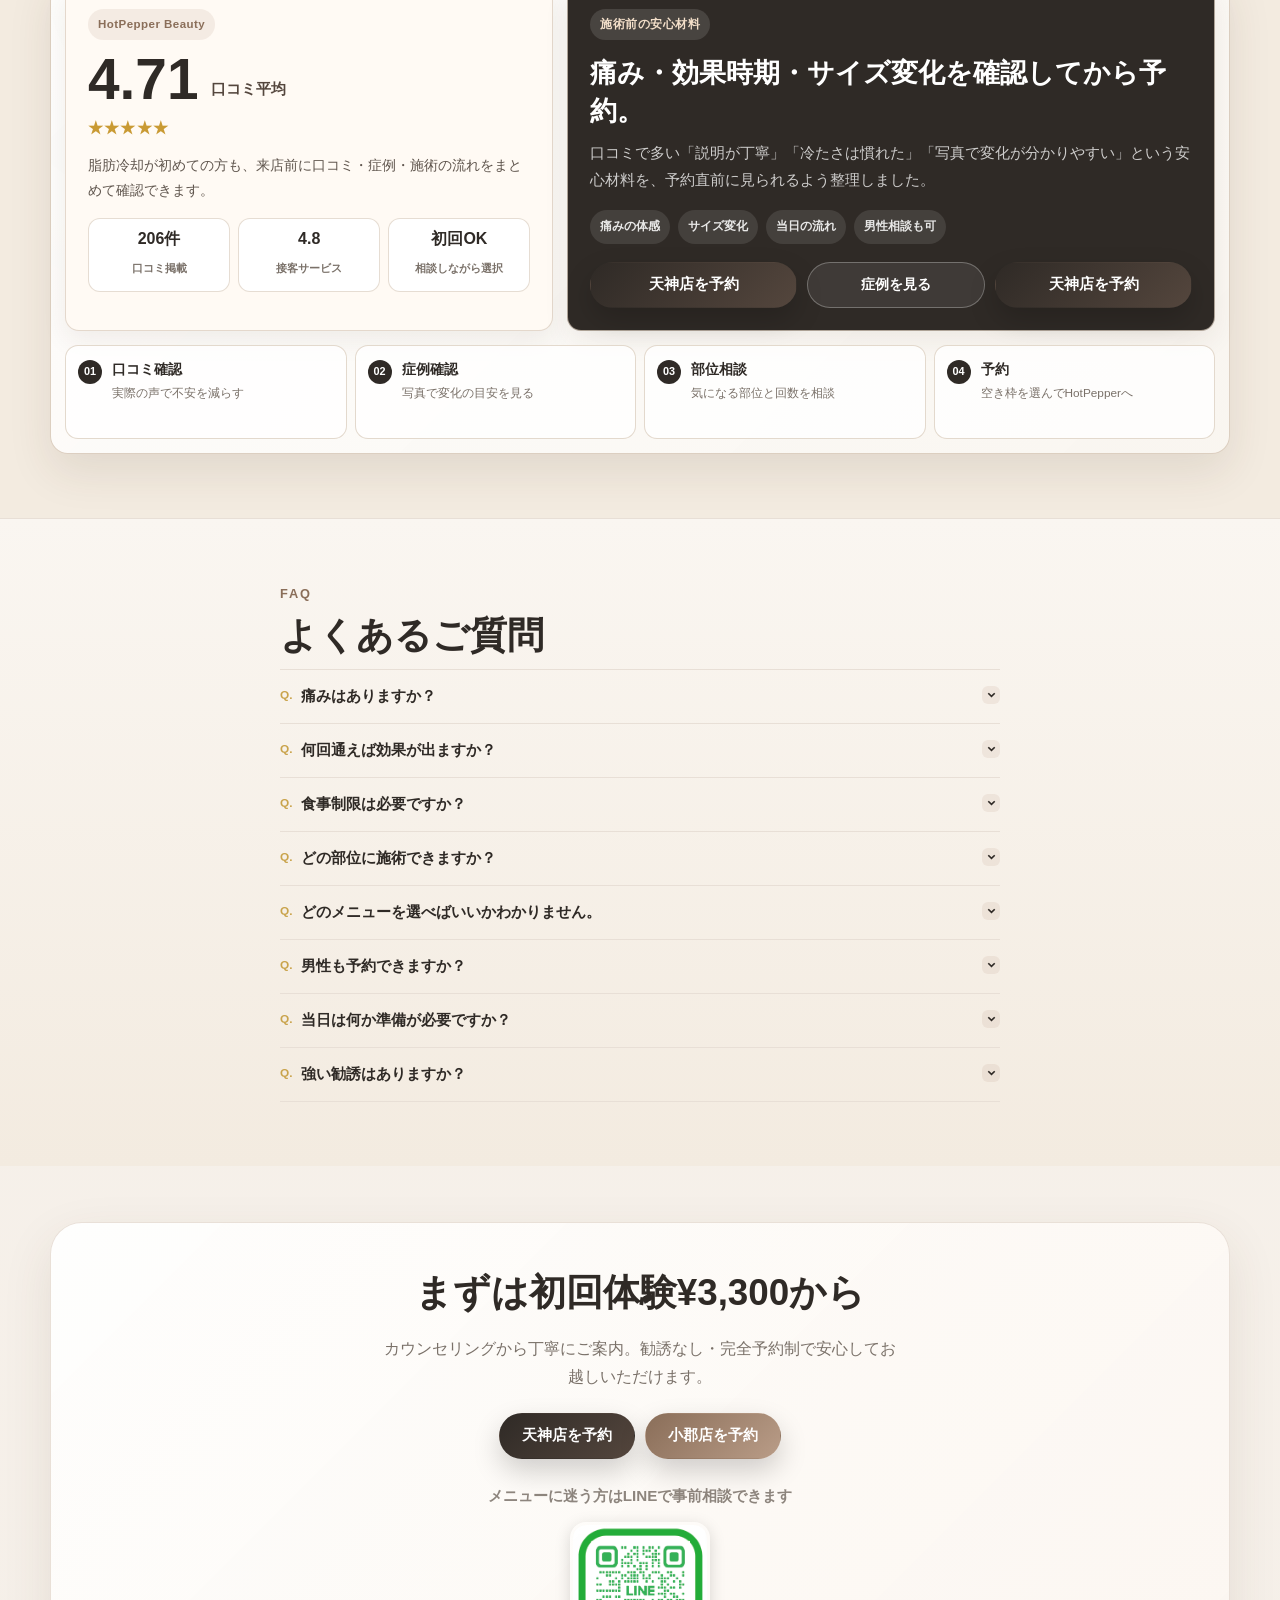
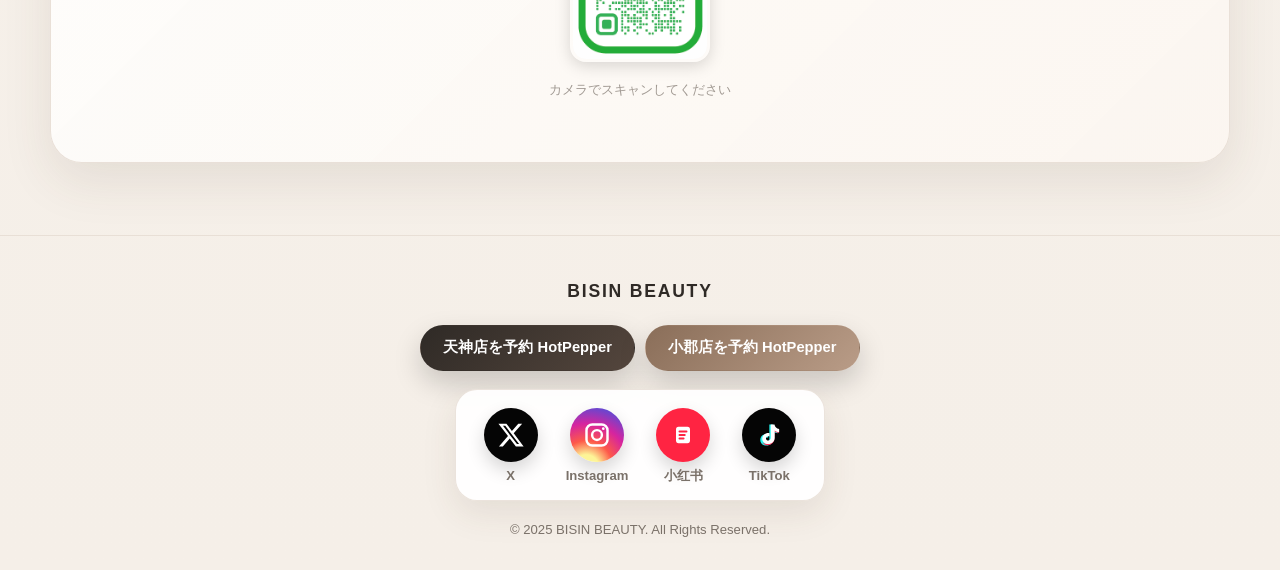
<file: services/fat-freezing.html>
<!DOCTYPE html>
<html lang="ja">
<head>
  <meta charset="UTF-8" />
  <meta name="viewport" content="width=device-width, initial-scale=1.0" />
  <title>脂肪冷却痩身 | BISIN BEAUTY</title>
  <meta name="description" content="脂肪冷却痩身の仕組み・メニュー・料金・施術例。天神COOL SPA・小郡CHUCHUで初回体験¥3,300〜。食事制限不要。" />
  <link rel="canonical" href="https://coolspa.bisincool.co.jp/services/fat-freezing.html" />
  <meta property="og:type" content="article" />
  <meta property="og:site_name" content="BISIN BEAUTY" />
  <meta property="og:title" content="脂肪冷却痩身｜福岡・天神/小郡｜初回体験¥3,300〜" />
  <meta property="og:description" content="脂肪冷却痩身の仕組み・メニュー・料金・施術例。食事制限不要で気になる部位をケア。" />
  <meta property="og:url" content="https://coolspa.bisincool.co.jp/services/fat-freezing.html" />
  <meta property="og:image" content="https://coolspa.bisincool.co.jp/images/machine/hero-fat.png" />
  <meta name="twitter:card" content="summary_large_image" />
  <style>
    :root {
      --bg:#f7f3ee; --card:rgba(255,255,255,0.85); --text:#2f2a26; --muted:#7a7169;
      --line:#e8dfd6; --accent:#b99c87; --accent-dark:#8a6e59;
      --shadow:0 18px 50px rgba(74,56,42,0.10); --shadow-sm:0 8px 24px rgba(74,56,42,0.07);
      --radius-xl:28px; --radius-lg:20px; --radius-md:14px; --max:1180px;
    }
    *{box-sizing:border-box;margin:0;padding:0}
    html{scroll-behavior:smooth}
    body{font-family:"Hiragino Sans","Yu Gothic","Noto Sans JP",sans-serif;color:var(--text);background:linear-gradient(180deg,#fbf8f4 0%,#f5efe8 100%);line-height:1.75}
    a{color:inherit;text-decoration:none}
    .container{width:min(var(--max),calc(100% - 32px));margin:0 auto}

    /* NAV */
    .site-header{}.site-header::before{content:"";position:absolute;inset:0;backdrop-filter:blur(18px);background:;z-index:-1;pointer-events:none}
    .header-inner{min-height:68px;display:flex;align-items:center;justify-content:space-between;gap:16px}
    .logo{font-size:1.2rem;font-weight:800;letter-spacing:.1em;display:inline-flex;align-items:center}
    .logo img{height:36px;width:auto;display:block}
    .logo small{display:block;font-size:.68rem;color:var(--muted);font-weight:500;letter-spacing:.12em;margin-top:-2px}
    .nav{display:flex;gap:24px;color:var(--muted);font-size:.95rem;font-weight:600}
    .nav a:hover,.nav a.active{color:var(--text)}
    .nav-close{display:none}
    .hamburger{display:none}
    .nav a.active{border-bottom:2px solid var(--accent-dark);padding-bottom:2px}
    .nav-cta{padding:11px 20px;border-radius:999px;background:linear-gradient(135deg,#2f2a26,#54463d);color:#fff;font-size:.9rem;font-weight:700;box-shadow:0 8px 20px rgba(0,0,0,.15);transition:transform .2s}
    .nav-cta:hover{transform:translateY(-2px)}

    /* BREADCRUMB */
    .breadcrumb{display:flex;gap:7px;align-items:center;font-size:.83rem;color:var(--muted);padding:14px 0}
    .breadcrumb a:hover{color:var(--text)}

    /* HERO */
    .page-hero{padding:48px 0 52px;background:radial-gradient(ellipse 80% 60% at 70% 30%,rgba(185,156,135,.12) 0,transparent 60%),linear-gradient(180deg,#fdf9f4,#f5ebe0)}
    .page-hero-grid{display:block}
    .hero-eyebrow{display:inline-flex;align-items:center;gap:7px;padding:7px 13px;background:rgba(255,255,255,.8);border:1px solid rgba(232,223,214,.9);border-radius:999px;color:var(--muted);font-size:.82rem;font-weight:700;margin-bottom:16px}
    .page-hero h1{font-size:clamp(2rem,4vw,3.4rem);font-weight:800;line-height:1.2;letter-spacing:-.02em;margin-bottom:12px}
    .page-hero h1 em{font-style:normal;color:var(--accent-dark)}
    .page-hero p{color:var(--muted);font-size:.98rem;max-width:520px;margin-bottom:20px}
    .trust-row{display:flex;flex-wrap:wrap;gap:8px;margin-bottom:22px}
    .trust-chip{padding:8px 12px;border-radius:999px;background:rgba(255,255,255,.9);border:1px solid var(--line);color:#5b514a;font-size:.84rem;font-weight:600}
    .cta-row{display:flex;gap:10px;flex-wrap:wrap}
    .btn{display:inline-flex;align-items:center;justify-content:center;gap:6px;border-radius:999px;padding:13px 24px;font-size:.97rem;font-weight:800;border:1px solid transparent;cursor:pointer;transition:transform .2s,box-shadow .2s}
    .btn:hover{transform:translateY(-2px)}
    .btn-primary{background:linear-gradient(135deg,#2f2a26,#54463d);color:#fff;box-shadow:0 12px 28px rgba(0,0,0,.18)}
    .btn-primary:hover{box-shadow:0 18px 34px rgba(0,0,0,.25)}
    .btn-secondary{background:rgba(255,255,255,.95);border-color:var(--line);color:var(--text)}

    /* hero visual */
    .hero-visual{position:relative}
    .hero-img-wrap{border-radius:34px;overflow:hidden;background:rgba(255,255,255,.78);border:1px solid rgba(232,223,214,.9);box-shadow:var(--shadow);padding:12px}
    .hero-img{aspect-ratio:3/2;border-radius:26px;background:url('../images/machine/hero-fat.png') center/cover;position:relative;overflow:hidden}
    .card-img-banner{aspect-ratio:16/9;overflow:hidden;position:relative}
    .card-img-banner img{width:100%;height:100%;object-fit:cover;display:block}
    .card-img-banner .banner-tag{position:absolute;top:8px;left:8px;background:rgba(255,255,255,.9);color:var(--accent-dark);font-size:.62rem;font-weight:900;letter-spacing:.12em;padding:3px 9px;border-radius:999px}
    .hero-img-badge{position:absolute;bottom:14px;left:14px;right:14px;background:rgba(255,255,255,.9);backdrop-filter:blur(8px);border-radius:14px;padding:12px 14px;display:flex;justify-content:space-around}
    .hib-stat strong{display:block;font-size:1.3rem;font-weight:900;color:var(--accent-dark);line-height:1}
    .hib-stat span{font-size:.7rem;color:var(--muted)}

    /* HOW IT WORKS */
    .section{padding:64px 0}
    .section+.section{border-top:1px solid var(--line)}
    .eyebrow{color:var(--accent-dark);font-size:.8rem;letter-spacing:.14em;text-transform:uppercase;font-weight:700;margin-bottom:8px}
    .section-title{font-size:clamp(1.6rem,3vw,2.3rem);font-weight:800;line-height:1.25;margin-bottom:10px}
    .section-lead{color:var(--muted);max-width:600px;font-size:.96rem;margin-bottom:32px}

    .steps-grid{display:grid;grid-template-columns:repeat(3,1fr);gap:18px}
    .step-card{background:var(--card);border:1px solid rgba(232,223,214,.9);border-radius:var(--radius-xl);padding:26px;box-shadow:var(--shadow-sm);position:relative;overflow:hidden}
    .step-card::before{content:"0" attr(data-n);position:absolute;right:16px;top:10px;font-size:4rem;font-weight:900;color:rgba(185,156,135,.12);line-height:1}
    .step-num{width:36px;height:36px;border-radius:12px;background:#f4ece3;border:1px solid rgba(185,156,135,.3);display:flex;align-items:center;justify-content:center;font-size:.85rem;font-weight:900;color:var(--accent-dark);margin-bottom:14px}
    .step-card h3{font-size:1.08rem;font-weight:800;margin-bottom:7px}
    .step-card p{font-size:.88rem;color:var(--muted)}
    .step-time{display:inline-block;margin-top:12px;padding:5px 11px;border-radius:999px;background:rgba(185,156,135,.12);border:1px solid rgba(185,156,135,.25);font-size:.78rem;font-weight:700;color:var(--accent-dark)}

    /* TREATMENT VISUALS */
    .treatment-imgs{display:grid;grid-template-columns:1fr 1fr;gap:16px;margin-top:28px}
    .treatment-imgs img{width:100%;border-radius:var(--radius-xl);box-shadow:var(--shadow);display:block}
    @media(max-width:720px){.treatment-imgs{grid-template-columns:1fr}}

    /* MENU */
    .store-tabs{display:flex;gap:8px;margin-bottom:22px}
    .store-tab{padding:10px 20px;border-radius:999px;font-size:.9rem;font-weight:700;cursor:pointer;border:1px solid var(--line);background:rgba(255,255,255,.9);color:var(--muted);transition:all .2s}
    .store-tab.active{background:var(--text);color:#fff;border-color:transparent;box-shadow:0 6px 16px rgba(0,0,0,.18)}
    .menu-block{display:none}
    .menu-block.active{display:block}
    .menu-table-wrap{border-radius:var(--radius-xl);background:var(--card);border:1px solid rgba(232,223,214,.9);overflow:hidden;box-shadow:var(--shadow-sm)}
    .menu-table-header{padding:16px 24px;background:linear-gradient(135deg,#2f2a26,#54463d);display:flex;align-items:center;justify-content:space-between}
    .menu-table-header h3{color:#fff;font-size:1rem;font-weight:800}
    .menu-table-header span{color:rgba(255,255,255,.5);font-size:.78rem}
    .menu-section-label{padding:9px 24px;background:#f4ece3;font-size:.78rem;font-weight:700;color:var(--accent-dark);letter-spacing:.08em;border-bottom:1px solid var(--line)}
    .menu-row{display:grid;grid-template-columns:1fr auto auto;align-items:center;gap:16px;padding:15px 24px;border-bottom:1px solid var(--line);transition:background .15s}
    .menu-row:last-child{border-bottom:none}
    .menu-row:hover,.menu-row.popular{background:rgba(185,156,135,.06)}
    .menu-name{font-weight:700;font-size:.95rem}
    .menu-name .badge{display:inline-block;padding:2px 8px;background:#c9a34b;color:#fff;font-size:.68rem;font-weight:800;border-radius:999px;margin-left:7px;vertical-align:middle}
    .menu-name p{font-size:.82rem;color:var(--muted);font-weight:400;margin-top:2px}
    .menu-time{color:var(--muted);font-size:.86rem;white-space:nowrap}
    .menu-price{text-align:right;white-space:nowrap}
    .menu-price strong{font-size:1.15rem;font-weight:900;color:var(--accent-dark)}
    .menu-price span{display:block;font-size:.72rem;color:var(--muted)}

    /* conversion guide */
    .booking-guide{padding:56px 0;background:#faf6f1}
    .booking-guide-grid{display:grid;grid-template-columns:repeat(3,1fr);gap:14px;margin-top:24px}
    .booking-card{position:relative;border:1px solid rgba(232,223,214,.92);background:rgba(255,255,255,.9);border-radius:var(--radius-xl);box-shadow:var(--shadow-sm);padding:20px;display:flex;flex-direction:column;gap:12px}
    .booking-card.recommend{border-color:rgba(185,156,135,.55);box-shadow:0 18px 45px rgba(70,45,30,.12)}
    .booking-card-kicker{font-size:.72rem;font-weight:900;letter-spacing:.12em;text-transform:uppercase;color:var(--accent-dark)}
    .booking-card h3{font-size:1.08rem;line-height:1.45;margin:0}
    .booking-card p{font-size:.86rem;line-height:1.8;color:var(--muted);margin:0}
    .booking-card ul{display:grid;gap:7px;margin:0;padding:0;list-style:none}
    .booking-card li{font-size:.82rem;color:var(--text);padding-left:16px;position:relative}
    .booking-card li::before{content:"";position:absolute;left:0;top:.65em;width:6px;height:6px;border-radius:999px;background:var(--accent)}
    .booking-card-cta{margin-top:auto;display:inline-flex;align-items:center;justify-content:center;padding:10px 14px;border-radius:999px;background:var(--text);color:#fff;font-size:.82rem;font-weight:800;text-decoration:none}
    .booking-guide-note{margin-top:16px;padding:14px 18px;border:1px solid var(--line);border-radius:var(--radius-lg);background:rgba(255,255,255,.72);display:flex;align-items:center;justify-content:space-between;gap:14px;color:var(--muted);font-size:.86rem}
    .booking-guide-note strong{color:var(--text)}

    .first-visit{padding:58px 0;background:linear-gradient(180deg,#faf6f1,#f3ebe0)}
    .visit-flow{display:grid;grid-template-columns:repeat(5,1fr);gap:10px;margin-top:24px}
    .visit-step{background:rgba(255,255,255,.86);border:1px solid rgba(232,223,214,.9);border-radius:var(--radius-lg);padding:16px;min-height:150px;box-shadow:var(--shadow-sm)}
    .visit-step-num{width:30px;height:30px;border-radius:999px;background:var(--text);color:#fff;display:flex;align-items:center;justify-content:center;font-size:.74rem;font-weight:900;margin-bottom:12px}
    .visit-step h3{font-size:.95rem;margin:0 0 8px}
    .visit-step p{font-size:.8rem;line-height:1.75;color:var(--muted);margin:0}
    .visit-checks{margin-top:18px;display:grid;grid-template-columns:repeat(3,1fr);gap:10px}
    .visit-check{padding:13px 15px;border-radius:var(--radius-lg);background:rgba(47,42,38,.05);border:1px solid var(--line);font-size:.82rem;color:var(--muted)}
    .visit-check strong{display:block;color:var(--text);font-size:.86rem;margin-bottom:3px}

    /* CASES */
    .cases-section{padding:64px 0;background:linear-gradient(180deg,#f3ebe0,#faf6f1)}
    .cases-head{display:flex;align-items:flex-end;justify-content:space-between;gap:24px;margin-bottom:36px}
    .cases-kpi{display:flex;gap:12px;flex-wrap:wrap}
    .kpi-chip{text-align:center;padding:13px 17px;background:rgba(255,255,255,.92);border:1px solid rgba(232,223,214,.9);border-radius:var(--radius-lg);box-shadow:var(--shadow-sm)}
    .kpi-chip .kn{display:block;font-size:1.6rem;font-weight:900;line-height:1;color:var(--accent-dark)}
    .kpi-chip .kl{display:block;font-size:.7rem;color:var(--muted);margin-top:3px;white-space:nowrap}

    /* featured case with images */
    .case-featured{border-radius:var(--radius-xl);background:rgba(255,255,255,.88);border:1px solid rgba(232,223,214,.95);box-shadow:var(--shadow);overflow:hidden;margin-bottom:22px}
    .case-featured-top{display:grid;grid-template-columns:1fr 100px 1fr;min-height:360px}
    .case-single-visual{display:grid;grid-template-columns:minmax(260px,500px) 1fr;gap:30px;align-items:center;padding:28px;background:linear-gradient(135deg,#fffaf3 0%,#f6eee4 100%)}
    .case-single-image-card{background:#fff;border:1px solid rgba(219,205,190,.9);border-radius:18px;box-shadow:0 18px 45px rgba(70,45,30,.12);overflow:hidden}
    .case-single-image-card img{display:block;width:100%;height:auto}
    .case-single-copy{display:flex;flex-direction:column;gap:18px}
    .case-single-copy h3{margin:0;font-size:clamp(1.35rem,2.4vw,2rem);line-height:1.35;letter-spacing:0}
    .case-single-copy p{margin:0;color:var(--muted);line-height:1.9;font-size:.95rem}
    .case-single-badges{display:grid;grid-template-columns:repeat(3,minmax(0,1fr));gap:10px}
    .case-single-badge{padding:14px 12px;background:rgba(255,255,255,.88);border:1px solid var(--line);border-radius:14px;text-align:center}
    .case-single-badge strong{display:block;font-size:1.45rem;line-height:1;color:var(--accent-dark);margin-bottom:6px}
    .case-single-badge span{font-size:.78rem;color:var(--muted);font-weight:700}
    .ba-panel{display:flex;flex-direction:column}
    .ba-panel-label{padding:14px 20px 10px;font-size:.7rem;font-weight:900;letter-spacing:.18em;text-transform:uppercase}
    .ba-panel.before .ba-panel-label{background:#2f2a26;color:rgba(255,255,255,.4)}
    .ba-panel.after  .ba-panel-label{background:#fdf6ec;color:var(--accent-dark)}

    /* IMAGE SLOT */
    .ba-img-slot{flex:1;position:relative;display:flex;align-items:center;justify-content:center;flex-direction:column;gap:10px;font-size:.82rem;font-weight:600}
    .ba-panel.before .ba-img-slot{background:#3a3028;color:rgba(255,255,255,.3);border-top:1px solid rgba(255,255,255,.06)}
    .ba-panel.after  .ba-img-slot{background:#faeedd;color:rgba(138,110,89,.4);border-top:1px solid rgba(185,156,135,.2)}
    .ba-img-slot .slot-icon{font-size:2rem;opacity:.4}
    .ba-img-slot .slot-label{font-size:.76rem;letter-spacing:.06em;opacity:.5}
    /* when real image is inserted, use: background:url('...') center/cover */
    .ba-img-slot img{position:absolute;inset:0;width:100%;height:100%;object-fit:cover}

    .ba-stats-strip{padding:14px 20px}
    .ba-panel.before .ba-stats-strip{background:#2f2a26}
    .ba-panel.after  .ba-stats-strip{background:#fdf6ec;border-top:1px solid rgba(185,156,135,.2)}
    .ba-stat-row{display:flex;justify-content:space-between;align-items:baseline;margin-bottom:6px}
    .ba-stat-row:last-child{margin-bottom:0}
    .ba-stat-row .sn{font-size:.74rem;font-weight:600}
    .ba-stat-row .sv{font-size:1.3rem;font-weight:900;line-height:1}
    .ba-panel.before .sn{color:rgba(255,255,255,.4)}
    .ba-panel.before .sv{color:rgba(255,255,255,.65)}
    .ba-panel.after  .sn{color:var(--muted)}
    .ba-panel.after  .sv{color:var(--accent-dark)}

    .ba-center{display:flex;flex-direction:column;align-items:center;justify-content:center;gap:10px;padding:16px 10px;background:rgba(247,243,238,.7);border-left:1px solid var(--line);border-right:1px solid var(--line)}
    .ba-arrow{font-size:1.6rem;color:var(--accent-dark);animation:ap 2s ease-in-out infinite}
    @keyframes ap{0%,100%{transform:translateX(0);opacity:1}50%{transform:translateX(4px);opacity:.7}}
    .ba-diff{text-align:center;padding:8px 10px;background:rgba(255,255,255,.95);border:1px solid rgba(185,156,135,.3);border-radius:10px;box-shadow:0 4px 12px rgba(74,56,42,.07)}
    .ba-diff .dv{display:block;font-size:1.1rem;font-weight:900;color:var(--accent-dark);line-height:1}
    .ba-diff .dl{font-size:.64rem;color:var(--muted);display:block;margin-top:2px}

    .case-featured-bottom{padding:18px 24px;border-top:1px solid var(--line);display:flex;align-items:center;justify-content:space-between;gap:14px;flex-wrap:wrap}
    .case-profile{display:flex;align-items:center;gap:12px}
    .case-avatar{width:40px;height:40px;border-radius:50%;background:#f4ece3;border:2px solid rgba(185,156,135,.3);display:flex;align-items:center;justify-content:center;font-size:1rem;flex-shrink:0}
    .case-profile-name{font-weight:800;font-size:.95rem}
    .case-profile-meta{font-size:.8rem;color:var(--muted)}
    .case-quote{flex:1;font-size:.86rem;color:#544a42;font-style:italic;max-width:440px;padding-left:14px;border-left:2px solid rgba(185,156,135,.4)}
    .case-sessions{flex-shrink:0;text-align:center;padding:9px 14px;background:#f4ece3;border:1px solid rgba(185,156,135,.25);border-radius:var(--radius-md)}
    .case-sessions .sn{display:block;font-size:1.4rem;font-weight:900;color:var(--accent-dark);line-height:1}
    .case-sessions .sl{font-size:.68rem;color:var(--muted)}

    /* case cards grid */
    .cases-grid{display:grid;grid-template-columns:repeat(3,1fr);gap:16px}
    .case-card{background:rgba(255,255,255,.88);border:1px solid rgba(232,223,214,.9);border-radius:var(--radius-xl);overflow:hidden;box-shadow:var(--shadow-sm);transition:transform .25s,box-shadow .25s}
    .case-card:hover{transform:translateY(-4px);box-shadow:var(--shadow)}
    .case-card-header{padding:14px 16px 12px;background:linear-gradient(135deg,#2f2a26,#3e3029);display:flex;align-items:center;justify-content:space-between}
    .case-num-badge{font-size:.68rem;font-weight:900;letter-spacing:.1em;color:rgba(255,255,255,.4);text-transform:uppercase}
    .case-tag{padding:3px 9px;border-radius:999px;background:rgba(255,255,255,.12);color:rgba(255,255,255,.72);font-size:.7rem;font-weight:700}

    /* card image pair */
    .card-img-pair{display:grid;grid-template-columns:1fr 1fr;gap:0}
    .card-img-slot{aspect-ratio:3/4;position:relative;display:flex;align-items:center;justify-content:center;flex-direction:column;gap:6px}
    .card-img-slot.before-slot{background:#3a3028}
    .card-img-slot.after-slot{background:#faeedd}
    .card-img-slot .cis-label{font-size:.62rem;font-weight:900;letter-spacing:.14em;text-transform:uppercase;position:absolute;top:8px;left:8px;padding:3px 8px;border-radius:999px}
    .card-img-slot.before-slot .cis-label{background:rgba(255,255,255,.12);color:rgba(255,255,255,.5)}
    .card-img-slot.after-slot  .cis-label{background:rgba(185,156,135,.2);color:var(--accent-dark)}
    .card-img-slot .cis-icon{font-size:1.6rem;opacity:.2}
    .card-img-slot img{position:absolute;inset:0;width:100%;height:100%;object-fit:cover}
    .case-banner{position:relative;aspect-ratio:16/9;overflow:hidden;background:#2f2a26}
    .case-banner img{width:100%;height:100%;object-fit:cover;display:block}
    .case-banner.dual-case{display:grid;grid-template-columns:1fr 1fr;gap:4px;padding:4px;background:#f8f1e8}
    .case-banner.dual-case img{border-radius:10px;background:#fff;object-fit:cover}
    .case-banner .banner-tag{position:absolute;top:10px;left:10px;background:rgba(255,255,255,.92);color:var(--accent-dark);font-size:.66rem;font-weight:900;letter-spacing:.08em;padding:5px 10px;border-radius:999px}

    .case-card-body{padding:14px 16px}
    .case-card-subject{font-size:.86rem;font-weight:800;margin-bottom:10px}
    .cn-label{font-size:.7rem;color:var(--muted);font-weight:600;margin-bottom:-2px}
    .case-number-row{display:grid;grid-template-columns:1fr auto 1fr auto;align-items:center;gap:5px;margin-bottom:8px}
    .cn-before{font-size:1rem;font-weight:700;color:rgba(100,89,80,.55);text-decoration:line-through;text-decoration-color:rgba(100,89,80,.25)}
    .cn-arrow{color:var(--accent);font-size:.78rem}
    .cn-after{font-size:1.1rem;font-weight:900;color:var(--accent-dark)}
    .cn-diff{font-size:.74rem;font-weight:800;color:#fff;padding:2px 6px;border-radius:999px;background:var(--accent-dark)}
    .case-mini-quote{font-size:.8rem;color:var(--muted);font-style:italic;padding-top:10px;border-top:1px solid var(--line)}
    .case-card-footer{padding:9px 16px 13px;display:flex;align-items:center;justify-content:space-between}
    .case-session-badge{font-size:.76rem;color:var(--accent-dark);font-weight:700}
    .case-stars{color:#c9a34b;font-size:.76rem}
    .cases-disclaimer{margin-top:18px;padding:12px 16px;background:rgba(255,255,255,.7);border:1px solid var(--line);border-radius:var(--radius-md);font-size:.78rem;color:var(--muted)}

    /* FAQ */
    .faq-list{display:flex;flex-direction:column}
    .faq-item{border-bottom:1px solid var(--line)}
    .faq-item:first-child{border-top:1px solid var(--line)}
    .faq-btn{width:100%;display:flex;align-items:flex-start;justify-content:space-between;gap:10px;background:none;border:none;cursor:pointer;padding:16px 0;font-family:inherit;font-size:.95rem;font-weight:700;color:var(--text);text-align:left}
    .faq-btn:hover{color:var(--accent-dark)}
    .faq-q{display:flex;gap:8px;flex:1}
    .faq-q-lbl{flex-shrink:0;color:#c9a34b;font-size:.74rem;font-weight:900;margin-top:2px}
    .faq-chevron{flex-shrink:0;width:18px;height:18px;background:rgba(185,156,135,.15);border-radius:6px;display:flex;align-items:center;justify-content:center;transition:transform .25s,background .2s}
    .faq-btn[aria-expanded="true"] .faq-chevron{transform:rotate(180deg);background:rgba(185,156,135,.3)}
    .faq-body{padding:0 0 16px 22px;font-size:.9rem;color:var(--muted);line-height:1.8;position:relative}
    .faq-body::before{content:"A.";position:absolute;left:0;top:0;color:var(--accent-dark);font-weight:900;font-size:.74rem}

    /* BOTTOM CTA */
    .bottom-cta{padding:56px 0 72px}
    .bottom-box{background:linear-gradient(135deg,rgba(255,255,255,.9),rgba(251,246,240,.92));border:1px solid rgba(232,223,214,.95);border-radius:32px;padding:38px;box-shadow:var(--shadow);text-align:center}
    .bottom-box h2{font-size:clamp(1.6rem,3vw,2.3rem);font-weight:800;margin-bottom:10px}
    .bottom-box p{color:var(--muted);max-width:520px;margin:0 auto 22px}
    .cta-group{display:flex;flex-wrap:wrap;gap:10px;justify-content:center}
    .mens-slide-entry{position:fixed;right:0;top:50%;transform:translate(18px,-50%);z-index:90;display:flex;align-items:center;gap:10px;padding:14px 18px 14px 16px;border-radius:999px 0 0 999px;background:linear-gradient(135deg,#1f2624,#3f3029);color:#fff;box-shadow:0 18px 38px rgba(47,35,29,.24);font-weight:900;letter-spacing:.04em;writing-mode:vertical-rl;text-orientation:mixed;transition:transform .22s ease,box-shadow .22s ease;text-decoration:none}
    .mens-slide-entry:hover{transform:translate(0,-50%);box-shadow:0 22px 44px rgba(47,35,29,.32)}
    .mens-slide-entry .slide-arrow{writing-mode:horizontal-tb;width:26px;height:26px;border-radius:999px;background:rgba(255,255,255,.16);display:flex;align-items:center;justify-content:center;font-size:1rem}
    .mens-slide-entry .slide-text{line-height:1.2}


    @media(max-width:960px){
      .page-hero-grid,.steps-grid{grid-template-columns:1fr}
      .booking-guide-grid,.visit-flow{grid-template-columns:1fr 1fr}
      .visit-checks{grid-template-columns:1fr}
      .cases-grid{grid-template-columns:1fr 1fr}
      .case-featured-top{grid-template-columns:1fr}
      .case-single-visual{grid-template-columns:1fr;padding:18px;gap:20px}
      .ba-center{flex-direction:row;border:none;border-top:1px solid var(--line);border-bottom:1px solid var(--line);padding:12px 18px;min-width:unset}
      .cases-head{flex-direction:column;align-items:flex-start}
    }
    @media(max-width:720px){
      .nav{display:none;flex-direction:column;position:fixed;top:0;left:0;width:100%;height:100vh;height:100dvh;overflow-y:auto;background:#fff;backdrop-filter:none;z-index:1000;justify-content:flex-start;align-items:center;gap:24px;font-size:1.08rem;padding:88px 24px 32px}
      .nav.open{display:flex}
      .nav-close{position:absolute;top:24px;right:24px;background:none;border:none;font-size:2rem;cursor:pointer;color:var(--text)}
      .hamburger{display:flex;flex-direction:column;gap:5px;background:none;border:none;cursor:pointer;padding:8px;z-index:1001}
      .hamburger span{display:block;width:24px;height:2px;background:var(--text);border-radius:2px}
      .menu-row{grid-template-columns:1fr;align-items:flex-start;gap:6px;padding:14px 18px}
      .menu-time,.menu-price{text-align:left}
      .menu-price strong{font-size:1.05rem}
      .booking-guide-grid,.visit-flow{grid-template-columns:1fr}
      .booking-guide-note{align-items:flex-start;flex-direction:column}
      .cases-grid{grid-template-columns:1fr}
      .case-single-badges{grid-template-columns:1fr}
      .case-number-row{grid-template-columns:1fr auto 1fr}
      .case-number-row .cn-diff{grid-column:1 / -1;justify-self:flex-end}
      .case-featured-bottom{flex-direction:column}
      .case-quote{padding-left:0;border-left:none;border-top:1px solid var(--line);padding-top:10px}
      .cta-group{flex-direction:column}
      .btn{width:100%;justify-content:center}
      .bottom-cta{padding-bottom:118px}
      .bottom-box{padding:24px 18px;border-radius:24px}
      .bottom-box img{max-width:128px;height:auto}
      .mens-slide-entry{right:0;top:48%;transform:translate(12px,-50%);padding:12px 14px 12px 12px;font-size:.82rem;z-index:80}
      .mens-slide-entry:hover{transform:translate(0,-50%)}
    }
      .footer{padding:40px 0 28px;border-top:1px solid var(--line)}
    .footer-inner{display:flex;flex-direction:column;align-items:center;gap:18px;text-align:center}
    .footer-brand{font-size:1.1rem;font-weight:800;letter-spacing:.1em;color:var(--text)}
    .footer-reserve{display:flex;gap:10px;flex-wrap:wrap;justify-content:center}
    .footer-hp-btn{display:inline-flex;align-items:center;gap:7px;padding:10px 18px;border-radius:999px;background:#ff4b4b;color:#fff;font-size:.86rem;font-weight:700;transition:opacity .2s}
    .footer-hp-btn:hover{opacity:.85}
    .hp-badge{font-size:.68rem;background:rgba(0,0,0,.15);padding:2px 7px;border-radius:4px}
    .footer-sns{display:flex;align-items:center;justify-content:center;gap:24px;flex-wrap:wrap;background:rgba(255,255,255,.92);border:1px solid rgba(232,223,214,.85);border-radius:22px;padding:18px 24px;box-shadow:0 12px 34px rgba(74,56,42,.10)}
    .sns-btn{width:auto;height:auto;min-width:62px;border-radius:0;background:transparent;display:inline-flex;flex-direction:column;align-items:center;justify-content:center;gap:7px;color:var(--muted);font-size:.82rem;font-weight:600;line-height:1;text-decoration:none;transition:color .2s,transform .2s}
    .sns-btn .sns-icon{width:54px;height:54px;border-radius:50%;display:inline-flex;align-items:center;justify-content:center;box-shadow:0 8px 18px rgba(0,0,0,.16);transition:transform .2s,box-shadow .2s}
    .sns-btn svg{width:28px;height:28px;display:block}
    .sns-btn:hover{background:transparent;color:var(--text);transform:translateY(-2px)}
    .sns-btn:hover .sns-icon{transform:translateY(-1px);box-shadow:0 12px 24px rgba(0,0,0,.18)}
    .sns-btn.x .sns-icon,.sns-btn.tiktok .sns-icon{background:#050505;color:#fff}
    .sns-btn.instagram .sns-icon{background:radial-gradient(circle at 30% 110%,#fdf497 0,#fdf497 18%,#fd5949 38%,#d6249f 62%,#285aeb 100%);color:#fff}
    .sns-btn.rednote .sns-icon{background:#ff2442;color:#fff}
    .sns-label{display:block;white-space:nowrap}
    @media(max-width:640px){.footer-sns{gap:16px;padding:16px 18px;border-radius:20px}.sns-btn{min-width:58px}.sns-btn .sns-icon{width:50px;height:50px}.sns-btn svg{width:26px;height:26px}}
    .footer-copy{font-size:.82rem;color:var(--muted)}
  </style>
  <link rel="stylesheet" href="../css/i18n.css?v=2" />
  <link rel="stylesheet" href="../css/cta-unified.css?v=3" />
</head>
<body>

<header class="site-header">
  <div class="container header-inner">
    <a class="logo" href="../index.html"><img src="../images/logo/bisin_blue_logo_70.png" alt="BISIN BEAUTY"></a>
    <nav class="nav" id="globalNav">
      <button class="nav-close" onclick="document.getElementById('globalNav').classList.remove('open')" aria-label="閉じる">✕</button>
      <a href="../index.html" onclick="document.getElementById('globalNav').classList.remove('open')">ホーム</a>
      <a href="fat-freezing.html" class="active" onclick="document.getElementById('globalNav').classList.remove('open')">脂肪冷却</a>
      <a href="nail.html" onclick="document.getElementById('globalNav').classList.remove('open')">ネイル</a>
      <a href="../stores/coolspa-tenjin.html" onclick="document.getElementById('globalNav').classList.remove('open')">店舗案内</a>
      <a href="../blog/index.html" onclick="document.getElementById('globalNav').classList.remove('open')">症例・ビフォーアフター</a>
      <a href="../for-business.html" onclick="document.getElementById('globalNav').classList.remove('open')">開業支援</a>
    </nav>
    <div style="display:flex;align-items:center;gap:12px;">
      <a class="nav-cta" href="#contact">LINE相談</a>
      <button class="hamburger" onclick="document.getElementById('globalNav').classList.toggle('open')" aria-label="メニュー">
        <span></span><span></span><span></span>
      </button>
    </div>
  </div>
</header>

<a class="mens-slide-entry" href="mens-fat-freezing.html" aria-label="男性専用ページへ">
  <span class="slide-arrow">›</span>
  <span class="slide-text">男性専用ページ</span>
</a>

<main>

  <!-- PAGE HERO -->
  <section class="page-hero">
    <div class="container">
      <div class="breadcrumb">
        <a href="../index.html">ホーム</a><span>›</span>
        <a href="../service.html">サービス</a><span>›</span>
        <span>脂肪冷却痩身</span>
      </div>
      <div class="page-hero-grid">
        <div class="hero-visual">
          <div class="hero-img-wrap">
            <div class="hero-img"></div>
          </div>
        </div>
      </div>
    </div>
  </section>

  <!-- HOW IT WORKS -->
  <section class="section">
    <div class="container">
      <div class="eyebrow">How It Works</div>
      <h2 class="section-title">脂肪冷却の仕組み</h2>
      <p class="section-lead">温めて→冷やす「温冷ケア」で、脂肪細胞に効率よくアプローチします。</p>
      <div class="steps-grid">
        <div class="step-card" data-n="1">
          <div class="step-num">01</div>
          <h3>カウンセリング</h3>
          <p>気になる部位・目標をヒアリング。体型・体質に合ったプランをご提案します。無理な勧誘は一切なし。</p>
          <span class="step-time">約15分</span>
        </div>
        <div class="step-card" data-n="2">
          <div class="step-num">02</div>
          <h3>爆汗サウナで温める</h3>
          <p>全身を温めて血流を促進。脂肪細胞にアプローチしやすい状態を作ります。（サウナ付きプランのみ）</p>
          <span class="step-time">約20分</span>
        </div>
        <div class="step-card" data-n="3">
          <div class="step-num">03</div>
          <h3>脂肪冷却ケア</h3>
          <p>専用カップで気になる部位を吸引・冷却。施術中は読書・スマホ自由。終わったらそのままお帰りOK。</p>
          <span class="step-time">30〜120分</span>
        </div>
      </div>
      <div class="treatment-imgs">
        <img src="../images/treatment/56775.jpg" alt="爆汗サウナ×脂肪冷却 温めて凍らせるW脂肪撃退">
        <img src="../images/treatment/56772.jpg" alt="全身本気痩身 爆汗サウナ×脂肪冷却8CUP お腹・背中・足・ヒップ">
      </div>
    </div>
  </section>

  <!-- MENU -->
  <section class="section" id="menu">
    <div class="container">
      <div class="eyebrow">Menu &amp; Price</div>
      <h2 class="section-title">メニュー・料金</h2>
      <p class="section-lead">入口がわかりやすい価格設計。初回体験から始められます。</p>
      <div class="store-tabs">
        <button class="store-tab active" onclick="switchStore('cs',this)">❄ COOL SPA 天神店</button>
        <button class="store-tab" onclick="switchStore('cc',this)">✦ CHUCHU 小郡店</button>
      </div>

      <div class="menu-block active" id="menu-cs">
        <div class="menu-table-wrap">
          <div class="menu-table-header"><h3>COOL SPA 天神店</h3><span>全て税込</span></div>
          <div class="menu-section-label">初回体験プラン</div>
          <div class="menu-row popular">
            <div class="menu-name">お試し脂肪冷却 1CUP<span class="badge">初回¥3,300</span><p>1部位。まず試したい方の入口プラン。</p></div>
            <div class="menu-time">30分</div>
            <div class="menu-price"><strong>¥3,300</strong><span>初回限定</span></div>
          </div>
          <div class="menu-row">
            <div class="menu-name">お試し脂肪冷却 2CUP<p>2部位まとめてケア。お腹＋背中など。</p></div>
            <div class="menu-time">30分</div>
            <div class="menu-price"><strong>¥5,500</strong><span>初回限定</span></div>
          </div>
          <div class="menu-section-label">サウナ込みプラン（人気）</div>
          <div class="menu-row popular">
            <div class="menu-name">爆汗サウナ×脂肪冷却 4cup<span class="badge">人気No.1</span><p>温冷ケア。初回から選ばれる定番プラン。</p></div>
            <div class="menu-time">80分</div>
            <div class="menu-price"><strong>¥8,800</strong><span>税込</span></div>
          </div>
          <div class="menu-row">
            <div class="menu-name">全身痩身 8cup<p>複数部位をまとめて。ボディライン全体に。</p></div>
            <div class="menu-time">120分</div>
            <div class="menu-price"><strong>¥19,800</strong><span>税込</span></div>
          </div>
          <div class="menu-section-label">冷却のみ</div>
          <div class="menu-row">
            <div class="menu-name">脂肪冷却 4cup（冷却のみ）</div>
            <div class="menu-time">40分</div>
            <div class="menu-price"><strong>¥9,500</strong><span>税込</span></div>
          </div>
          <div class="menu-row">
            <div class="menu-name">脂肪冷却 8cup（冷却のみ）</div>
            <div class="menu-time">80分</div>
            <div class="menu-price"><strong>¥17,600</strong><span>税込</span></div>
          </div>
        </div>
      </div>

      <div class="menu-block" id="menu-cc">
        <div class="menu-table-wrap">
          <div class="menu-table-header"><h3>CHUCHU 小郡店</h3><span>全て税込</span></div>
          <div class="menu-section-label">人気プラン</div>
          <div class="menu-row popular">
            <div class="menu-name">爆汗サウナ×脂肪冷却 4cup<span class="badge">人気No.1</span><p>温冷ケアで満足度の高い体感へ。</p></div>
            <div class="menu-time">80分</div>
            <div class="menu-price"><strong>¥8,800</strong><span>初回</span></div>
          </div>
          <div class="menu-row">
            <div class="menu-name">全身痩身 8cup<p>全身まとめてしっかりケア。</p></div>
            <div class="menu-time">120分</div>
            <div class="menu-price"><strong>¥19,800</strong><span>初回</span></div>
          </div>
          <div class="menu-section-label">その他</div>
          <div class="menu-row">
            <div class="menu-name">Spacing式 超音波リフト<p>引き締め・ハリ感向上に。</p></div>
            <div class="menu-time">—</div>
            <div class="menu-price"><strong>¥9,900</strong><span>税込</span></div>
          </div>
        </div>
      </div>
      <p style="margin-top:14px;font-size:.8rem;color:var(--muted);padding:11px 15px;background:rgba(255,255,255,.7);border:1px solid var(--line);border-radius:var(--radius-md)">※ 初回体験価格は各店舗で初めてご利用の方限定。価格は予告なく変更の場合があります。</p>
    </div>
  </section>

  <!-- BOOKING GUIDE -->
  <section class="booking-guide" id="booking-guide">
    <div class="container">
      <div class="eyebrow">Choose Your First Visit</div>
      <h2 class="section-title">初回は、目的に合わせて選べます。</h2>
      <p class="section-lead">迷ったら予約前に相談できます。体型、気になる部位、来店時間に合わせて無理なく選べる入口を用意しました。</p>
      <div class="booking-guide-grid">
        <article class="booking-card">
          <div class="booking-card-kicker">Trial</div>
          <h3>まず試したい方は<br>1CUP / 2CUP体験</h3>
          <p>脂肪冷却が初めてで、冷たさや吸引感を確認したい方に。</p>
          <ul>
            <li>お腹・二の腕など1部位から相談</li>
            <li>短時間で体験しやすい</li>
            <li>勧誘なしで始めやすい</li>
          </ul>
          <a class="booking-card-cta" href="#contact">初回体験を予約する</a>
        </article>
        <article class="booking-card recommend">
          <div class="booking-card-kicker">Recommended</div>
          <h3>しっかり変化を狙うなら<br>サウナ×脂肪冷却4cup</h3>
          <p>お腹、背中、腰まわりなど、見た目の変化を狙いたい方に一番選ばれています。</p>
          <ul>
            <li>温めてから冷却する人気プラン</li>
            <li>初回でも満足感を得やすい</li>
            <li>症例写真を見て相談できる</li>
          </ul>
          <a class="booking-card-cta" href="#contact">人気プランで予約する</a>
        </article>
        <article class="booking-card">
          <div class="booking-card-kicker">Full Body</div>
          <h3>複数部位をまとめるなら<br>全身痩身8cup</h3>
          <p>お腹だけでなく、背中・太もも・二の腕まで一度に相談したい方に。</p>
          <ul>
            <li>全体のボディラインを見て設計</li>
            <li>短期集中の相談に向いている</li>
            <li>120分でまとめてケア</li>
          </ul>
          <a class="booking-card-cta" href="#contact">全身プランを相談する</a>
        </article>
      </div>
      <div class="booking-guide-note">
        <span><strong>予約メニューに迷う場合：</strong>HotPepperでは気になるプランを選び、当日カウンセリングで部位やカップ数を相談できます。</span>
        <a class="booking-card-cta" href="https://lin.ee/ueF4z50" target="_blank" rel="noopener">LINEで事前相談</a>
      </div>
    </div>
  </section>

  <!-- ===== CASES ===== -->
  <section class="cases-section" id="results">
    <div class="container">
      <div class="cases-head">
        <div>
          <div class="eyebrow">Real Results</div>
          <h2 class="section-title" style="font-size:clamp(1.6rem,3vw,2.4rem);margin-bottom:8px">口コミと実測値で見る、リアルな変化。</h2>
          <p class="section-lead">HotPepper Beauty掲載の口コミ・症例傾向をもとに、通う前に知りたい変化量、体感、接客の安心感を整理しました。</p>
        </div>
        <div class="cases-kpi">
          <div class="kpi-chip"><span class="kpi-num">★4.71</span><span class="kpi-label">HotPepper口コミ平均</span></div>
          <div class="kpi-chip"><span class="kpi-num">206件</span><span class="kpi-label">口コミ掲載数</span></div>
          <div class="kpi-chip"><span class="kpi-num">★4.8</span><span class="kpi-label">接客サービス</span></div>
        </div>
      </div>

      <div class="case-featured">
        <div class="case-single-visual">
          <div class="case-single-image-card">
            <img src="../images/cases/uploaded/100cup-back-before-after02-web.png" alt="100カップチャレンジ 背中と腰まわりのビフォーアフター症例">
          </div>
          <div class="case-single-copy">
            <div class="eyebrow">Featured Case</div>
            <h3>後ろ姿でわかる、背中・腰まわりの変化。</h3>
            <p>100カップチャレンジ経過症例。顔出しではなく背中・腰まわりのライン変化が見える写真に差し替え、初めての方にも実感値が伝わりやすい構成にしました。</p>
            <div class="case-single-badges">
              <div class="case-single-badge"><strong>Before</strong><span>2025/10/17</span></div>
              <div class="case-single-badge"><strong>4回後</strong><span>2026/3/17</span></div>
              <div class="case-single-badge"><strong>100cup</strong><span>チャレンジ経過</span></div>
            </div>
            <p>脂肪冷却は回数を重ねながら、約1ヶ月かけてラインの変化を見ていく施術です。温めてから冷却する流れで、夏前のサイズダウン相談にもおすすめです。</p>
            <div style="display:flex;gap:10px;flex-wrap:wrap;align-items:center">
              <a href="#contact" class="btn btn-primary" style="font-size:.9rem;padding:11px 20px">初回体験を予約する</a>
              <a href="https://beauty.hotpepper.jp/kr/slnH000736255/photo/" target="_blank" rel="noopener" style="font-size:.82rem;color:var(--muted);font-weight:700">HotPepper掲載症例を見る</a>
            </div>
          </div>
        </div>
        <div class="case-featured-bottom">
          <div class="case-profile">
            <div class="case-avatar">100</div>
            <div><div class="case-profile-name">100カップチャレンジ / 背中・腰まわり</div><div class="case-profile-meta">HotPepper掲載内容より要約</div></div>
          </div>
          <p class="case-quote">掲載内容は症例傾向をもとに要約しています。結果には個人差があり、効果を保証するものではありません。</p>
        </div>
      </div>

      <div class="cases-grid">
        <div class="case-card">
          <div class="case-card-header"><span class="case-num-badge">Case 02</span><span class="case-tag">1年以上継続</span></div>
          <div class="case-banner"><img src="../images/cases/11.ladybeforeafter.JPG" alt="脂肪冷却 継続症例"><span class="banner-tag">BEFORE / AFTER</span></div>
          <div class="case-card-body"><div class="case-card-subject">30代女性 / 継続ケア</div><div class="case-numbers"><div><div class="cn-label">お腹まわり</div><div class="case-number-row"><span class="cn-before">Before</span><span class="cn-arrow">→</span><span class="cn-after">After</span><span class="cn-diff">-15cm</span></div></div><div><div class="cn-label">太もも</div><div class="case-number-row"><span class="cn-before">Before</span><span class="cn-arrow">→</span><span class="cn-after">After</span><span class="cn-diff">-6cm</span></div></div></div><p class="case-mini-quote">二の腕や背中もすっきり見えるようになり、体型維持のために通いたいという口コミ傾向。</p></div>
          <div class="case-card-footer"><span class="case-session-badge">継続メンテナンス</span><span class="case-stars">★★★★★</span></div>
        </div>

        <div class="case-card">
          <div class="case-card-header"><span class="case-num-badge">Case 03</span><span class="case-tag">5回施術</span></div>
          <div class="case-banner"><img src="../images/cases/12.ladybeforeafter2.JPG" alt="脂肪冷却 5回施術"><span class="banner-tag">BEFORE / AFTER</span></div>
          <div class="case-card-body"><div class="case-card-subject">全身集中ケア / 複数部位</div><div class="case-numbers"><div><div class="cn-label">体重</div><div class="case-number-row"><span class="cn-before">Before</span><span class="cn-arrow">→</span><span class="cn-after">After</span><span class="cn-diff">-4kg</span></div></div><div><div class="cn-label">お腹</div><div class="case-number-row"><span class="cn-before">Before</span><span class="cn-arrow">→</span><span class="cn-after">After</span><span class="cn-diff">-9cm</span></div></div></div><p class="case-mini-quote">お腹、下腹、太ももなどを計画的にケア。短期集中で見た目の変化を狙う方に。</p></div>
          <div class="case-card-footer"><span class="case-session-badge">5回集中ケア</span><span class="case-stars">★★★★★</span></div>
        </div>

        <div class="case-card">
          <div class="case-card-header"><span class="case-num-badge">Case 04</span><span class="case-tag">男性お腹症例</span></div>
          <div class="case-banner dual-case">
            <img src="../images/cases/uploaded/man20-before-after-web.png" alt="20代男性 お腹症例 正面 before after">
            <img src="../images/cases/uploaded/man20-before-after02-web.png" alt="20代男性 お腹症例 側面 before after">
            <span class="banner-tag">MEN / 20代</span>
          </div>
          <div class="case-card-body"><div class="case-card-subject">20代男性 / お腹集中ケア</div><div class="case-numbers"><div><div class="cn-label">施術回数</div><div class="case-number-row"><span class="cn-before">初回</span><span class="cn-arrow">→</span><span class="cn-after">1回後</span><span class="cn-diff">変化確認</span></div></div><div><div class="cn-label">見た目の変化</div><div class="case-number-row"><span class="cn-before">正面</span><span class="cn-arrow">+</span><span class="cn-after">側面</span><span class="cn-diff">比較</span></div></div></div><p class="case-mini-quote">男性のお腹まわりも、正面と横からの写真で変化を確認。ぽっこり感やウエストラインが気になる方の相談材料に。</p></div>
          <div class="case-card-footer"><span class="case-session-badge">男性の脂肪冷却相談</span><span class="case-stars">★★★★★</span></div>
        </div>
      </div>

      <div class="review-proof-grid">
        <div class="review-proof-card"><div class="rpc-stars">★★★★★</div><h3>丁寧な説明</h3><p>初めてでも施術の流れ、冷却中の感覚、来店後の過ごし方まで説明があり安心できた、という声。</p><small>HotPepper Beauty掲載口コミより要約</small></div>
        <div class="review-proof-card"><div class="rpc-stars">★★★★★</div><h3>痛みへの安心</h3><p>最初は冷たさや吸引が不安でも、数分で慣れて続けられそうと感じた、という口コミ傾向。</p><small>HotPepper Beauty掲載口コミより要約</small></div>
        <div class="review-proof-card"><div class="rpc-stars">★★★★★</div><h3>サウナ×冷却</h3><p>サウナドームで温まってから脂肪冷却を受ける流れが心地よく、発汗や身体の軽さも好評。</p><small>HotPepper Beauty掲載口コミより要約</small></div>
      </div>

      <div class="cases-source-link">
        <a href="https://beauty.hotpepper.jp/kr/slnH000736255/review/" target="_blank" rel="noopener">HotPepper Beautyの口コミを見る</a>
        <p>掲載内容は口コミ・症例傾向をもとに要約しています。結果には個人差があり、効果を保証するものではありません。</p>
      </div>
    </div>
  </section>

  <!-- FIRST VISIT FLOW -->
  <section class="first-visit" id="first-visit-flow">
    <div class="container">
      <div class="eyebrow">First Visit Flow</div>
      <h2 class="section-title">初回体験は、この流れでご案内します。</h2>
      <p class="section-lead">初めての方が不安になりやすい「何をされるのか」「どれくらい時間がかかるのか」を来店前に確認できます。</p>
      <div class="visit-flow">
        <div class="visit-step"><div class="visit-step-num">01</div><h3>予約</h3><p>HotPepperまたはLINEから予約。迷う場合は希望部位だけ伝えてください。</p></div>
        <div class="visit-step"><div class="visit-step-num">02</div><h3>カウンセリング</h3><p>気になる部位、体質、目標を確認し、無理のないプランを提案します。</p></div>
        <div class="visit-step"><div class="visit-step-num">03</div><h3>採寸・写真確認</h3><p>必要に応じてサイズや見た目を確認。変化を追いやすくします。</p></div>
        <div class="visit-step"><div class="visit-step-num">04</div><h3>施術</h3><p>サウナドームで温め、脂肪冷却へ。冷たさや吸引感は声をかけながら調整します。</p></div>
        <div class="visit-step"><div class="visit-step-num">05</div><h3>アフター案内</h3><p>水分補給、食事時間、次回来店目安を案内。無理な勧誘はありません。</p></div>
      </div>
      <div class="visit-checks">
        <div class="visit-check"><strong>来店時間の目安</strong>初回体験はメニューにより30〜80分前後。余裕を持ってご予約ください。</div>
        <div class="visit-check"><strong>服装</strong>施術しやすい着替えをご用意します。普段着で来店できます。</div>
        <div class="visit-check"><strong>男性の相談</strong>お腹・背中・腰まわりなど、男性の脂肪冷却相談にも対応しています。</div>
      </div>
    </div>
  </section>

  <!-- HOTPEPPER REVIEW BRIDGE -->
  <section class="section" id="review-booking" style="background:#f3ebe0;padding-top:0">
    <div class="container">
      <div class="eyebrow">Review Before Booking</div>
      <h2 class="section-title">予約前に、口コミで安心を確認。</h2>
      <p class="section-lead">HotPepperの評価と実際の声を見てから、メニュー相談・予約へ進めます。</p>
      <div class="hotpepper-review-bridge hotpepper-review-bridge--premium" aria-label="HotPepper口コミから予約までの案内">
        <div class="hotpepper-score-card">
          <div class="hotpepper-score-kicker">HotPepper Beauty</div>
          <div class="hotpepper-score-main"><strong>4.71</strong><span>口コミ平均</span></div>
          <div class="hotpepper-stars" aria-label="5段階評価">★★★★★</div>
          <p class="hotpepper-score-copy">脂肪冷却が初めての方も、来店前に口コミ・症例・施術の流れをまとめて確認できます。</p>
          <div class="hotpepper-score-sub">
            <div><strong>206件</strong><span>口コミ掲載</span></div>
            <div><strong>4.8</strong><span>接客サービス</span></div>
            <div><strong>初回OK</strong><span>相談しながら選択</span></div>
          </div>
        </div>
        <div class="hotpepper-booking-card">
          <div>
            <span class="hotpepper-card-label">施術前の安心材料</span>
            <h3>痛み・効果時期・サイズ変化を確認してから予約。</h3>
            <p>口コミで多い「説明が丁寧」「冷たさは慣れた」「写真で変化が分かりやすい」という安心材料を、予約直前に見られるよう整理しました。</p>
            <div class="hotpepper-highlight-list"><span>痛みの体感</span><span>サイズ変化</span><span>当日の流れ</span><span>男性相談も可</span></div>
          </div>
          <div class="hotpepper-bridge-actions">
            <a class="hotpepper-bridge-btn primary" href="https://beauty.hotpepper.jp/kr/slnH000736255/review/" target="_blank" rel="noopener">口コミを見る</a>
            <a class="hotpepper-bridge-btn secondary" href="#results">症例を見る</a>
            <a class="hotpepper-bridge-btn reserve" href="https://beauty.hotpepper.jp/kr/slnH000736255/" target="_blank" rel="noopener">天神店を予約</a>
          </div>
        </div>
        <div class="hotpepper-review-steps">
          <div class="hotpepper-review-step"><span>01</span><strong>口コミ確認</strong><small>実際の声で不安を減らす</small></div>
          <div class="hotpepper-review-step"><span>02</span><strong>症例確認</strong><small>写真で変化の目安を見る</small></div>
          <div class="hotpepper-review-step"><span>03</span><strong>部位相談</strong><small>気になる部位と回数を相談</small></div>
          <div class="hotpepper-review-step"><span>04</span><strong>予約</strong><small>空き枠を選んでHotPepperへ</small></div>
        </div>
      </div>
    </div>
  </section>

  <!-- FAQ -->
  <section class="section" style="background:linear-gradient(180deg,#faf6f1,#f3ebe0)">
    <div class="container" style="max-width:720px">
      <div class="eyebrow">FAQ</div>
      <h2 class="section-title">よくあるご質問</h2>
      <dl class="faq-list">
        <div class="faq-item">
          <dt><button class="faq-btn" aria-expanded="false"><span class="faq-q"><span class="faq-q-lbl">Q.</span><span>痛みはありますか？</span></span><span class="faq-chevron"><svg width="9" height="9" viewBox="0 0 14 14" fill="none" stroke="currentColor" stroke-width="2.5"><path d="M2 5l5 5 5-5"/></svg></span></button></dt>
          <dd class="faq-body" hidden>施術中は冷たさや軽い引っ張り感がありますが、痛みはほとんどありません。施術後の赤みや一時的なむくみが出ることがありますが、ダウンタイムはほぼなく、そのまま日常生活に戻れます。</dd>
        </div>
        <div class="faq-item">
          <dt><button class="faq-btn" aria-expanded="false"><span class="faq-q"><span class="faq-q-lbl">Q.</span><span>何回通えば効果が出ますか？</span></span><span class="faq-chevron"><svg width="9" height="9" viewBox="0 0 14 14" fill="none" stroke="currentColor" stroke-width="2.5"><path d="M2 5l5 5 5-5"/></svg></span></button></dt>
          <dd class="faq-body" hidden>個人差がありますが、3〜5回で変化を実感される方が多いです。施術後2〜3ヶ月かけて定着するため、継続することでより高い効果が期待できます。</dd>
        </div>
        <div class="faq-item">
          <dt><button class="faq-btn" aria-expanded="false"><span class="faq-q"><span class="faq-q-lbl">Q.</span><span>食事制限は必要ですか？</span></span><span class="faq-chevron"><svg width="9" height="9" viewBox="0 0 14 14" fill="none" stroke="currentColor" stroke-width="2.5"><path d="M2 5l5 5 5-5"/></svg></span></button></dt>
          <dd class="faq-body" hidden>必須ではありません。掲載している症例データも食事制限・激しい運動なしの実測値です。ただし施術後のホームケアについてはスタッフからアドバイスしています。</dd>
        </div>
        <div class="faq-item">
          <dt><button class="faq-btn" aria-expanded="false"><span class="faq-q"><span class="faq-q-lbl">Q.</span><span>どの部位に施術できますか？</span></span><span class="faq-chevron"><svg width="9" height="9" viewBox="0 0 14 14" fill="none" stroke="currentColor" stroke-width="2.5"><path d="M2 5l5 5 5-5"/></svg></span></button></dt>
          <dd class="faq-body" hidden>お腹・背中・太もも・二の腕・脇腹などに対応しています。カウンセリングで気になる部位をお伝えいただければ、最適なプランをご提案します。</dd>
        </div>
        <div class="faq-item">
          <dt><button class="faq-btn" aria-expanded="false"><span class="faq-q"><span class="faq-q-lbl">Q.</span><span>どのメニューを選べばいいかわかりません。</span></span><span class="faq-chevron"><svg width="9" height="9" viewBox="0 0 14 14" fill="none" stroke="currentColor" stroke-width="2.5"><path d="M2 5l5 5 5-5"/></svg></span></button></dt>
          <dd class="faq-body" hidden>初めてで迷う場合は、まず気になる部位を基準に選んでください。お試しなら1CUP/2CUP、見た目の変化を狙うならサウナ×脂肪冷却4cup、複数部位なら8cupがおすすめです。当日のカウンセリングで調整できます。</dd>
        </div>
        <div class="faq-item">
          <dt><button class="faq-btn" aria-expanded="false"><span class="faq-q"><span class="faq-q-lbl">Q.</span><span>男性も予約できますか？</span></span><span class="faq-chevron"><svg width="9" height="9" viewBox="0 0 14 14" fill="none" stroke="currentColor" stroke-width="2.5"><path d="M2 5l5 5 5-5"/></svg></span></button></dt>
          <dd class="faq-body" hidden>はい。お腹・背中・腰まわりなど、男性の脂肪冷却相談にも対応しています。症例写真を見ながら、気になる部位に合わせてご案内します。</dd>
        </div>
        <div class="faq-item">
          <dt><button class="faq-btn" aria-expanded="false"><span class="faq-q"><span class="faq-q-lbl">Q.</span><span>当日は何か準備が必要ですか？</span></span><span class="faq-chevron"><svg width="9" height="9" viewBox="0 0 14 14" fill="none" stroke="currentColor" stroke-width="2.5"><path d="M2 5l5 5 5-5"/></svg></span></button></dt>
          <dd class="faq-body" hidden>特別な準備は不要です。施術前後は水分をしっかり取り、直前の重い食事は控えめがおすすめです。服装は普段着で問題ありません。</dd>
        </div>
        <div class="faq-item">
          <dt><button class="faq-btn" aria-expanded="false"><span class="faq-q"><span class="faq-q-lbl">Q.</span><span>強い勧誘はありますか？</span></span><span class="faq-chevron"><svg width="9" height="9" viewBox="0 0 14 14" fill="none" stroke="currentColor" stroke-width="2.5"><path d="M2 5l5 5 5-5"/></svg></span></button></dt>
          <dd class="faq-body" hidden>無理な勧誘はありません。料金を明確にしたうえで、必要な回数や部位を相談できます。初回体験だけの利用でも大丈夫です。</dd>
        </div>
      </dl>
    </div>
  </section>

  <!-- CTA -->
  <section class="bottom-cta" id="contact">
    <div class="container">
      <div class="bottom-box">
        <h2>まずは初回体験¥3,300から</h2>
        <p>カウンセリングから丁寧にご案内。勧誘なし・完全予約制で安心してお越しいただけます。</p>
        <div class="cta-group" style="margin-bottom:24px;">
          <a href="https://beauty.hotpepper.jp/kr/slnH000736255/" target="_blank" rel="noopener" class="btn btn-primary">天神店で予約する</a>
          <a href="https://beauty.hotpepper.jp/kr/slnH000498862/" target="_blank" rel="noopener" class="btn btn-primary">小郡店で予約する</a>
        </div>
        <div style="text-align:center;">
          <p style="font-size:.95rem;font-weight:700;margin-bottom:12px;opacity:.85;">メニューに迷う方はLINEで事前相談できます</p>
          <img src="../images/line-qr.png" alt="LINE QRコード" style="width:140px;height:140px;border-radius:16px;border:3px solid rgba(255,255,255,0.3);box-shadow:0 4px 16px rgba(0,0,0,0.15);">
          <p style="font-size:.82rem;margin-top:8px;opacity:.7;">カメラでスキャンしてください</p>
        </div>
      </div>
    </div>
  </section>
</main>

<footer class="footer">
  <div class="container footer-inner">
    <p class="footer-brand">BISIN BEAUTY</p>
    <div class="footer-reserve">
      <a href="https://beauty.hotpepper.jp/kr/slnH000736255/" target="_blank" rel="noopener" class="footer-hp-btn"><svg width="13" height="13" viewBox="0 0 24 24" fill="currentColor"><path d="M19 3H5a2 2 0 00-2 2v14a2 2 0 002 2h14a2 2 0 002-2V5a2 2 0 00-2-2zm-7 14l-5-5 1.4-1.4L12 14.2l7.6-7.6L21 8l-9 9z"/></svg>天神店を予約<span class="hp-badge">HotPepper</span></a>
      <a href="https://beauty.hotpepper.jp/kr/slnH000498862/" target="_blank" rel="noopener" class="footer-hp-btn"><svg width="13" height="13" viewBox="0 0 24 24" fill="currentColor"><path d="M19 3H5a2 2 0 00-2 2v14a2 2 0 002 2h14a2 2 0 002-2V5a2 2 0 00-2-2zm-7 14l-5-5 1.4-1.4L12 14.2l7.6-7.6L21 8l-9 9z"/></svg>小郡店を予約<span class="hp-badge">HotPepper</span></a>
    </div>
    <div class="footer-sns">
      <a href="https://x.com/BisinCool" target="_blank" rel="noopener" class="sns-btn x" aria-label="X"><span class="sns-icon"><svg viewBox="0 0 24 24" fill="currentColor" aria-hidden="true"><path d="M18.244 2.25h3.308l-7.227 8.26 8.502 11.24H16.17l-5.214-6.817L4.99 21.75H1.68l7.73-8.835L1.254 2.25H8.08l4.713 6.231zm-1.161 17.52h1.833L7.084 4.126H5.117z"/></svg></span><span class="sns-label">X</span></a>
      <a href="https://www.instagram.com/bisincool/" target="_blank" rel="noopener" class="sns-btn instagram" aria-label="Instagram"><span class="sns-icon"><svg viewBox="0 0 24 24" fill="none" stroke="currentColor" stroke-width="2.1" aria-hidden="true"><rect x="3" y="3" width="18" height="18" rx="5"/><circle cx="12" cy="12" r="4.2"/><circle cx="17.4" cy="6.6" r="1.15" fill="currentColor" stroke="none"/></svg></span><span class="sns-label">Instagram</span></a>
      <a href="https://www.xiaohongshu.com/discovery/item/69e0a2540000000022001ae0?source=webshare&amp;xhsshare=pc_web&amp;xsec_token=AB1BG-D9p5TQa1cb5tnmm_p1D4aSu9qyHYRRPa7bhW69w=&amp;xsec_source=pc_share" target="_blank" rel="noopener" class="sns-btn rednote" aria-label="小红书"><span class="sns-icon"><svg viewBox="0 0 24 24" fill="none" aria-hidden="true"><rect x="6" y="5" width="12" height="14" rx="2.2" fill="currentColor"/><path d="M9 9h6M9 12h4.5M9 15h3.5" stroke="#ff2442" stroke-width="1.7" stroke-linecap="round"/></svg></span><span class="sns-label">小红书</span></a>
      <a href="https://www.tiktok.com/search?lang=ja-JP&amp;q=bisin_coolspa&amp;t=1780551269080" target="_blank" rel="noopener" class="sns-btn tiktok" aria-label="TikTok"><span class="sns-icon"><svg viewBox="0 0 24 24" aria-hidden="true"><path fill="#25F4EE" d="M15.2 3.1c.4 2.4 1.8 3.9 4.2 4.3v3c-1.4 0-2.6-.4-3.7-1.2v6.1c0 3.4-2.5 5.8-5.9 5.8-3 0-5.3-2.1-5.3-4.9 0-3 2.4-5.1 5.7-5.1.3 0 .7 0 1 .1v3.1c-.3-.1-.6-.1-.9-.1-1.4 0-2.3.8-2.3 1.9s.9 1.8 2.1 1.8c1.4 0 2.2-.9 2.2-2.6V3.1h2.9z"/><path fill="#FE2C55" d="M16.4 4.2c.7 1.7 2 2.7 4 3v3c-1.4-.1-2.7-.5-3.8-1.4v6.2c0 3.3-2.5 5.7-5.9 5.7-1.9 0-3.6-.8-4.6-2.2.9.5 1.9.8 3 .8 3.3 0 5.9-2.4 5.9-5.7V4.2h1.4z"/><path fill="#fff" d="M14.1 3.1h2.6c.4 2.1 1.8 3.4 4 3.8v2.7c-1.4-.1-2.7-.5-3.8-1.4v6.2c0 3.1-2.4 5.4-5.6 5.4-2.8 0-5.1-1.9-5.1-4.6 0-2.8 2.3-4.9 5.3-4.9.4 0 .7 0 1 .1v2.8c-.3-.1-.6-.1-.9-.1-1.3 0-2.2.8-2.2 1.8s.9 1.8 2 1.8c1.3 0 2.1-.9 2.1-2.5V3.1z"/></svg></span><span class="sns-label">TikTok</span></a>
    </div>
    <p class="footer-copy">&copy; 2025 BISIN BEAUTY. All Rights Reserved.</p>
  </div>
</footer>

<script>
function switchStore(id,el){
  document.querySelectorAll('.store-tab').forEach(t=>t.classList.remove('active'));
  document.querySelectorAll('.menu-block').forEach(b=>b.classList.remove('active'));
  el.classList.add('active');
  document.getElementById('menu-'+id).classList.add('active');
}
document.querySelectorAll('.faq-btn').forEach(btn=>{
  btn.addEventListener('click',function(){
    const open=this.getAttribute('aria-expanded')==='true';
    const body=this.closest('.faq-item').querySelector('.faq-body');
    this.setAttribute('aria-expanded',open?'false':'true');
    body.hidden=open;
  });
});
</script>
<script src="../js/i18n.js?v=13"></script>
<script src="../js/cta-unified.js?v=4"></script>
<link rel="stylesheet" href="../css/chatbot.css?v=9">
<script src="../js/chatbot.js?v=8"></script>
</body>
</html>
</file>
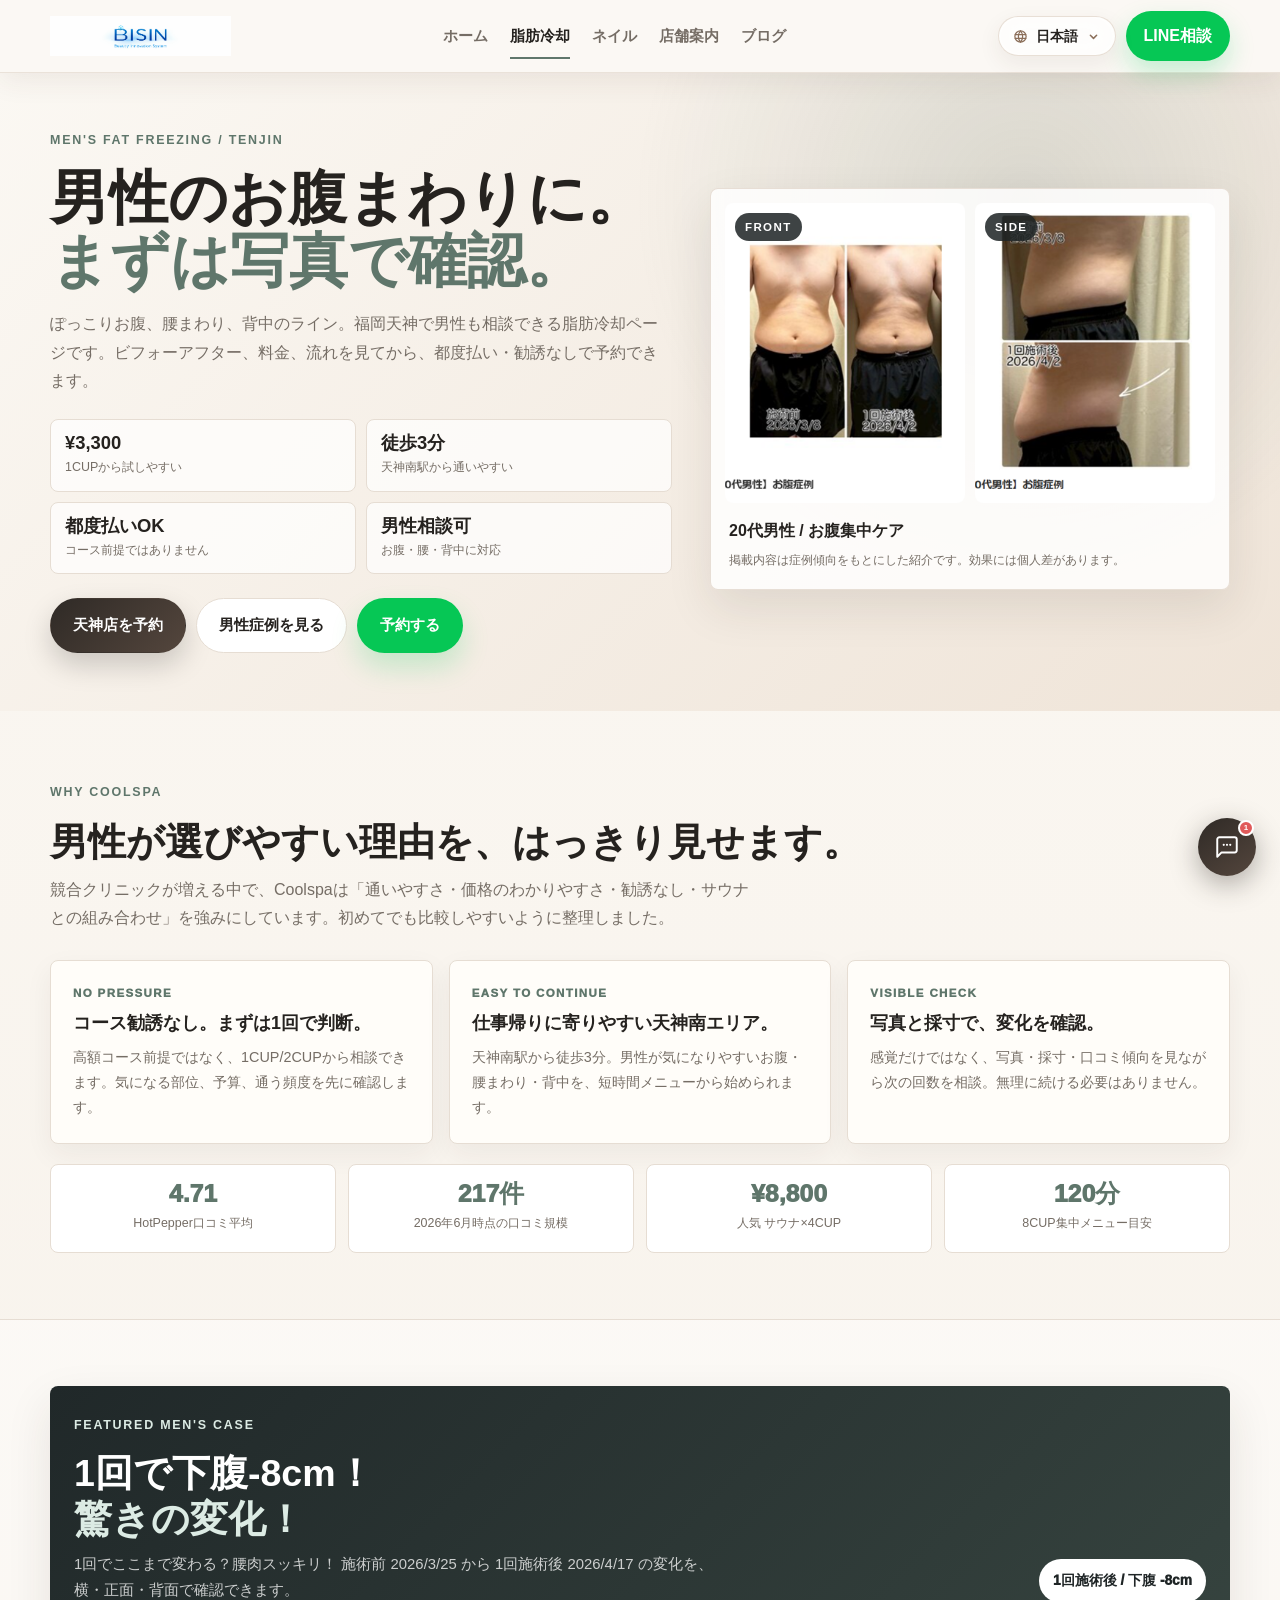
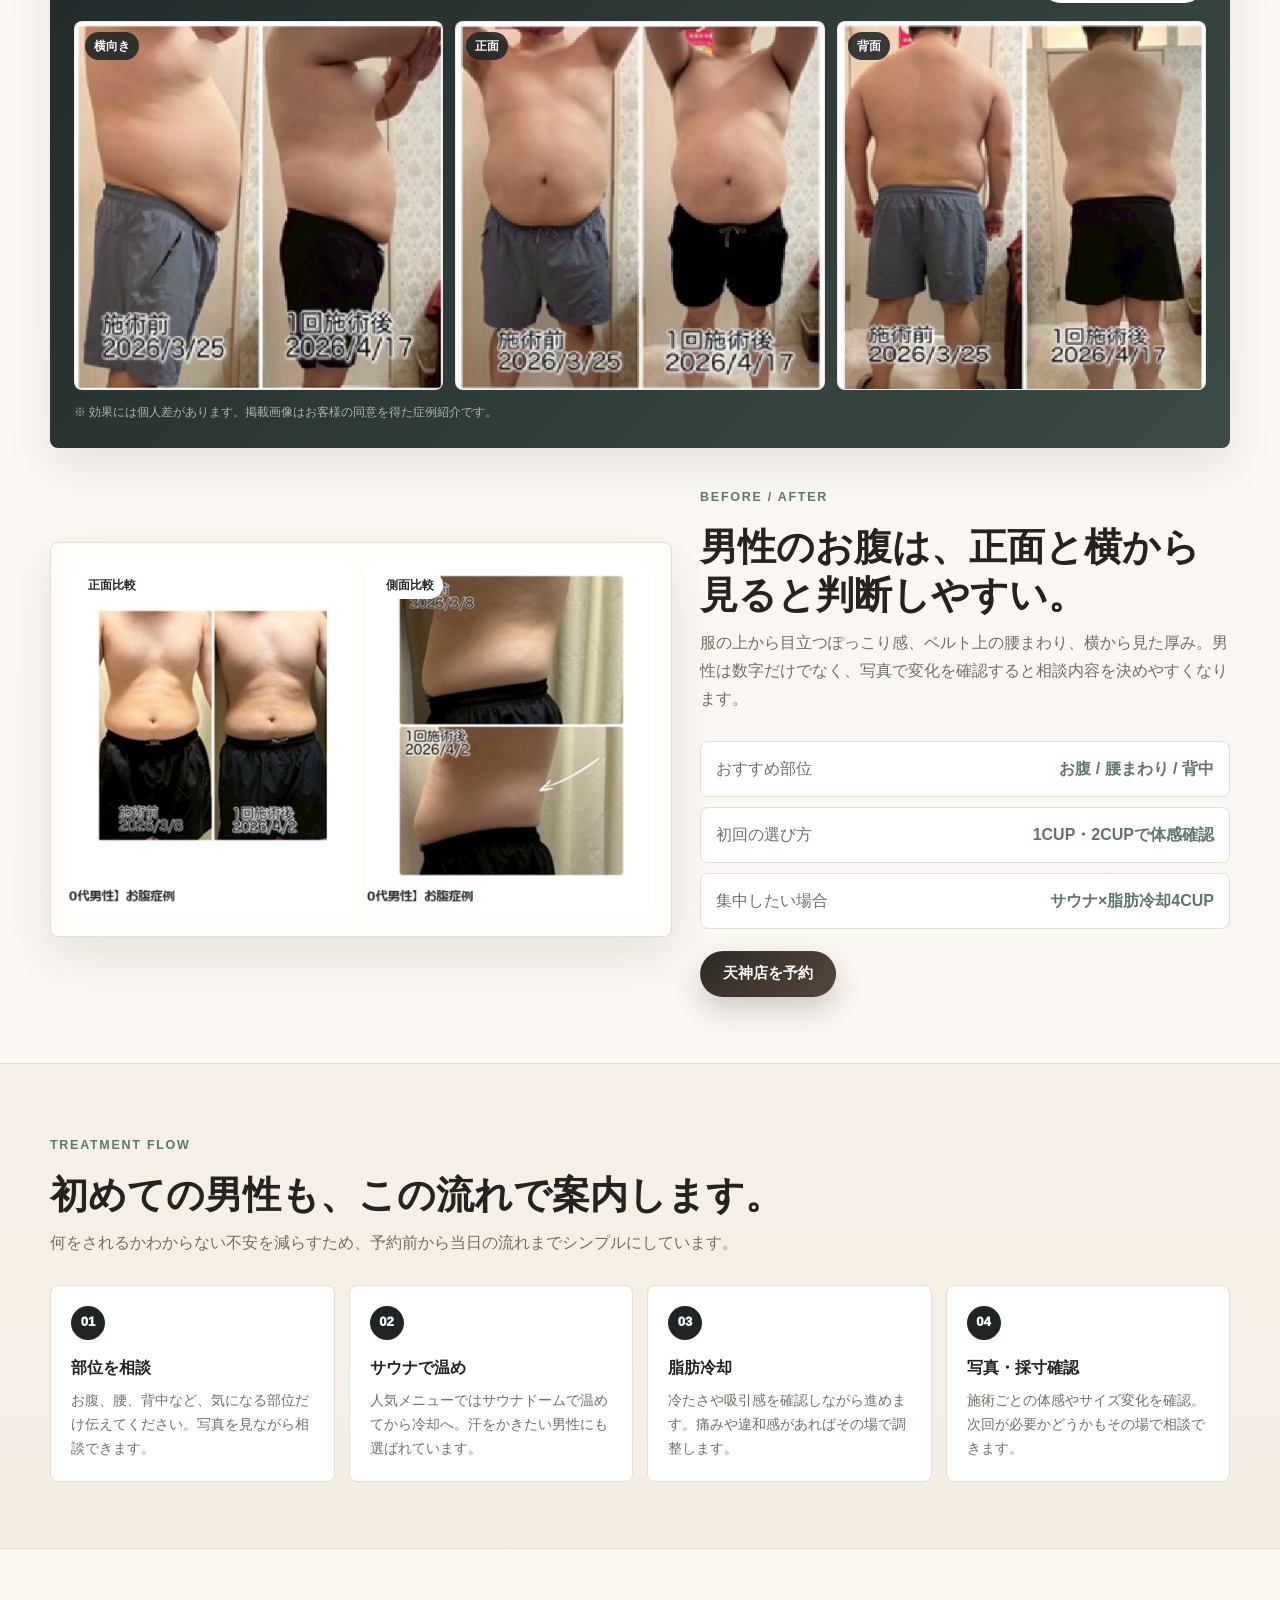
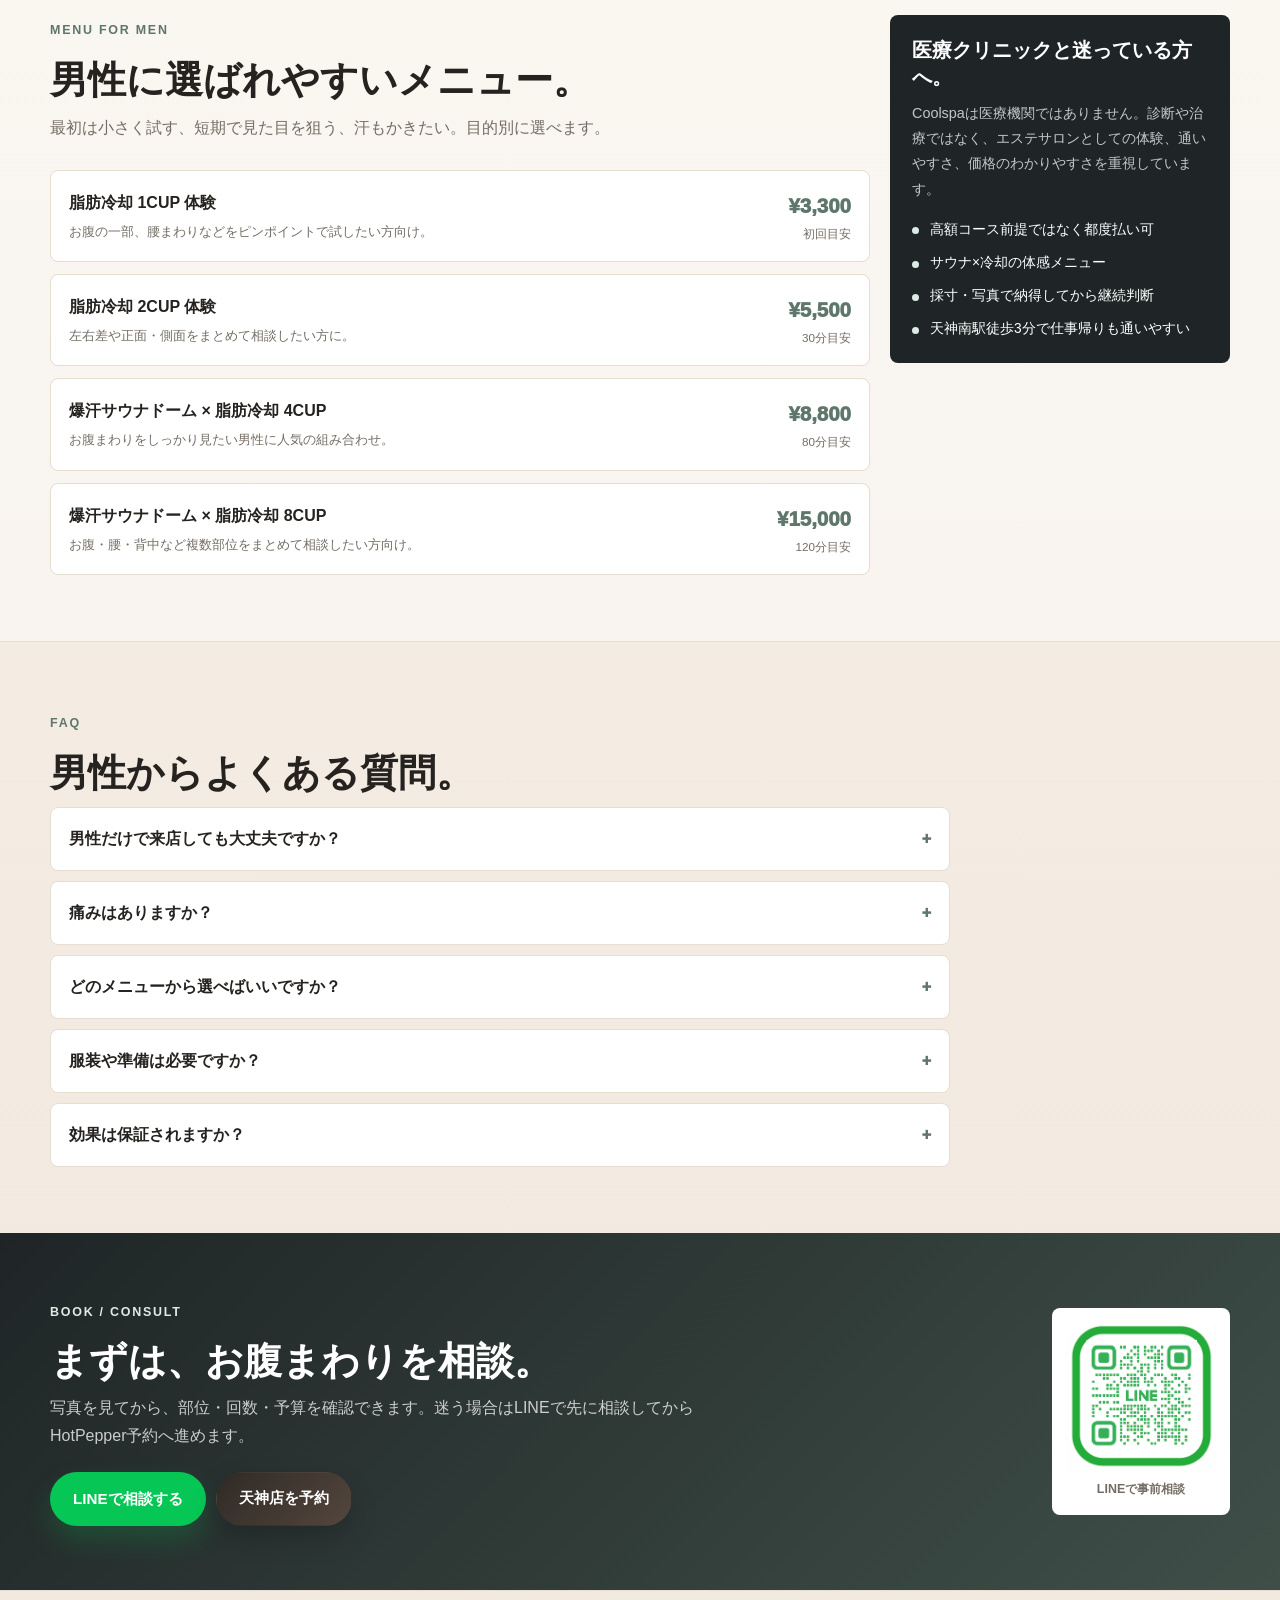
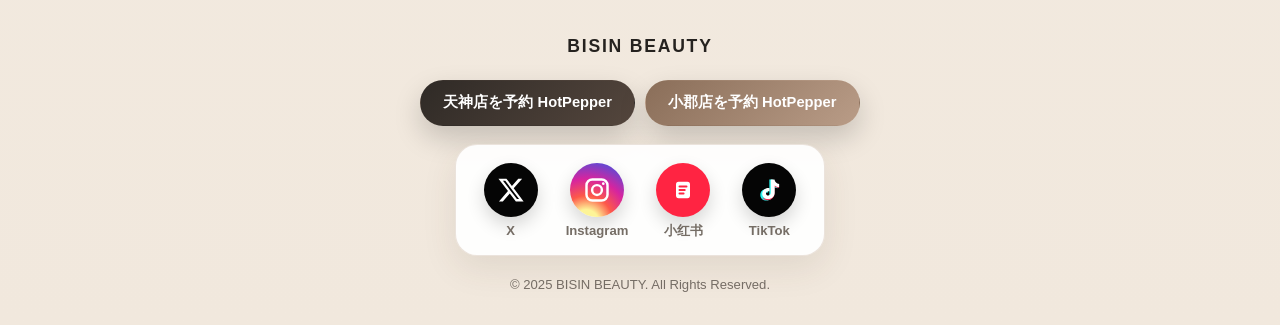
<file: services/mens-fat-freezing.html>
<!DOCTYPE html>
<html lang="ja">
<head>
  <meta charset="UTF-8" />
  <meta name="viewport" content="width=device-width, initial-scale=1.0" />
  <title>メンズ脂肪冷却・お腹のビフォーアフター｜福岡天神 COOL SPA</title>
  <meta name="description" content="福岡天神で男性のお腹・腰まわり・背中の脂肪冷却相談。天神南駅徒歩3分、1CUP ¥3,300から、都度払い・勧誘なし。男性ビフォーアフターを見てから予約できます。" />
  <link rel="canonical" href="https://coolspa.bisincool.co.jp/services/mens-fat-freezing.html" />
  <meta property="og:type" content="article" />
  <meta property="og:site_name" content="BISIN BEAUTY" />
  <meta property="og:title" content="メンズ脂肪冷却・お腹のビフォーアフター｜福岡天神 COOL SPA" />
  <meta property="og:description" content="男性のお腹・腰まわりに。ビフォーアフターを見て、都度払い・勧誘なしで相談できます。" />
  <meta property="og:url" content="https://coolspa.bisincool.co.jp/services/mens-fat-freezing.html" />
  <meta property="og:image" content="https://coolspa.bisincool.co.jp/images/cases/uploaded/manA01.png" />
  <meta name="twitter:card" content="summary_large_image" />
  <style>
    :root {
      --bg:#f6f2ec; --panel:#fffdf9; --text:#25221f; --muted:#756d65;
      --line:#e6ddd3; --ink:#1f2526; --olive:#5f766b; --sand:#b99c87;
      --clay:#8a6e59; --mint:#dcebe4; --shadow:0 18px 46px rgba(45,38,32,.10);
      --max:1180px;
    }
    *{box-sizing:border-box;margin:0;padding:0}
    html{scroll-behavior:smooth}
    body{font-family:"Hiragino Sans","Yu Gothic","Noto Sans JP",Arial,sans-serif;background:linear-gradient(180deg,#fbf8f3 0%,#f1e8dd 100%);color:var(--text);line-height:1.75}
    img{max-width:100%;display:block}
    a{color:inherit;text-decoration:none}
    .container{width:min(var(--max),calc(100% - 32px));margin:0 auto}
    .site-header{position:sticky;top:0;z-index:50;background:rgba(251,248,243,.92);border-bottom:1px solid var(--line);backdrop-filter:blur(16px)}
    .header-inner{min-height:72px;display:flex;align-items:center;justify-content:space-between;gap:18px}
    .logo img{height:40px;width:auto}
    .nav{display:flex;align-items:center;gap:22px;color:var(--muted);font-size:.93rem;font-weight:800}
    .nav a{position:relative;padding:4px 0}
    .nav a:hover,.nav a.active{color:var(--text)}
    .nav a.active::after{content:"";position:absolute;left:0;right:0;bottom:-6px;height:2px;background:var(--olive)}
    .nav-cta{display:inline-flex;align-items:center;justify-content:center;padding:11px 18px;border-radius:999px;background:#06c755;color:#fff;font-weight:900;box-shadow:0 12px 26px rgba(6,199,85,.22)}
    .hamburger{display:none;width:42px;height:42px;border:1px solid var(--line);border-radius:999px;background:#fff}
    .hamburger span{display:block;width:18px;height:2px;background:var(--text);margin:4px auto}
    .nav-close{display:none}

    .hero{padding:52px 0 58px;background:radial-gradient(circle at 80% 20%,rgba(95,118,107,.18),transparent 34%),linear-gradient(135deg,#fbf8f3 0%,#efe4d8 100%)}
    .hero-grid{display:grid;grid-template-columns:minmax(0,1fr) minmax(420px,520px);gap:38px;align-items:center}
    .eyebrow{display:inline-flex;align-items:center;gap:8px;margin-bottom:14px;color:var(--olive);font-size:.78rem;font-weight:900;letter-spacing:.14em;text-transform:uppercase}
    .hero h1{font-size:clamp(2.25rem,4.6vw,4.2rem);line-height:1.08;letter-spacing:0;font-weight:950;margin-bottom:16px}
    .hero h1 span{display:block;color:var(--olive)}
    .hero-lead{max-width:640px;color:var(--muted);font-size:1.02rem;margin-bottom:22px}
    .hero-points{display:grid;grid-template-columns:repeat(2,minmax(0,1fr));gap:10px;margin:24px 0}
    .hero-point{border:1px solid var(--line);background:rgba(255,255,255,.72);border-radius:8px;padding:12px 14px}
    .hero-point strong{display:block;font-size:1.15rem;line-height:1.2}
    .hero-point span{display:block;color:var(--muted);font-size:.78rem;margin-top:3px}
    .cta-row{display:flex;gap:10px;flex-wrap:wrap}
    .btn{display:inline-flex;align-items:center;justify-content:center;gap:8px;border-radius:999px;padding:13px 22px;font-size:.95rem;font-weight:900;border:1px solid transparent;transition:transform .2s,box-shadow .2s,background .2s}
    .btn:hover{transform:translateY(-2px)}
    .btn-primary{background:var(--ink);color:#fff;box-shadow:0 14px 28px rgba(31,37,38,.20)}
    .btn-secondary{background:#fff;border-color:var(--line);color:var(--text)}
    .btn-line{background:#06c755;color:#fff;box-shadow:0 14px 28px rgba(6,199,85,.20)}

    .hero-case{background:rgba(255,255,255,.82);border:1px solid rgba(230,221,211,.95);border-radius:8px;padding:14px;box-shadow:var(--shadow)}
    .case-visual-grid{display:grid;grid-template-columns:1fr 1fr;gap:10px}
    .case-img{position:relative;overflow:hidden;border-radius:8px;background:#ece5dc}
    .case-img img{width:100%;height:100%;aspect-ratio:4/5;object-fit:cover}
    .case-img span{position:absolute;left:10px;top:10px;background:rgba(31,37,38,.86);color:#fff;font-size:.72rem;font-weight:900;letter-spacing:.12em;padding:4px 10px;border-radius:999px}
    .case-caption{display:flex;align-items:center;justify-content:space-between;gap:14px;padding:14px 4px 2px}
    .case-caption strong{font-size:1rem}
    .case-caption small{color:var(--muted);font-size:.76rem}

    .section{padding:66px 0}
    .section-alt{background:rgba(255,255,255,.42);border-top:1px solid var(--line);border-bottom:1px solid var(--line)}
    .section-title{font-size:clamp(1.65rem,3vw,2.45rem);line-height:1.25;font-weight:950;margin-bottom:10px}
    .section-lead{color:var(--muted);max-width:700px;margin-bottom:28px}
    .grid-3{display:grid;grid-template-columns:repeat(3,1fr);gap:16px}
    .card{background:var(--panel);border:1px solid var(--line);border-radius:8px;padding:22px;box-shadow:0 10px 28px rgba(45,38,32,.06)}
    .card-kicker{color:var(--olive);font-size:.72rem;font-weight:950;letter-spacing:.12em;text-transform:uppercase;margin-bottom:8px}
    .card h3{font-size:1.12rem;line-height:1.45;margin-bottom:8px}
    .card p{color:var(--muted);font-size:.9rem}
    .num-row{display:grid;grid-template-columns:repeat(4,1fr);gap:12px;margin-top:20px}
    .num-card{background:#fff;border:1px solid var(--line);border-radius:8px;padding:17px;text-align:center}
    .num-card strong{display:block;font-size:1.55rem;line-height:1;color:var(--olive);font-weight:950}
    .num-card span{display:block;margin-top:7px;color:var(--muted);font-size:.78rem}

    .ba-section{display:grid;grid-template-columns:minmax(0,1.08fr) minmax(320px,.92fr);gap:28px;align-items:center}
    .ba-panel{background:var(--panel);border:1px solid var(--line);border-radius:8px;padding:18px;box-shadow:var(--shadow)}
    .ba-grid{display:grid;grid-template-columns:1fr 1fr;gap:12px}
    .ba-item{border-radius:8px;overflow:hidden;background:#ece5dc;position:relative}
    .ba-item img{width:100%;aspect-ratio:4/5;object-fit:cover}
    .ba-label{position:absolute;left:10px;top:10px;background:#fff;color:var(--ink);font-size:.72rem;font-weight:950;padding:4px 9px;border-radius:999px}
    .feature-case{margin-bottom:34px;background:linear-gradient(135deg,#202829,#3c4b45);color:#fff;border-radius:8px;padding:24px;box-shadow:var(--shadow)}
    .feature-case-head{display:grid;grid-template-columns:minmax(0,1fr) auto;gap:18px;align-items:end;margin-bottom:18px}
    .feature-case h2{font-size:clamp(1.55rem,3vw,2.35rem);line-height:1.22;margin:0}
    .feature-case h2 span{display:block;color:#dcebe4}
    .feature-case p{color:rgba(255,255,255,.76);font-size:.93rem;max-width:660px;margin-top:8px}
    .feature-badge{display:inline-flex;align-items:center;justify-content:center;padding:10px 14px;border-radius:999px;background:#fff;color:var(--ink);font-size:.86rem;font-weight:950;white-space:nowrap}
    .feature-gallery{display:grid;grid-template-columns:repeat(3,1fr);gap:12px}
    .feature-shot{position:relative;overflow:hidden;border-radius:8px;background:#ece5dc;border:1px solid rgba(255,255,255,.18)}
    .feature-shot img{width:100%;aspect-ratio:1/1;object-fit:cover}
    .feature-shot span{position:absolute;left:10px;top:10px;background:rgba(31,37,38,.88);color:#fff;font-size:.72rem;font-weight:950;padding:4px 9px;border-radius:999px}
    .feature-note{margin-top:12px;color:rgba(255,255,255,.62);font-size:.78rem}
    .change-list{display:grid;gap:10px;margin:22px 0}
    .change-item{display:flex;justify-content:space-between;gap:12px;padding:13px 15px;border-radius:8px;background:#fff;border:1px solid var(--line)}
    .change-item span{color:var(--muted)}
    .change-item strong{color:var(--olive)}

    .flow{display:grid;grid-template-columns:repeat(4,1fr);gap:14px}
    .flow-step{background:#fff;border:1px solid var(--line);border-radius:8px;padding:20px;min-height:178px}
    .flow-step .step-no{width:34px;height:34px;border-radius:999px;background:var(--ink);color:#fff;display:flex;align-items:center;justify-content:center;font-weight:950;font-size:.82rem;margin-bottom:14px}
    .flow-step h3{font-size:1rem;margin-bottom:7px}
    .flow-step p{color:var(--muted);font-size:.86rem}

    .menu-layout{display:grid;grid-template-columns:minmax(0,1fr) 340px;gap:20px;align-items:start}
    .menu-list{display:grid;gap:12px}
    .menu-row{display:grid;grid-template-columns:1fr auto;gap:16px;align-items:center;background:#fff;border:1px solid var(--line);border-radius:8px;padding:17px 18px}
    .menu-row h3{font-size:1rem;margin-bottom:3px}
    .menu-row p{font-size:.84rem;color:var(--muted)}
    .menu-price{text-align:right;white-space:nowrap}
    .menu-price strong{font-size:1.28rem;color:var(--olive);font-weight:950}
    .menu-price span{display:block;font-size:.73rem;color:var(--muted)}
    .side-note{background:var(--ink);color:#fff;border-radius:8px;padding:22px;position:sticky;top:92px}
    .side-note h3{font-size:1.25rem;line-height:1.35;margin-bottom:10px}
    .side-note p{color:rgba(255,255,255,.74);font-size:.9rem;margin-bottom:16px}
    .side-note ul{list-style:none;display:grid;gap:9px}
    .side-note li{font-size:.86rem;padding-left:18px;position:relative}
    .side-note li::before{content:"";position:absolute;left:0;top:.7em;width:7px;height:7px;border-radius:999px;background:var(--mint)}

    .faq{display:grid;gap:10px;max-width:900px}
    .faq details{background:#fff;border:1px solid var(--line);border-radius:8px;padding:0 18px}
    .faq summary{cursor:pointer;list-style:none;padding:17px 0;font-weight:900;display:flex;justify-content:space-between;gap:18px}
    .faq summary::-webkit-details-marker{display:none}
    .faq summary::after{content:"+";color:var(--olive);font-weight:950}
    .faq details[open] summary::after{content:"-"}
    .faq p{color:var(--muted);font-size:.9rem;padding:0 0 18px}

    .bottom-cta{padding:64px 0;background:linear-gradient(135deg,#1f2526,#3f4f48);color:#fff}
    .bottom-box{display:grid;grid-template-columns:1fr auto;align-items:center;gap:28px}
    .bottom-box h2{font-size:clamp(1.8rem,3vw,2.8rem);line-height:1.2;margin-bottom:10px}
    .bottom-box p{color:rgba(255,255,255,.76);max-width:650px}
    .qr-box{background:#fff;border-radius:8px;padding:14px;color:var(--text);text-align:center}
    .qr-box img{width:150px;height:150px;object-fit:cover;border-radius:6px}
    .qr-box span{display:block;margin-top:7px;font-size:.78rem;color:var(--muted);font-weight:800}

    .footer{padding:40px 0 28px;border-top:1px solid var(--line)}
    .footer-inner{display:flex;flex-direction:column;align-items:center;gap:18px;text-align:center}
    .footer-brand{font-size:1.1rem;font-weight:800;letter-spacing:.1em;color:var(--text)}
    .footer-reserve{display:flex;gap:10px;flex-wrap:wrap;justify-content:center}
    .footer-hp-btn{display:inline-flex;align-items:center;gap:7px;padding:10px 18px;border-radius:999px;background:#ff4b4b;color:#fff;font-size:.86rem;font-weight:700;transition:opacity .2s}
    .footer-hp-btn:hover{opacity:.85}
    .hp-badge{font-size:.68rem;background:rgba(0,0,0,.15);padding:2px 7px;border-radius:4px}
    .footer-sns{display:flex;align-items:center;justify-content:center;gap:24px;flex-wrap:wrap;background:rgba(255,255,255,.92);border:1px solid rgba(232,223,214,.85);border-radius:22px;padding:18px 24px;box-shadow:0 12px 34px rgba(74,56,42,.10)}
    .sns-btn{width:auto;height:auto;min-width:62px;border-radius:0;background:transparent;display:inline-flex;flex-direction:column;align-items:center;justify-content:center;gap:7px;color:var(--muted);font-size:.82rem;font-weight:600;line-height:1;text-decoration:none;transition:color .2s,transform .2s}
    .sns-btn .sns-icon{width:54px;height:54px;border-radius:50%;display:inline-flex;align-items:center;justify-content:center;box-shadow:0 8px 18px rgba(0,0,0,.16);transition:transform .2s,box-shadow .2s}
    .sns-btn svg{width:28px;height:28px;display:block}
    .sns-btn:hover{background:transparent;color:var(--text);transform:translateY(-2px)}
    .sns-btn:hover .sns-icon{transform:translateY(-1px);box-shadow:0 12px 24px rgba(0,0,0,.18)}
    .sns-btn.x .sns-icon,.sns-btn.tiktok .sns-icon{background:#050505;color:#fff}
    .sns-btn.instagram .sns-icon{background:radial-gradient(circle at 30% 110%,#fdf497 0,#fdf497 18%,#fd5949 38%,#d6249f 62%,#285aeb 100%);color:#fff}
    .sns-btn.rednote .sns-icon{background:#ff2442;color:#fff}
    .sns-label{display:block;white-space:nowrap}
    .footer-copy{font-size:.82rem;color:var(--muted)}

    @media(max-width:960px){
      .hero-grid,.ba-section,.menu-layout,.bottom-box{grid-template-columns:1fr}
      .hero-case{max-width:620px}
      .grid-3,.flow{grid-template-columns:1fr 1fr}
      .feature-case-head{grid-template-columns:1fr}
      .feature-gallery{grid-template-columns:1fr}
      .side-note{position:static}
      .nav{position:fixed;inset:0;z-index:1000;height:100vh;height:100dvh;overflow-y:auto;transform:translateY(-110%);transition:transform .2s;background:#fff;flex-direction:column;align-items:flex-start;justify-content:flex-start;padding:88px 26px 32px;border-bottom:1px solid var(--line);box-shadow:var(--shadow)}
      .nav.open{transform:translateY(0)}
      .nav-close{display:block;position:absolute;top:18px;right:20px;border:0;background:transparent;font-size:1.8rem;color:var(--text)}
      .hamburger{display:block;position:relative;z-index:1001}
    }
    @media(max-width:640px){
      .container{width:min(100% - 22px,var(--max))}
      .hero{padding-top:34px}
      .hero-points,.grid-3,.flow,.num-row{grid-template-columns:1fr}
      .case-visual-grid,.ba-grid{gap:7px}
      .menu-row{grid-template-columns:1fr}
      .menu-price{text-align:left}
      .footer-sns{gap:16px;padding:16px 18px;border-radius:20px}
      .sns-btn{min-width:58px}
      .sns-btn .sns-icon{width:50px;height:50px}
      .sns-btn svg{width:26px;height:26px}
    }
  </style>
  <link rel="stylesheet" href="../css/i18n.css?v=2" />
  <link rel="stylesheet" href="../css/cta-unified.css?v=3" />
</head>
<body>
  <header class="site-header">
    <div class="container header-inner">
      <a class="logo" href="../index.html"><img src="../images/logo/bisin_blue_logo_70.png" alt="BISIN BEAUTY"></a>
      <nav class="nav" id="globalNav">
        <button class="nav-close" onclick="document.getElementById('globalNav').classList.remove('open')" aria-label="閉じる">×</button>
        <a href="../index.html" onclick="document.getElementById('globalNav').classList.remove('open')">ホーム</a>
      <a class="active" href="fat-freezing.html" onclick="document.getElementById('globalNav').classList.remove('open')">脂肪冷却</a>
        <a href="nail.html" onclick="document.getElementById('globalNav').classList.remove('open')">ネイル</a>
        <a href="../stores/coolspa-tenjin.html" onclick="document.getElementById('globalNav').classList.remove('open')">店舗</a>
        <a href="../blog/index.html" onclick="document.getElementById('globalNav').classList.remove('open')">症例</a>
      </nav>
      <div style="display:flex;align-items:center;gap:12px">
        <a class="nav-cta" href="#contact">LINE相談</a>
        <button class="hamburger" onclick="document.getElementById('globalNav').classList.toggle('open')" aria-label="メニュー"><span></span><span></span><span></span></button>
      </div>
    </div>
  </header>

  <main>
    <section class="hero">
      <div class="container hero-grid">
        <div>
          <div class="eyebrow">Men's Fat Freezing / Tenjin</div>
          <h1>男性のお腹まわりに。<span>まずは写真で確認。</span></h1>
          <p class="hero-lead">ぽっこりお腹、腰まわり、背中のライン。福岡天神で男性も相談できる脂肪冷却ページです。ビフォーアフター、料金、流れを見てから、都度払い・勧誘なしで予約できます。</p>
          <div class="hero-points">
            <div class="hero-point"><strong>¥3,300</strong><span>1CUPから試しやすい</span></div>
            <div class="hero-point"><strong>徒歩3分</strong><span>天神南駅から通いやすい</span></div>
            <div class="hero-point"><strong>都度払いOK</strong><span>コース前提ではありません</span></div>
            <div class="hero-point"><strong>男性相談可</strong><span>お腹・腰・背中に対応</span></div>
          </div>
          <div class="cta-row">
            <a class="btn btn-primary" href="https://beauty.hotpepper.jp/kr/slnH000736255/" target="_blank" rel="noopener">天神店で予約する</a>
            <a class="btn btn-secondary" href="#case">男性症例を見る</a>
            <a class="btn btn-line" href="#contact">先に相談する</a>
          </div>
        </div>
        <div class="hero-case" aria-label="男性脂肪冷却ビフォーアフター">
          <div class="case-visual-grid">
            <div class="case-img"><img src="../images/cases/uploaded/man20-before-after-web.png" alt="20代男性 お腹脂肪冷却 正面ビフォーアフター"><span>FRONT</span></div>
            <div class="case-img"><img src="../images/cases/uploaded/man20-before-after02-web.png" alt="20代男性 お腹脂肪冷却 側面ビフォーアフター"><span>SIDE</span></div>
          </div>
          <div class="case-caption">
            <div><strong>20代男性 / お腹集中ケア</strong><br><small>掲載内容は症例傾向をもとにした紹介です。効果には個人差があります。</small></div>
          </div>
        </div>
      </div>
    </section>

    <section class="section">
      <div class="container">
        <div class="eyebrow">Why Coolspa</div>
        <h2 class="section-title">男性が選びやすい理由を、はっきり見せます。</h2>
        <p class="section-lead">競合クリニックが増える中で、Coolspaは「通いやすさ・価格のわかりやすさ・勧誘なし・サウナとの組み合わせ」を強みにしています。初めてでも比較しやすいように整理しました。</p>
        <div class="grid-3">
          <article class="card"><div class="card-kicker">No pressure</div><h3>コース勧誘なし。まずは1回で判断。</h3><p>高額コース前提ではなく、1CUP/2CUPから相談できます。気になる部位、予算、通う頻度を先に確認します。</p></article>
          <article class="card"><div class="card-kicker">Easy to continue</div><h3>仕事帰りに寄りやすい天神南エリア。</h3><p>天神南駅から徒歩3分。男性が気になりやすいお腹・腰まわり・背中を、短時間メニューから始められます。</p></article>
          <article class="card"><div class="card-kicker">Visible check</div><h3>写真と採寸で、変化を確認。</h3><p>感覚だけではなく、写真・採寸・口コミ傾向を見ながら次の回数を相談。無理に続ける必要はありません。</p></article>
        </div>
        <div class="num-row" aria-label="Coolspaの男性向け訴求ポイント">
          <div class="num-card"><strong>4.71</strong><span>HotPepper口コミ平均</span></div>
          <div class="num-card"><strong>217件</strong><span>2026年6月時点の口コミ規模</span></div>
          <div class="num-card"><strong>¥8,800</strong><span>人気 サウナ×4CUP</span></div>
          <div class="num-card"><strong>120分</strong><span>8CUP集中メニュー目安</span></div>
        </div>
      </div>
    </section>

    <section class="section section-alt" id="case">
      <div class="container">
        <div class="feature-case">
          <div class="feature-case-head">
            <div>
              <div class="eyebrow" style="color:#dcebe4">Featured Men's Case</div>
              <h2>1回で下腹-8cm！<span>驚きの変化！</span></h2>
              <p>1回でここまで変わる？腰肉スッキリ！ 施術前 2026/3/25 から 1回施術後 2026/4/17 の変化を、横・正面・背面で確認できます。</p>
            </div>
            <div class="feature-badge">1回施術後 / 下腹 -8cm</div>
          </div>
          <div class="feature-gallery">
            <div class="feature-shot"><img src="../images/cases/uploaded/manA01.png" alt="男性 下腹 脂肪冷却 横向き 1回ビフォーアフター"><span>横向き</span></div>
            <div class="feature-shot"><img src="../images/cases/uploaded/manA02.png" alt="男性 下腹 脂肪冷却 正面 1回ビフォーアフター"><span>正面</span></div>
            <div class="feature-shot"><img src="../images/cases/uploaded/manA03.png" alt="男性 腰肉 背中 脂肪冷却 1回ビフォーアフター"><span>背面</span></div>
          </div>
          <div class="feature-note">※ 効果には個人差があります。掲載画像はお客様の同意を得た症例紹介です。</div>
        </div>

        <div class="ba-section">
          <div class="ba-panel">
            <div class="ba-grid">
              <div class="ba-item"><img src="../images/cases/uploaded/man20-before-after-web.png" alt="男性お腹 正面 before after"><span class="ba-label">正面比較</span></div>
              <div class="ba-item"><img src="../images/cases/uploaded/man20-before-after02-web.png" alt="男性お腹 側面 before after"><span class="ba-label">側面比較</span></div>
            </div>
          </div>
          <div>
            <div class="eyebrow">Before / After</div>
            <h2 class="section-title">男性のお腹は、正面と横から見ると判断しやすい。</h2>
            <p class="section-lead">服の上から目立つぽっこり感、ベルト上の腰まわり、横から見た厚み。男性は数字だけでなく、写真で変化を確認すると相談内容を決めやすくなります。</p>
            <div class="change-list">
              <div class="change-item"><span>おすすめ部位</span><strong>お腹 / 腰まわり / 背中</strong></div>
              <div class="change-item"><span>初回の選び方</span><strong>1CUP・2CUPで体感確認</strong></div>
              <div class="change-item"><span>集中したい場合</span><strong>サウナ×脂肪冷却4CUP</strong></div>
            </div>
            <a class="btn btn-primary" href="https://beauty.hotpepper.jp/kr/slnH000736255/photo/" target="_blank" rel="noopener">HotPepperの症例を見る</a>
          </div>
        </div>
      </div>
    </section>

    <section class="section">
      <div class="container">
        <div class="eyebrow">Treatment Flow</div>
        <h2 class="section-title">初めての男性も、この流れで案内します。</h2>
        <p class="section-lead">何をされるかわからない不安を減らすため、予約前から当日の流れまでシンプルにしています。</p>
        <div class="flow">
          <article class="flow-step"><div class="step-no">01</div><h3>部位を相談</h3><p>お腹、腰、背中など、気になる部位だけ伝えてください。写真を見ながら相談できます。</p></article>
          <article class="flow-step"><div class="step-no">02</div><h3>サウナで温め</h3><p>人気メニューではサウナドームで温めてから冷却へ。汗をかきたい男性にも選ばれています。</p></article>
          <article class="flow-step"><div class="step-no">03</div><h3>脂肪冷却</h3><p>冷たさや吸引感を確認しながら進めます。痛みや違和感があればその場で調整します。</p></article>
          <article class="flow-step"><div class="step-no">04</div><h3>写真・採寸確認</h3><p>施術ごとの体感やサイズ変化を確認。次回が必要かどうかもその場で相談できます。</p></article>
        </div>
      </div>
    </section>

    <section class="section section-alt" id="menu">
      <div class="container menu-layout">
        <div>
          <div class="eyebrow">Menu for Men</div>
          <h2 class="section-title">男性に選ばれやすいメニュー。</h2>
          <p class="section-lead">最初は小さく試す、短期で見た目を狙う、汗もかきたい。目的別に選べます。</p>
          <div class="menu-list">
            <div class="menu-row"><div><h3>脂肪冷却 1CUP 体験</h3><p>お腹の一部、腰まわりなどをピンポイントで試したい方向け。</p></div><div class="menu-price"><strong>¥3,300</strong><span>初回目安</span></div></div>
            <div class="menu-row"><div><h3>脂肪冷却 2CUP 体験</h3><p>左右差や正面・側面をまとめて相談したい方に。</p></div><div class="menu-price"><strong>¥5,500</strong><span>30分目安</span></div></div>
            <div class="menu-row"><div><h3>爆汗サウナドーム × 脂肪冷却 4CUP</h3><p>お腹まわりをしっかり見たい男性に人気の組み合わせ。</p></div><div class="menu-price"><strong>¥8,800</strong><span>80分目安</span></div></div>
            <div class="menu-row"><div><h3>爆汗サウナドーム × 脂肪冷却 8CUP</h3><p>お腹・腰・背中など複数部位をまとめて相談したい方向け。</p></div><div class="menu-price"><strong>¥15,000</strong><span>120分目安</span></div></div>
          </div>
        </div>
        <aside class="side-note">
          <h3>医療クリニックと迷っている方へ。</h3>
          <p>Coolspaは医療機関ではありません。診断や治療ではなく、エステサロンとしての体験、通いやすさ、価格のわかりやすさを重視しています。</p>
          <ul>
            <li>高額コース前提ではなく都度払い可</li>
            <li>サウナ×冷却の体感メニュー</li>
            <li>採寸・写真で納得してから継続判断</li>
            <li>天神南駅徒歩3分で仕事帰りも通いやすい</li>
          </ul>
        </aside>
      </div>
    </section>

    <section class="section">
      <div class="container">
        <div class="eyebrow">FAQ</div>
        <h2 class="section-title">男性からよくある質問。</h2>
        <div class="faq">
          <details><summary>男性だけで来店しても大丈夫ですか？</summary><p>大丈夫です。天神店では男性のお腹・腰まわり・背中の脂肪冷却相談にも対応しています。</p></details>
          <details><summary>痛みはありますか？</summary><p>冷たさや吸引感はありますが、数分で慣れる方が多いです。違和感が強い場合はその場で調整します。</p></details>
          <details><summary>どのメニューから選べばいいですか？</summary><p>初めてなら1CUP/2CUPで体感確認、見た目の変化を狙うならサウナ×脂肪冷却4CUPがおすすめです。当日相談で調整できます。</p></details>
          <details><summary>服装や準備は必要ですか？</summary><p>普段着で来店できます。施術しやすい着替えを用意しています。食事は直前の重い食事だけ控えると安心です。</p></details>
          <details><summary>効果は保証されますか？</summary><p>効果には個人差があり、結果を保証するものではありません。写真や採寸を確認しながら、無理のない回数を相談します。</p></details>
        </div>
      </div>
    </section>

    <section class="bottom-cta" id="contact">
      <div class="container bottom-box">
        <div>
          <div class="eyebrow" style="color:#dcebe4">Book / Consult</div>
          <h2>まずは、お腹まわりを相談。</h2>
          <p>写真を見てから、部位・回数・予算を確認できます。迷う場合はLINEで先に相談してからHotPepper予約へ進めます。</p>
          <div class="cta-row" style="margin-top:22px">
            <a class="btn btn-line" href="../images/line-qr.png" target="_blank" rel="noopener">LINEで相談する</a>
            <a class="btn btn-secondary" href="https://beauty.hotpepper.jp/kr/slnH000736255/" target="_blank" rel="noopener">天神店を予約</a>
          </div>
        </div>
        <div class="qr-box">
          <img src="../images/line-qr.png" alt="BISIN CoolSpa LINE QRコード">
          <span>LINEで事前相談</span>
        </div>
      </div>
    </section>
  </main>

  <footer class="footer">
    <div class="container footer-inner">
      <p class="footer-brand">BISIN BEAUTY</p>
      <div class="footer-reserve">
        <a href="https://beauty.hotpepper.jp/kr/slnH000736255/" target="_blank" rel="noopener" class="footer-hp-btn">天神店を予約<span class="hp-badge">HotPepper</span></a>
        <a href="https://beauty.hotpepper.jp/kr/slnH000498862/" target="_blank" rel="noopener" class="footer-hp-btn">小郡店を予約<span class="hp-badge">HotPepper</span></a>
      </div>
      <div class="footer-sns">
        <a href="https://x.com/BisinCool" target="_blank" rel="noopener" class="sns-btn x" aria-label="X"><span class="sns-icon"><svg viewBox="0 0 24 24" fill="currentColor" aria-hidden="true"><path d="M18.244 2.25h3.308l-7.227 8.26 8.502 11.24H16.17l-5.214-6.817L4.99 21.75H1.68l7.73-8.835L1.254 2.25H8.08l4.713 6.231zm-1.161 17.52h1.833L7.084 4.126H5.117z"/></svg></span><span class="sns-label">X</span></a>
        <a href="https://www.instagram.com/bisincool/" target="_blank" rel="noopener" class="sns-btn instagram" aria-label="Instagram"><span class="sns-icon"><svg viewBox="0 0 24 24" fill="none" stroke="currentColor" stroke-width="2.1" aria-hidden="true"><rect x="3" y="3" width="18" height="18" rx="5"/><circle cx="12" cy="12" r="4.2"/><circle cx="17.4" cy="6.6" r="1.15" fill="currentColor" stroke="none"/></svg></span><span class="sns-label">Instagram</span></a>
        <a href="https://www.xiaohongshu.com/discovery/item/69e0a2540000000022001ae0?source=webshare&amp;xhsshare=pc_web&amp;xsec_token=AB1BG-D9p5TQa1cb5tnmm_p1D4aSu9qyHYRRPa7bhW69w=&amp;xsec_source=pc_share" target="_blank" rel="noopener" class="sns-btn rednote" aria-label="小红书"><span class="sns-icon"><svg viewBox="0 0 24 24" fill="none" aria-hidden="true"><rect x="6" y="5" width="12" height="14" rx="2.2" fill="currentColor"/><path d="M9 9h6M9 12h4.5M9 15h3.5" stroke="#ff2442" stroke-width="1.7" stroke-linecap="round"/></svg></span><span class="sns-label">小红书</span></a>
        <a href="https://www.tiktok.com/search?lang=ja-JP&amp;q=bisin_coolspa&amp;t=1780551269080" target="_blank" rel="noopener" class="sns-btn tiktok" aria-label="TikTok"><span class="sns-icon"><svg viewBox="0 0 24 24" aria-hidden="true"><path fill="#25F4EE" d="M15.2 3.1c.4 2.4 1.8 3.9 4.2 4.3v3c-1.4 0-2.6-.4-3.7-1.2v6.1c0 3.4-2.5 5.8-5.9 5.8-3 0-5.3-2.1-5.3-4.9 0-3 2.4-5.1 5.7-5.1.3 0 .7 0 1 .1v3.1c-.3-.1-.6-.1-.9-.1-1.4 0-2.3.8-2.3 1.9s.9 1.8 2.1 1.8c1.4 0 2.2-.9 2.2-2.6V3.1h2.9z"/><path fill="#FE2C55" d="M16.4 4.2c.7 1.7 2 2.7 4 3v3c-1.4-.1-2.7-.5-3.8-1.4v6.2c0 3.3-2.5 5.7-5.9 5.7-1.9 0-3.6-.8-4.6-2.2.9.5 1.9.8 3 .8 3.3 0 5.9-2.4 5.9-5.7V4.2h1.4z"/><path fill="#fff" d="M14.1 3.1h2.6c.4 2.1 1.8 3.4 4 3.8v2.7c-1.4-.1-2.7-.5-3.8-1.4v6.2c0 3.1-2.4 5.4-5.6 5.4-2.8 0-5.1-1.9-5.1-4.6 0-2.8 2.3-4.9 5.3-4.9.4 0 .7 0 1 .1v2.8c-.3-.1-.6-.1-.9-.1-1.3 0-2.2.8-2.2 1.8s.9 1.8 2 1.8c1.3 0 2.1-.9 2.1-2.5V3.1z"/></svg></span><span class="sns-label">TikTok</span></a>
      </div>
      <p class="footer-copy">&copy; 2025 BISIN BEAUTY. All Rights Reserved.</p>
    </div>
  </footer>

  <script>
    document.querySelectorAll('.nav a').forEach(function(link){
      link.addEventListener('click',function(){
        var nav=document.getElementById('globalNav');
        if(nav) nav.classList.remove('open');
      });
    });
  </script>
  <script src="../js/i18n.js?v=15"></script>
  <script src="../js/cta-unified.js?v=4"></script>
  <link rel="stylesheet" href="../css/chatbot.css?v=9">
  <script src="../js/chatbot.js?v=8"></script>
</body>
</html>
</file>
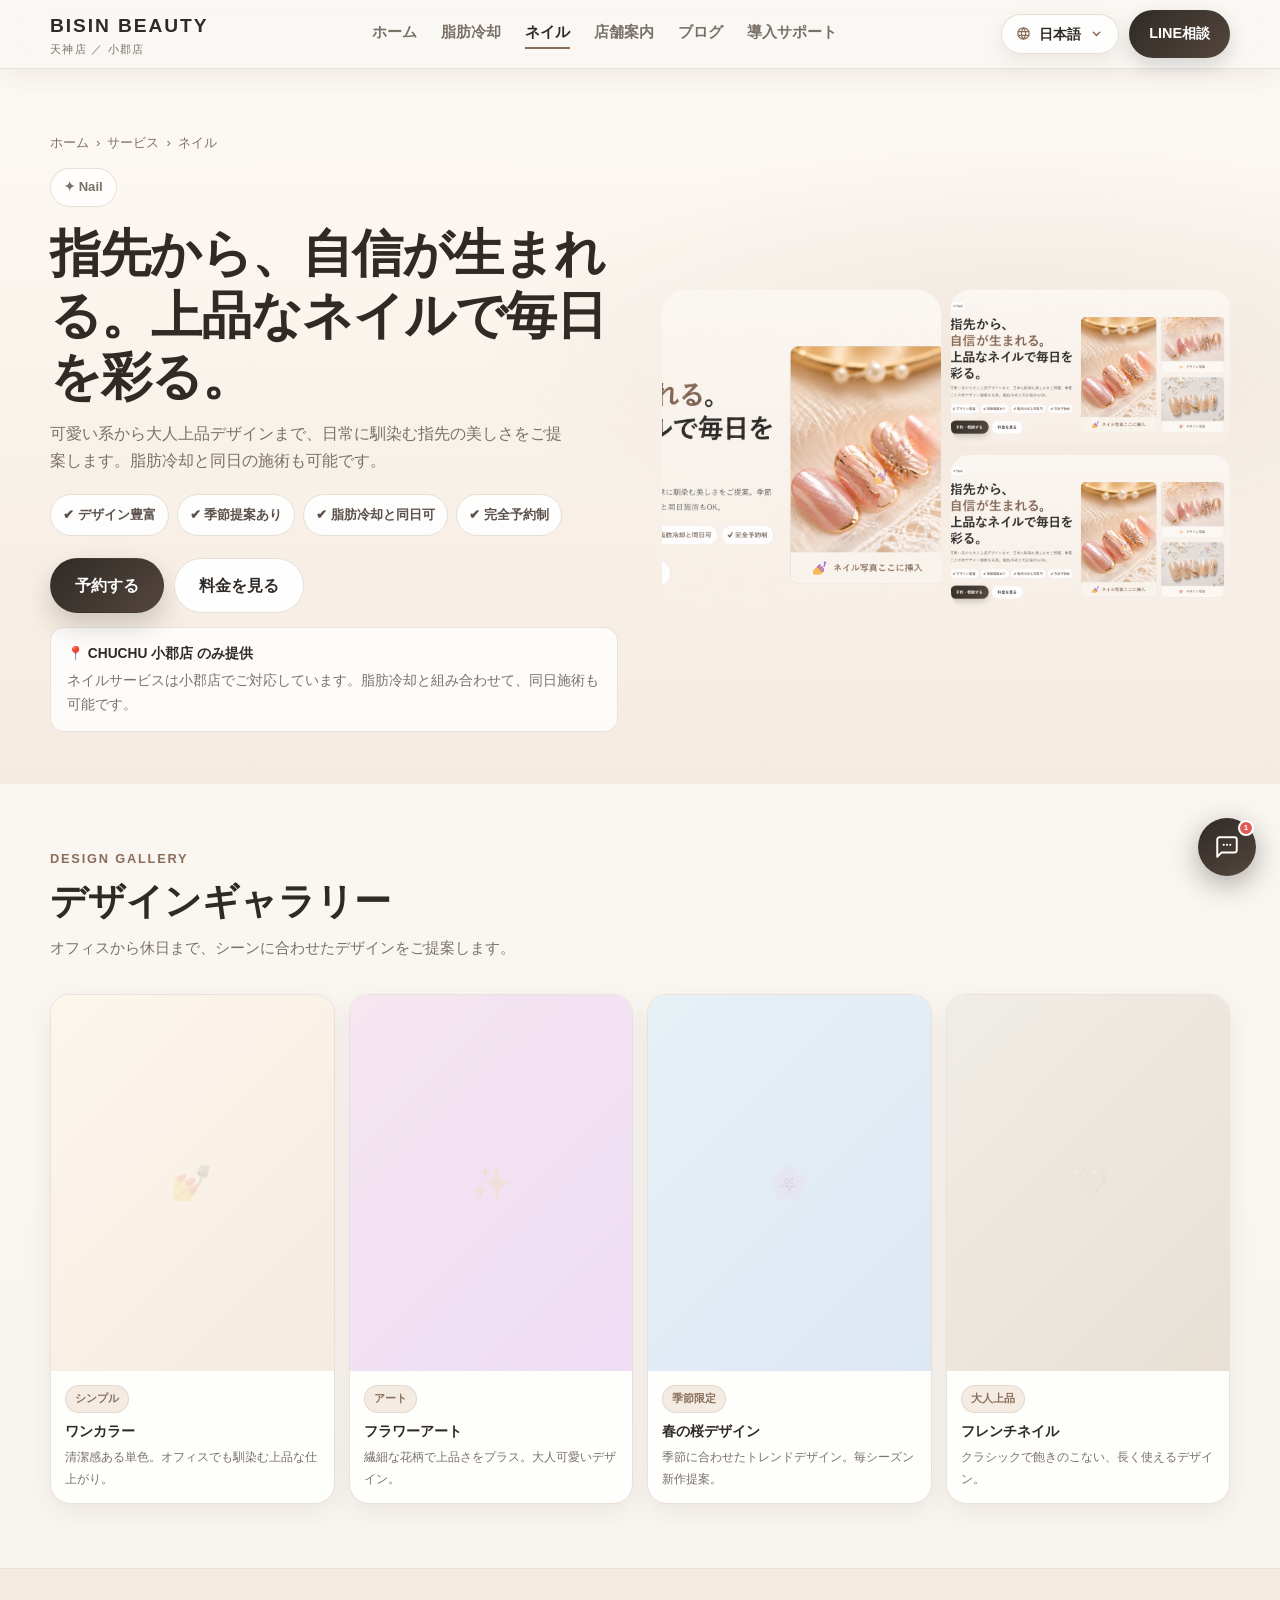
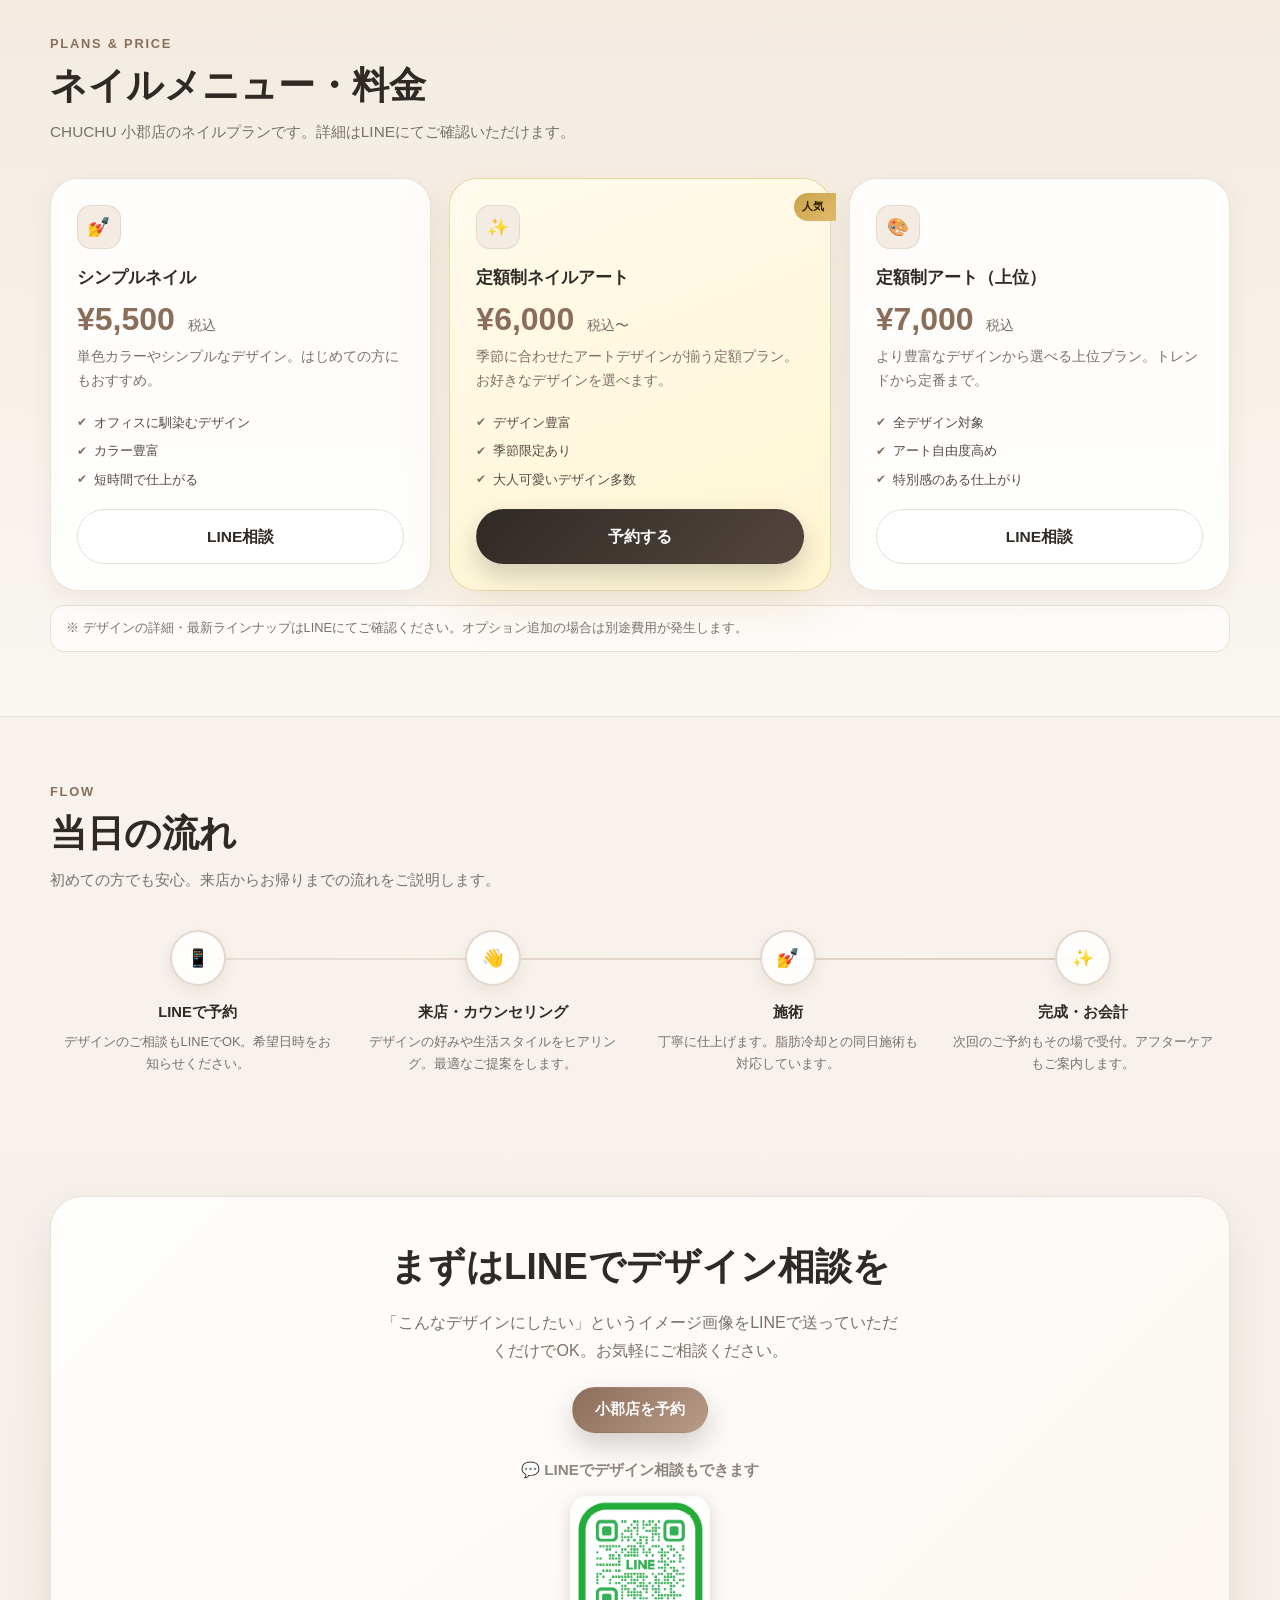
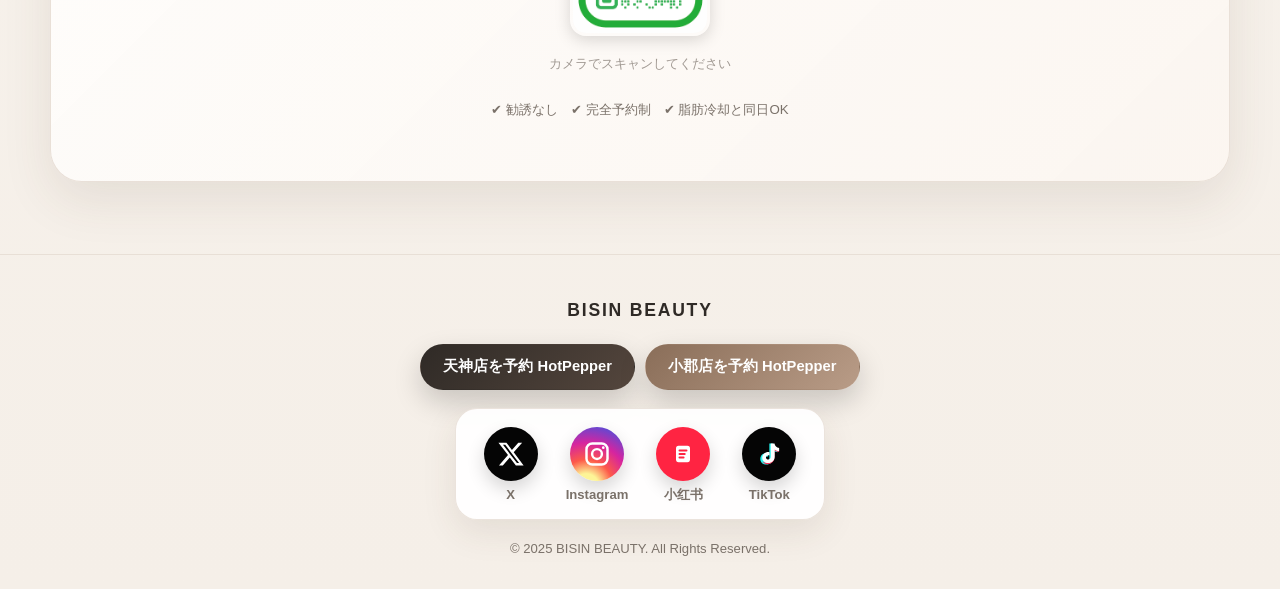
<file: services/nail.html>
<!DOCTYPE html>
<html lang="ja">
<head>
  <meta charset="UTF-8" />
  <meta name="viewport" content="width=device-width, initial-scale=1.0" />
  <title>ネイルサービス | BISIN BEAUTY</title>
  <meta name="description" content="上品なネイルデザインから可愛い系まで。小郡CHUCHU店でのネイルメニュー・料金。脂肪冷却と同日施術も可能。" />
  <link rel="canonical" href="https://coolspa.bisincool.co.jp/services/nail.html" />
  <meta property="og:type" content="article" />
  <meta property="og:site_name" content="BISIN BEAUTY" />
  <meta property="og:title" content="ネイルサービス｜小郡CHUCHU店｜BISIN BEAUTY" />
  <meta property="og:description" content="上品なネイルデザインから可愛い系まで。小郡CHUCHU店のネイルメニュー・料金をご紹介。" />
  <meta property="og:url" content="https://coolspa.bisincool.co.jp/services/nail.html" />
  <meta property="og:image" content="https://coolspa.bisincool.co.jp/images/nail01.png" />
  <meta name="twitter:card" content="summary_large_image" />
  <style>
    :root{--bg:#f7f3ee;--card:rgba(255,255,255,0.85);--text:#2f2a26;--muted:#7a7169;--line:#e8dfd6;--accent:#b99c87;--accent-dark:#8a6e59;--shadow:0 18px 50px rgba(74,56,42,0.10);--shadow-sm:0 8px 24px rgba(74,56,42,0.07);--radius-xl:28px;--radius-lg:20px;--radius-md:14px;--max:1180px}
    *{box-sizing:border-box;margin:0;padding:0}
    html{scroll-behavior:smooth}
    body{font-family:"Hiragino Sans","Yu Gothic","Noto Sans JP",sans-serif;color:var(--text);background:linear-gradient(180deg,#fbf8f4 0%,#f5efe8 100%);line-height:1.75}
    a{color:inherit;text-decoration:none}
    .container{width:min(var(--max),calc(100% - 32px));margin:0 auto}
    .site-header{}.site-header::before{content:"";position:absolute;inset:0;backdrop-filter:blur(18px);background:;z-index:-1;pointer-events:none}
    .header-inner{min-height:68px;display:flex;align-items:center;justify-content:space-between;gap:16px}
    .logo{font-size:1.2rem;font-weight:800;letter-spacing:.1em}
    .logo small{display:block;font-size:.68rem;color:var(--muted);font-weight:500;letter-spacing:.12em;margin-top:-2px}
    .nav{display:flex;gap:24px;color:var(--muted);font-size:.95rem;font-weight:600}
    .nav a:hover,.nav a.active{color:var(--text)}
    .nav-close{display:none}
    .hamburger{display:none}
    .nav a.active{border-bottom:2px solid var(--accent-dark);padding-bottom:2px}
    .nav-cta{padding:11px 20px;border-radius:999px;background:linear-gradient(135deg,#2f2a26,#54463d);color:#fff;font-size:.9rem;font-weight:700;box-shadow:0 8px 20px rgba(0,0,0,.15);transition:transform .2s}
    .nav-cta:hover{transform:translateY(-2px)}
    .breadcrumb{display:flex;gap:7px;align-items:center;font-size:.83rem;color:var(--muted);padding:14px 0}
    .breadcrumb a:hover{color:var(--text)}
    .btn{display:inline-flex;align-items:center;justify-content:center;gap:6px;border-radius:999px;padding:13px 24px;font-size:.97rem;font-weight:800;border:1px solid transparent;cursor:pointer;transition:transform .2s,box-shadow .2s}
    .btn:hover{transform:translateY(-2px)}
    .btn-primary{background:linear-gradient(135deg,#2f2a26,#54463d);color:#fff;box-shadow:0 12px 28px rgba(0,0,0,.18)}
    .btn-secondary{background:rgba(255,255,255,.95);border-color:var(--line);color:var(--text)}
    .eyebrow{color:var(--accent-dark);font-size:.8rem;letter-spacing:.14em;text-transform:uppercase;font-weight:700;margin-bottom:8px}
    .section-title{font-size:clamp(1.6rem,3vw,2.3rem);font-weight:800;line-height:1.25;margin-bottom:10px}
    .section-lead{color:var(--muted);font-size:.96rem;margin-bottom:32px;max-width:600px}
    .section{padding:64px 0}
    .section+.section{border-top:1px solid var(--line)}

    /* HERO */
    .page-hero{padding:48px 0 52px;background:radial-gradient(ellipse 70% 50% at 80% 40%,rgba(185,156,135,.14) 0,transparent 60%),linear-gradient(180deg,#fdf9f4,#f5ebe0)}
    .page-hero-grid{display:grid;grid-template-columns:1fr 1fr;gap:44px;align-items:center}
    .hero-eyebrow{display:inline-flex;align-items:center;gap:7px;padding:7px 13px;background:rgba(255,255,255,.8);border:1px solid rgba(232,223,214,.9);border-radius:999px;color:var(--muted);font-size:.82rem;font-weight:700;margin-bottom:16px}
    .page-hero h1{font-size:clamp(2rem,4vw,3.4rem);font-weight:800;line-height:1.2;letter-spacing:-.02em;margin-bottom:12px}
    .page-hero h1 em{font-style:normal;color:var(--accent-dark)}
    .page-hero p{color:var(--muted);font-size:.98rem;max-width:520px;margin-bottom:20px}
    .trust-row{display:flex;flex-wrap:wrap;gap:8px;margin-bottom:22px}
    .trust-chip{padding:8px 12px;border-radius:999px;background:rgba(255,255,255,.9);border:1px solid var(--line);color:#5b514a;font-size:.84rem;font-weight:600}
    .cta-row{display:flex;gap:10px;flex-wrap:wrap}
    .note-box{margin-top:14px;padding:14px 16px;background:rgba(255,255,255,.8);border:1px solid rgba(232,223,214,.9);border-radius:var(--radius-md);font-size:.86rem;color:var(--muted)}
    .note-box strong{color:var(--text);display:block;margin-bottom:3px}

    /* hero visual - nail image grid */
    .nail-hero-visual{display:grid;grid-template-columns:1fr 1fr;grid-template-rows:1fr 1fr;gap:10px}
    .nail-hero-img{border-radius:18px;overflow:hidden;position:relative}
    .nail-hero-img:first-child{grid-row:span 2;border-radius:24px}
    .nail-img-placeholder{width:100%;height:100%;min-height:150px;display:flex;flex-direction:column;align-items:center;justify-content:center;gap:7px;font-size:.78rem;color:rgba(138,110,89,.45);font-weight:600;border:1.5px dashed rgba(185,156,135,.35);border-radius:inherit;background:rgba(255,255,255,.5)}
    .nail-img-placeholder .ph-icon{font-size:1.8rem;opacity:.4}
    .nail-img-placeholder span{font-size:.7rem;opacity:.6;letter-spacing:.04em}
    .nail-hero-img:first-child .nail-img-placeholder{min-height:320px}

    /* GALLERY */
    .gallery-grid{display:grid;grid-template-columns:repeat(4,1fr);gap:14px}
    .gallery-card{background:var(--card);border:1px solid rgba(232,223,214,.9);border-radius:var(--radius-lg);overflow:hidden;box-shadow:var(--shadow-sm);transition:transform .25s,box-shadow .25s}
    .gallery-card:hover{transform:translateY(-4px);box-shadow:var(--shadow)}
    .gallery-img{aspect-ratio:3/4;position:relative;display:flex;flex-direction:column;align-items:center;justify-content:center;gap:8px;font-size:.76rem;color:rgba(138,110,89,.4);font-weight:600}
    .gallery-img.style-simple{background:linear-gradient(135deg,#fdf6ec,#f5ebe0)}
    .gallery-img.style-art{background:linear-gradient(135deg,#f5e6f0,#eeddf5)}
    .gallery-img.style-season{background:linear-gradient(135deg,#e6f0f5,#dde8f5)}
    .gallery-img.style-adult{background:linear-gradient(135deg,#f0ede6,#e8e0d5)}
    .gallery-img .gi-icon{font-size:2rem;opacity:.3}
    .gallery-img img{position:absolute;inset:0;width:100%;height:100%;object-fit:cover}
    .gallery-body{padding:12px 14px}
    .gallery-tag{display:inline-block;padding:3px 9px;border-radius:999px;background:#f4ece3;border:1px solid rgba(185,156,135,.25);font-size:.7rem;font-weight:700;color:var(--accent-dark);margin-bottom:6px}
    .gallery-body h3{font-size:.9rem;font-weight:800;margin-bottom:3px}
    .gallery-body p{font-size:.78rem;color:var(--muted)}

    /* PLANS */
    .plans-grid{display:grid;grid-template-columns:repeat(3,1fr);gap:18px}
    .plan-card{background:var(--card);border:1px solid rgba(232,223,214,.9);border-radius:var(--radius-xl);padding:26px;box-shadow:var(--shadow-sm);position:relative;transition:transform .25s,box-shadow .25s}
    .plan-card:hover{transform:translateY(-4px);box-shadow:var(--shadow)}
    .plan-card.featured{background:linear-gradient(160deg,rgba(255,250,235,.98),rgba(255,246,210,.98));border-color:rgba(201,163,75,.4);box-shadow:0 18px 50px rgba(201,163,75,.18)}
    .plan-popular{position:absolute;top:14px;right:-6px;background:linear-gradient(135deg,#c9a34b,#e0bb6a);color:#2f1f00;font-size:.7rem;font-weight:900;padding:4px 12px 4px 8px;border-radius:999px 0 0 999px}
    .plan-icon{width:44px;height:44px;border-radius:14px;background:#f4ece3;border:1px solid rgba(185,156,135,.25);display:flex;align-items:center;justify-content:center;font-size:1.1rem;margin-bottom:14px}
    .plan-card h3{font-size:1.05rem;font-weight:800;margin-bottom:8px}
    .plan-price{font-size:2rem;font-weight:900;color:var(--accent-dark);line-height:1.1;margin:10px 0 6px}
    .plan-price small{font-size:.86rem;color:var(--muted);font-weight:500;margin-left:4px}
    .plan-desc{color:var(--muted);font-size:.88rem;margin-bottom:18px}
    .plan-feature-list{margin-bottom:18px}
    .plan-feature{display:flex;align-items:center;gap:7px;font-size:.84rem;color:#544a42;margin-bottom:5px}
    .plan-feature::before{content:"✔";color:var(--accent-dark);font-size:.75rem;flex-shrink:0}

    /* FLOW */
    .flow-steps{display:grid;grid-template-columns:repeat(4,1fr);gap:0;position:relative}
    .flow-steps::before{content:"";position:absolute;top:28px;left:calc(12.5%);right:calc(12.5%);height:2px;background:linear-gradient(90deg,var(--line),rgba(185,156,135,.4));z-index:0}
    .flow-step{text-align:center;padding:0 12px;position:relative;z-index:1}
    .flow-num{width:56px;height:56px;border-radius:50%;background:rgba(255,255,255,.9);border:2px solid rgba(185,156,135,.4);display:flex;align-items:center;justify-content:center;font-size:1.1rem;margin:0 auto 14px;box-shadow:0 6px 16px rgba(74,56,42,.08)}
    .flow-step h4{font-size:.92rem;font-weight:800;margin-bottom:5px}
    .flow-step p{font-size:.8rem;color:var(--muted)}

    /* BOTTOM CTA */
    .bottom-cta{padding:56px 0 72px}
    .bottom-box{background:linear-gradient(135deg,rgba(255,255,255,.9),rgba(251,246,240,.92));border:1px solid rgba(232,223,214,.95);border-radius:32px;padding:38px;box-shadow:var(--shadow);text-align:center}
    .bottom-box h2{font-size:clamp(1.6rem,3vw,2.3rem);font-weight:800;margin-bottom:10px}
    .bottom-box p{color:var(--muted);max-width:520px;margin:0 auto 22px}
    .cta-group{display:flex;flex-wrap:wrap;gap:10px;justify-content:center}

    @media(max-width:960px){
      .page-hero-grid{grid-template-columns:1fr}
      .gallery-grid{grid-template-columns:repeat(2,1fr)}
      .plans-grid{grid-template-columns:1fr 1fr}
      .flow-steps{grid-template-columns:1fr 1fr;gap:24px}
      .flow-steps::before{display:none}
    }
    @media(max-width:720px){
      .nav{display:none;flex-direction:column;position:fixed;top:0;left:0;width:100%;height:100vh;height:100dvh;overflow-y:auto;background:#fff;backdrop-filter:none;z-index:1000;justify-content:flex-start;align-items:center;gap:24px;font-size:1.08rem;padding:88px 24px 32px}
      .nav.open{display:flex}
      .nav-close{position:absolute;top:24px;right:24px;background:none;border:none;font-size:2rem;cursor:pointer;color:var(--text)}
      .hamburger{display:flex;flex-direction:column;gap:5px;background:none;border:none;cursor:pointer;padding:8px;z-index:1001}
      .hamburger span{display:block;width:24px;height:2px;background:var(--text);border-radius:2px}
      .plans-grid{grid-template-columns:1fr}
      .gallery-grid{grid-template-columns:1fr 1fr}
      .flow-steps{grid-template-columns:1fr 1fr}
      .cta-group,.cta-row{flex-direction:column}
      .btn{width:100%;justify-content:center}
    }
      .footer{padding:40px 0 28px;border-top:1px solid var(--line)}
    .footer-inner{display:flex;flex-direction:column;align-items:center;gap:18px;text-align:center}
    .footer-brand{font-size:1.1rem;font-weight:800;letter-spacing:.1em;color:var(--text)}
    .footer-reserve{display:flex;gap:10px;flex-wrap:wrap;justify-content:center}
    .footer-hp-btn{display:inline-flex;align-items:center;gap:7px;padding:10px 18px;border-radius:999px;background:#ff4b4b;color:#fff;font-size:.86rem;font-weight:700;transition:opacity .2s}
    .footer-hp-btn:hover{opacity:.85}
    .hp-badge{font-size:.68rem;background:rgba(0,0,0,.15);padding:2px 7px;border-radius:4px}
    .footer-sns{display:flex;align-items:center;justify-content:center;gap:24px;flex-wrap:wrap;background:rgba(255,255,255,.92);border:1px solid rgba(232,223,214,.85);border-radius:22px;padding:18px 24px;box-shadow:0 12px 34px rgba(74,56,42,.10)}
    .sns-btn{width:auto;height:auto;min-width:62px;border-radius:0;background:transparent;display:inline-flex;flex-direction:column;align-items:center;justify-content:center;gap:7px;color:var(--muted);font-size:.82rem;font-weight:600;line-height:1;text-decoration:none;transition:color .2s,transform .2s}
    .sns-btn .sns-icon{width:54px;height:54px;border-radius:50%;display:inline-flex;align-items:center;justify-content:center;box-shadow:0 8px 18px rgba(0,0,0,.16);transition:transform .2s,box-shadow .2s}
    .sns-btn svg{width:28px;height:28px;display:block}
    .sns-btn:hover{background:transparent;color:var(--text);transform:translateY(-2px)}
    .sns-btn:hover .sns-icon{transform:translateY(-1px);box-shadow:0 12px 24px rgba(0,0,0,.18)}
    .sns-btn.x .sns-icon,.sns-btn.tiktok .sns-icon{background:#050505;color:#fff}
    .sns-btn.instagram .sns-icon{background:radial-gradient(circle at 30% 110%,#fdf497 0,#fdf497 18%,#fd5949 38%,#d6249f 62%,#285aeb 100%);color:#fff}
    .sns-btn.rednote .sns-icon{background:#ff2442;color:#fff}
    .sns-label{display:block;white-space:nowrap}
    @media(max-width:640px){.footer-sns{gap:16px;padding:16px 18px;border-radius:20px}.sns-btn{min-width:58px}.sns-btn .sns-icon{width:50px;height:50px}.sns-btn svg{width:26px;height:26px}}
    .footer-copy{font-size:.82rem;color:var(--muted)}
  </style>
  <link rel="stylesheet" href="../css/i18n.css?v=2" />
  <link rel="stylesheet" href="../css/cta-unified.css?v=3" />
</head>
<body>
<header class="site-header">
  <div class="container header-inner">
    <a class="logo" href="../index.html">BISIN BEAUTY<small>天神店 ／ 小郡店</small></a>
    <nav class="nav" id="globalNav">
      <button class="nav-close" onclick="document.getElementById('globalNav').classList.remove('open')" aria-label="閉じる">✕</button>
      <a href="../index.html" onclick="document.getElementById('globalNav').classList.remove('open')">ホーム</a>
      <a href="fat-freezing.html" onclick="document.getElementById('globalNav').classList.remove('open')">脂肪冷却</a>
      <a href="nail.html" class="active" onclick="document.getElementById('globalNav').classList.remove('open')">ネイル</a>
      <a href="../stores/coolspa-tenjin.html" onclick="document.getElementById('globalNav').classList.remove('open')">店舗案内</a>
      <a href="../blog/index.html" onclick="document.getElementById('globalNav').classList.remove('open')">症例・ビフォーアフター</a>
      <a href="../for-business.html" onclick="document.getElementById('globalNav').classList.remove('open')">開業支援</a>
    </nav>
    <div style="display:flex;align-items:center;gap:12px;">
      <a class="nav-cta" href="#contact">LINE相談</a>
      <button class="hamburger" onclick="document.getElementById('globalNav').classList.toggle('open')" aria-label="メニュー">
        <span></span><span></span><span></span>
      </button>
    </div>
  </div>
</header>

<main>
  <section class="page-hero">
    <div class="container">
      <div class="breadcrumb">
        <a href="../index.html">ホーム</a><span>›</span>
        <a href="../service.html">サービス</a><span>›</span>
        <span>ネイル</span>
      </div>
      <div class="page-hero-grid">
        <div>
          <div class="hero-eyebrow">✦ Nail</div>
          <h1>指先から、<em>自信が生まれる</em>。<br>上品なネイルで毎日を彩る。</h1>
          <p>可愛い系から大人上品デザインまで、日常に馴染む美しさをご提案。季節ごとの新デザイン提案も充実。脂肪冷却と同日施術もOK。</p>
          <div class="trust-row">
            <span class="trust-chip">✔ デザイン豊富</span>
            <span class="trust-chip">✔ 季節提案あり</span>
            <span class="trust-chip">✔ 脂肪冷却と同日可</span>
            <span class="trust-chip">✔ 完全予約制</span>
          </div>
          <div class="cta-row">
            <a href="#contact" class="btn btn-primary">予約・相談する</a>
            <a href="#plans" class="btn btn-secondary">料金を見る</a>
          </div>
          <div class="note-box">
            <strong>📍 CHUCHU 小郡店 のみ提供</strong>
            ネイルサービスは小郡店でご対応しています。脂肪冷却と組み合わせて、同日施術も可能です。
          </div>
        </div>
        <div class="nail-hero-visual">
          <!-- 大枠：nail01.png 中央（大きなネイル写真） -->
          <div class="nail-hero-img" style="min-height:320px">
            <img src="../images/nail01.png" alt="ネイルデザイン"
                 style="position:absolute;inset:0;width:100%;height:100%;object-fit:cover;object-position:50% 50%">
          </div>
          <!-- 小枠①：nail01.png 右上 -->
          <div class="nail-hero-img" style="min-height:150px">
            <img src="../images/nail01.png" alt="ネイルデザインサンプル"
                 style="position:absolute;inset:0;width:100%;height:100%;object-fit:cover;object-position:83% 20%">
          </div>
          <!-- 小枠②：nail01.png 右下 -->
          <div class="nail-hero-img" style="min-height:150px">
            <img src="../images/nail01.png" alt="ネイルデザインサンプル"
                 style="position:absolute;inset:0;width:100%;height:100%;object-fit:cover;object-position:83% 80%">
          </div>
        </div>
      </div>
    </div>
  </section>

  <!-- GALLERY -->
  <section class="section" id="gallery">
    <div class="container">
      <div class="eyebrow">Design Gallery</div>
      <h2 class="section-title">デザインギャラリー</h2>
      <p class="section-lead">オフィスから休日まで、シーンに合わせたデザインをご提案します。写真はサンプルです。</p>
      <div class="gallery-grid">
        <div class="gallery-card">
          <div class="gallery-img style-simple">
            <!-- <img src="../../assets/nail/simple-01.jpg" alt="シンプルネイル"> -->
            <span class="gi-icon">💅</span>
          </div>
          <div class="gallery-body">
            <span class="gallery-tag">シンプル</span>
            <h3>ワンカラー</h3>
            <p>清潔感ある単色。オフィスでも馴染む上品な仕上がり。</p>
          </div>
        </div>
        <div class="gallery-card">
          <div class="gallery-img style-art">
            <!-- <img src="../../assets/nail/art-01.jpg" alt="ネイルアート"> -->
            <span class="gi-icon">✨</span>
          </div>
          <div class="gallery-body">
            <span class="gallery-tag">アート</span>
            <h3>フラワーアート</h3>
            <p>繊細な花柄で上品さをプラス。大人可愛いデザイン。</p>
          </div>
        </div>
        <div class="gallery-card">
          <div class="gallery-img style-season">
            <!-- <img src="../../assets/nail/season-01.jpg" alt="季節ネイル"> -->
            <span class="gi-icon">🌸</span>
          </div>
          <div class="gallery-body">
            <span class="gallery-tag">季節限定</span>
            <h3>春の桜デザイン</h3>
            <p>季節に合わせたトレンドデザイン。毎シーズン新作提案。</p>
          </div>
        </div>
        <div class="gallery-card">
          <div class="gallery-img style-adult">
            <!-- <img src="../../assets/nail/adult-01.jpg" alt="大人ネイル"> -->
            <span class="gi-icon">🤍</span>
          </div>
          <div class="gallery-body">
            <span class="gallery-tag">大人上品</span>
            <h3>フレンチネイル</h3>
            <p>クラシックで飽きのこない、長く使えるデザイン。</p>
          </div>
        </div>
      </div>
    </div>
  </section>

  <!-- PLANS -->
  <section class="section" id="plans" style="background:linear-gradient(180deg,#f3ebe0,#faf6f1)">
    <div class="container">
      <div class="eyebrow">Plans &amp; Price</div>
      <h2 class="section-title">ネイルメニュー・料金</h2>
      <p class="section-lead">CHUCHU 小郡店のネイルプランです。詳細はLINEにてご確認いただけます。</p>
      <div class="plans-grid">
        <div class="plan-card">
          <div class="plan-icon">💅</div>
          <h3>シンプルネイル</h3>
          <div class="plan-price">¥5,500 <small>税込</small></div>
          <p class="plan-desc">単色カラーやシンプルなデザイン。はじめての方にもおすすめ。</p>
          <div class="plan-feature-list">
            <div class="plan-feature">オフィスに馴染むデザイン</div>
            <div class="plan-feature">カラー豊富</div>
            <div class="plan-feature">短時間で仕上がる</div>
          </div>
          <a href="#contact" class="btn btn-secondary" style="width:100%;justify-content:center">相談・予約する</a>
        </div>
        <div class="plan-card featured">
          <span class="plan-popular">人気</span>
          <div class="plan-icon">✨</div>
          <h3>定額制ネイルアート</h3>
          <div class="plan-price">¥6,000 <small>税込〜</small></div>
          <p class="plan-desc">季節に合わせたアートデザインが揃う定額プラン。お好きなデザインを選べます。</p>
          <div class="plan-feature-list">
            <div class="plan-feature">デザイン豊富</div>
            <div class="plan-feature">季節限定あり</div>
            <div class="plan-feature">大人可愛いデザイン多数</div>
          </div>
          <a href="#contact" class="btn btn-primary" style="width:100%;justify-content:center">人気プランを予約</a>
        </div>
        <div class="plan-card">
          <div class="plan-icon">🎨</div>
          <h3>定額制アート（上位）</h3>
          <div class="plan-price">¥7,000 <small>税込</small></div>
          <p class="plan-desc">より豊富なデザインから選べる上位プラン。トレンドから定番まで。</p>
          <div class="plan-feature-list">
            <div class="plan-feature">全デザイン対象</div>
            <div class="plan-feature">アート自由度高め</div>
            <div class="plan-feature">特別感のある仕上がり</div>
          </div>
          <a href="#contact" class="btn btn-secondary" style="width:100%;justify-content:center">詳細を確認する</a>
        </div>
      </div>
      <p style="margin-top:14px;font-size:.8rem;color:var(--muted);padding:11px 15px;background:rgba(255,255,255,.7);border:1px solid var(--line);border-radius:var(--radius-md)">※ デザインの詳細・最新ラインナップはLINEにてご確認ください。オプション追加の場合は別途費用が発生します。</p>
    </div>
  </section>

  <!-- FLOW -->
  <section class="section">
    <div class="container">
      <div class="eyebrow">Flow</div>
      <h2 class="section-title">当日の流れ</h2>
      <p class="section-lead" style="margin-bottom:36px">初めての方でも安心。来店からお帰りまでの流れをご説明します。</p>
      <div class="flow-steps">
        <div class="flow-step">
          <div class="flow-num">📱</div>
          <h4>LINEで予約</h4>
          <p>デザインのご相談もLINEでOK。希望日時をお知らせください。</p>
        </div>
        <div class="flow-step">
          <div class="flow-num">👋</div>
          <h4>来店・カウンセリング</h4>
          <p>デザインの好みや生活スタイルをヒアリング。最適なご提案をします。</p>
        </div>
        <div class="flow-step">
          <div class="flow-num">💅</div>
          <h4>施術</h4>
          <p>丁寧に仕上げます。脂肪冷却との同日施術も対応しています。</p>
        </div>
        <div class="flow-step">
          <div class="flow-num">✨</div>
          <h4>完成・お会計</h4>
          <p>次回のご予約もその場で受付。アフターケアもご案内します。</p>
        </div>
      </div>
    </div>
  </section>

  <!-- CTA -->
  <section class="bottom-cta" id="contact">
    <div class="container">
      <div class="bottom-box">
        <h2>まずはLINEでデザイン相談を</h2>
        <p>「こんなデザインにしたい」というイメージ画像をLINEで送っていただくだけでOK。お気軽にご相談ください。</p>
        <div class="cta-group" style="margin-bottom:24px;">
          <a href="https://beauty.hotpepper.jp/kr/slnH000498862/" target="_blank" rel="noopener" class="btn btn-primary">小郡店で予約する</a>
        </div>
        <div style="text-align:center;">
          <p style="font-size:.95rem;font-weight:700;margin-bottom:12px;opacity:.85;">💬 LINEでデザイン相談もできます</p>
          <img src="../images/line-qr.png" alt="LINE QRコード" style="width:140px;height:140px;border-radius:16px;border:3px solid rgba(255,255,255,0.3);box-shadow:0 4px 16px rgba(0,0,0,0.15);">
          <p style="font-size:.82rem;margin-top:8px;opacity:.7;">カメラでスキャンしてください</p>
        </div>
        <p style="margin-top:16px;font-size:.83rem;color:var(--muted)">✔ 勧誘なし　✔ 完全予約制　✔ 脂肪冷却と同日OK</p>
      </div>
    </div>
  </section>
</main>
<footer class="footer">
  <div class="container footer-inner">
    <p class="footer-brand">BISIN BEAUTY</p>
    <div class="footer-reserve">
      <a href="https://beauty.hotpepper.jp/kr/slnH000736255/" target="_blank" rel="noopener" class="footer-hp-btn"><svg width="13" height="13" viewBox="0 0 24 24" fill="currentColor"><path d="M19 3H5a2 2 0 00-2 2v14a2 2 0 002 2h14a2 2 0 002-2V5a2 2 0 00-2-2zm-7 14l-5-5 1.4-1.4L12 14.2l7.6-7.6L21 8l-9 9z"/></svg>天神店を予約<span class="hp-badge">HotPepper</span></a>
      <a href="https://beauty.hotpepper.jp/kr/slnH000498862/" target="_blank" rel="noopener" class="footer-hp-btn"><svg width="13" height="13" viewBox="0 0 24 24" fill="currentColor"><path d="M19 3H5a2 2 0 00-2 2v14a2 2 0 002 2h14a2 2 0 002-2V5a2 2 0 00-2-2zm-7 14l-5-5 1.4-1.4L12 14.2l7.6-7.6L21 8l-9 9z"/></svg>小郡店を予約<span class="hp-badge">HotPepper</span></a>
    </div>
    <div class="footer-sns">
      <a href="https://x.com/BisinCool" target="_blank" rel="noopener" class="sns-btn x" aria-label="X"><span class="sns-icon"><svg viewBox="0 0 24 24" fill="currentColor" aria-hidden="true"><path d="M18.244 2.25h3.308l-7.227 8.26 8.502 11.24H16.17l-5.214-6.817L4.99 21.75H1.68l7.73-8.835L1.254 2.25H8.08l4.713 6.231zm-1.161 17.52h1.833L7.084 4.126H5.117z"/></svg></span><span class="sns-label">X</span></a>
      <a href="https://www.instagram.com/bisincool/" target="_blank" rel="noopener" class="sns-btn instagram" aria-label="Instagram"><span class="sns-icon"><svg viewBox="0 0 24 24" fill="none" stroke="currentColor" stroke-width="2.1" aria-hidden="true"><rect x="3" y="3" width="18" height="18" rx="5"/><circle cx="12" cy="12" r="4.2"/><circle cx="17.4" cy="6.6" r="1.15" fill="currentColor" stroke="none"/></svg></span><span class="sns-label">Instagram</span></a>
      <a href="https://www.xiaohongshu.com/discovery/item/69e0a2540000000022001ae0?source=webshare&amp;xhsshare=pc_web&amp;xsec_token=AB1BG-D9p5TQa1cb5tnmm_p1D4aSu9qyHYRRPa7bhW69w=&amp;xsec_source=pc_share" target="_blank" rel="noopener" class="sns-btn rednote" aria-label="小红书"><span class="sns-icon"><svg viewBox="0 0 24 24" fill="none" aria-hidden="true"><rect x="6" y="5" width="12" height="14" rx="2.2" fill="currentColor"/><path d="M9 9h6M9 12h4.5M9 15h3.5" stroke="#ff2442" stroke-width="1.7" stroke-linecap="round"/></svg></span><span class="sns-label">小红书</span></a>
      <a href="https://www.tiktok.com/search?lang=ja-JP&amp;q=bisin_coolspa&amp;t=1780551269080" target="_blank" rel="noopener" class="sns-btn tiktok" aria-label="TikTok"><span class="sns-icon"><svg viewBox="0 0 24 24" aria-hidden="true"><path fill="#25F4EE" d="M15.2 3.1c.4 2.4 1.8 3.9 4.2 4.3v3c-1.4 0-2.6-.4-3.7-1.2v6.1c0 3.4-2.5 5.8-5.9 5.8-3 0-5.3-2.1-5.3-4.9 0-3 2.4-5.1 5.7-5.1.3 0 .7 0 1 .1v3.1c-.3-.1-.6-.1-.9-.1-1.4 0-2.3.8-2.3 1.9s.9 1.8 2.1 1.8c1.4 0 2.2-.9 2.2-2.6V3.1h2.9z"/><path fill="#FE2C55" d="M16.4 4.2c.7 1.7 2 2.7 4 3v3c-1.4-.1-2.7-.5-3.8-1.4v6.2c0 3.3-2.5 5.7-5.9 5.7-1.9 0-3.6-.8-4.6-2.2.9.5 1.9.8 3 .8 3.3 0 5.9-2.4 5.9-5.7V4.2h1.4z"/><path fill="#fff" d="M14.1 3.1h2.6c.4 2.1 1.8 3.4 4 3.8v2.7c-1.4-.1-2.7-.5-3.8-1.4v6.2c0 3.1-2.4 5.4-5.6 5.4-2.8 0-5.1-1.9-5.1-4.6 0-2.8 2.3-4.9 5.3-4.9.4 0 .7 0 1 .1v2.8c-.3-.1-.6-.1-.9-.1-1.3 0-2.2.8-2.2 1.8s.9 1.8 2 1.8c1.3 0 2.1-.9 2.1-2.5V3.1z"/></svg></span><span class="sns-label">TikTok</span></a>
    </div>
    <p class="footer-copy">&copy; 2025 BISIN BEAUTY. All Rights Reserved.</p>
  </div>
</footer>
<script src="../js/i18n.js?v=13"></script>
<script src="../js/cta-unified.js?v=4"></script>
<link rel="stylesheet" href="../css/chatbot.css?v=9">
<script src="../js/chatbot.js?v=8"></script>
</body>
</html>
</file>
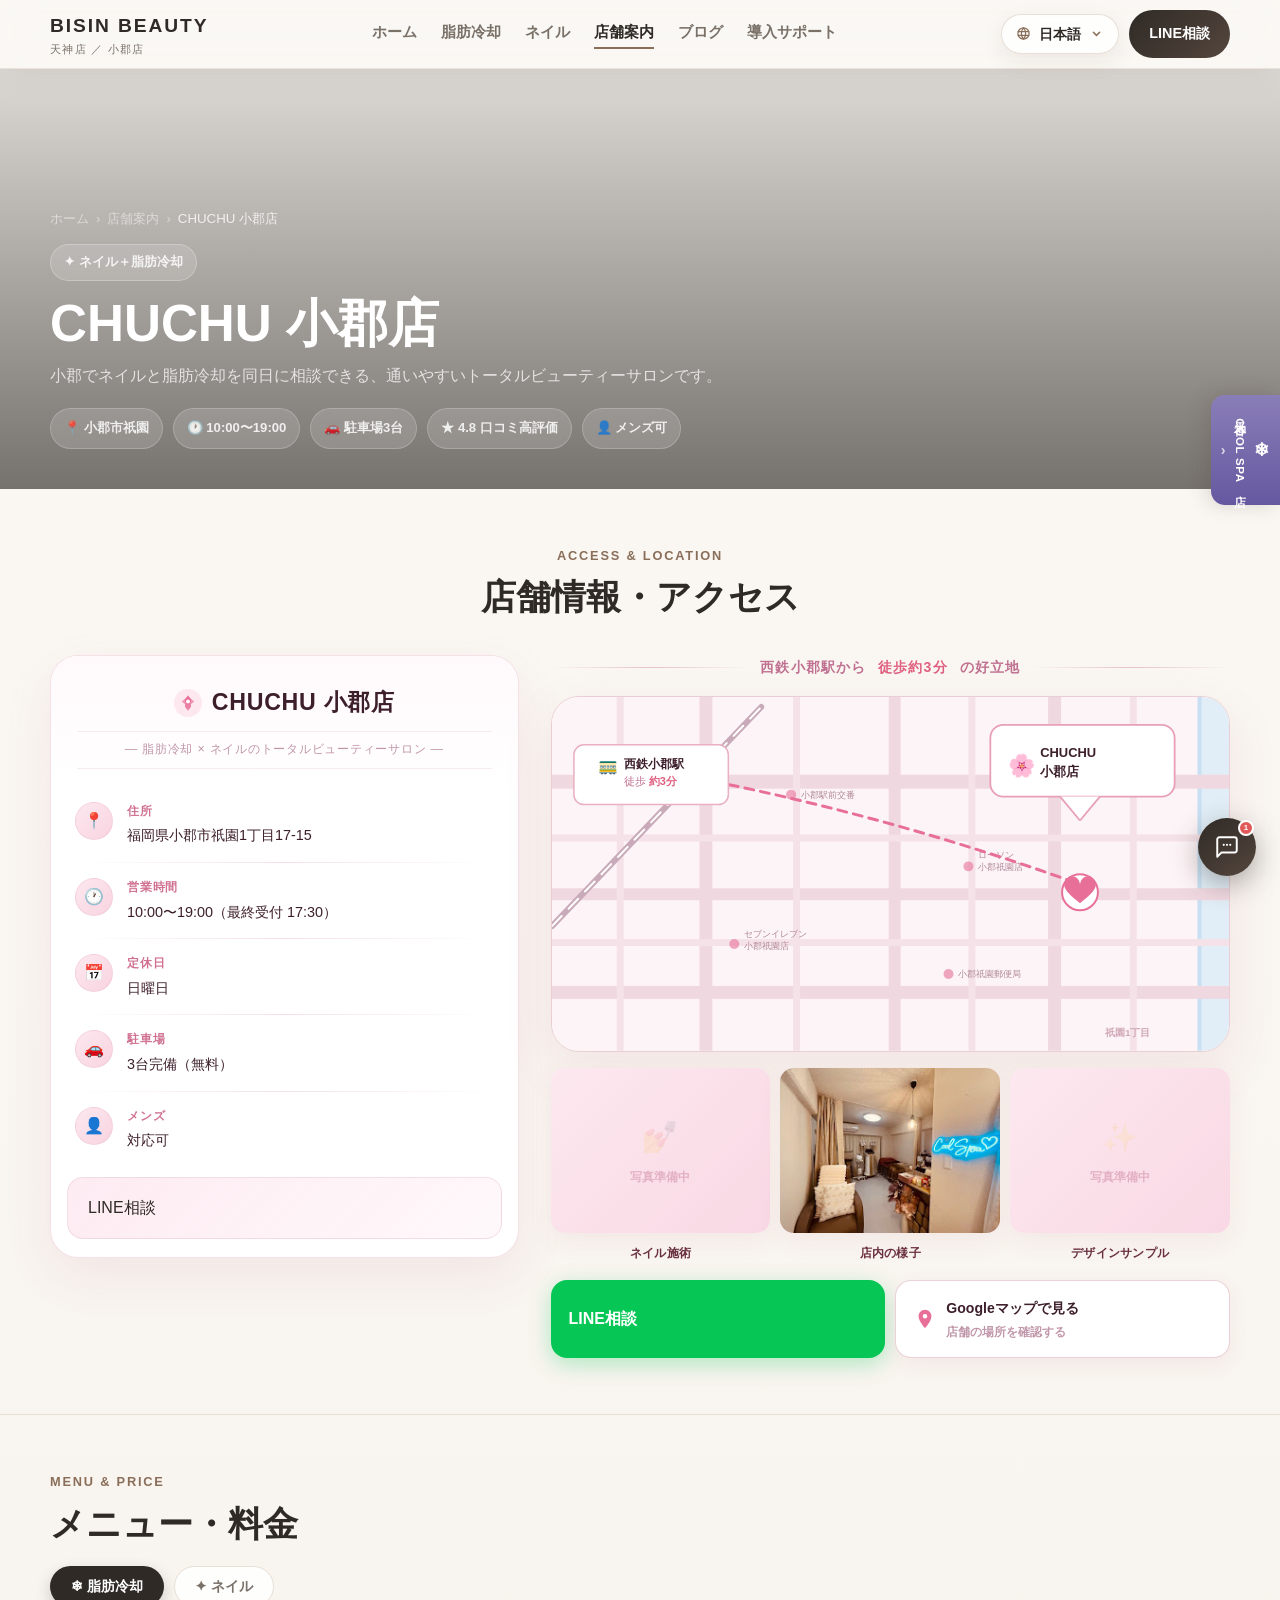
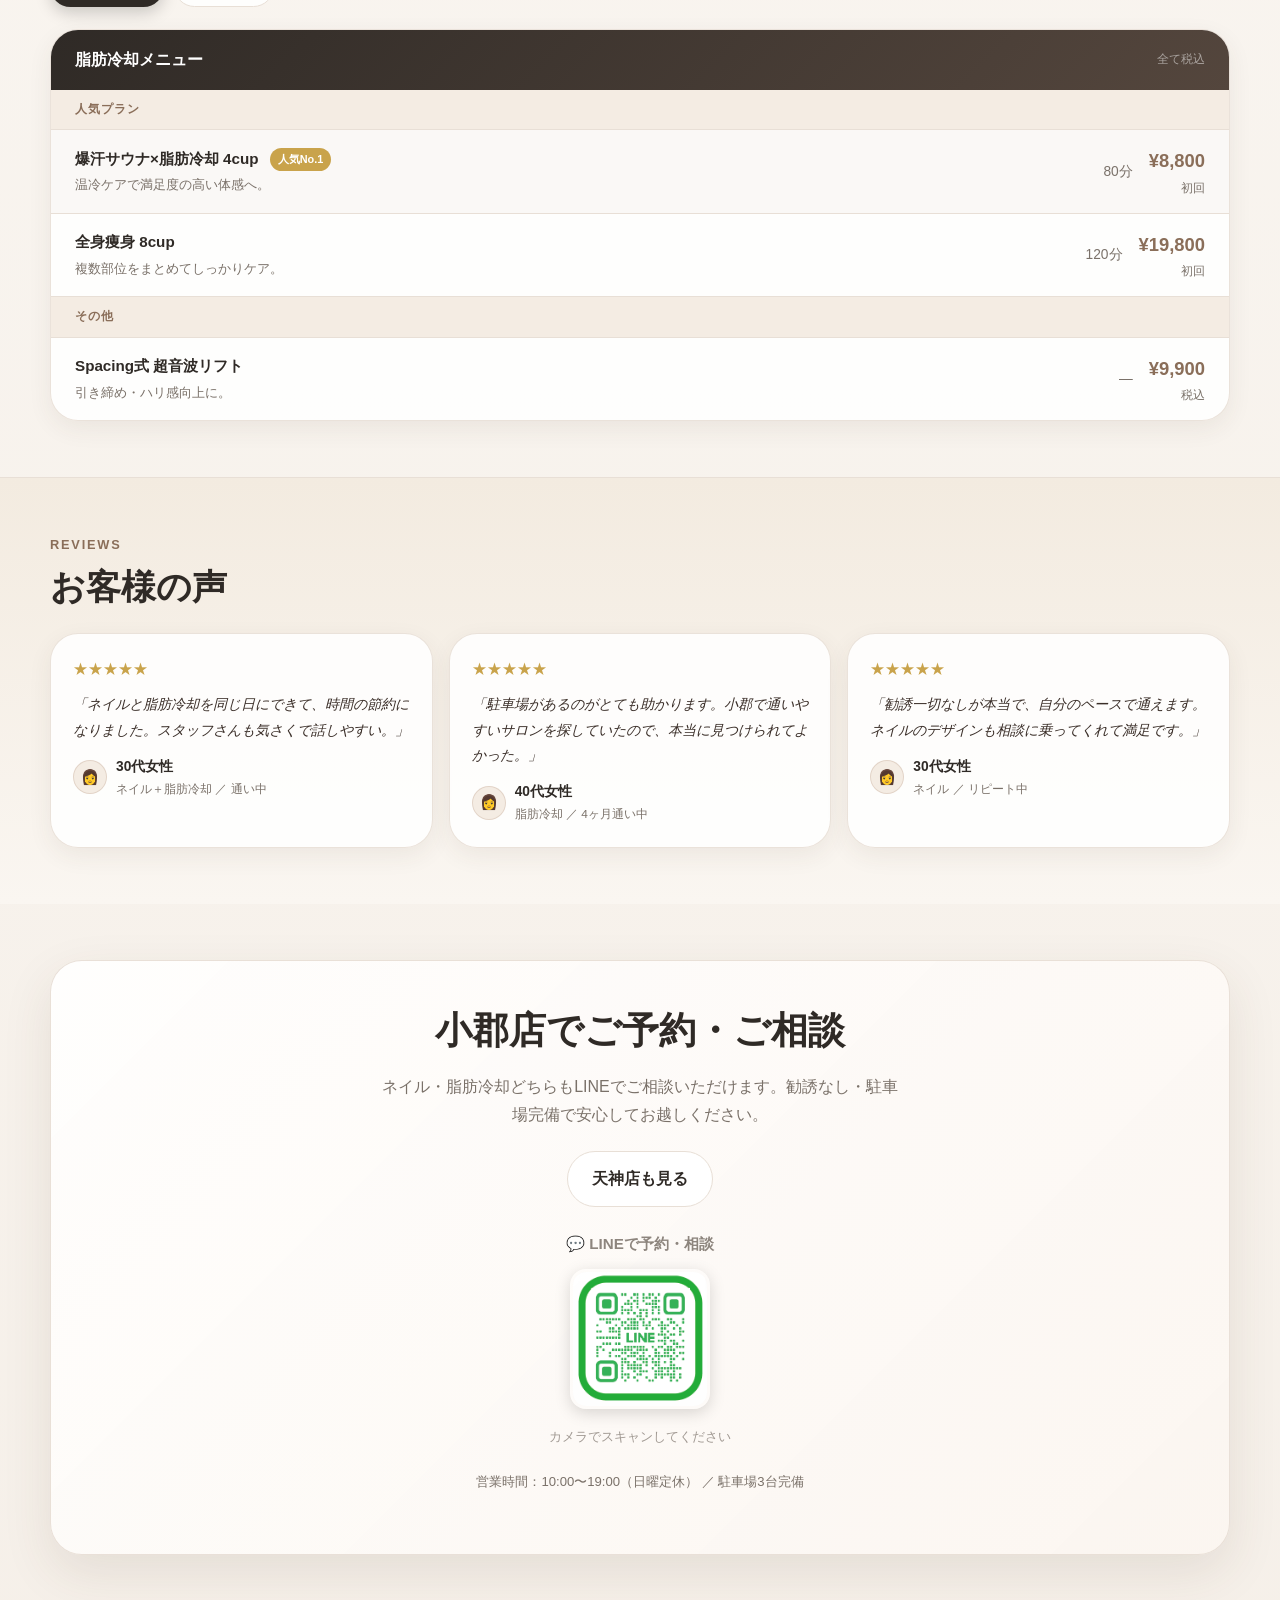
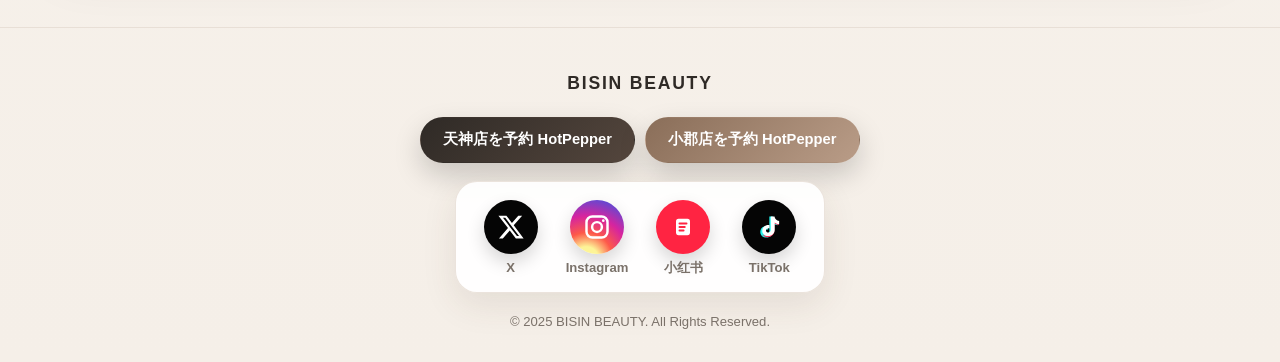
<file: stores/chuchu-ogori.html>
<!DOCTYPE html>
<html lang="ja">
<head>
  <meta charset="UTF-8" />
  <meta name="viewport" content="width=device-width, initial-scale=1.0" />
  <title>CHUCHU 小郡店 | BISIN BEAUTY</title>
  <meta name="description" content="ネイル＋脂肪冷却のトータルビューティーサロン CHUCHU 小郡店。駐車場3台完備。初回体験¥8,800〜。営業10:00-19:00。" />
  <link rel="canonical" href="https://coolspa.bisincool.co.jp/stores/chuchu-ogori.html" />
  <meta property="og:type" content="business.business" />
  <meta property="og:site_name" content="BISIN BEAUTY" />
  <meta property="og:title" content="CHUCHU 小郡店｜小郡のネイル・脂肪冷却サロン" />
  <meta property="og:description" content="駐車場3台完備。ネイル＋脂肪冷却のトータルビューティーサロン CHUCHU 小郡店。営業10:00-19:00。" />
  <meta property="og:url" content="https://coolspa.bisincool.co.jp/stores/chuchu-ogori.html" />
  <meta property="og:image" content="https://coolspa.bisincool.co.jp/images/store/building_250x250.jpg" />
  <meta name="twitter:card" content="summary_large_image" />
  <script type="application/ld+json">
  {
    "@context": "https://schema.org",
    "@type": "BeautySalon",
    "name": "CHUCHU 小郡店",
    "url": "https://coolspa.bisincool.co.jp/stores/chuchu-ogori.html",
    "image": "https://coolspa.bisincool.co.jp/images/store/building_250x250.jpg",
    "description": "小郡のネイル・脂肪冷却トータルビューティーサロン。駐車場3台完備。",
    "priceRange": "¥¥",
    "telephone": "0942-80-6688",
    "address": {
      "@type": "PostalAddress",
      "addressLocality": "小郡市",
      "addressRegion": "福岡県",
      "addressCountry": "JP"
    },
    "openingHours": "Mo-Su 10:00-19:00"
  }
  </script>
  <style>
    :root{--bg:#f7f3ee;--card:rgba(255,255,255,0.85);--text:#2f2a26;--muted:#7a7169;--line:#e8dfd6;--accent:#b99c87;--accent-dark:#8a6e59;--shadow:0 18px 50px rgba(74,56,42,0.10);--shadow-sm:0 8px 24px rgba(74,56,42,0.07);--radius-xl:28px;--radius-lg:20px;--radius-md:14px;--max:1180px}
    *{box-sizing:border-box;margin:0;padding:0}
    html{scroll-behavior:smooth}
    body{font-family:"Hiragino Sans","Yu Gothic","Noto Sans JP",sans-serif;color:var(--text);background:linear-gradient(180deg,#fbf8f4,#f5efe8);line-height:1.75}
    a{color:inherit;text-decoration:none}
    .container{width:min(var(--max),calc(100% - 32px));margin:0 auto}
    .site-header{}.site-header::before{content:"";position:absolute;inset:0;backdrop-filter:blur(18px);background:;z-index:-1;pointer-events:none}
    .header-inner{min-height:68px;display:flex;align-items:center;justify-content:space-between;gap:16px}
    .logo{font-size:1.2rem;font-weight:800;letter-spacing:.1em}
    .logo small{display:block;font-size:.68rem;color:var(--muted);font-weight:500;letter-spacing:.12em;margin-top:-2px}
    .nav{display:flex;gap:24px;color:var(--muted);font-size:.95rem;font-weight:600}
    .nav a:hover,.nav a.active{color:var(--text)}
    .nav-close{display:none}
    .hamburger{display:none}
    .nav a.active{border-bottom:2px solid var(--accent-dark);padding-bottom:2px}
    .nav-cta{padding:11px 20px;border-radius:999px;background:linear-gradient(135deg,#2f2a26,#54463d);color:#fff;font-size:.9rem;font-weight:700;transition:transform .2s}
    .nav-cta:hover{transform:translateY(-2px)}
    .breadcrumb{display:flex;gap:7px;align-items:center;font-size:.83rem;color:var(--muted);padding:14px 0}
    .btn{display:inline-flex;align-items:center;justify-content:center;gap:6px;border-radius:999px;padding:13px 24px;font-size:.97rem;font-weight:800;border:1px solid transparent;cursor:pointer;transition:transform .2s,box-shadow .2s}
    .btn:hover{transform:translateY(-2px)}
    .btn-primary{background:linear-gradient(135deg,#2f2a26,#54463d);color:#fff;box-shadow:0 12px 28px rgba(0,0,0,.18)}
    .btn-secondary{background:rgba(255,255,255,.95);border-color:var(--line);color:var(--text)}
    .eyebrow{color:var(--accent-dark);font-size:.8rem;letter-spacing:.14em;text-transform:uppercase;font-weight:700;margin-bottom:8px}
    .section-title{font-size:clamp(1.5rem,3vw,2.2rem);font-weight:800;line-height:1.25;margin-bottom:10px}
    .section{padding:56px 0}
    .section+.section{border-top:1px solid var(--line)}

    .store-hero{position:relative;overflow:hidden}
    .store-hero-img{height:420px;background:url('https://images.unsplash.com/photo-1604654894610-df63bc536371?auto=format&fit=crop&w=1400&q=80') center/cover;position:relative}
    .store-hero-img::after{content:"";position:absolute;inset:0;background:linear-gradient(180deg,rgba(47,42,38,.15) 0%,rgba(47,42,38,.65) 100%)}
    .store-hero-content{position:absolute;bottom:0;left:0;right:0;padding:36px 0 40px;z-index:1}
    .store-hero-badge{display:inline-flex;align-items:center;gap:7px;padding:6px 13px;background:rgba(255,255,255,.15);backdrop-filter:blur(8px);border:1px solid rgba(255,255,255,.25);border-radius:999px;color:rgba(255,255,255,.85);font-size:.8rem;font-weight:700;margin-bottom:12px}
    .store-hero-content h1{font-size:clamp(2rem,4vw,3.2rem);font-weight:800;color:#fff;line-height:1.2;margin-bottom:8px}
    .store-hero-content p{color:rgba(255,255,255,.75);font-size:1rem;margin-bottom:18px}
    .hero-meta-row{display:flex;flex-wrap:wrap;gap:10px}
    .hero-meta-chip{display:inline-flex;align-items:center;gap:6px;padding:8px 13px;background:rgba(255,255,255,.15);backdrop-filter:blur(6px);border:1px solid rgba(255,255,255,.2);border-radius:999px;color:rgba(255,255,255,.85);font-size:.82rem;font-weight:600}

    .info-grid{display:grid;grid-template-columns:1fr 1fr;gap:24px;align-items:start}
    .info-card{background:var(--card);border:1px solid rgba(232,223,214,.9);border-radius:var(--radius-xl);overflow:hidden;box-shadow:var(--shadow-sm)}
    .info-card-head{padding:16px 22px;background:linear-gradient(135deg,#2f2a26,#54463d);color:#fff;font-size:.95rem;font-weight:800}
    .info-row{display:flex;align-items:flex-start;gap:14px;padding:14px 22px;border-bottom:1px solid var(--line)}
    .info-row:last-child{border-bottom:none}
    .info-lbl{flex-shrink:0;width:72px;font-size:.82rem;font-weight:700;color:var(--accent-dark)}
    .info-val{font-size:.9rem;color:var(--text);line-height:1.6}
    .info-val a{color:var(--accent-dark);text-decoration:underline}

    .photo-grid{display:grid;grid-template-columns:2fr 1fr 1fr;grid-template-rows:1fr 1fr;gap:10px}
    .photo-slot{border-radius:var(--radius-lg);overflow:hidden;position:relative;display:flex;align-items:center;justify-content:center;flex-direction:column;gap:8px;background:rgba(255,255,255,.6);border:1.5px dashed rgba(185,156,135,.3);color:rgba(138,110,89,.4);font-size:.76rem;font-weight:600}
    .photo-slot:first-child{grid-row:span 2;min-height:280px}
    .photo-slot{min-height:130px}
    .photo-slot .ph-icon{font-size:2rem;opacity:.25}
    .photo-slot img{position:absolute;inset:0;width:100%;height:100%;object-fit:cover}

    /* SERVICE TABS */
    .service-tabs{display:flex;gap:10px;margin-bottom:22px;flex-wrap:wrap}
    .service-tab{padding:10px 20px;border-radius:999px;font-size:.9rem;font-weight:700;cursor:pointer;border:1px solid var(--line);background:rgba(255,255,255,.9);color:var(--muted);transition:all .2s}
    .service-tab.active{background:var(--text);color:#fff;border-color:transparent;box-shadow:0 6px 16px rgba(0,0,0,.18)}
    .svc-block{display:none}
    .svc-block.active{display:block}

    .menu-table-wrap{border-radius:var(--radius-xl);background:var(--card);border:1px solid rgba(232,223,214,.9);overflow:hidden;box-shadow:var(--shadow-sm)}
    .menu-table-header{padding:16px 24px;background:linear-gradient(135deg,#2f2a26,#54463d);display:flex;align-items:center;justify-content:space-between}
    .menu-table-header h3{color:#fff;font-size:1rem;font-weight:800}
    .menu-table-header span{color:rgba(255,255,255,.5);font-size:.78rem}
    .menu-section-label{padding:9px 24px;background:#f4ece3;font-size:.78rem;font-weight:700;color:var(--accent-dark);letter-spacing:.08em;border-bottom:1px solid var(--line)}
    .menu-row{display:grid;grid-template-columns:1fr auto auto;align-items:center;gap:16px;padding:15px 24px;border-bottom:1px solid var(--line);transition:background .15s}
    .menu-row:last-child{border-bottom:none}
    .menu-row:hover,.menu-row.popular{background:rgba(185,156,135,.06)}
    .menu-name{font-weight:700;font-size:.95rem}
    .menu-name .badge{display:inline-block;padding:2px 8px;background:#c9a34b;color:#fff;font-size:.68rem;font-weight:800;border-radius:999px;margin-left:7px;vertical-align:middle}
    .menu-name p{font-size:.82rem;color:var(--muted);font-weight:400;margin-top:2px}
    .menu-time{color:var(--muted);font-size:.86rem;white-space:nowrap}
    .menu-price{text-align:right;white-space:nowrap}
    .menu-price strong{font-size:1.15rem;font-weight:900;color:var(--accent-dark)}
    .menu-price span{display:block;font-size:.72rem;color:var(--muted)}

    .reviews-grid{display:grid;grid-template-columns:repeat(3,1fr);gap:16px}
    .review-card{background:var(--card);border:1px solid rgba(232,223,214,.9);border-radius:var(--radius-xl);padding:22px;box-shadow:var(--shadow-sm)}
    .review-stars{color:#c9a34b;font-size:.95rem;margin-bottom:10px}
    .review-text{font-size:.88rem;color:#3a2e28;line-height:1.8;font-style:italic;margin-bottom:12px}
    .review-author{display:flex;align-items:center;gap:9px}
    .review-avatar{width:34px;height:34px;border-radius:50%;background:#f4ece3;border:1px solid rgba(185,156,135,.3);display:flex;align-items:center;justify-content:center;font-size:.9rem}
    .review-name{font-size:.86rem;font-weight:700}
    .review-meta{font-size:.74rem;color:var(--muted)}

    /* ── CHUCHU MAP SECTION (pink feminine theme) ──────── */
    .cc-map-grid{display:grid;grid-template-columns:1fr 1.45fr;gap:32px;align-items:start}
    /* Left info card */
    .cc-card{background:#fff;border:1.5px solid rgba(225,170,185,.35);border-radius:var(--radius-xl);overflow:hidden;box-shadow:0 18px 50px rgba(180,90,120,.09)}
    .cc-card-header{padding:26px 26px 18px;text-align:center;background:linear-gradient(180deg,#fff9fb,#fff)}
    .cc-store-name{font-size:1.45rem;font-weight:800;color:#3d1f2b;letter-spacing:.03em;display:flex;align-items:center;justify-content:center;gap:10px;margin-bottom:8px}
    .cc-store-sub{font-size:.78rem;color:#c096a8;letter-spacing:.06em;padding:7px 0;border-top:1px solid rgba(220,160,180,.2);border-bottom:1px solid rgba(220,160,180,.2);margin-top:8px}
    .cc-row{display:flex;align-items:flex-start;gap:14px;padding:14px 24px}
    .cc-ico{width:38px;height:38px;border-radius:50%;background:linear-gradient(135deg,#fde8ef,#f8d4e0);border:1px solid rgba(220,150,170,.2);display:flex;align-items:center;justify-content:center;font-size:1rem;flex-shrink:0;margin-top:1px}
    .cc-lbl{font-size:.73rem;font-weight:700;color:#d07090;letter-spacing:.07em;text-transform:uppercase;margin-bottom:3px}
    .cc-val{font-size:.9rem;color:#3d1f2b;line-height:1.65}
    .cc-div{height:1px;background:linear-gradient(90deg,transparent,rgba(220,155,175,.3),transparent);margin:0 24px}
    .cc-line-area{margin:10px 16px 18px;background:linear-gradient(135deg,rgba(253,232,240,.85),rgba(255,248,251,.9));border:1px solid rgba(220,160,178,.28);border-radius:16px;padding:16px 20px;display:flex;align-items:center;justify-content:space-between;text-decoration:none;transition:opacity .2s,transform .2s}
    .cc-line-area:hover{opacity:.88;transform:translateY(-1px)}
    .cc-line-left .cc-line-hint{font-size:.75rem;color:#c096a8;margin-bottom:3px}
    .cc-line-left .cc-line-main{font-size:.92rem;font-weight:800;color:#3d1f2b;display:flex;align-items:center;gap:8px}
    .cc-line-arr{color:#c096a8;font-size:1.1rem}
    /* Right side */
    .cc-map-right{display:flex;flex-direction:column;gap:16px}
    .cc-route-hd{text-align:center;font-size:.88rem;font-weight:700;color:#c07090;letter-spacing:.08em;display:flex;align-items:center;gap:12px}
    .cc-route-hd::before,.cc-route-hd::after{content:"";flex:1;height:1px;background:linear-gradient(90deg,transparent,rgba(210,140,165,.5),transparent)}
    .cc-walk-hl{color:#e06080;font-weight:900;font-style:normal}
    .cc-map-box{border-radius:var(--radius-xl);overflow:hidden;border:1px solid rgba(220,175,190,.55);box-shadow:0 18px 50px rgba(180,90,120,.1)}
    .cc-photos{display:grid;grid-template-columns:repeat(3,1fr);gap:10px}
    .cc-photo{border-radius:var(--radius-md);overflow:hidden;aspect-ratio:4/3;position:relative;background:linear-gradient(135deg,#fde8ef,#f8d8e4);display:flex;align-items:center;justify-content:center;flex-direction:column;gap:5px;font-size:.75rem;color:rgba(200,120,150,.45);font-weight:600;box-shadow:0 8px 24px rgba(180,90,120,.08)}
    .cc-photo img{position:absolute;inset:0;width:100%;height:100%;object-fit:cover}
    .cc-photo-cap{font-size:.78rem;font-weight:700;color:#6a3040;text-align:center;margin-top:4px;letter-spacing:.02em}
    .cc-cta-bar{display:grid;grid-template-columns:1fr 1fr;gap:10px}
    .cc-btn-line{display:flex;align-items:center;gap:10px;padding:15px 18px;background:#06c755;color:#fff;border-radius:16px;font-weight:800;box-shadow:0 6px 22px rgba(6,199,85,.3);transition:transform .2s,box-shadow .2s;text-decoration:none}
    .cc-btn-line:hover{transform:translateY(-2px);box-shadow:0 10px 28px rgba(6,199,85,.4)}
    .cc-btn-line-t{font-size:.95rem}
    .cc-btn-line-s{font-size:.72rem;font-weight:500;opacity:.85;margin-top:1px}
    .cc-btn-gmap{display:flex;align-items:center;gap:10px;padding:15px 18px;background:#fff;border:1.5px solid rgba(215,165,180,.5);color:#3d1f2b;border-radius:16px;font-weight:700;box-shadow:0 6px 20px rgba(180,90,120,.08);transition:transform .2s;text-decoration:none}
    .cc-btn-gmap:hover{transform:translateY(-2px)}
    .cc-btn-gmap-t{font-size:.88rem}
    .cc-btn-gmap-s{font-size:.72rem;color:#c096a8;margin-top:1px}
    @media(max-width:960px){.cc-map-grid{grid-template-columns:1fr}.cc-cta-bar{grid-template-columns:1fr}}

    .bottom-cta{padding:56px 0 72px}
    .bottom-box{background:linear-gradient(135deg,rgba(255,255,255,.9),rgba(251,246,240,.92));border:1px solid rgba(232,223,214,.95);border-radius:32px;padding:38px;box-shadow:var(--shadow);text-align:center}
    .bottom-box h2{font-size:clamp(1.6rem,3vw,2.3rem);font-weight:800;margin-bottom:10px}
    .bottom-box p{color:var(--muted);max-width:520px;margin:0 auto 22px}
    .cta-group{display:flex;flex-wrap:wrap;gap:10px;justify-content:center}

    @media(max-width:960px){
      .info-grid{grid-template-columns:1fr}
      .reviews-grid{grid-template-columns:1fr 1fr}
      .photo-grid{grid-template-columns:1fr 1fr;grid-template-rows:auto}
      .photo-slot:first-child{grid-row:span 1}
    }
    @media(max-width:720px){
      .nav{display:none;flex-direction:column;position:fixed;top:0;left:0;width:100%;height:100vh;height:100dvh;overflow-y:auto;background:#fff;backdrop-filter:none;z-index:1000;justify-content:flex-start;align-items:center;gap:24px;font-size:1.08rem;padding:88px 24px 32px}
      .nav.open{display:flex}
      .nav-close{position:absolute;top:24px;right:24px;background:none;border:none;font-size:2rem;cursor:pointer;color:var(--text)}
      .hamburger{display:flex;flex-direction:column;gap:5px;background:none;border:none;cursor:pointer;padding:8px;z-index:1001}
      .hamburger span{display:block;width:24px;height:2px;background:var(--text);border-radius:2px}
      .reviews-grid{grid-template-columns:1fr}
      .store-hero-img{height:300px}
      .cta-group{flex-direction:column}
      .btn{width:100%;justify-content:center}
      .menu-row{grid-template-columns:1fr auto}
      .menu-time{display:none}
    }
      .footer{padding:40px 0 28px;border-top:1px solid var(--line)}
    .footer-inner{display:flex;flex-direction:column;align-items:center;gap:18px;text-align:center}
    .footer-brand{font-size:1.1rem;font-weight:800;letter-spacing:.1em;color:var(--text)}
    .footer-reserve{display:flex;gap:10px;flex-wrap:wrap;justify-content:center}
    .footer-hp-btn{display:inline-flex;align-items:center;gap:7px;padding:10px 18px;border-radius:999px;background:#ff4b4b;color:#fff;font-size:.86rem;font-weight:700;transition:opacity .2s}
    .footer-hp-btn:hover{opacity:.85}
    .hp-badge{font-size:.68rem;background:rgba(0,0,0,.15);padding:2px 7px;border-radius:4px}
    .footer-sns{display:flex;align-items:center;justify-content:center;gap:24px;flex-wrap:wrap;background:rgba(255,255,255,.92);border:1px solid rgba(232,223,214,.85);border-radius:22px;padding:18px 24px;box-shadow:0 12px 34px rgba(74,56,42,.10)}
    .sns-btn{width:auto;height:auto;min-width:62px;border-radius:0;background:transparent;display:inline-flex;flex-direction:column;align-items:center;justify-content:center;gap:7px;color:var(--muted);font-size:.82rem;font-weight:600;line-height:1;text-decoration:none;transition:color .2s,transform .2s}
    .sns-btn .sns-icon{width:54px;height:54px;border-radius:50%;display:inline-flex;align-items:center;justify-content:center;box-shadow:0 8px 18px rgba(0,0,0,.16);transition:transform .2s,box-shadow .2s}
    .sns-btn svg{width:28px;height:28px;display:block}
    .sns-btn:hover{background:transparent;color:var(--text);transform:translateY(-2px)}
    .sns-btn:hover .sns-icon{transform:translateY(-1px);box-shadow:0 12px 24px rgba(0,0,0,.18)}
    .sns-btn.x .sns-icon,.sns-btn.tiktok .sns-icon{background:#050505;color:#fff}
    .sns-btn.instagram .sns-icon{background:radial-gradient(circle at 30% 110%,#fdf497 0,#fdf497 18%,#fd5949 38%,#d6249f 62%,#285aeb 100%);color:#fff}
    .sns-btn.rednote .sns-icon{background:#ff2442;color:#fff}
    .sns-label{display:block;white-space:nowrap}
    @media(max-width:640px){.footer-sns{gap:16px;padding:16px 18px;border-radius:20px}.sns-btn{min-width:58px}.sns-btn .sns-icon{width:50px;height:50px}.sns-btn svg{width:26px;height:26px}}
    .footer-copy{font-size:.82rem;color:var(--muted)}
  </style>
  <link rel="stylesheet" href="../css/i18n.css?v=2" />
  <link rel="stylesheet" href="../css/cta-unified.css?v=3" />
</head>
<body>
<header class="site-header">
  <div class="container header-inner">
    <a class="logo" href="../index.html">BISIN BEAUTY<small>天神店 ／ 小郡店</small></a>
    <nav class="nav" id="globalNav">
      <button class="nav-close" onclick="document.getElementById('globalNav').classList.remove('open')" aria-label="閉じる">✕</button>
      <a href="../index.html" onclick="document.getElementById('globalNav').classList.remove('open')">ホーム</a>
      <a href="../services/fat-freezing.html" onclick="document.getElementById('globalNav').classList.remove('open')">脂肪冷却</a>
      <a href="../services/nail.html" onclick="document.getElementById('globalNav').classList.remove('open')">ネイル</a>
      <a href="chuchu-ogori.html" class="active" onclick="document.getElementById('globalNav').classList.remove('open')">店舗案内</a>
      <a href="../blog/index.html" onclick="document.getElementById('globalNav').classList.remove('open')">症例・ビフォーアフター</a>
      <a href="../for-business.html" onclick="document.getElementById('globalNav').classList.remove('open')">開業支援</a>
    </nav>
    <div style="display:flex;align-items:center;gap:12px;">
      <a class="nav-cta" href="#contact">予約する</a>
      <button class="hamburger" onclick="document.getElementById('globalNav').classList.toggle('open')" aria-label="メニュー">
        <span></span><span></span><span></span>
      </button>
    </div>
  </div>
</header>

<main>
  <div class="store-hero">
    <div class="store-hero-img"></div>
    <div class="store-hero-content">
      <div class="container">
        <div class="breadcrumb" style="color:rgba(255,255,255,.5)">
          <a href="../index.html" style="color:rgba(255,255,255,.5)">ホーム</a><span>›</span>
          <span>店舗案内</span><span>›</span>
          <span style="color:rgba(255,255,255,.8)">CHUCHU 小郡店</span>
        </div>
        <div class="store-hero-badge">✦ ネイル＋脂肪冷却</div>
        <h1>CHUCHU 小郡店</h1>
        <p>ネイルも痩身も、ここで全部整う。勧誘一切なし宣言。</p>
        <div class="hero-meta-row">
          <span class="hero-meta-chip">📍 小郡市祇園</span>
          <span class="hero-meta-chip">🕐 10:00〜19:00</span>
          <span class="hero-meta-chip">🚗 駐車場3台</span>
          <span class="hero-meta-chip">★ 4.8 口コミ高評価</span>
          <span class="hero-meta-chip">👤 メンズ可</span>
        </div>
      </div>
    </div>
  </div>

  <!-- INFO + MAP (CHUCHU premium redesign) -->
  <section class="section" id="access">
    <div class="container">
      <div style="text-align:center;margin-bottom:36px">
        <div class="eyebrow">Access &amp; Location</div>
        <h2 class="section-title">店舗情報・アクセス</h2>
      </div>
      <div class="cc-map-grid">

        <!-- ── LEFT: Store Info Card ── -->
        <div class="cc-card">
          <div class="cc-card-header">
            <div class="cc-store-name">
              <svg width="28" height="28" viewBox="0 0 36 36" fill="none"><circle cx="18" cy="18" r="18" fill="#fde8ef"/><path d="M18 8c-1.2 2.4-4 3.8-4 6.5 0 2.2 1.8 4 4 4s4-1.8 4-4c0-2.7-2.8-4.1-4-6.5z" fill="#e87098"/><path d="M10 16c2.4 1.2 3.8 4 6.5 4 2.2 0 4-1.8 4-4s-1.8-4-4-4c-2.7 0-4.1 2.8-6.5 4z" fill="#e87098" opacity=".7"/><path d="M26 16c-2.4 1.2-3.8 4-6.5 4-2.2 0-4-1.8-4-4s1.8-4 4-4c2.7 0 4.1 2.8 6.5 4z" fill="#e87098" opacity=".7"/><path d="M18 28c1.2-2.4 4-3.8 4-6.5 0-2.2-1.8-4-4-4s-4 1.8-4 4c0 2.7 2.8 4.1 4 6.5z" fill="#e87098" opacity=".85"/><circle cx="18" cy="16" r="2.5" fill="#fff"/></svg>
              CHUCHU 小郡店
            </div>
            <div class="cc-store-sub">― 脂肪冷却 × ネイルのトータルビューティーサロン ―</div>
          </div>
          <div class="cc-row">
            <div class="cc-ico">📍</div>
            <div><div class="cc-lbl">住所</div><div class="cc-val">福岡県小郡市祇園1丁目17-15</div></div>
          </div>
          <div class="cc-div"></div>
          <div class="cc-row">
            <div class="cc-ico">🕐</div>
            <div><div class="cc-lbl">営業時間</div><div class="cc-val">10:00〜19:00（最終受付 17:30）</div></div>
          </div>
          <div class="cc-div"></div>
          <div class="cc-row">
            <div class="cc-ico">📅</div>
            <div><div class="cc-lbl">定休日</div><div class="cc-val">日曜日</div></div>
          </div>
          <div class="cc-div"></div>
          <div class="cc-row">
            <div class="cc-ico">🚗</div>
            <div><div class="cc-lbl">駐車場</div><div class="cc-val">3台完備（無料）</div></div>
          </div>
          <div class="cc-div"></div>
          <div class="cc-row">
            <div class="cc-ico">👤</div>
            <div><div class="cc-lbl">メンズ</div><div class="cc-val">対応可</div></div>
          </div>
          <a href="#contact" class="cc-line-area">
            <div class="cc-line-left">
              <div class="cc-line-hint">ご予約・お問い合わせはLINEが便利です</div>
              <div class="cc-line-main">
                <svg width="20" height="20" viewBox="0 0 40 40" fill="none"><circle cx="20" cy="20" r="20" fill="#06c755"/><path d="M33 18.8C33 12.8 27.1 8 20 8S7 12.8 7 18.8c0 5.4 4.8 9.9 11.3 10.7.4.1 1 .3 1.2.7.2.3.1.9.1.9l-.2 1.3c-.1.4-.3 1.5 1.3.8 1.6-.7 8.6-5.1 11.8-8.7A9.7 9.7 0 0033 18.8z" fill="#fff"/></svg>
                お気軽にご連絡ください
              </div>
            </div>
            <span class="cc-line-arr">›</span>
          </a>
        </div>

        <!-- ── RIGHT: Map + Photos ── -->
        <div class="cc-map-right">
          <div class="cc-route-hd">
            西鉄小郡駅から <em class="cc-walk-hl">徒歩約3分</em> の好立地
          </div>

          <!-- Stylized SVG Map (Ogori area) -->
          <div class="cc-map-box">
            <svg viewBox="0 0 680 355" xmlns="http://www.w3.org/2000/svg" style="width:100%;display:block" aria-label="CHUCHU 小郡店 周辺地図">
              <!-- Base -->
              <rect width="680" height="355" fill="#fdf4f7"/>
              <!-- River / blue strip right edge -->
              <rect x="648" y="0" width="32" height="355" fill="#d8edf8" opacity=".7"/>
              <rect x="648" y="0" width="4" height="355" fill="#b8d8f0" opacity=".6"/>
              <!-- Major horizontal roads -->
              <rect x="0" y="78" width="680" height="14" fill="#f0d8e0"/>
              <rect x="0" y="192" width="680" height="12" fill="#f0d8e0"/>
              <rect x="0" y="290" width="680" height="13" fill="#f0d8e0"/>
              <!-- Major vertical roads -->
              <rect x="148" y="0" width="13" height="355" fill="#f0d8e0"/>
              <rect x="338" y="0" width="12" height="355" fill="#f0d8e0"/>
              <rect x="498" y="0" width="13" height="355" fill="#f0d8e0"/>
              <!-- Minor roads -->
              <rect x="0" y="138" width="680" height="7" fill="#f5e2e8"/>
              <rect x="0" y="243" width="680" height="7" fill="#f5e2e8"/>
              <rect x="65" y="0" width="7" height="355" fill="#f5e2e8"/>
              <rect x="242" y="0" width="7" height="355" fill="#f5e2e8"/>
              <rect x="418" y="0" width="7" height="355" fill="#f5e2e8"/>
              <rect x="580" y="0" width="7" height="355" fill="#f5e2e8"/>
              <!-- Railway (diagonal track) -->
              <line x1="0" y1="230" x2="210" y2="10" stroke="#c8aab8" stroke-width="6" stroke-linecap="round"/>
              <line x1="0" y1="230" x2="210" y2="10" stroke="#fff" stroke-width="2" stroke-dasharray="14,10" stroke-linecap="round"/>
              <!-- Area label -->
              <text x="555" y="340" font-size="10" fill="#d0a8b8" font-family="sans-serif" font-weight="600">祇園1丁目</text>
              <!-- Landmark dots + labels -->
              <circle cx="418" cy="170" r="5" fill="#e87098" opacity=".6"/>
              <text x="428" y="162" font-size="9" fill="#b08898" font-family="sans-serif">ローソン</text>
              <text x="428" y="174" font-size="9" fill="#b08898" font-family="sans-serif">小郡祇園店</text>
              <circle cx="183" cy="248" r="5" fill="#e87098" opacity=".6"/>
              <text x="193" y="241" font-size="9" fill="#b08898" font-family="sans-serif">セブンイレブン</text>
              <text x="193" y="253" font-size="9" fill="#b08898" font-family="sans-serif">小郡祇園店</text>
              <circle cx="398" cy="278" r="5" fill="#e87098" opacity=".6"/>
              <text x="408" y="281" font-size="9" fill="#b08898" font-family="sans-serif">小郡祇園郵便局</text>
              <circle cx="240" cy="98" r="5" fill="#e87098" opacity=".6"/>
              <text x="250" y="101" font-size="9" fill="#b08898" font-family="sans-serif">小郡駅前交番</text>
              <!-- Dotted route path -->
              <path d="M 178 88 Q 355 125 530 188" stroke="#e87098" stroke-width="3" stroke-dasharray="9,7" fill="none" stroke-linecap="round"/>
              <!-- Store pin (pink heart shape) -->
              <circle cx="530" cy="196" r="18" fill="#fff" stroke="#e87098" stroke-width="2"/>
              <path d="M530 207 C523 201 514 195 514 188a8 8 0 0116 0 8 8 0 0116 0c0 7-9 13-16 19z" fill="#e87098"/>
              <!-- Station box -->
              <rect x="22" y="48" width="155" height="60" rx="10" fill="#fff" stroke="#e8b0c0" stroke-width="1.5"/>
              <text x="46" y="74" font-size="16" font-family="sans-serif">🚃</text>
              <text x="72" y="71" font-size="12.5" font-weight="800" fill="#3d1f2b" font-family="sans-serif">西鉄小郡駅</text>
              <text x="72" y="88" font-size="11" fill="#c07090" font-family="sans-serif">徒歩 <tspan font-weight="800" fill="#e06080">約3分</tspan></text>
              <!-- Store bubble -->
              <rect x="440" y="28" width="185" height="72" rx="13" fill="#fff" stroke="#e8a0b8" stroke-width="1.8"/>
              <!-- Bubble tail -->
              <polygon points="510,100 530,124 550,100" fill="#fff"/>
              <line x1="510" y1="100" x2="530" y2="124" stroke="#e8a0b8" stroke-width="1.8"/>
              <line x1="530" y1="124" x2="550" y2="100" stroke="#e8a0b8" stroke-width="1.8"/>
              <!-- Sakura in bubble -->
              <text x="458" y="76" font-size="22" font-family="sans-serif">🌸</text>
              <!-- Store name in bubble -->
              <text x="490" y="60" font-size="13" font-weight="800" fill="#3d1f2b" font-family="sans-serif">CHUCHU</text>
              <text x="490" y="79" font-size="13" font-weight="800" fill="#3d1f2b" font-family="sans-serif">小郡店</text>
            </svg>
          </div>

          <!-- 3 Store Photos -->
          <div class="cc-photos">
            <div style="display:flex;flex-direction:column;gap:6px">
              <div class="cc-photo"><span style="font-size:1.8rem;opacity:.25">💅</span><span>写真準備中</span></div>
              <div class="cc-photo-cap">ネイル施術</div>
            </div>
            <div style="display:flex;flex-direction:column;gap:6px">
              <div class="cc-photo">
                <img src="../images/store/InnerView01.jpg" alt="店内の様子">
              </div>
              <div class="cc-photo-cap">店内の様子</div>
            </div>
            <div style="display:flex;flex-direction:column;gap:6px">
              <div class="cc-photo"><span style="font-size:1.8rem;opacity:.25">✨</span><span>写真準備中</span></div>
              <div class="cc-photo-cap">デザインサンプル</div>
            </div>
          </div>

          <!-- CTA Buttons -->
          <div class="cc-cta-bar">
            <a href="#contact" class="cc-btn-line">
              <svg width="22" height="22" viewBox="0 0 40 40" fill="none"><circle cx="20" cy="20" r="20" fill="rgba(255,255,255,.25)"/><path d="M33 18.8C33 12.8 27.1 8 20 8S7 12.8 7 18.8c0 5.4 4.8 9.9 11.3 10.7.4.1 1 .3 1.2.7.2.3.1.9.1.9l-.2 1.3c-.1.4-.3 1.5 1.3.8 1.6-.7 8.6-5.1 11.8-8.7A9.7 9.7 0 0033 18.8z" fill="#fff" opacity=".9"/></svg>
              <div>
                <div class="cc-btn-line-t">LINEで予約する</div>
                <div class="cc-btn-line-s">24時間受付中！</div>
              </div>
            </a>
            <a href="https://maps.app.goo.gl/DpAhsADoLLEro8qQ6" target="_blank" rel="noopener" class="cc-btn-gmap">
              <svg width="22" height="22" viewBox="0 0 24 24" fill="none"><path d="M12 2C8.13 2 5 5.13 5 9c0 5.25 7 13 7 13s7-7.75 7-13c0-3.87-3.13-7-7-7zm0 9.5a2.5 2.5 0 010-5 2.5 2.5 0 010 5z" fill="#e87098"/></svg>
              <div>
                <div class="cc-btn-gmap-t">Googleマップで見る</div>
                <div class="cc-btn-gmap-s">店舗の場所を確認する</div>
              </div>
            </a>
          </div>
        </div>

      </div>
    </div>
  </section>

  <section class="section" id="menu">
    <div class="container">
      <div class="eyebrow">Menu &amp; Price</div>
      <h2 class="section-title">メニュー・料金</h2>
      <div class="service-tabs" style="margin-top:20px">
        <button class="service-tab active" onclick="switchSvc('fat',this)">❄ 脂肪冷却</button>
        <button class="service-tab" onclick="switchSvc('nail',this)">✦ ネイル</button>
      </div>
      <div class="svc-block active" id="svc-fat">
        <div class="menu-table-wrap">
          <div class="menu-table-header"><h3>脂肪冷却メニュー</h3><span>全て税込</span></div>
          <div class="menu-section-label">人気プラン</div>
          <div class="menu-row popular">
            <div class="menu-name">爆汗サウナ×脂肪冷却 4cup <span class="badge">人気No.1</span><p>温冷ケアで満足度の高い体感へ。</p></div>
            <div class="menu-time">80分</div>
            <div class="menu-price"><strong>¥8,800</strong><span>初回</span></div>
          </div>
          <div class="menu-row">
            <div class="menu-name">全身痩身 8cup<p>複数部位をまとめてしっかりケア。</p></div>
            <div class="menu-time">120分</div>
            <div class="menu-price"><strong>¥19,800</strong><span>初回</span></div>
          </div>
          <div class="menu-section-label">その他</div>
          <div class="menu-row">
            <div class="menu-name">Spacing式 超音波リフト<p>引き締め・ハリ感向上に。</p></div>
            <div class="menu-time">—</div>
            <div class="menu-price"><strong>¥9,900</strong><span>税込</span></div>
          </div>
        </div>
      </div>
      <div class="svc-block" id="svc-nail">
        <div class="menu-table-wrap">
          <div class="menu-table-header"><h3>ネイルメニュー</h3><span>全て税込</span></div>
          <div class="menu-row">
            <div class="menu-name">シンプルネイル<p>単色・シンプルデザイン。</p></div>
            <div class="menu-time">—</div>
            <div class="menu-price"><strong>¥5,500</strong><span>税込</span></div>
          </div>
          <div class="menu-row popular">
            <div class="menu-name">定額制ネイルアート <span class="badge">人気</span><p>季節デザイン多数。</p></div>
            <div class="menu-time">—</div>
            <div class="menu-price"><strong>¥6,000〜</strong><span>税込</span></div>
          </div>
          <div class="menu-row">
            <div class="menu-name">定額制アート（上位）<p>全デザイン対象。</p></div>
            <div class="menu-time">—</div>
            <div class="menu-price"><strong>¥7,000</strong><span>税込</span></div>
          </div>
        </div>
      </div>
    </div>
  </section>

  <section class="section" style="background:linear-gradient(180deg,#f3ebe0,#faf6f1)">
    <div class="container">
      <div class="eyebrow">Reviews</div>
      <h2 class="section-title">お客様の声</h2>
      <div class="reviews-grid" style="margin-top:24px">
        <div class="review-card">
          <div class="review-stars">★★★★★</div>
          <p class="review-text">「ネイルと脂肪冷却を同じ日にできて、時間の節約になりました。スタッフさんも気さくで話しやすい。」</p>
          <div class="review-author"><div class="review-avatar">👩</div><div><div class="review-name">30代女性</div><div class="review-meta">ネイル＋脂肪冷却 ／ 通い中</div></div></div>
        </div>
        <div class="review-card">
          <div class="review-stars">★★★★★</div>
          <p class="review-text">「駐車場があるのがとても助かります。小郡で通いやすいサロンを探していたので、本当に見つけられてよかった。」</p>
          <div class="review-author"><div class="review-avatar">👩</div><div><div class="review-name">40代女性</div><div class="review-meta">脂肪冷却 ／ 4ヶ月通い中</div></div></div>
        </div>
        <div class="review-card">
          <div class="review-stars">★★★★★</div>
          <p class="review-text">「勧誘一切なしが本当で、自分のペースで通えます。ネイルのデザインも相談に乗ってくれて満足です。」</p>
          <div class="review-author"><div class="review-avatar">👩</div><div><div class="review-name">30代女性</div><div class="review-meta">ネイル ／ リピート中</div></div></div>
        </div>
      </div>
    </div>
  </section>

  <section class="bottom-cta" id="contact">
    <div class="container">
      <div class="bottom-box">
        <h2>小郡店でご予約・ご相談</h2>
        <p>ネイル・脂肪冷却どちらもLINEでご相談いただけます。勧誘なし・駐車場完備で安心してお越しください。</p>
        <div class="cta-group" style="margin-bottom:24px;">
          <a href="coolspa-tenjin.html" class="btn btn-secondary">天神店も見る</a>
        </div>
        <div style="text-align:center;">
          <p style="font-size:.95rem;font-weight:700;margin-bottom:12px;opacity:.85;">💬 LINEで予約・相談</p>
          <img src="../images/line-qr.png" alt="LINE QRコード" style="width:140px;height:140px;border-radius:16px;border:3px solid rgba(255,255,255,0.3);box-shadow:0 4px 16px rgba(0,0,0,0.15);">
          <p style="font-size:.82rem;margin-top:8px;opacity:.7;">カメラでスキャンしてください</p>
        </div>
        <p style="margin-top:16px;font-size:.82rem;color:var(--muted)">営業時間：10:00〜19:00（日曜定休） ／ 駐車場3台完備</p>
      </div>
    </div>
  </section>
</main>
<footer class="footer">
  <div class="container footer-inner">
    <p class="footer-brand">BISIN BEAUTY</p>
    <div class="footer-reserve">
      <a href="https://beauty.hotpepper.jp/kr/slnH000736255/" target="_blank" rel="noopener" class="footer-hp-btn"><svg width="13" height="13" viewBox="0 0 24 24" fill="currentColor"><path d="M19 3H5a2 2 0 00-2 2v14a2 2 0 002 2h14a2 2 0 002-2V5a2 2 0 00-2-2zm-7 14l-5-5 1.4-1.4L12 14.2l7.6-7.6L21 8l-9 9z"/></svg>天神店を予約<span class="hp-badge">HotPepper</span></a>
      <a href="https://beauty.hotpepper.jp/kr/slnH000498862/" target="_blank" rel="noopener" class="footer-hp-btn"><svg width="13" height="13" viewBox="0 0 24 24" fill="currentColor"><path d="M19 3H5a2 2 0 00-2 2v14a2 2 0 002 2h14a2 2 0 002-2V5a2 2 0 00-2-2zm-7 14l-5-5 1.4-1.4L12 14.2l7.6-7.6L21 8l-9 9z"/></svg>小郡店を予約<span class="hp-badge">HotPepper</span></a>
    </div>
    <div class="footer-sns">
      <a href="https://x.com/BisinCool" target="_blank" rel="noopener" class="sns-btn x" aria-label="X"><span class="sns-icon"><svg viewBox="0 0 24 24" fill="currentColor" aria-hidden="true"><path d="M18.244 2.25h3.308l-7.227 8.26 8.502 11.24H16.17l-5.214-6.817L4.99 21.75H1.68l7.73-8.835L1.254 2.25H8.08l4.713 6.231zm-1.161 17.52h1.833L7.084 4.126H5.117z"/></svg></span><span class="sns-label">X</span></a>
      <a href="https://www.instagram.com/bisincool/" target="_blank" rel="noopener" class="sns-btn instagram" aria-label="Instagram"><span class="sns-icon"><svg viewBox="0 0 24 24" fill="none" stroke="currentColor" stroke-width="2.1" aria-hidden="true"><rect x="3" y="3" width="18" height="18" rx="5"/><circle cx="12" cy="12" r="4.2"/><circle cx="17.4" cy="6.6" r="1.15" fill="currentColor" stroke="none"/></svg></span><span class="sns-label">Instagram</span></a>
      <a href="https://www.xiaohongshu.com/discovery/item/69e0a2540000000022001ae0?source=webshare&amp;xhsshare=pc_web&amp;xsec_token=AB1BG-D9p5TQa1cb5tnmm_p1D4aSu9qyHYRRPa7bhW69w=&amp;xsec_source=pc_share" target="_blank" rel="noopener" class="sns-btn rednote" aria-label="小红书"><span class="sns-icon"><svg viewBox="0 0 24 24" fill="none" aria-hidden="true"><rect x="6" y="5" width="12" height="14" rx="2.2" fill="currentColor"/><path d="M9 9h6M9 12h4.5M9 15h3.5" stroke="#ff2442" stroke-width="1.7" stroke-linecap="round"/></svg></span><span class="sns-label">小红书</span></a>
      <a href="https://www.tiktok.com/search?lang=ja-JP&amp;q=bisin_coolspa&amp;t=1780551269080" target="_blank" rel="noopener" class="sns-btn tiktok" aria-label="TikTok"><span class="sns-icon"><svg viewBox="0 0 24 24" aria-hidden="true"><path fill="#25F4EE" d="M15.2 3.1c.4 2.4 1.8 3.9 4.2 4.3v3c-1.4 0-2.6-.4-3.7-1.2v6.1c0 3.4-2.5 5.8-5.9 5.8-3 0-5.3-2.1-5.3-4.9 0-3 2.4-5.1 5.7-5.1.3 0 .7 0 1 .1v3.1c-.3-.1-.6-.1-.9-.1-1.4 0-2.3.8-2.3 1.9s.9 1.8 2.1 1.8c1.4 0 2.2-.9 2.2-2.6V3.1h2.9z"/><path fill="#FE2C55" d="M16.4 4.2c.7 1.7 2 2.7 4 3v3c-1.4-.1-2.7-.5-3.8-1.4v6.2c0 3.3-2.5 5.7-5.9 5.7-1.9 0-3.6-.8-4.6-2.2.9.5 1.9.8 3 .8 3.3 0 5.9-2.4 5.9-5.7V4.2h1.4z"/><path fill="#fff" d="M14.1 3.1h2.6c.4 2.1 1.8 3.4 4 3.8v2.7c-1.4-.1-2.7-.5-3.8-1.4v6.2c0 3.1-2.4 5.4-5.6 5.4-2.8 0-5.1-1.9-5.1-4.6 0-2.8 2.3-4.9 5.3-4.9.4 0 .7 0 1 .1v2.8c-.3-.1-.6-.1-.9-.1-1.3 0-2.2.8-2.2 1.8s.9 1.8 2 1.8c1.3 0 2.1-.9 2.1-2.5V3.1z"/></svg></span><span class="sns-label">TikTok</span></a>
    </div>
    <p class="footer-copy">&copy; 2025 BISIN BEAUTY. All Rights Reserved.</p>
  </div>
</footer>
<script>
function switchSvc(id,el){
  document.querySelectorAll('.service-tab').forEach(t=>t.classList.remove('active'));
  document.querySelectorAll('.svc-block').forEach(b=>b.classList.remove('active'));
  el.classList.add('active');
  document.getElementById('svc-'+id).classList.add('active');
}
</script>

<!-- floating store-switch button -->
<style>
  .store-switch-btn {
    position: fixed;
    right: 0;
    top: 50%;
    transform: translateY(-50%);
    z-index: 100;
    display: flex;
    flex-direction: column;
    align-items: center;
    gap: 6px;
    background: linear-gradient(180deg, #8a7eb8 0%, #6558a0 100%);
    color: #fff;
    text-decoration: none;
    padding: 18px 10px;
    border-radius: 14px 0 0 14px;
    box-shadow: -4px 0 20px rgba(74,56,42,0.18);
    font-size: 0.72rem;
    font-weight: 800;
    letter-spacing: 0.06em;
    line-height: 1.4;
    writing-mode: vertical-rl;
    transition: padding 0.2s, background 0.2s;
  }
  .store-switch-btn:hover {
    padding: 18px 14px;
    background: linear-gradient(180deg, #7a6eaa 0%, #554888 100%);
  }
  .store-switch-btn .ssb-icon { font-size: 1.1rem; writing-mode: horizontal-tb; }
  .store-switch-btn .ssb-arrow { font-size: 0.9rem; writing-mode: horizontal-tb; opacity: 0.75; }
</style>

<a href="coolspa-tenjin.html" class="store-switch-btn" title="天神 COOL SPA 店へ">
  <span class="ssb-icon">❄</span>
  <span>天神 COOL SPA 店</span>
  <span class="ssb-arrow">›</span>
</a>
<script src="../js/i18n.js?v=13"></script>
<script src="../js/cta-unified.js?v=4"></script>
<link rel="stylesheet" href="../css/chatbot.css?v=9">
<script src="../js/chatbot.js?v=8"></script>
</html>
</file>
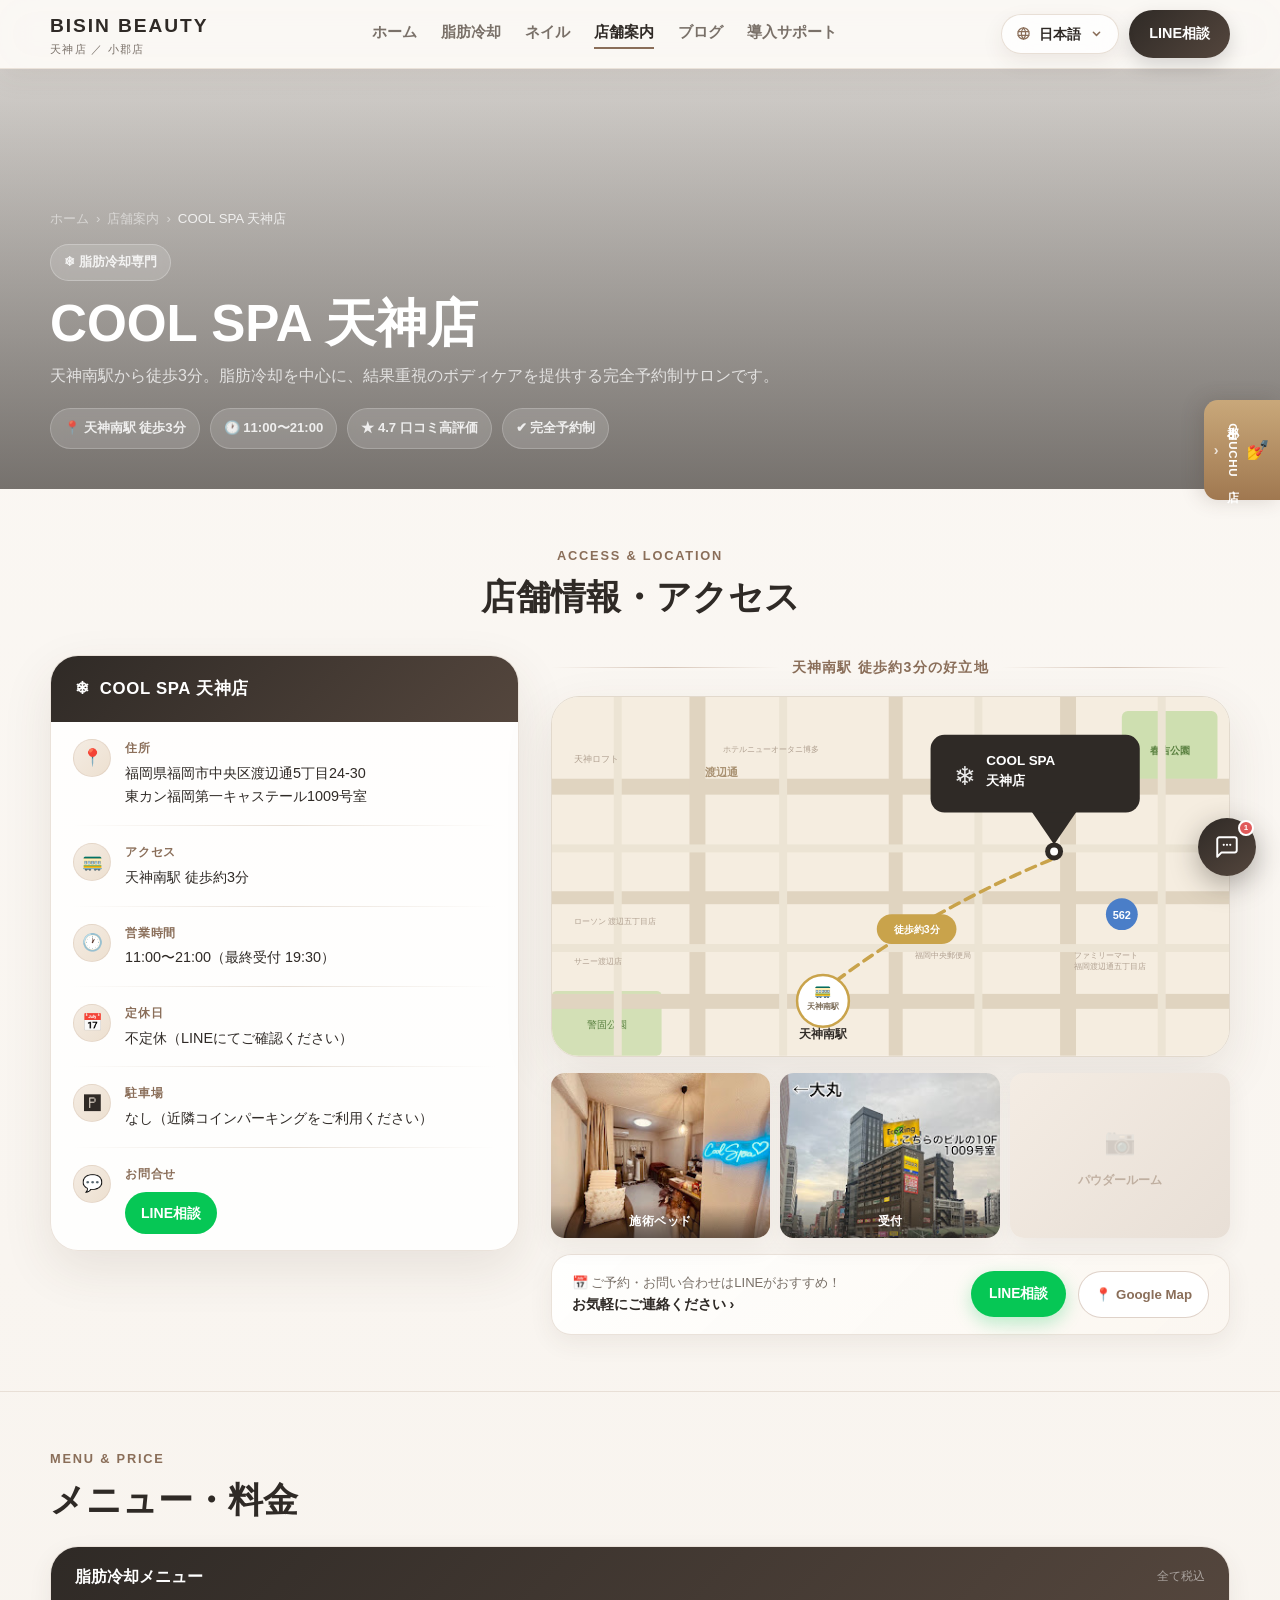
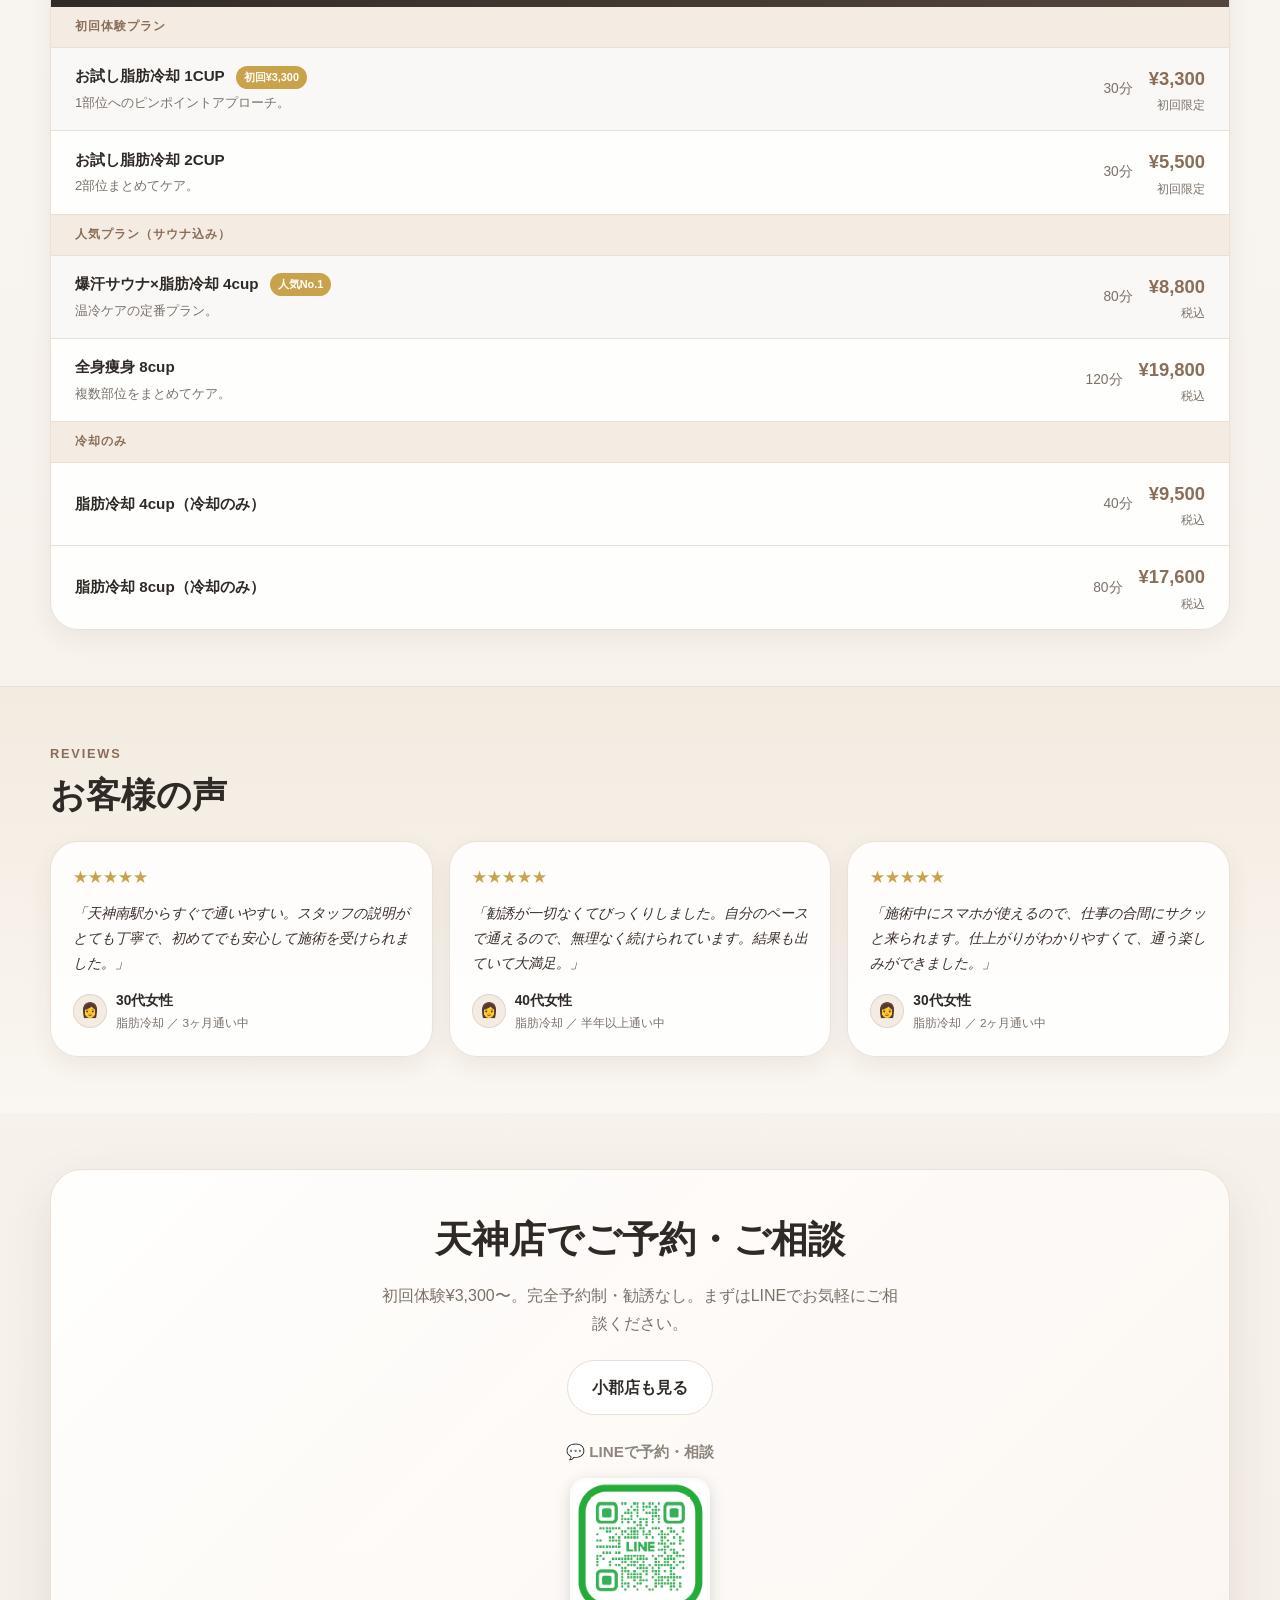
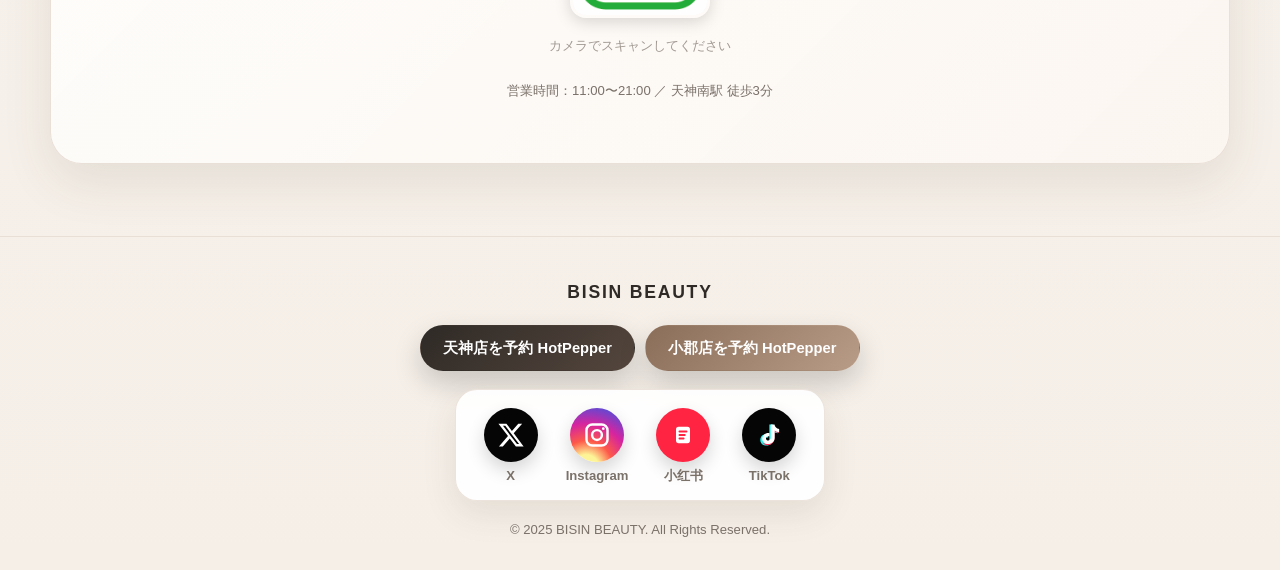
<file: stores/coolspa-tenjin.html>
<!DOCTYPE html>
<html lang="ja">
<head>
  <meta charset="UTF-8" />
  <meta name="viewport" content="width=device-width, initial-scale=1.0" />
  <title>COOL SPA 天神店 | BISIN BEAUTY</title>
  <meta name="description" content="脂肪冷却専門サロン COOL SPA 天神店。天神南駅徒歩3分。初回体験¥3,300〜。営業11:00-21:00。" />
  <link rel="canonical" href="https://coolspa.bisincool.co.jp/stores/coolspa-tenjin.html" />
  <meta property="og:type" content="business.business" />
  <meta property="og:site_name" content="BISIN BEAUTY" />
  <meta property="og:title" content="COOL SPA 天神店｜福岡・天神の脂肪冷却専門サロン" />
  <meta property="og:description" content="天神南駅徒歩3分。脂肪冷却専門サロン COOL SPA 天神店。初回体験¥3,300〜、営業11:00-21:00。" />
  <meta property="og:url" content="https://coolspa.bisincool.co.jp/stores/coolspa-tenjin.html" />
  <meta property="og:image" content="https://coolspa.bisincool.co.jp/images/store/OutView01.jpg" />
  <meta name="twitter:card" content="summary_large_image" />
  <script type="application/ld+json">
  {
    "@context": "https://schema.org",
    "@type": "BeautySalon",
    "name": "COOL SPA 天神店",
    "url": "https://coolspa.bisincool.co.jp/stores/coolspa-tenjin.html",
    "image": "https://coolspa.bisincool.co.jp/images/store/OutView01.jpg",
    "description": "福岡・天神の脂肪冷却専門サロン。天神南駅徒歩3分、初回体験¥3,300〜。",
    "priceRange": "¥¥",
    "telephone": "092-753-5515",
    "address": {
      "@type": "PostalAddress",
      "addressLocality": "福岡市",
      "addressRegion": "福岡県",
      "addressCountry": "JP"
    },
    "openingHours": "Mo-Su 11:00-21:00"
  }
  </script>
  <style>
    :root{--bg:#f7f3ee;--card:rgba(255,255,255,0.85);--text:#2f2a26;--muted:#7a7169;--line:#e8dfd6;--accent:#b99c87;--accent-dark:#8a6e59;--shadow:0 18px 50px rgba(74,56,42,0.10);--shadow-sm:0 8px 24px rgba(74,56,42,0.07);--radius-xl:28px;--radius-lg:20px;--radius-md:14px;--max:1180px}
    *{box-sizing:border-box;margin:0;padding:0}
    html{scroll-behavior:smooth}
    body{font-family:"Hiragino Sans","Yu Gothic","Noto Sans JP",sans-serif;color:var(--text);background:linear-gradient(180deg,#fbf8f4,#f5efe8);line-height:1.75}
    a{color:inherit;text-decoration:none}
    .container{width:min(var(--max),calc(100% - 32px));margin:0 auto}
    .site-header{}.site-header::before{content:"";position:absolute;inset:0;backdrop-filter:blur(18px);background:;z-index:-1;pointer-events:none}
    .header-inner{min-height:68px;display:flex;align-items:center;justify-content:space-between;gap:16px}
    .logo{font-size:1.2rem;font-weight:800;letter-spacing:.1em}
    .logo small{display:block;font-size:.68rem;color:var(--muted);font-weight:500;letter-spacing:.12em;margin-top:-2px}
    .nav{display:flex;gap:24px;color:var(--muted);font-size:.95rem;font-weight:600}
    .nav a:hover,.nav a.active{color:var(--text)}
    .nav-close{display:none}
    .hamburger{display:none}
    .nav a.active{border-bottom:2px solid var(--accent-dark);padding-bottom:2px}
    .nav-cta{padding:11px 20px;border-radius:999px;background:linear-gradient(135deg,#2f2a26,#54463d);color:#fff;font-size:.9rem;font-weight:700;box-shadow:0 8px 20px rgba(0,0,0,.15);transition:transform .2s}
    .nav-cta:hover{transform:translateY(-2px)}
    .breadcrumb{display:flex;gap:7px;align-items:center;font-size:.83rem;color:var(--muted);padding:14px 0}
    .breadcrumb a:hover{color:var(--text)}
    .btn{display:inline-flex;align-items:center;justify-content:center;gap:6px;border-radius:999px;padding:13px 24px;font-size:.97rem;font-weight:800;border:1px solid transparent;cursor:pointer;transition:transform .2s,box-shadow .2s}
    .btn:hover{transform:translateY(-2px)}
    .btn-primary{background:linear-gradient(135deg,#2f2a26,#54463d);color:#fff;box-shadow:0 12px 28px rgba(0,0,0,.18)}
    .btn-secondary{background:rgba(255,255,255,.95);border-color:var(--line);color:var(--text)}
    .eyebrow{color:var(--accent-dark);font-size:.8rem;letter-spacing:.14em;text-transform:uppercase;font-weight:700;margin-bottom:8px}
    .section-title{font-size:clamp(1.5rem,3vw,2.2rem);font-weight:800;line-height:1.25;margin-bottom:10px}
    .section{padding:56px 0}
    .section+.section{border-top:1px solid var(--line)}

    /* STORE HERO */
    .store-hero{position:relative;overflow:hidden}
    .store-hero-img{height:420px;background:url('https://images.unsplash.com/photo-1515377905703-c4788e51af15?auto=format&fit=crop&w=1400&q=80') center/cover;position:relative}
    .store-hero-img::after{content:"";position:absolute;inset:0;background:linear-gradient(180deg,rgba(47,42,38,.2) 0%,rgba(47,42,38,.65) 100%)}
    .store-hero-content{position:absolute;bottom:0;left:0;right:0;padding:36px 0 40px;z-index:1}
    .store-hero-badge{display:inline-flex;align-items:center;gap:7px;padding:6px 13px;background:rgba(255,255,255,.15);backdrop-filter:blur(8px);border:1px solid rgba(255,255,255,.25);border-radius:999px;color:rgba(255,255,255,.85);font-size:.8rem;font-weight:700;margin-bottom:12px}
    .store-hero-content h1{font-size:clamp(2rem,4vw,3.2rem);font-weight:800;color:#fff;line-height:1.2;margin-bottom:8px}
    .store-hero-content p{color:rgba(255,255,255,.75);font-size:1rem;margin-bottom:18px}
    .hero-meta-row{display:flex;flex-wrap:wrap;gap:10px}
    .hero-meta-chip{display:inline-flex;align-items:center;gap:6px;padding:8px 13px;background:rgba(255,255,255,.15);backdrop-filter:blur(6px);border:1px solid rgba(255,255,255,.2);border-radius:999px;color:rgba(255,255,255,.85);font-size:.82rem;font-weight:600}

    /* INFO */
    .info-grid{display:grid;grid-template-columns:1fr 1fr;gap:24px;align-items:start}
    .info-card{background:var(--card);border:1px solid rgba(232,223,214,.9);border-radius:var(--radius-xl);overflow:hidden;box-shadow:var(--shadow-sm)}
    .info-card-head{padding:16px 22px;background:linear-gradient(135deg,#2f2a26,#54463d);color:#fff;font-size:.95rem;font-weight:800}
    .info-row{display:flex;align-items:flex-start;gap:14px;padding:14px 22px;border-bottom:1px solid var(--line)}
    .info-row:last-child{border-bottom:none}
    .info-lbl{flex-shrink:0;width:72px;font-size:.82rem;font-weight:700;color:var(--accent-dark)}
    .info-val{font-size:.9rem;color:var(--text);line-height:1.6}
    .info-val a{color:var(--accent-dark);text-decoration:underline}

    /* PHOTOS */
    .photo-grid{display:grid;grid-template-columns:2fr 1fr 1fr;grid-template-rows:1fr 1fr;gap:10px}
    .photo-slot{border-radius:var(--radius-lg);overflow:hidden;position:relative;display:flex;align-items:center;justify-content:center;flex-direction:column;gap:8px;background:rgba(255,255,255,.6);border:1.5px dashed rgba(185,156,135,.3);color:rgba(138,110,89,.4);font-size:.76rem;font-weight:600}
    .photo-slot:first-child{grid-row:span 2;min-height:280px}
    .photo-slot{min-height:130px}
    .photo-slot .ph-icon{font-size:2rem;opacity:.25}
    .photo-slot img{position:absolute;inset:0;width:100%;height:100%;object-fit:cover}

    /* REVIEWS */
    .reviews-grid{display:grid;grid-template-columns:repeat(3,1fr);gap:16px}
    .review-card{background:var(--card);border:1px solid rgba(232,223,214,.9);border-radius:var(--radius-xl);padding:22px;box-shadow:var(--shadow-sm)}
    .review-stars{color:#c9a34b;font-size:.95rem;margin-bottom:10px}
    .review-text{font-size:.88rem;color:#3a2e28;line-height:1.8;font-style:italic;margin-bottom:12px}
    .review-author{display:flex;align-items:center;gap:9px}
    .review-avatar{width:34px;height:34px;border-radius:50%;background:#f4ece3;border:1px solid rgba(185,156,135,.3);display:flex;align-items:center;justify-content:center;font-size:.9rem}
    .review-name{font-size:.86rem;font-weight:700}
    .review-meta{font-size:.74rem;color:var(--muted)}

    /* ── NEW MAP SECTION ─────────────────────────────── */
    .map-section-grid{display:grid;grid-template-columns:1fr 1.45fr;gap:32px;align-items:start}
    /* Left info card */
    .si-card{background:var(--card);border:1px solid rgba(232,223,214,.9);border-radius:var(--radius-xl);overflow:hidden;box-shadow:var(--shadow)}
    .si-head{padding:18px 24px;background:linear-gradient(135deg,#2f2a26,#54463d);color:#fff;font-size:1.05rem;font-weight:800;display:flex;align-items:center;gap:10px;letter-spacing:.04em}
    .si-row-item{display:flex;align-items:flex-start;gap:14px;padding:16px 22px}
    .si-ico{width:38px;height:38px;border-radius:50%;background:linear-gradient(135deg,#f4ece3,#ede0d0);border:1px solid rgba(185,156,135,.2);display:flex;align-items:center;justify-content:center;font-size:1.05rem;flex-shrink:0;margin-top:1px}
    .si-lbl{font-size:.74rem;font-weight:700;color:var(--accent-dark);letter-spacing:.07em;text-transform:uppercase;margin-bottom:3px}
    .si-val{font-size:.9rem;color:var(--text);line-height:1.65}
    .si-divider{height:1px;background:linear-gradient(90deg,transparent,var(--line),transparent);margin:0 22px}
    .si-line-link{display:inline-flex;align-items:center;gap:8px;background:#06c755;color:#fff;padding:9px 16px;border-radius:999px;font-weight:800;font-size:.88rem;margin-top:4px;transition:opacity .2s,transform .2s}
    .si-line-link:hover{opacity:.88;transform:translateY(-1px)}
    /* Right map area */
    .map-right{display:flex;flex-direction:column;gap:16px}
    .route-heading{text-align:center;font-size:.88rem;font-weight:700;color:var(--accent-dark);letter-spacing:.09em;display:flex;align-items:center;gap:12px}
    .route-heading::before,.route-heading::after{content:"";flex:1;height:1px;background:linear-gradient(90deg,transparent,rgba(185,156,135,.55),transparent)}
    .map-box{position:relative;border-radius:var(--radius-xl);overflow:hidden;border:1px solid rgba(220,210,195,.8);box-shadow:var(--shadow)}
    .map-svg{width:100%;display:block}
    /* Store photos row */
    .spr-grid{display:grid;grid-template-columns:repeat(3,1fr);gap:10px}
    .spr-slot{border-radius:var(--radius-md);overflow:hidden;aspect-ratio:4/3;position:relative;background:linear-gradient(135deg,#f4ece3,#e8dfd6);display:flex;align-items:center;justify-content:center;flex-direction:column;gap:6px;font-size:.76rem;color:rgba(138,110,89,.45);font-weight:600;box-shadow:var(--shadow-sm)}
    .spr-slot img{position:absolute;inset:0;width:100%;height:100%;object-fit:cover}
    .spr-label{position:absolute;bottom:0;left:0;right:0;padding:6px 8px;text-align:center;font-size:.72rem;font-weight:700;color:#fff;background:linear-gradient(transparent,rgba(47,42,38,.6));letter-spacing:.04em}
    /* CTA bar */
    .map-cta-bar{background:linear-gradient(135deg,rgba(255,255,255,.92),rgba(251,246,240,.94));border:1px solid rgba(232,223,214,.9);border-radius:var(--radius-lg);padding:16px 20px;display:flex;align-items:center;gap:12px;box-shadow:var(--shadow-sm);flex-wrap:wrap}
    .mcb-text{flex:1;min-width:150px;font-size:.82rem;color:var(--muted);line-height:1.55}
    .mcb-text strong{display:block;color:var(--text);font-size:.9rem}
    .mcb-line-btn{display:inline-flex;align-items:center;gap:7px;padding:11px 18px;background:#06c755;color:#fff;border-radius:999px;font-weight:800;font-size:.86rem;flex-shrink:0;box-shadow:0 6px 18px rgba(6,199,85,.28);transition:transform .2s,box-shadow .2s}
    .mcb-line-btn:hover{transform:translateY(-2px);box-shadow:0 10px 26px rgba(6,199,85,.35)}
    .mcb-gmap-btn{display:inline-flex;align-items:center;gap:6px;padding:11px 16px;background:rgba(255,255,255,.95);border:1.5px solid rgba(185,156,135,.45);color:var(--accent-dark);border-radius:999px;font-weight:700;font-size:.83rem;flex-shrink:0;transition:transform .2s}
    .mcb-gmap-btn:hover{transform:translateY(-2px)}
    @media(max-width:960px){.map-section-grid{grid-template-columns:1fr}.spr-grid{grid-template-columns:repeat(3,1fr)}}

    /* MENU */
    .menu-table-wrap{border-radius:var(--radius-xl);background:var(--card);border:1px solid rgba(232,223,214,.9);overflow:hidden;box-shadow:var(--shadow-sm)}
    .menu-table-header{padding:16px 24px;background:linear-gradient(135deg,#2f2a26,#54463d);display:flex;align-items:center;justify-content:space-between}
    .menu-table-header h3{color:#fff;font-size:1rem;font-weight:800}
    .menu-table-header span{color:rgba(255,255,255,.5);font-size:.78rem}
    .menu-section-label{padding:9px 24px;background:#f4ece3;font-size:.78rem;font-weight:700;color:var(--accent-dark);letter-spacing:.08em;border-bottom:1px solid var(--line)}
    .menu-row{display:grid;grid-template-columns:1fr auto auto;align-items:center;gap:16px;padding:15px 24px;border-bottom:1px solid var(--line);transition:background .15s}
    .menu-row:last-child{border-bottom:none}
    .menu-row:hover,.menu-row.popular{background:rgba(185,156,135,.06)}
    .menu-name{font-weight:700;font-size:.95rem}
    .menu-name .badge{display:inline-block;padding:2px 8px;background:#c9a34b;color:#fff;font-size:.68rem;font-weight:800;border-radius:999px;margin-left:7px;vertical-align:middle}
    .menu-name p{font-size:.82rem;color:var(--muted);font-weight:400;margin-top:2px}
    .menu-time{color:var(--muted);font-size:.86rem;white-space:nowrap}
    .menu-price{text-align:right;white-space:nowrap}
    .menu-price strong{font-size:1.15rem;font-weight:900;color:var(--accent-dark)}
    .menu-price span{display:block;font-size:.72rem;color:var(--muted)}

    /* CTA */
    .bottom-cta{padding:56px 0 72px}
    .bottom-box{background:linear-gradient(135deg,rgba(255,255,255,.9),rgba(251,246,240,.92));border:1px solid rgba(232,223,214,.95);border-radius:32px;padding:38px;box-shadow:var(--shadow);text-align:center}
    .bottom-box h2{font-size:clamp(1.6rem,3vw,2.3rem);font-weight:800;margin-bottom:10px}
    .bottom-box p{color:var(--muted);max-width:520px;margin:0 auto 22px}
    .cta-group{display:flex;flex-wrap:wrap;gap:10px;justify-content:center}

    @media(max-width:960px){
      .info-grid{grid-template-columns:1fr}
      .reviews-grid{grid-template-columns:1fr 1fr}
      .photo-grid{grid-template-columns:1fr 1fr;grid-template-rows:auto}
      .photo-slot:first-child{grid-row:span 1}
    }
    @media(max-width:720px){
      .nav{display:none;flex-direction:column;position:fixed;top:0;left:0;width:100%;height:100vh;height:100dvh;overflow-y:auto;background:#fff;backdrop-filter:none;z-index:1000;justify-content:flex-start;align-items:center;gap:24px;font-size:1.08rem;padding:88px 24px 32px}
      .nav.open{display:flex}
      .nav-close{position:absolute;top:24px;right:24px;background:none;border:none;font-size:2rem;cursor:pointer;color:var(--text)}
      .hamburger{display:flex;flex-direction:column;gap:5px;background:none;border:none;cursor:pointer;padding:8px;z-index:1001}
      .hamburger span{display:block;width:24px;height:2px;background:var(--text);border-radius:2px}
      .reviews-grid{grid-template-columns:1fr}
      .store-hero-img{height:300px}
      .cta-group{flex-direction:column}
      .btn{width:100%;justify-content:center}
      .menu-row{grid-template-columns:1fr auto}
      .menu-time{display:none}
    }
      .footer{padding:40px 0 28px;border-top:1px solid var(--line)}
    .footer-inner{display:flex;flex-direction:column;align-items:center;gap:18px;text-align:center}
    .footer-brand{font-size:1.1rem;font-weight:800;letter-spacing:.1em;color:var(--text)}
    .footer-reserve{display:flex;gap:10px;flex-wrap:wrap;justify-content:center}
    .footer-hp-btn{display:inline-flex;align-items:center;gap:7px;padding:10px 18px;border-radius:999px;background:#ff4b4b;color:#fff;font-size:.86rem;font-weight:700;transition:opacity .2s}
    .footer-hp-btn:hover{opacity:.85}
    .hp-badge{font-size:.68rem;background:rgba(0,0,0,.15);padding:2px 7px;border-radius:4px}
    .footer-sns{display:flex;align-items:center;justify-content:center;gap:24px;flex-wrap:wrap;background:rgba(255,255,255,.92);border:1px solid rgba(232,223,214,.85);border-radius:22px;padding:18px 24px;box-shadow:0 12px 34px rgba(74,56,42,.10)}
    .sns-btn{width:auto;height:auto;min-width:62px;border-radius:0;background:transparent;display:inline-flex;flex-direction:column;align-items:center;justify-content:center;gap:7px;color:var(--muted);font-size:.82rem;font-weight:600;line-height:1;text-decoration:none;transition:color .2s,transform .2s}
    .sns-btn .sns-icon{width:54px;height:54px;border-radius:50%;display:inline-flex;align-items:center;justify-content:center;box-shadow:0 8px 18px rgba(0,0,0,.16);transition:transform .2s,box-shadow .2s}
    .sns-btn svg{width:28px;height:28px;display:block}
    .sns-btn:hover{background:transparent;color:var(--text);transform:translateY(-2px)}
    .sns-btn:hover .sns-icon{transform:translateY(-1px);box-shadow:0 12px 24px rgba(0,0,0,.18)}
    .sns-btn.x .sns-icon,.sns-btn.tiktok .sns-icon{background:#050505;color:#fff}
    .sns-btn.instagram .sns-icon{background:radial-gradient(circle at 30% 110%,#fdf497 0,#fdf497 18%,#fd5949 38%,#d6249f 62%,#285aeb 100%);color:#fff}
    .sns-btn.rednote .sns-icon{background:#ff2442;color:#fff}
    .sns-label{display:block;white-space:nowrap}
    @media(max-width:640px){.footer-sns{gap:16px;padding:16px 18px;border-radius:20px}.sns-btn{min-width:58px}.sns-btn .sns-icon{width:50px;height:50px}.sns-btn svg{width:26px;height:26px}}
    .footer-copy{font-size:.82rem;color:var(--muted)}
  </style>
  <link rel="stylesheet" href="../css/i18n.css?v=2" />
  <link rel="stylesheet" href="../css/cta-unified.css?v=3" />
</head>
<body>
<header class="site-header">
  <div class="container header-inner">
    <a class="logo" href="../index.html">BISIN BEAUTY<small>天神店 ／ 小郡店</small></a>
    <nav class="nav" id="globalNav">
      <button class="nav-close" onclick="document.getElementById('globalNav').classList.remove('open')" aria-label="閉じる">✕</button>
      <a href="../index.html" onclick="document.getElementById('globalNav').classList.remove('open')">ホーム</a>
      <a href="../services/fat-freezing.html" onclick="document.getElementById('globalNav').classList.remove('open')">脂肪冷却</a>
      <a href="../services/nail.html" onclick="document.getElementById('globalNav').classList.remove('open')">ネイル</a>
      <a href="coolspa-tenjin.html" class="active" onclick="document.getElementById('globalNav').classList.remove('open')">店舗案内</a>
      <a href="../blog/index.html" onclick="document.getElementById('globalNav').classList.remove('open')">症例・ビフォーアフター</a>
      <a href="../for-business.html" onclick="document.getElementById('globalNav').classList.remove('open')">開業支援</a>
    </nav>
    <div style="display:flex;align-items:center;gap:12px;">
      <a class="nav-cta" href="#contact">予約する</a>
      <button class="hamburger" onclick="document.getElementById('globalNav').classList.toggle('open')" aria-label="メニュー">
        <span></span><span></span><span></span>
      </button>
    </div>
  </div>
</header>

<main>
  <!-- STORE HERO -->
  <div class="store-hero">
    <div class="store-hero-img"></div>
    <div class="store-hero-content">
      <div class="container">
        <div class="breadcrumb" style="color:rgba(255,255,255,.5)">
          <a href="../index.html" style="color:rgba(255,255,255,.5)">ホーム</a><span>›</span>
          <span>店舗案内</span><span>›</span>
          <span style="color:rgba(255,255,255,.8)">COOL SPA 天神店</span>
        </div>
        <div class="store-hero-badge">❄ 脂肪冷却専門</div>
        <h1>COOL SPA 天神店</h1>
        <p>結果重視の脂肪冷却専門サロン。天神南駅から徒歩3分。</p>
        <div class="hero-meta-row">
          <span class="hero-meta-chip">📍 天神南駅 徒歩3分</span>
          <span class="hero-meta-chip">🕐 11:00〜21:00</span>
          <span class="hero-meta-chip">★ 4.7 口コミ高評価</span>
          <span class="hero-meta-chip">✔ 完全予約制</span>
        </div>
      </div>
    </div>
  </div>

  <!-- INFO + MAP (premium redesign) -->
  <section class="section" id="access">
    <div class="container">
      <div style="text-align:center;margin-bottom:36px">
        <div class="eyebrow">Access &amp; Location</div>
        <h2 class="section-title">店舗情報・アクセス</h2>
      </div>
      <div class="map-section-grid">

        <!-- ── LEFT: Store Info Card ── -->
        <div class="si-card">
          <div class="si-head"><span>❄</span> COOL SPA 天神店</div>
          <div class="si-row-item">
            <div class="si-ico">📍</div>
            <div><div class="si-lbl">住所</div><div class="si-val">福岡県福岡市中央区渡辺通5丁目24-30<br>東カン福岡第一キャステール1009号室</div></div>
          </div>
          <div class="si-divider"></div>
          <div class="si-row-item">
            <div class="si-ico">🚃</div>
            <div><div class="si-lbl">アクセス</div><div class="si-val">天神南駅 徒歩約3分</div></div>
          </div>
          <div class="si-divider"></div>
          <div class="si-row-item">
            <div class="si-ico">🕐</div>
            <div><div class="si-lbl">営業時間</div><div class="si-val">11:00〜21:00（最終受付 19:30）</div></div>
          </div>
          <div class="si-divider"></div>
          <div class="si-row-item">
            <div class="si-ico">📅</div>
            <div><div class="si-lbl">定休日</div><div class="si-val">不定休（LINEにてご確認ください）</div></div>
          </div>
          <div class="si-divider"></div>
          <div class="si-row-item">
            <div class="si-ico">🅿</div>
            <div><div class="si-lbl">駐車場</div><div class="si-val">なし（近隣コインパーキングをご利用ください）</div></div>
          </div>
          <div class="si-divider"></div>
          <div class="si-row-item">
            <div class="si-ico">💬</div>
            <div>
              <div class="si-lbl">お問合せ</div>
              <a href="#contact" class="si-line-link">
                <svg width="18" height="18" viewBox="0 0 40 40" fill="none"><circle cx="20" cy="20" r="20" fill="#fff"/><path d="M33 18.8C33 12.8 27.1 8 20 8S7 12.8 7 18.8c0 5.4 4.8 9.9 11.3 10.7.4.1 1 .3 1.2.7.2.3.1.9.1.9l-.2 1.3c-.1.4-.3 1.5 1.3.8 1.6-.7 8.6-5.1 11.8-8.7A9.7 9.7 0 0033 18.8z" fill="#06c755"/><path d="M17 21.5h-2.5a.5.5 0 01-.5-.5v-5a.5.5 0 011 0v4.5H17a.5.5 0 010 1zm2.5 0a.5.5 0 01-.5-.5v-5a.5.5 0 011 0v5a.5.5 0 01-.5.5zm7-5a.5.5 0 010 1h-2v1.3h2a.5.5 0 010 1h-2V21h2a.5.5 0 010 1h-2.5a.5.5 0 01-.5-.5v-5a.5.5 0 01.5-.5H26zm-4.5 0a.5.5 0 011 0v5a.5.5 0 01-.9.3l-2.6-3.5V21a.5.5 0 01-1 0v-5a.5.5 0 01.9-.3l2.6 3.5V16.5z" fill="#fff"/></svg>
                LINEでお問い合わせください
              </a>
            </div>
          </div>
        </div>

        <!-- ── RIGHT: Map + Photos ── -->
        <div class="map-right">
          <div class="route-heading">天神南駅 徒歩約3分の好立地</div>

          <!-- Stylized SVG Map -->
          <div class="map-box">
            <svg viewBox="0 0 680 360" xmlns="http://www.w3.org/2000/svg" class="map-svg" aria-label="COOL SPA 天神店 周辺地図">
              <!-- Base -->
              <rect width="680" height="360" fill="#f5ede0"/>
              <!-- Parks -->
              <rect x="572" y="14" width="96" height="72" rx="6" fill="#c8dda8" opacity=".85"/>
              <text x="620" y="57" text-anchor="middle" font-size="10" fill="#5a8040" font-family="sans-serif" font-weight="600">春吉公園</text>
              <rect x="0" y="295" width="110" height="65" rx="5" fill="#c8dda8" opacity=".75"/>
              <text x="55" y="332" text-anchor="middle" font-size="10" fill="#5a8040" font-family="sans-serif">警固公園</text>
              <!-- Major horizontal roads -->
              <rect x="0" y="82" width="680" height="16" fill="#e0d4c0"/>
              <rect x="0" y="195" width="680" height="13" fill="#e0d4c0"/>
              <rect x="0" y="298" width="680" height="15" fill="#e0d4c0"/>
              <!-- Major vertical roads -->
              <rect x="138" y="0" width="16" height="360" fill="#e0d4c0"/>
              <rect x="338" y="0" width="14" height="360" fill="#e0d4c0"/>
              <rect x="510" y="0" width="16" height="360" fill="#e0d4c0"/>
              <!-- Minor roads -->
              <rect x="0" y="148" width="680" height="8" fill="#ece4d4"/>
              <rect x="0" y="248" width="680" height="8" fill="#ece4d4"/>
              <rect x="62" y="0" width="8" height="360" fill="#ece4d4"/>
              <rect x="228" y="0" width="8" height="360" fill="#ece4d4"/>
              <rect x="424" y="0" width="8" height="360" fill="#ece4d4"/>
              <rect x="608" y="0" width="8" height="360" fill="#ece4d4"/>
              <!-- Road labels -->
              <text x="154" y="79" font-size="11" fill="#a89070" font-family="sans-serif" font-weight="700">渡辺通</text>
              <!-- Road number badges -->
              <circle cx="462" cy="60" r="18" fill="#4a7ec8"/>
              <text x="462" y="65" text-anchor="middle" font-size="12" font-weight="bold" fill="white" font-family="sans-serif">602</text>
              <circle cx="572" cy="218" r="16" fill="#4a7ec8"/>
              <text x="572" y="223" text-anchor="middle" font-size="11" font-weight="bold" fill="white" font-family="sans-serif">562</text>
              <!-- Landmark labels -->
              <text x="22" y="65" font-size="9.5" fill="#b0a090" font-family="sans-serif">天神ロフト</text>
              <text x="172" y="55" font-size="8.5" fill="#b0a090" font-family="sans-serif">ホテルニューオータニ博多</text>
              <text x="22" y="228" font-size="8.5" fill="#b0a090" font-family="sans-serif">ローソン 渡辺五丁目店</text>
              <text x="22" y="268" font-size="8.5" fill="#b0a090" font-family="sans-serif">サニー渡辺店</text>
              <text x="364" y="262" font-size="8.5" fill="#b0a090" font-family="sans-serif">福岡中央郵便局</text>
              <text x="524" y="262" font-size="8.5" fill="#b0a090" font-family="sans-serif">ファミリーマート<tspan x="524" dy="11">福岡渡辺通五丁目店</tspan></text>
              <!-- Dotted route path -->
              <path d="M 272 295 Q 375 215 504 162" stroke="#c9a34b" stroke-width="3.5" stroke-dasharray="10,7" fill="none" stroke-linecap="round"/>
              <!-- Walking time badge -->
              <rect x="326" y="218" width="80" height="30" rx="15" fill="#c9a34b"/>
              <text x="366" y="237" text-anchor="middle" font-size="10.5" font-weight="bold" fill="white" font-family="sans-serif">徒歩約3分</text>
              <!-- Station marker -->
              <circle cx="272" cy="305" r="26" fill="white" stroke="#c9a34b" stroke-width="2.5"/>
              <text x="272" y="299" text-anchor="middle" font-size="14" font-family="sans-serif">🚃</text>
              <text x="272" y="313" text-anchor="middle" font-size="8" fill="#7a6a55" font-family="sans-serif" font-weight="700">天神南駅</text>
              <text x="272" y="342" text-anchor="middle" font-size="12" font-weight="800" fill="#2f2a26" font-family="sans-serif">天神南駅</text>
              <!-- Store bubble tail -->
              <polygon points="480,113 504,148 528,113" fill="#2f2a26"/>
              <!-- Store bubble body -->
              <rect x="380" y="38" width="210" height="78" rx="14" fill="#2f2a26"/>
              <!-- Snowflake in bubble -->
              <text x="404" y="88" font-size="26" font-family="sans-serif" fill="white" opacity=".9">❄</text>
              <!-- Store name -->
              <text x="436" y="68" font-size="13.5" font-weight="800" fill="white" font-family="sans-serif">COOL SPA</text>
              <text x="436" y="88" font-size="13.5" font-weight="800" fill="white" font-family="sans-serif">天神店</text>
              <!-- Store dot -->
              <circle cx="504" cy="155" r="9" fill="#2f2a26"/>
              <circle cx="504" cy="155" r="4" fill="white"/>
            </svg>
          </div>

          <!-- 3 Store Photos -->
          <div class="spr-grid">
            <div class="spr-slot">
              <img src="../images/store/InnerView01.jpg" alt="施術ベッド">
              <span class="spr-label">施術ベッド</span>
            </div>
            <div class="spr-slot">
              <img src="../images/store/OutView01.jpg" alt="受付">
              <span class="spr-label">受付</span>
            </div>
            <div class="spr-slot">
              <span style="font-size:1.6rem;opacity:.3">📷</span>
              <span>パウダールーム</span>
            </div>
          </div>

          <!-- CTA bar -->
          <div class="map-cta-bar">
            <div class="mcb-text">
              📅 ご予約・お問い合わせはLINEがおすすめ！
              <strong>お気軽にご連絡ください &rsaquo;</strong>
            </div>
            <a href="#contact" class="mcb-line-btn">
              <svg width="18" height="18" viewBox="0 0 40 40" fill="none"><circle cx="20" cy="20" r="20" fill="rgba(255,255,255,.25)"/><path d="M33 18.8C33 12.8 27.1 8 20 8S7 12.8 7 18.8c0 5.4 4.8 9.9 11.3 10.7.4.1 1 .3 1.2.7.2.3.1.9.1.9l-.2 1.3c-.1.4-.3 1.5 1.3.8 1.6-.7 8.6-5.1 11.8-8.7A9.7 9.7 0 0033 18.8z" fill="#fff" opacity=".9"/></svg>
              LINEでお問い合わせ &rsaquo;
            </a>
            <a href="https://maps.app.goo.gl/xiro6ehUkLmiZFgH6" target="_blank" rel="noopener" class="mcb-gmap-btn">
              📍 Google Map
            </a>
          </div>
        </div>
      </div>
    </div>
  </section>

  <!-- MENU -->
  <section class="section" id="menu">
    <div class="container">
      <div class="eyebrow">Menu &amp; Price</div>
      <h2 class="section-title">メニュー・料金</h2>
      <div class="menu-table-wrap" style="margin-top:24px">
        <div class="menu-table-header"><h3>脂肪冷却メニュー</h3><span>全て税込</span></div>
        <div class="menu-section-label">初回体験プラン</div>
        <div class="menu-row popular">
          <div class="menu-name">お試し脂肪冷却 1CUP <span class="badge">初回¥3,300</span><p>1部位へのピンポイントアプローチ。</p></div>
          <div class="menu-time">30分</div>
          <div class="menu-price"><strong>¥3,300</strong><span>初回限定</span></div>
        </div>
        <div class="menu-row">
          <div class="menu-name">お試し脂肪冷却 2CUP<p>2部位まとめてケア。</p></div>
          <div class="menu-time">30分</div>
          <div class="menu-price"><strong>¥5,500</strong><span>初回限定</span></div>
        </div>
        <div class="menu-section-label">人気プラン（サウナ込み）</div>
        <div class="menu-row popular">
          <div class="menu-name">爆汗サウナ×脂肪冷却 4cup <span class="badge">人気No.1</span><p>温冷ケアの定番プラン。</p></div>
          <div class="menu-time">80分</div>
          <div class="menu-price"><strong>¥8,800</strong><span>税込</span></div>
        </div>
        <div class="menu-row">
          <div class="menu-name">全身痩身 8cup<p>複数部位をまとめてケア。</p></div>
          <div class="menu-time">120分</div>
          <div class="menu-price"><strong>¥19,800</strong><span>税込</span></div>
        </div>
        <div class="menu-section-label">冷却のみ</div>
        <div class="menu-row">
          <div class="menu-name">脂肪冷却 4cup（冷却のみ）</div>
          <div class="menu-time">40分</div>
          <div class="menu-price"><strong>¥9,500</strong><span>税込</span></div>
        </div>
        <div class="menu-row">
          <div class="menu-name">脂肪冷却 8cup（冷却のみ）</div>
          <div class="menu-time">80分</div>
          <div class="menu-price"><strong>¥17,600</strong><span>税込</span></div>
        </div>
      </div>
    </div>
  </section>

  <!-- REVIEWS -->
  <section class="section" style="background:linear-gradient(180deg,#f3ebe0,#faf6f1)">
    <div class="container">
      <div class="eyebrow">Reviews</div>
      <h2 class="section-title">お客様の声</h2>
      <div class="reviews-grid" style="margin-top:24px">
        <div class="review-card">
          <div class="review-stars">★★★★★</div>
          <p class="review-text">「天神南駅からすぐで通いやすい。スタッフの説明がとても丁寧で、初めてでも安心して施術を受けられました。」</p>
          <div class="review-author"><div class="review-avatar">👩</div><div><div class="review-name">30代女性</div><div class="review-meta">脂肪冷却 ／ 3ヶ月通い中</div></div></div>
        </div>
        <div class="review-card">
          <div class="review-stars">★★★★★</div>
          <p class="review-text">「勧誘が一切なくてびっくりしました。自分のペースで通えるので、無理なく続けられています。結果も出ていて大満足。」</p>
          <div class="review-author"><div class="review-avatar">👩</div><div><div class="review-name">40代女性</div><div class="review-meta">脂肪冷却 ／ 半年以上通い中</div></div></div>
        </div>
        <div class="review-card">
          <div class="review-stars">★★★★★</div>
          <p class="review-text">「施術中にスマホが使えるので、仕事の合間にサクッと来られます。仕上がりがわかりやすくて、通う楽しみができました。」</p>
          <div class="review-author"><div class="review-avatar">👩</div><div><div class="review-name">30代女性</div><div class="review-meta">脂肪冷却 ／ 2ヶ月通い中</div></div></div>
        </div>
      </div>
    </div>
  </section>

  <!-- CTA -->
  <section class="bottom-cta" id="contact">
    <div class="container">
      <div class="bottom-box">
        <h2>天神店でご予約・ご相談</h2>
        <p>初回体験¥3,300〜。完全予約制・勧誘なし。まずはLINEでお気軽にご相談ください。</p>
        <div class="cta-group" style="margin-bottom:24px;">
          <a href="chuchu-ogori.html" class="btn btn-secondary">小郡店も見る</a>
        </div>
        <div style="text-align:center;">
          <p style="font-size:.95rem;font-weight:700;margin-bottom:12px;opacity:.85;">💬 LINEで予約・相談</p>
          <img src="../images/line-qr.png" alt="LINE QRコード" style="width:140px;height:140px;border-radius:16px;border:3px solid rgba(255,255,255,0.3);box-shadow:0 4px 16px rgba(0,0,0,0.15);">
          <p style="font-size:.82rem;margin-top:8px;opacity:.7;">カメラでスキャンしてください</p>
        </div>
        <p style="margin-top:16px;font-size:.82rem;color:var(--muted)">営業時間：11:00〜21:00 ／ 天神南駅 徒歩3分</p>
      </div>
    </div>
  </section>
</main>
<footer class="footer">
  <div class="container footer-inner">
    <p class="footer-brand">BISIN BEAUTY</p>
    <div class="footer-reserve">
      <a href="https://beauty.hotpepper.jp/kr/slnH000736255/" target="_blank" rel="noopener" class="footer-hp-btn"><svg width="13" height="13" viewBox="0 0 24 24" fill="currentColor"><path d="M19 3H5a2 2 0 00-2 2v14a2 2 0 002 2h14a2 2 0 002-2V5a2 2 0 00-2-2zm-7 14l-5-5 1.4-1.4L12 14.2l7.6-7.6L21 8l-9 9z"/></svg>天神店を予約<span class="hp-badge">HotPepper</span></a>
      <a href="https://beauty.hotpepper.jp/kr/slnH000498862/" target="_blank" rel="noopener" class="footer-hp-btn"><svg width="13" height="13" viewBox="0 0 24 24" fill="currentColor"><path d="M19 3H5a2 2 0 00-2 2v14a2 2 0 002 2h14a2 2 0 002-2V5a2 2 0 00-2-2zm-7 14l-5-5 1.4-1.4L12 14.2l7.6-7.6L21 8l-9 9z"/></svg>小郡店を予約<span class="hp-badge">HotPepper</span></a>
    </div>
    <div class="footer-sns">
      <a href="https://x.com/BisinCool" target="_blank" rel="noopener" class="sns-btn x" aria-label="X"><span class="sns-icon"><svg viewBox="0 0 24 24" fill="currentColor" aria-hidden="true"><path d="M18.244 2.25h3.308l-7.227 8.26 8.502 11.24H16.17l-5.214-6.817L4.99 21.75H1.68l7.73-8.835L1.254 2.25H8.08l4.713 6.231zm-1.161 17.52h1.833L7.084 4.126H5.117z"/></svg></span><span class="sns-label">X</span></a>
      <a href="https://www.instagram.com/bisincool/" target="_blank" rel="noopener" class="sns-btn instagram" aria-label="Instagram"><span class="sns-icon"><svg viewBox="0 0 24 24" fill="none" stroke="currentColor" stroke-width="2.1" aria-hidden="true"><rect x="3" y="3" width="18" height="18" rx="5"/><circle cx="12" cy="12" r="4.2"/><circle cx="17.4" cy="6.6" r="1.15" fill="currentColor" stroke="none"/></svg></span><span class="sns-label">Instagram</span></a>
      <a href="https://www.xiaohongshu.com/discovery/item/69e0a2540000000022001ae0?source=webshare&amp;xhsshare=pc_web&amp;xsec_token=AB1BG-D9p5TQa1cb5tnmm_p1D4aSu9qyHYRRPa7bhW69w=&amp;xsec_source=pc_share" target="_blank" rel="noopener" class="sns-btn rednote" aria-label="小红书"><span class="sns-icon"><svg viewBox="0 0 24 24" fill="none" aria-hidden="true"><rect x="6" y="5" width="12" height="14" rx="2.2" fill="currentColor"/><path d="M9 9h6M9 12h4.5M9 15h3.5" stroke="#ff2442" stroke-width="1.7" stroke-linecap="round"/></svg></span><span class="sns-label">小红书</span></a>
      <a href="https://www.tiktok.com/search?lang=ja-JP&amp;q=bisin_coolspa&amp;t=1780551269080" target="_blank" rel="noopener" class="sns-btn tiktok" aria-label="TikTok"><span class="sns-icon"><svg viewBox="0 0 24 24" aria-hidden="true"><path fill="#25F4EE" d="M15.2 3.1c.4 2.4 1.8 3.9 4.2 4.3v3c-1.4 0-2.6-.4-3.7-1.2v6.1c0 3.4-2.5 5.8-5.9 5.8-3 0-5.3-2.1-5.3-4.9 0-3 2.4-5.1 5.7-5.1.3 0 .7 0 1 .1v3.1c-.3-.1-.6-.1-.9-.1-1.4 0-2.3.8-2.3 1.9s.9 1.8 2.1 1.8c1.4 0 2.2-.9 2.2-2.6V3.1h2.9z"/><path fill="#FE2C55" d="M16.4 4.2c.7 1.7 2 2.7 4 3v3c-1.4-.1-2.7-.5-3.8-1.4v6.2c0 3.3-2.5 5.7-5.9 5.7-1.9 0-3.6-.8-4.6-2.2.9.5 1.9.8 3 .8 3.3 0 5.9-2.4 5.9-5.7V4.2h1.4z"/><path fill="#fff" d="M14.1 3.1h2.6c.4 2.1 1.8 3.4 4 3.8v2.7c-1.4-.1-2.7-.5-3.8-1.4v6.2c0 3.1-2.4 5.4-5.6 5.4-2.8 0-5.1-1.9-5.1-4.6 0-2.8 2.3-4.9 5.3-4.9.4 0 .7 0 1 .1v2.8c-.3-.1-.6-.1-.9-.1-1.3 0-2.2.8-2.2 1.8s.9 1.8 2 1.8c1.3 0 2.1-.9 2.1-2.5V3.1z"/></svg></span><span class="sns-label">TikTok</span></a>
    </div>
    <p class="footer-copy">&copy; 2025 BISIN BEAUTY. All Rights Reserved.</p>
  </div>
</footer>

<!-- floating store-switch button -->
<style>
  .store-switch-btn {
    position: fixed;
    right: 0;
    top: 50%;
    transform: translateY(-50%);
    z-index: 100;
    display: flex;
    flex-direction: column;
    align-items: center;
    gap: 6px;
    background: linear-gradient(180deg, #c9a87a 0%, #a07850 100%);
    color: #fff;
    text-decoration: none;
    padding: 18px 10px;
    border-radius: 14px 0 0 14px;
    box-shadow: -4px 0 20px rgba(74,56,42,0.18);
    font-size: 0.72rem;
    font-weight: 800;
    letter-spacing: 0.06em;
    line-height: 1.4;
    writing-mode: vertical-rl;
    transition: padding 0.2s, background 0.2s;
  }
  .store-switch-btn:hover {
    padding: 18px 14px;
    background: linear-gradient(180deg, #b99060 0%, #8a6030 100%);
  }
  .store-switch-btn .ssb-icon { font-size: 1.1rem; writing-mode: horizontal-tb; }
  .store-switch-btn .ssb-arrow { font-size: 0.9rem; writing-mode: horizontal-tb; opacity: 0.75; }
</style>

<a href="chuchu-ogori.html" class="store-switch-btn" title="小郡 CHUCHU 店へ">
  <span class="ssb-icon">💅</span>
  <span>小郡 CHUCHU 店</span>
  <span class="ssb-arrow">›</span>
</a>
<script src="../js/i18n.js?v=13"></script>
<script src="../js/cta-unified.js?v=4"></script>
<link rel="stylesheet" href="../css/chatbot.css?v=9">
<script src="../js/chatbot.js?v=8"></script>
</body>
</html>
</file>
<file: css/i18n.css>
.site-header,
.lp-header {
  position: sticky !important;
  top: 0 !important;
  z-index: 1000 !important;
  background: rgba(251, 248, 244, 0.94) !important;
  border-bottom: 1px solid rgba(232, 223, 214, 0.86) !important;
  box-shadow: 0 8px 28px rgba(74, 56, 42, 0.08) !important;
  backdrop-filter: blur(18px);
  -webkit-backdrop-filter: blur(18px);
}

.site-header::before {
  background: rgba(251, 248, 244, 0.82) !important;
}

.lang-switcher {
  position: relative;
  display: inline-flex;
  white-space: nowrap;
}

.lang-switcher__trigger {
  display: inline-flex;
  align-items: center;
  justify-content: center;
  gap: 8px;
  min-height: 40px;
  padding: 0 14px;
  border: 1px solid rgba(232, 223, 214, 0.98);
  border-radius: 999px;
  background: rgba(255, 255, 255, 0.78);
  color: var(--text, #2f2a26);
  box-shadow: 0 8px 22px rgba(74, 56, 42, 0.08);
  backdrop-filter: blur(14px);
  cursor: pointer;
  font: inherit;
  font-size: 0.88rem;
  font-weight: 800;
  line-height: 1;
  transition: border-color 0.18s ease, box-shadow 0.18s ease, transform 0.18s ease;
}

.lang-switcher__trigger:hover,
.lang-switcher__trigger:focus-visible {
  border-color: rgba(185, 156, 135, 0.58);
  box-shadow: 0 12px 26px rgba(74, 56, 42, 0.12);
  outline: none;
}

.lang-switcher__trigger:focus-visible {
  box-shadow: 0 0 0 3px rgba(185, 156, 135, 0.24), 0 12px 26px rgba(74, 56, 42, 0.12);
}

.lang-switcher__globe,
.lang-switcher__chevron {
  width: 15px;
  height: 15px;
  color: var(--accent-dark, #8a6e59);
  flex-shrink: 0;
}

.lang-switcher__chevron {
  transition: transform 0.18s ease;
}

.lang-switcher.is-open .lang-switcher__chevron {
  transform: rotate(180deg);
}

.lang-switcher__menu {
  position: absolute;
  top: calc(100% + 10px);
  right: 0;
  z-index: 80;
  width: 178px;
  padding: 7px;
  border: 1px solid rgba(232, 223, 214, 0.98);
  border-radius: 14px;
  background: rgba(252, 250, 247, 0.98);
  box-shadow: 0 18px 42px rgba(74, 56, 42, 0.16);
  backdrop-filter: blur(18px);
  opacity: 0;
  transform: translateY(-4px) scale(0.98);
  transform-origin: top right;
  pointer-events: none;
  transition: opacity 0.16s ease, transform 0.16s ease;
}

.lang-switcher.is-open .lang-switcher__menu {
  opacity: 1;
  transform: translateY(0) scale(1);
  pointer-events: auto;
}

.lang-switcher__option {
  display: grid;
  grid-template-columns: 40px 1fr 18px;
  align-items: center;
  gap: 9px;
  width: 100%;
  min-height: 48px;
  padding: 0 10px;
  border: 0;
  border-radius: 10px;
  background: transparent;
  color: var(--text, #2f2a26);
  cursor: pointer;
  font: inherit;
  text-align: left;
  transition: background 0.16s ease, color 0.16s ease;
}

.lang-switcher__option + .lang-switcher__option {
  margin-top: 2px;
}

.lang-switcher__option:hover,
.lang-switcher__option:focus-visible {
  background: rgba(185, 156, 135, 0.11);
  outline: none;
}

.lang-switcher__option[aria-checked="true"] {
  background: rgba(185, 156, 135, 0.15);
}

.lang-switcher__code {
  display: inline-flex;
  align-items: center;
  justify-content: center;
  width: 34px;
  height: 24px;
  border: 1px solid rgba(185, 156, 135, 0.44);
  border-radius: 6px;
  background: rgba(255, 255, 255, 0.72);
  color: var(--accent-dark, #8a6e59);
  font-size: 0.72rem;
  font-weight: 900;
  letter-spacing: 0.08em;
}

.lang-switcher__option[aria-checked="true"] .lang-switcher__code {
  background: linear-gradient(135deg, #b99c87, #8a6e59);
  border-color: transparent;
  color: #fff;
}

.lang-switcher__name {
  color: var(--text, #2f2a26);
  font-size: 0.92rem;
  font-weight: 800;
}

.lang-switcher__check {
  color: var(--accent-dark, #8a6e59);
  font-size: 1rem;
  font-weight: 900;
  opacity: 0;
  text-align: center;
}

.lang-switcher__option[aria-checked="true"] .lang-switcher__check {
  opacity: 1;
}

.i18n-header-pack {
  display: inline-flex;
  align-items: center;
  gap: 10px;
  flex-wrap: wrap;
  justify-content: flex-end;
}

.i18n-summary {
  position: relative;
  z-index: 3;
  border-bottom: 1px solid rgba(232, 223, 214, 0.72);
  background: rgba(255, 255, 255, 0.52);
  backdrop-filter: blur(12px);
}

.i18n-summary__inner {
  width: min(var(--max, 1180px), calc(100% - 32px));
  margin: 0 auto;
  display: flex;
  align-items: center;
  justify-content: space-between;
  gap: 18px;
  padding: 12px 0;
}

.i18n-summary__copy {
  min-width: 0;
}

.i18n-summary__title {
  margin: 0;
  color: var(--text, #2f2a26);
  font-size: 0.96rem;
  font-weight: 900;
  line-height: 1.45;
}

.i18n-summary__text {
  margin: 2px 0 0;
  color: var(--muted, #7a7169);
  font-size: 0.82rem;
  line-height: 1.55;
}

.i18n-summary__actions {
  display: inline-flex;
  align-items: center;
  gap: 8px;
  flex-wrap: wrap;
  justify-content: flex-end;
  flex-shrink: 0;
}

.i18n-summary__link {
  display: inline-flex;
  align-items: center;
  justify-content: center;
  min-height: 34px;
  padding: 0 13px;
  border-radius: 999px;
  border: 1px solid rgba(232, 223, 214, 0.95);
  background: rgba(255, 255, 255, 0.86);
  color: var(--text, #2f2a26);
  font-size: 0.78rem;
  font-weight: 900;
  text-decoration: none;
  transition: transform 0.18s ease, box-shadow 0.18s ease;
}

.i18n-summary__link:hover {
  transform: translateY(-1px);
  box-shadow: 0 8px 18px rgba(74, 56, 42, 0.1);
}

.i18n-summary__link--primary {
  border-color: transparent;
  background: linear-gradient(135deg, #2f2a26, #54463d);
  color: #fff;
}

@media (max-width: 960px) {
  .i18n-header-pack {
    margin-left: auto;
  }
}

@media (max-width: 720px) {
  .i18n-header-pack {
    gap: 8px;
    flex-wrap: nowrap;
  }

  .lang-switcher {
    order: 2;
  }

  .lang-switcher__trigger {
    min-height: 38px;
    padding: 0 12px;
    font-size: 0.82rem;
  }

  .lang-switcher__menu {
    right: -4px;
    width: 168px;
  }

  .i18n-header-pack .header-cta,
  .i18n-header-pack .nav-cta,
  .i18n-header-pack .lp-header-cta {
    min-height: 38px;
    padding: 0 12px;
    font-size: 0.8rem;
  }

  .i18n-summary__inner {
    align-items: flex-start;
    flex-direction: column;
    gap: 10px;
  }

  .i18n-summary__actions {
    width: 100%;
    justify-content: flex-start;
  }
}

@media (max-width: 420px) {
  .lang-switcher__trigger {
    gap: 6px;
    min-height: 36px;
    padding: 0 10px;
    font-size: 0.78rem;
  }

  .lang-switcher__globe,
  .lang-switcher__chevron {
    width: 14px;
    height: 14px;
  }

  .i18n-header-pack .header-cta,
  .i18n-header-pack .nav-cta,
  .i18n-header-pack .lp-header-cta {
    padding: 0 10px;
    font-size: 0.76rem;
  }
}
</file>
<file: css/cta-unified.css>
.global-reserve-link {
  display: inline-flex !important;
  align-items: center !important;
  justify-content: center !important;
  gap: 7px !important;
  min-height: 46px !important;
  padding: 12px 22px !important;
  border: 1px solid transparent !important;
  border-radius: 999px !important;
  background: linear-gradient(135deg, #2f2a26 0%, #54463d 100%) !important;
  color: #fff !important;
  box-shadow: 0 12px 28px rgba(0, 0, 0, 0.18) !important;
  font-size: 0.92rem !important;
  font-weight: 850 !important;
  line-height: 1.2 !important;
  text-align: center !important;
  text-decoration: none !important;
  transition: transform 0.18s ease, box-shadow 0.18s ease !important;
}

.global-reserve-link:hover {
  transform: translateY(-2px);
  box-shadow: 0 18px 36px rgba(0, 0, 0, 0.24) !important;
}

.global-reserve-ogori {
  background: linear-gradient(135deg, #8a6e59 0%, #b99c87 100%) !important;
}

.header-cta,
.nav-cta,
.lp-header-cta {
  white-space: nowrap;
}

html[lang="zh-CN"] .i18n-header-pack .header-cta,
html[lang="zh-CN"] .i18n-header-pack .nav-cta,
html[lang="zh-CN"] .i18n-header-pack .lp-header-cta,
html[lang="zh-CN"] .i18n-summary__link[data-i18n-static="lineConsult"],
html[lang="zh-CN"] .global-mobile-cta__btn--line {
  border-color: transparent !important;
  background: #06c755 !important;
  color: #fff !important;
  box-shadow: 0 12px 26px rgba(6, 199, 85, 0.28) !important;
}

html[lang="zh-CN"] .i18n-header-pack .header-cta:hover,
html[lang="zh-CN"] .i18n-header-pack .nav-cta:hover,
html[lang="zh-CN"] .i18n-header-pack .lp-header-cta:hover,
html[lang="zh-CN"] .i18n-summary__link[data-i18n-static="lineConsult"]:hover,
html[lang="zh-CN"] .global-mobile-cta__btn--line:hover {
  box-shadow: 0 16px 34px rgba(6, 199, 85, 0.34) !important;
}

.global-mobile-cta {
  position: fixed;
  left: 0;
  right: 0;
  bottom: 0;
  z-index: 120;
  display: none;
  padding: 9px 12px calc(9px + env(safe-area-inset-bottom));
  border-top: 1px solid rgba(232, 223, 214, 0.94);
  background: rgba(252, 250, 247, 0.97);
  box-shadow: 0 -10px 30px rgba(74, 56, 42, 0.16);
  backdrop-filter: blur(18px);
}

.global-mobile-cta__inner {
  display: grid;
  grid-template-columns: 1fr;
  gap: 7px;
  max-width: 720px;
  margin: 0 auto;
}

.global-mobile-cta__copy {
  display: flex;
  align-items: baseline;
  justify-content: space-between;
  gap: 10px;
  min-width: 0;
}

.global-mobile-cta__copy strong {
  color: var(--text, #2f2a26);
  font-size: 0.88rem;
  font-weight: 900;
  line-height: 1.2;
}

.global-mobile-cta__copy span {
  color: var(--muted, #7a7169);
  font-size: 0.72rem;
  font-weight: 700;
  white-space: nowrap;
}

.global-mobile-cta__actions {
  display: grid;
  grid-template-columns: 1fr 1fr 0.78fr;
  gap: 7px;
}

.global-mobile-cta__btn {
  display: inline-flex;
  align-items: center;
  justify-content: center;
  min-height: 43px;
  padding: 0 10px;
  border-radius: 999px;
  color: #fff;
  font-size: 0.82rem;
  font-weight: 900;
  line-height: 1;
  text-decoration: none;
  box-shadow: 0 8px 18px rgba(74, 56, 42, 0.18);
}

.global-mobile-cta__btn--tenjin {
  background: linear-gradient(135deg, #2f2a26 0%, #54463d 100%);
}

.global-mobile-cta__btn--ogori {
  background: linear-gradient(135deg, #8a6e59 0%, #b99c87 100%);
}

.global-mobile-cta__btn--line {
  background: #06c755;
}

body.has-global-mobile-cta #stickyBar {
  display: none !important;
}

@media (max-width: 760px) {
  body.has-global-mobile-cta {
    padding-bottom: 108px;
  }

  .global-mobile-cta {
    display: block;
  }

  .global-reserve-link {
    width: 100%;
    min-height: 48px !important;
  }
}

@media (max-width: 380px) {
  .global-mobile-cta__copy {
    flex-direction: column;
    align-items: flex-start;
    gap: 2px;
  }

  .global-mobile-cta__actions {
    grid-template-columns: 1fr 1fr;
  }

  .global-mobile-cta__btn--line {
    grid-column: 1 / -1;
  }
}

.review-proof-grid {
  display: grid;
  grid-template-columns: repeat(3, minmax(0, 1fr));
  gap: 16px;
  margin-top: 22px;
}

.review-proof-card {
  background: rgba(255, 255, 255, 0.88);
  border: 1px solid rgba(232, 223, 214, 0.9);
  border-radius: var(--radius-lg, 20px);
  padding: 18px;
  box-shadow: 0 8px 24px rgba(74, 56, 42, 0.07);
}

.review-proof-card .rpc-stars {
  color: #c9a34b;
  font-size: 0.82rem;
  font-weight: 900;
  margin-bottom: 8px;
}

.review-proof-card p {
  margin: 0;
  color: #544a42;
  font-size: 0.88rem;
  line-height: 1.75;
}

.review-proof-card small {
  display: block;
  margin-top: 10px;
  color: var(--muted, #7a7169);
  font-size: 0.76rem;
  font-weight: 700;
}

.cases-source-link {
  display: inline-flex;
  align-items: center;
  justify-content: center;
  margin-top: 16px;
  color: var(--accent-dark, #8a6e59);
  font-size: 0.86rem;
  font-weight: 800;
  text-decoration: underline;
  text-underline-offset: 3px;
}

.hotpepper-review-bridge {
  position: relative;
  margin-top: 26px;
  display: grid;
  grid-template-columns: minmax(250px, 0.86fr) minmax(0, 1.14fr);
  gap: 14px;
  align-items: stretch;
  padding: 14px;
  border: 1px solid rgba(219, 205, 190, 0.95);
  border-radius: 18px;
  background:
    linear-gradient(135deg, rgba(255, 255, 255, 0.9), rgba(250, 246, 241, 0.92)),
    radial-gradient(circle at 14% 0%, rgba(185, 156, 135, 0.18), transparent 34%);
  box-shadow: 0 18px 44px rgba(70, 45, 30, 0.1);
}

.hotpepper-score-card,
.hotpepper-booking-card {
  border: 1px solid rgba(219, 205, 190, 0.74);
  border-radius: 14px;
  box-shadow: 0 10px 26px rgba(70, 45, 30, 0.07);
  padding: 22px;
}

.hotpepper-score-card {
  background: #fffaf4;
}

.hotpepper-score-kicker,
.hotpepper-card-label {
  display: inline-flex;
  align-items: center;
  width: max-content;
  margin-bottom: 14px;
  padding: 5px 10px;
  border-radius: 999px;
  background: rgba(185, 156, 135, 0.16);
  color: var(--accent-dark, #8a6e59);
  font-size: 0.72rem;
  font-weight: 900;
  letter-spacing: 0.04em;
}

.hotpepper-score-main {
  display: flex;
  align-items: flex-end;
  gap: 12px;
}

.hotpepper-score-main strong {
  display: block;
  font-size: clamp(2.7rem, 5vw, 3.55rem);
  line-height: 0.9;
  color: #2f2a26;
}

.hotpepper-score-main span {
  display: block;
  margin-bottom: 6px;
  color: #54463d;
  font-size: 0.92rem;
  font-weight: 900;
  line-height: 1.25;
}

.hotpepper-stars {
  margin-top: 10px;
  color: #c99a33;
  font-size: 0.94rem;
  font-weight: 900;
  letter-spacing: 0.08em;
}

.hotpepper-score-copy {
  margin: 12px 0 0;
  color: #5f554d;
  font-size: 0.88rem;
  line-height: 1.75;
}

.hotpepper-score-sub {
  display: grid;
  grid-template-columns: repeat(3, minmax(0, 1fr));
  gap: 8px;
  margin-top: 16px;
}

.hotpepper-score-sub div {
  min-height: 68px;
  padding: 10px 8px;
  border: 1px solid rgba(219, 205, 190, 0.68);
  border-radius: 12px;
  background: #fff;
  text-align: center;
}

.hotpepper-score-sub strong {
  display: block;
  color: var(--text, #2f2a26);
  font-size: 1rem;
  line-height: 1.2;
  margin-bottom: 5px;
}

.hotpepper-score-sub span {
  color: var(--muted, #7c6c5f);
  font-size: 0.7rem;
  font-weight: 800;
  line-height: 1.35;
}

.hotpepper-booking-card {
  background: #2f2a26;
  color: #fff;
  display: flex;
  flex-direction: column;
  justify-content: space-between;
  gap: 18px;
}

.hotpepper-booking-card .hotpepper-card-label {
  background: rgba(255, 255, 255, 0.12);
  color: #f3dfc9;
}

.hotpepper-booking-card h3 {
  margin: 0 0 10px;
  color: #fff;
  font-size: clamp(1.28rem, 2.1vw, 1.7rem);
  line-height: 1.42;
}

.hotpepper-booking-card p {
  margin: 0;
  max-width: 660px;
  color: rgba(255, 255, 255, 0.76);
  line-height: 1.85;
  font-size: 0.92rem;
}

.hotpepper-highlight-list {
  display: flex;
  flex-wrap: wrap;
  gap: 8px;
  margin-top: 16px;
}

.hotpepper-highlight-list span {
  display: inline-flex;
  align-items: center;
  min-height: 30px;
  padding: 6px 10px;
  border-radius: 999px;
  background: rgba(255, 255, 255, 0.1);
  color: rgba(255, 255, 255, 0.88);
  font-size: 0.76rem;
  font-weight: 850;
}

.hotpepper-bridge-actions {
  display: grid;
  grid-template-columns: 1.1fr 0.95fr 1.05fr;
  gap: 10px;
}

.hotpepper-bridge-btn {
  display: inline-flex;
  align-items: center;
  justify-content: center;
  min-height: 46px;
  padding: 11px 15px;
  border-radius: 999px;
  font-size: 0.86rem;
  font-weight: 900;
  line-height: 1.15;
  text-align: center;
  text-decoration: none;
  transition: transform 0.18s ease, box-shadow 0.18s ease, background 0.18s ease;
}

.hotpepper-bridge-btn:hover {
  transform: translateY(-1px);
}

.hotpepper-bridge-btn.primary {
  background: #fff;
  color: #2f2a26;
  box-shadow: 0 12px 24px rgba(0, 0, 0, 0.18);
}

.hotpepper-bridge-btn.secondary {
  color: #fff;
  border: 1px solid rgba(255, 255, 255, 0.28);
  background: rgba(255, 255, 255, 0.08);
}

.hotpepper-bridge-btn.reserve {
  color: #2f2a26;
  background: #f3dfc9;
}

.hotpepper-review-steps {
  grid-column: 1 / -1;
  display: grid;
  grid-template-columns: repeat(4, minmax(0, 1fr));
  gap: 8px;
}

.hotpepper-review-step {
  position: relative;
  min-height: 94px;
  padding: 14px 14px 14px 46px;
  border: 1px solid rgba(219, 205, 190, 0.76);
  border-radius: 13px;
  background: rgba(255, 255, 255, 0.78);
}

.hotpepper-review-step span {
  position: absolute;
  left: 12px;
  top: 14px;
  display: grid;
  place-items: center;
  width: 24px;
  height: 24px;
  border-radius: 999px;
  background: #2f2a26;
  color: #fff;
  font-size: 0.68rem;
  font-weight: 900;
}

.hotpepper-review-step strong {
  display: block;
  color: var(--text, #2f2a26);
  font-size: 0.88rem;
  line-height: 1.35;
  margin-bottom: 5px;
}

.hotpepper-review-step small {
  display: block;
  color: var(--muted, #7c6c5f);
  line-height: 1.55;
  font-size: 0.74rem;
}

@media (max-width: 720px) {
  .review-proof-grid {
    grid-template-columns: 1fr;
  }

  .hotpepper-review-bridge {
    grid-template-columns: 1fr;
    gap: 12px;
    padding: 10px;
  }

  .hotpepper-review-steps {
    grid-template-columns: 1fr 1fr;
  }

  .hotpepper-bridge-actions {
    grid-template-columns: 1fr;
  }

  .hotpepper-bridge-btn {
    width: 100%;
    min-height: 46px;
  }

  .hotpepper-score-card,
  .hotpepper-booking-card {
    padding: 18px;
  }

  .hotpepper-score-sub {
    grid-template-columns: 1fr;
  }
}

@media (max-width: 430px) {
  .hotpepper-review-steps {
    grid-template-columns: 1fr;
  }
}
</file>
<file: css/chatbot.css>
/* ── BISIN Beauty Salon Chatbot Widget ── */
/* 全クラスに cb- プレフィックス。既存CSSと完全分離。 */

:root {
  --cb-dark:   #2f2a26;
  --cb-dark2:  #54463d;
  --cb-accent: #b99c87;
  --cb-accent-d: #8a6e59;
  --cb-bg:     #fdf9f5;
  --cb-card:   rgba(255,255,255,0.96);
  --cb-line:   #e8dfd6;
  --cb-muted:  #9a897c;
  --cb-text:   #2f2a26;
  --cb-line-green: #06C755;
  --cb-radius: 20px;
}

/* ── Launcher button ── */
.cb-launcher {
  position: fixed;
  bottom: 24px;
  right: 24px;
  z-index: 9000;
  width: 58px;
  height: 58px;
  border-radius: 50%;
  background: linear-gradient(145deg, var(--cb-dark), var(--cb-dark2));
  border: none;
  cursor: pointer;
  box-shadow: 0 8px 28px rgba(47,42,38,0.38);
  display: flex;
  align-items: center;
  justify-content: center;
  transition: transform 0.2s, box-shadow 0.2s;
  animation: cb-pulse 3s ease-in-out infinite;
}

.cb-launcher:hover {
  transform: translateY(-3px) scale(1.06);
  box-shadow: 0 14px 36px rgba(47,42,38,0.45);
  animation: none;
}

@keyframes cb-pulse {
  0%, 100% { box-shadow: 0 8px 28px rgba(47,42,38,0.38), 0 0 0 0 rgba(185,156,135,0); }
  50%       { box-shadow: 0 8px 28px rgba(47,42,38,0.38), 0 0 0 10px rgba(185,156,135,0.22); }
}

.cb-launcher svg { width: 26px; height: 26px; }

/* Unread badge */
.cb-badge {
  position: absolute;
  top: 2px;
  right: 2px;
  width: 16px;
  height: 16px;
  background: #e05a5a;
  border-radius: 50%;
  border: 2px solid #fff;
  font-size: 8px;
  font-weight: 900;
  color: #fff;
  display: flex;
  align-items: center;
  justify-content: center;
  line-height: 1;
}

/* ── Chat window ── */
.cb-window {
  position: fixed;
  bottom: 96px;
  right: 24px;
  width: 340px;
  max-height: 570px;
  background: var(--cb-bg);
  border-radius: var(--cb-radius);
  box-shadow: 0 20px 60px rgba(47,42,38,0.22), 0 4px 16px rgba(47,42,38,0.10);
  border: 1px solid rgba(232,223,214,0.8);
  display: flex;
  flex-direction: column;
  overflow: hidden;
  z-index: 8999;
  transform-origin: bottom right;
  transition: opacity 0.22s ease, transform 0.22s ease;
}

.cb-window.cb-hidden {
  opacity: 0;
  transform: scale(0.88) translateY(14px);
  pointer-events: none;
}

/* ── Header ── */
.cb-header {
  background: linear-gradient(135deg, var(--cb-dark), var(--cb-dark2));
  padding: 14px 16px;
  display: flex;
  align-items: center;
  justify-content: space-between;
  flex-shrink: 0;
}

.cb-header-left {
  display: flex;
  align-items: center;
  gap: 10px;
}

.cb-avatar {
  width: 36px;
  height: 36px;
  border-radius: 50%;
  background: linear-gradient(145deg, var(--cb-accent), var(--cb-accent-d));
  border: 2px solid rgba(255,255,255,0.25);
  display: flex;
  align-items: center;
  justify-content: center;
  font-size: 16px;
  flex-shrink: 0;
}

.cb-header-title {
  color: #fff;
  font-size: 13px;
  font-weight: 800;
  letter-spacing: 0.04em;
}

.cb-header-sub {
  color: rgba(255,255,255,0.5);
  font-size: 10px;
  margin-top: 1px;
  display: flex;
  align-items: center;
  gap: 5px;
}

.cb-header-sub::before {
  content: '';
  width: 7px;
  height: 7px;
  background: #4cd964;
  border-radius: 50%;
  flex-shrink: 0;
}

.cb-close-btn {
  background: rgba(255,255,255,0.12);
  border: none;
  border-radius: 8px;
  cursor: pointer;
  color: rgba(255,255,255,0.7);
  width: 30px;
  height: 30px;
  display: flex;
  align-items: center;
  justify-content: center;
  font-size: 16px;
  transition: background 0.15s;
  flex-shrink: 0;
}

.cb-close-btn:hover { background: rgba(255,255,255,0.22); color: #fff; }

/* ── Message area ── */
.cb-body {
  flex: 1;
  overflow-y: auto;
  padding: 16px 14px 8px;
  display: flex;
  flex-direction: column;
  gap: 10px;
  scroll-behavior: smooth;
}

.cb-body::-webkit-scrollbar { width: 4px; }
.cb-body::-webkit-scrollbar-track { background: transparent; }
.cb-body::-webkit-scrollbar-thumb { background: rgba(185,156,135,0.35); border-radius: 4px; }

/* ── Chat bubbles ── */
.cb-msg {
  display: flex;
  align-items: flex-end;
  gap: 7px;
  max-width: 90%;
}

.cb-msg.cb-bot { align-self: flex-start; }
.cb-msg.cb-user { align-self: flex-end; flex-direction: row-reverse; }

.cb-msg-avatar {
  width: 26px;
  height: 26px;
  border-radius: 50%;
  background: linear-gradient(145deg, var(--cb-accent), var(--cb-accent-d));
  display: flex;
  align-items: center;
  justify-content: center;
  font-size: 12px;
  flex-shrink: 0;
  align-self: flex-end;
}

.cb-bubble {
  padding: 10px 13px;
  border-radius: 16px;
  font-size: 12px;
  line-height: 1.7;
  font-family: "Hiragino Sans", "Yu Gothic", "Noto Sans JP", sans-serif;
}

.cb-bot .cb-bubble {
  background: var(--cb-card);
  border: 1px solid rgba(232,223,214,0.8);
  border-bottom-left-radius: 4px;
  color: var(--cb-text);
  box-shadow: 0 2px 8px rgba(47,42,38,0.06);
}

.cb-user .cb-bubble {
  background: linear-gradient(135deg, var(--cb-dark), var(--cb-dark2));
  color: #fff;
  border-bottom-right-radius: 4px;
}

.cb-bubble strong { font-weight: 800; }
.cb-bubble br { display: block; content: ""; margin-bottom: 2px; }

.cb-bubble .cb-price-row {
  display: flex;
  justify-content: space-between;
  align-items: baseline;
  border-bottom: 1px solid rgba(232,223,214,0.6);
  padding: 5px 0;
  font-size: 11.5px;
}
.cb-bubble .cb-price-row:last-child { border-bottom: none; }
.cb-bubble .cb-price-name { color: var(--cb-text); font-weight: 600; }
.cb-bubble .cb-price-val { font-weight: 900; color: var(--cb-accent-d); white-space: nowrap; margin-left: 8px; }
.cb-bubble .cb-price-note { font-size: 10px; color: var(--cb-muted); display: block; font-weight: 400; }
.cb-bubble .cb-store-label {
  font-size: 10px;
  font-weight: 800;
  letter-spacing: 0.1em;
  text-transform: uppercase;
  color: var(--cb-accent-d);
  background: rgba(185,156,135,0.12);
  border: 1px solid rgba(185,156,135,0.25);
  border-radius: 999px;
  padding: 2px 9px;
  display: inline-block;
  margin: 6px 0 5px;
}
.cb-bubble .cb-highlight {
  display: inline-block;
  background: rgba(201,163,75,0.15);
  border: 1px solid rgba(201,163,75,0.3);
  border-radius: 6px;
  padding: 2px 7px;
  color: #7a5c00;
  font-size: 10.5px;
  font-weight: 800;
  margin: 2px 3px 2px 0;
}

/* ── Typing indicator ── */
.cb-typing {
  display: flex;
  align-items: center;
  gap: 4px;
  padding: 10px 13px;
  background: var(--cb-card);
  border: 1px solid rgba(232,223,214,0.8);
  border-radius: 16px;
  border-bottom-left-radius: 4px;
  width: fit-content;
}

.cb-typing span {
  width: 6px; height: 6px;
  background: var(--cb-accent);
  border-radius: 50%;
  animation: cb-dot 1.2s ease-in-out infinite;
}
.cb-typing span:nth-child(2) { animation-delay: 0.18s; }
.cb-typing span:nth-child(3) { animation-delay: 0.36s; }

@keyframes cb-dot {
  0%, 80%, 100% { transform: translateY(0); opacity: 0.4; }
  40% { transform: translateY(-5px); opacity: 1; }
}

/* ── Topic grid ── */
.cb-topic-grid {
  display: grid;
  grid-template-columns: 1fr 1fr;
  gap: 5px;
  width: 100%;
  margin-top: 4px;
}

.cb-topic-btn {
  background: rgba(255,255,255,0.96);
  border: 1.5px solid var(--cb-line);
  border-radius: 10px;
  padding: 9px 7px;
  font-size: 11px;
  font-weight: 700;
  color: var(--cb-text);
  cursor: pointer;
  text-align: left;
  transition: border-color 0.18s, background 0.18s, transform 0.14s;
  font-family: "Hiragino Sans", "Yu Gothic", "Noto Sans JP", sans-serif;
  line-height: 1.4;
}

.cb-topic-btn:hover:not(:disabled) {
  border-color: var(--cb-accent);
  background: rgba(185,156,135,0.08);
  transform: translateY(-1px);
}

.cb-topic-btn:disabled {
  opacity: 0.55;
  cursor: default;
  transform: none;
}

/* ── Related topics / chips ── */
.cb-related {
  display: flex;
  flex-wrap: wrap;
  gap: 5px;
  margin-top: 4px;
  align-self: flex-start;
  max-width: 95%;
}

.cb-related__chip {
  background: rgba(255,255,255,0.96);
  border: 1.5px solid var(--cb-line);
  border-radius: 999px;
  padding: 5px 11px;
  font-size: 10.5px;
  font-weight: 700;
  color: var(--cb-text);
  cursor: pointer;
  transition: border-color 0.15s, background 0.15s;
  font-family: "Hiragino Sans", "Yu Gothic", "Noto Sans JP", sans-serif;
}

.cb-related__chip:hover {
  border-color: var(--cb-accent);
  background: rgba(185,156,135,0.08);
}

.cb-related__form-btn {
  background: linear-gradient(135deg, var(--cb-dark), var(--cb-dark2));
  border: none;
  border-radius: 999px;
  padding: 5px 13px;
  font-size: 10.5px;
  font-weight: 700;
  color: #fff;
  cursor: pointer;
  transition: opacity 0.15s;
  font-family: "Hiragino Sans", "Yu Gothic", "Noto Sans JP", sans-serif;
}

.cb-related__form-btn:hover { opacity: 0.85; }

/* ── Footer input ── */
.cb-footer {
  flex-shrink: 0;
  padding: 10px 12px;
  border-top: 1px solid rgba(232,223,214,0.8);
  display: flex;
  gap: 7px;
  background: rgba(253,249,245,0.95);
}

.cb-input {
  flex: 1;
  border: 1.5px solid var(--cb-line);
  border-radius: 999px;
  padding: 9px 14px;
  font-size: 12px;
  color: var(--cb-text);
  background: #fff;
  outline: none;
  font-family: "Hiragino Sans", "Yu Gothic", "Noto Sans JP", sans-serif;
  transition: border-color 0.15s;
}

.cb-input:focus { border-color: var(--cb-accent); }
.cb-input::placeholder { color: var(--cb-muted); }

.cb-send-btn {
  width: 36px;
  height: 36px;
  border-radius: 50%;
  background: linear-gradient(135deg, var(--cb-dark), var(--cb-dark2));
  border: none;
  cursor: pointer;
  display: flex;
  align-items: center;
  justify-content: center;
  flex-shrink: 0;
  transition: opacity 0.15s, transform 0.15s;
}

.cb-send-btn:hover { opacity: 0.85; transform: scale(1.06); }
.cb-send-btn svg { width: 15px; height: 15px; }

/* ── Form panel ── */
.cb-form {
  display: flex;
  flex-direction: column;
  gap: 8px;
  margin-top: 4px;
  align-self: flex-start;
  width: 100%;
  max-width: 295px;
}

.cb-field {
  display: flex;
  flex-direction: column;
  gap: 3px;
}

.cb-field label {
  font-size: 10px;
  font-weight: 800;
  color: var(--cb-muted);
  letter-spacing: 0.06em;
  display: flex;
  align-items: center;
  gap: 4px;
  font-family: "Hiragino Sans", "Yu Gothic", sans-serif;
}

.cb-field label .cb-req {
  color: #e05a5a;
  font-size: 9px;
}

.cb-field input,
.cb-field textarea {
  border: 1.5px solid var(--cb-line);
  border-radius: 8px;
  padding: 8px 10px;
  font-size: 12px;
  color: var(--cb-text);
  background: #fff;
  outline: none;
  font-family: "Hiragino Sans", "Yu Gothic", sans-serif;
  transition: border-color 0.15s;
  width: 100%;
  box-sizing: border-box;
}

.cb-field input:focus,
.cb-field textarea:focus { border-color: var(--cb-accent); }

.cb-field textarea {
  resize: vertical;
  min-height: 64px;
}

.cb-field-error {
  color: #e05a5a;
  font-size: 10px;
  font-weight: 700;
  display: none;
}

.cb-submit-btn {
  background: linear-gradient(135deg, var(--cb-dark), var(--cb-dark2));
  border: none;
  border-radius: 999px;
  color: #fff;
  font-size: 12.5px;
  font-weight: 800;
  padding: 11px 18px;
  cursor: pointer;
  transition: opacity 0.15s, transform 0.15s;
  font-family: "Hiragino Sans", "Yu Gothic", sans-serif;
  margin-top: 4px;
}
.cb-submit-btn:hover { opacity: 0.88; transform: translateY(-1px); }

/* ── CTA row (LINE + inquiry) ── */
.cb-cta-row {
  display: flex;
  flex-wrap: wrap;
  gap: 6px;
  margin-top: 6px;
  align-self: flex-start;
}

.cb-cta-line {
  background: var(--cb-line-green);
  border: none;
  border-radius: 999px;
  color: #fff;
  font-size: 11px;
  font-weight: 800;
  padding: 7px 14px;
  cursor: pointer;
  display: flex;
  align-items: center;
  gap: 5px;
  transition: opacity 0.15s;
  font-family: "Hiragino Sans", "Yu Gothic", sans-serif;
  text-decoration: none;
}
.cb-cta-line:hover { opacity: 0.88; }

.cb-cta-form {
  background: rgba(255,255,255,0.96);
  border: 1.5px solid var(--cb-line);
  border-radius: 999px;
  color: var(--cb-text);
  font-size: 11px;
  font-weight: 700;
  padding: 7px 14px;
  cursor: pointer;
  transition: border-color 0.15s;
  font-family: "Hiragino Sans", "Yu Gothic", sans-serif;
}
.cb-cta-form:hover { border-color: var(--cb-accent); }

/* ── B2B CTA ── */
.cb-b2b-link {
  display: inline-flex;
  align-items: center;
  gap: 5px;
  margin-top: 8px;
  background: linear-gradient(135deg, #1E4F8A, #0A2A52);
  color: #fff;
  border-radius: 999px;
  padding: 8px 16px;
  font-size: 11.5px;
  font-weight: 800;
  text-decoration: none;
  transition: opacity 0.15s;
  border: none;
  cursor: pointer;
}
.cb-b2b-link:hover { opacity: 0.88; }

/* ── Success screen ── */
.cb-success {
  display: flex;
  flex-direction: column;
  align-items: center;
  text-align: center;
  padding: 12px 8px;
  gap: 8px;
  align-self: flex-start;
  max-width: 295px;
}

.cb-success-icon { font-size: 2rem; }

.cb-success-title {
  font-size: 13px;
  font-weight: 800;
  color: var(--cb-text);
  line-height: 1.4;
}

.cb-success-sub {
  font-size: 11px;
  color: var(--cb-muted);
  line-height: 1.65;
}

.cb-fallback {
  margin-top: 8px;
  padding: 10px 12px;
  background: rgba(255,255,255,0.95);
  border: 1px solid var(--cb-line);
  border-radius: 12px;
  font-size: 11px;
  color: var(--cb-muted);
  text-align: left;
  width: 100%;
}

.cb-fallback__title {
  font-size: 10px;
  font-weight: 800;
  color: var(--cb-muted);
  letter-spacing: 0.06em;
  margin-bottom: 7px;
}

.cb-fallback a {
  display: flex;
  align-items: center;
  gap: 6px;
  padding: 7px 0;
  border-bottom: 1px solid rgba(232,223,214,0.6);
  color: var(--cb-text);
  text-decoration: none;
  font-size: 11.5px;
  font-weight: 600;
  transition: color 0.15s;
}
.cb-fallback a:last-child { border-bottom: none; }
.cb-fallback a:hover { color: var(--cb-accent-d); }

/* ── Header badge ── */
.cb-header-badge {
  display: inline-block;
  margin-top: 4px;
  background: rgba(255,255,255,0.14);
  border: 1px solid rgba(255,255,255,0.22);
  border-radius: 999px;
  padding: 2px 9px;
  font-size: 9px;
  font-weight: 700;
  color: rgba(255,255,255,0.82);
  letter-spacing: 0.04em;
}

/* ── Booking CTA (LINE + HotPepper) ── */
.cb-booking-cta {
  display: flex;
  flex-direction: column;
  gap: 5px;
  margin-top: 8px;
  align-self: flex-start;
  width: 100%;
  max-width: 295px;
}

.cb-cta-line--full {
  width: 100%;
  justify-content: center;
  box-sizing: border-box;
}

.cb-hp-row {
  display: flex;
  gap: 5px;
}

.cb-hp-btn {
  flex: 1;
  display: flex;
  align-items: center;
  justify-content: center;
  padding: 8px 6px;
  border-radius: 10px;
  font-size: 10.5px;
  font-weight: 800;
  text-decoration: none;
  transition: opacity 0.15s, transform 0.15s;
  font-family: "Hiragino Sans", "Yu Gothic", "Noto Sans JP", sans-serif;
  cursor: pointer;
  border: none;
  text-align: center;
  line-height: 1.3;
}

.cb-hp-btn:hover { opacity: 0.88; transform: translateY(-1px); }

.cb-hp-btn.cb-hp-tenjin {
  background: linear-gradient(135deg, #c97a3b, #a85e2a);
  color: #fff;
}

.cb-hp-btn.cb-hp-ogori {
  background: linear-gradient(135deg, var(--cb-accent), var(--cb-accent-d));
  color: #fff;
}

/* ── Mobile adjustments ── */
@media (max-width: 760px) {
  .cb-launcher {
    right: 14px;
    bottom: 25vh;
  }

  .cb-window {
    right: 12px;
    bottom: calc(25vh + 72px);
    max-height: calc(75vh - 32px);
  }
}

@media (max-width: 400px) {
  .cb-window {
    width: calc(100vw - 24px);
    right: 12px;
    bottom: calc(25vh + 72px);
  }
  .cb-launcher {
    right: 12px;
    bottom: 25vh;
  }
}
</file>
